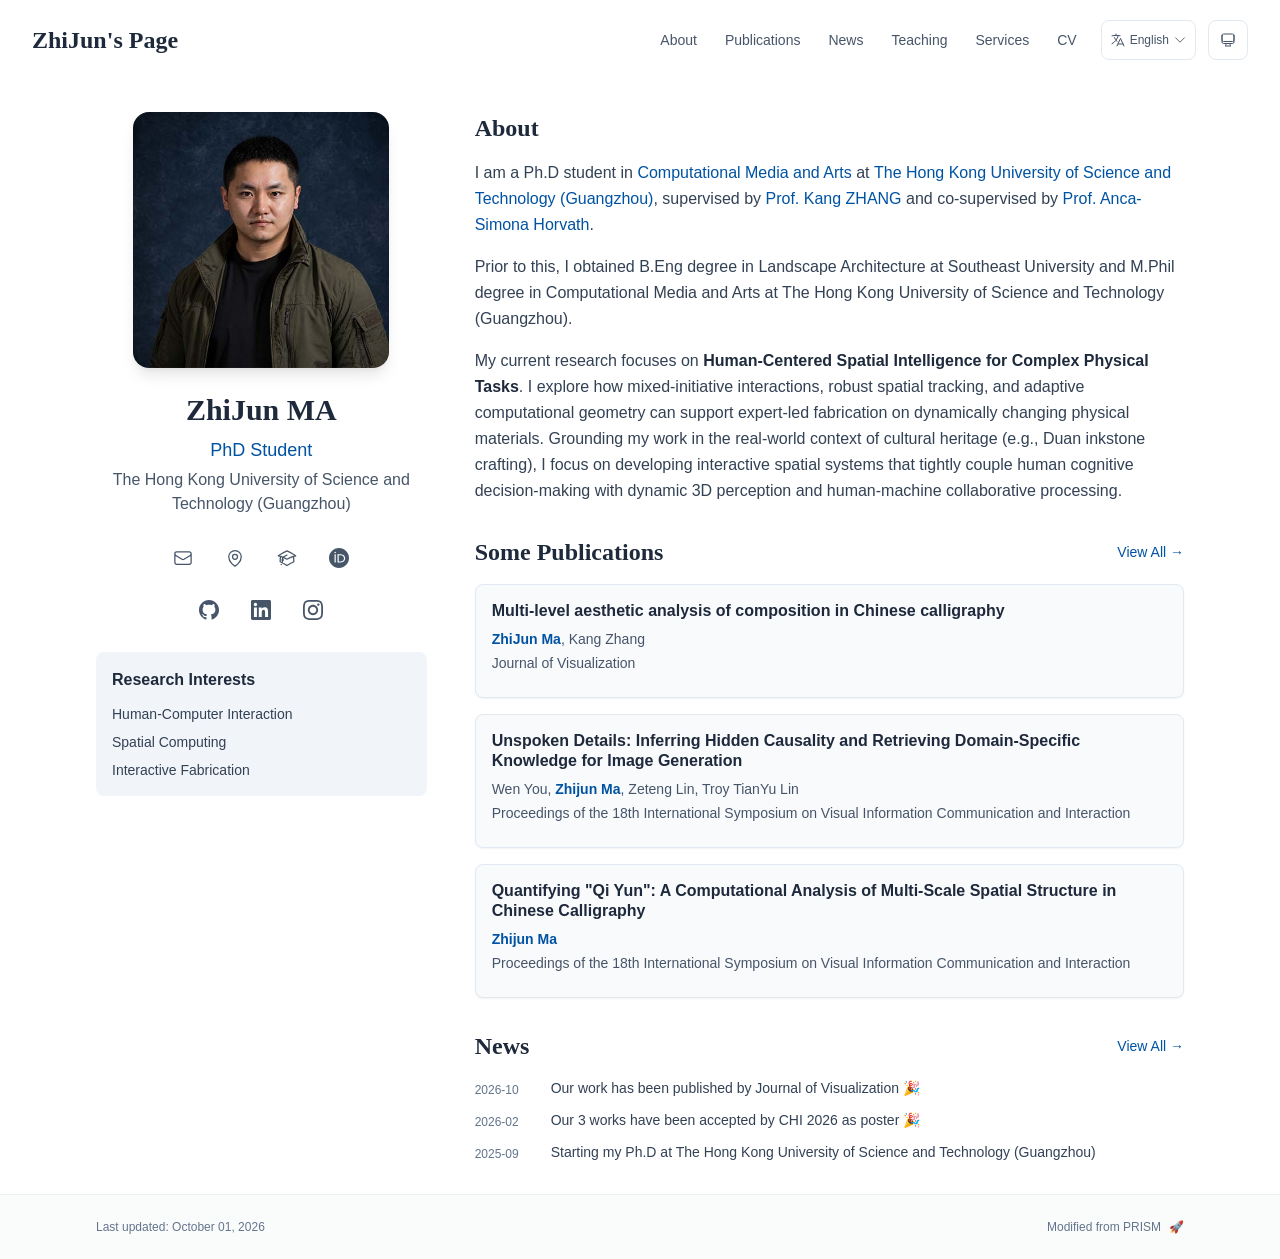
<file: index.html>
<!DOCTYPE html><html lang="en" class="scroll-smooth"><head><meta charSet="utf-8"/><meta name="viewport" content="width=device-width, initial-scale=1"/><link rel="preload" as="image" href="/aaa_L.jpg"/><link rel="stylesheet" href="/_next/static/css/a02adbc703276df4.css" data-precedence="next"/><link rel="preload" as="script" fetchPriority="low" href="/_next/static/chunks/webpack-679b75d1c4c2027c.js"/><script src="/_next/static/chunks/4bd1b696-70b6d399998de86a.js" async=""></script><script src="/_next/static/chunks/684-5aaa8290a129f299.js" async=""></script><script src="/_next/static/chunks/main-app-78a207ebc444128a.js" async=""></script><script src="/_next/static/chunks/985-3e1382af6bf4951a.js" async=""></script><script src="/_next/static/chunks/291-e39730cc9327e39b.js" async=""></script><script src="/_next/static/chunks/app/layout-5eb190a9ce68a3cc.js" async=""></script><script src="/_next/static/chunks/178-595a94b9af1e67b5.js" async=""></script><script src="/_next/static/chunks/900-1e90e9ba6e478812.js" async=""></script><script src="/_next/static/chunks/app/page-942c8e7821b0ce95.js" async=""></script><link rel="icon" href="/favicon.svg" type="image/svg+xml"/><link rel="dns-prefetch" href="https://jialeliu.com"/><link rel="preconnect" href="https://jialeliu.com" crossorigin=""/><link rel="preload" as="font" type="font/woff2" href="https://jialeliu.com/fonts/georgiab.woff2" crossorigin=""/><script>
              try {
                const theme = localStorage.getItem('theme-storage');
                const parsed = theme ? JSON.parse(theme) : null;
                const setting = parsed?.state?.theme || 'system';
                const prefersDark = typeof window !== 'undefined' && window.matchMedia && window.matchMedia('(prefers-color-scheme: dark)').matches;
                const effective = setting === 'dark' ? 'dark' : (setting === 'light' ? 'light' : (prefersDark ? 'dark' : 'light'));
                var root = document.documentElement;
                root.classList.add(effective);
                root.setAttribute('data-theme', effective);
              } catch (e) {
                var root = document.documentElement;
                root.classList.add('light');
                root.setAttribute('data-theme', 'light');
              }
            </script><script>
    try {
      const cfg = {"enabled":true,"locales":["zh","en"],"defaultLocale":"en","mode":"fixed","fixedLocale":"en","persist":true,"switcher":true,"labels":{"zh":"中文","en":"English"}};
      const storageKey = 'locale-storage';
      const normalize = (value) => typeof value === 'string' ? value.trim().replace('_', '-').toLowerCase() : '';
      const matchLocale = (candidate) => {
        const normalized = normalize(candidate);
        if (!normalized) return null;
        if (cfg.locales.includes(normalized)) return normalized;
        const language = normalized.split('-')[0];
        if (cfg.locales.includes(language)) return language;
        return null;
      };

      let resolved = null;

      if (cfg.persist) {
        resolved = matchLocale(localStorage.getItem(storageKey));
      }

      if (!resolved) {
        if (cfg.mode === 'fixed') {
          resolved = cfg.fixedLocale;
        } else {
          resolved = matchLocale(navigator.language);
        }
      }

      if (!resolved) {
        resolved = cfg.defaultLocale;
      }

      const root = document.documentElement;
      root.lang = resolved;
      root.setAttribute('data-locale', resolved);

      if (cfg.persist) {
        localStorage.setItem(storageKey, resolved);
      }
    } catch (e) {
      const root = document.documentElement;
      root.lang = 'en';
      root.setAttribute('data-locale', 'en');
    }
  </script><title>ZhiJun&#x27;s Page</title><meta name="description" content="PhD student at The Hong Kong University of Science and Technology (Guangzhou)."/><meta name="author" content="ZhiJun MA"/><meta name="keywords" content="ZhiJun MA,PhD,Research,The Hong Kong University of Science and Technology (Guangzhou)"/><meta name="creator" content="ZhiJun MA"/><meta name="publisher" content="ZhiJun MA"/><meta property="og:title" content="ZhiJun&#x27;s Page"/><meta property="og:description" content="PhD student at The Hong Kong University of Science and Technology (Guangzhou)."/><meta property="og:site_name" content="ZhiJun MA&#x27;s Academic Website"/><meta property="og:locale" content="en_US"/><meta property="og:type" content="website"/><meta name="twitter:card" content="summary"/><meta name="twitter:title" content="ZhiJun&#x27;s Page"/><meta name="twitter:description" content="PhD student at The Hong Kong University of Science and Technology (Guangzhou)."/><link rel="icon" href="/favicon.svg"/><script>document.querySelectorAll('body link[rel="icon"], body link[rel="apple-touch-icon"]').forEach(el => document.head.appendChild(el))</script><script src="/_next/static/chunks/polyfills-42372ed130431b0a.js" noModule=""></script></head><body class="font-sans antialiased"><div style="visibility:hidden"><nav class="fixed top-0 left-0 right-0 z-50" data-headlessui-state=""><div class="transition-all duration-300 ease-out bg-transparent" style="transform:translateY(-100px)"><div class="max-w-7xl mx-auto px-4 sm:px-6 lg:px-8"><div class="flex justify-between items-center h-16 lg:h-20"><div class="flex-shrink-0" tabindex="0"><a class="text-xl lg:text-2xl font-serif font-semibold text-primary hover:text-accent transition-colors duration-200" href="/">ZhiJun&#x27;s Page</a></div><div class="hidden lg:block"><div class="ml-10 flex items-center space-x-3"><div class="relative flex items-baseline space-x-1"><a data-nav-href="/" class="relative px-3 py-2 text-sm font-medium rounded-lg transition-colors duration-150 text-primary" href="/">About</a><a data-nav-href="/publications" class="relative px-3 py-2 text-sm font-medium rounded-lg transition-colors duration-150 text-neutral-600" href="/publications/">Publications</a><a data-nav-href="/news" class="relative px-3 py-2 text-sm font-medium rounded-lg transition-colors duration-150 text-neutral-600" href="/news/">News</a><a data-nav-href="/teaching" class="relative px-3 py-2 text-sm font-medium rounded-lg transition-colors duration-150 text-neutral-600" href="/teaching/">Teaching</a><a data-nav-href="/services" class="relative px-3 py-2 text-sm font-medium rounded-lg transition-colors duration-150 text-neutral-600" href="/services/">Services</a><a data-nav-href="/cv" class="relative px-3 py-2 text-sm font-medium rounded-lg transition-colors duration-150 text-neutral-600" href="/cv/">CV</a></div><div class="flex items-center justify-center w-14 h-10 rounded-lg border border-neutral-200 dark:border-[rgba(148,163,184,0.24)] bg-background dark:bg-neutral-800"><div class="w-6 h-4 rounded bg-neutral-300 animate-pulse"></div></div><div class="flex items-center justify-center w-10 h-10 rounded-lg border border-neutral-200 dark:border-[rgba(148,163,184,0.24)] bg-background dark:bg-neutral-800"><div class="w-4 h-4 rounded-full bg-neutral-300 animate-pulse"></div></div></div></div><div class="lg:hidden flex items-center space-x-2"><div class="flex items-center justify-center w-14 h-10 rounded-lg border border-neutral-200 dark:border-[rgba(148,163,184,0.24)] bg-background dark:bg-neutral-800"><div class="w-6 h-4 rounded bg-neutral-300 animate-pulse"></div></div><div class="flex items-center justify-center w-10 h-10 rounded-lg border border-neutral-200 dark:border-[rgba(148,163,184,0.24)] bg-background dark:bg-neutral-800"><div class="w-4 h-4 rounded-full bg-neutral-300 animate-pulse"></div></div><button class="inline-flex items-center justify-center p-2 rounded-md text-neutral-600 hover:text-primary hover:bg-neutral-100 dark:hover:bg-neutral-800 focus:outline-none focus:ring-2 focus:ring-inset focus:ring-accent transition-colors duration-200" id="headlessui-disclosure-button-«R7pdb»" type="button" aria-expanded="false" data-headlessui-state=""><span class="sr-only">Open main menu</span><div><svg xmlns="http://www.w3.org/2000/svg" fill="none" viewBox="0 0 24 24" stroke-width="1.5" stroke="currentColor" aria-hidden="true" data-slot="icon" class="block h-6 w-6"><path stroke-linecap="round" stroke-linejoin="round" d="M3.75 6.75h16.5M3.75 12h16.5m-16.5 5.25h16.5"></path></svg></div></button></div></div></div></div></nav><main class="min-h-screen pt-16 lg:pt-20"><div class="max-w-6xl mx-auto px-4 sm:px-6 lg:px-8 py-8 bg-background min-h-screen"><div class="grid grid-cols-1 lg:grid-cols-3 gap-12"><div class="lg:col-span-1"><div class="sticky top-8" style="opacity:0;transform:translateY(20px)"><div class="w-40 h-40 sm:w-56 sm:h-56 md:w-64 md:h-64 mx-auto mb-6 rounded-2xl overflow-hidden shadow-lg hover:shadow-xl transition-all duration-200 hover:scale-105"><img alt="ZhiJun MA" width="256" height="256" decoding="async" data-nimg="1" class="w-full h-full object-cover object-[32%_center]" style="color:transparent" src="/aaa_L.jpg"/></div><div class="text-center mb-6"><h1 class="text-3xl font-serif font-bold text-primary mb-2">ZhiJun MA</h1><p class="text-lg text-accent font-medium mb-1">PhD Student</p><p class="text-neutral-600 mb-2">The Hong Kong University of Science and Technology (Guangzhou)</p></div><div class="flex justify-center mb-6 px-2"><div class="w-full"><div class="relative space-y-3 sm:space-y-4"><div class="flex justify-center gap-3 sm:gap-4"><div class="relative"><button class="p-2 sm:p-2 transition-colors duration-200 text-neutral-600 dark:text-neutral-400 hover:text-accent" aria-label="Email"><svg xmlns="http://www.w3.org/2000/svg" fill="none" viewBox="0 0 24 24" stroke-width="1.5" stroke="currentColor" aria-hidden="true" data-slot="icon" class="h-5 w-5"><path stroke-linecap="round" stroke-linejoin="round" d="M21.75 6.75v10.5a2.25 2.25 0 0 1-2.25 2.25h-15a2.25 2.25 0 0 1-2.25-2.25V6.75m19.5 0A2.25 2.25 0 0 0 19.5 4.5h-15a2.25 2.25 0 0 0-2.25 2.25m19.5 0v.243a2.25 2.25 0 0 1-1.07 1.916l-7.5 4.615a2.25 2.25 0 0 1-2.36 0L3.32 8.91a2.25 2.25 0 0 1-1.07-1.916V6.75"></path></svg></button></div><div class="relative"><button class="p-2 sm:p-2 transition-colors duration-200 text-neutral-600 dark:text-neutral-400 hover:text-accent" aria-label="Location"><svg xmlns="http://www.w3.org/2000/svg" fill="none" viewBox="0 0 24 24" stroke-width="1.5" stroke="currentColor" aria-hidden="true" data-slot="icon" class="h-5 w-5"><path stroke-linecap="round" stroke-linejoin="round" d="M15 10.5a3 3 0 1 1-6 0 3 3 0 0 1 6 0Z"></path><path stroke-linecap="round" stroke-linejoin="round" d="M19.5 10.5c0 7.142-7.5 11.25-7.5 11.25S4.5 17.642 4.5 10.5a7.5 7.5 0 1 1 15 0Z"></path></svg></button></div><a href="https://scholar.google.com/citations?user=3rgtbDEAAAAJ" target="_blank" rel="noopener noreferrer" class="p-2 sm:p-2 text-neutral-600 dark:text-neutral-400 hover:text-accent transition-colors duration-200" aria-label="Google Scholar"><svg xmlns="http://www.w3.org/2000/svg" fill="none" viewBox="0 0 24 24" stroke-width="1.5" stroke="currentColor" aria-hidden="true" data-slot="icon" class="h-5 w-5"><path stroke-linecap="round" stroke-linejoin="round" d="M4.26 10.147a60.438 60.438 0 0 0-.491 6.347A48.62 48.62 0 0 1 12 20.904a48.62 48.62 0 0 1 8.232-4.41 60.46 60.46 0 0 0-.491-6.347m-15.482 0a50.636 50.636 0 0 0-2.658-.813A59.906 59.906 0 0 1 12 3.493a59.903 59.903 0 0 1 10.399 5.84c-.896.248-1.783.52-2.658.814m-15.482 0A50.717 50.717 0 0 1 12 13.489a50.702 50.702 0 0 1 7.74-3.342M6.75 15a.75.75 0 1 0 0-1.5.75.75 0 0 0 0 1.5Zm0 0v-3.675A55.378 55.378 0 0 1 12 8.443m-7.007 11.55A5.981 5.981 0 0 0 6.75 15.75v-1.5"></path></svg></a><a href="https://orcid.org/0000-0002-8091-3760" target="_blank" rel="noopener noreferrer" class="p-2 sm:p-2 text-neutral-600 dark:text-neutral-400 hover:text-accent transition-colors duration-200" aria-label="ORCID"><svg viewBox="0 0 24 24" fill="currentColor" class="h-5 w-5" xmlns="http://www.w3.org/2000/svg"><path d="M12 0C5.372 0 0 5.372 0 12s5.372 12 12 12 12-5.372 12-12S18.628 0 12 0zM7.369 4.378c.525 0 .947.431.947.947s-.422.947-.947.947a.95.95 0 0 1-.947-.947c0-.525.422-.947.947-.947zm-.722 3.038h1.444v10.041H6.647V7.416zm3.562 0h3.9c3.712 0 5.344 2.653 5.344 5.025 0 2.578-2.016 5.025-5.325 5.025h-3.919V7.416zm1.444 1.303v7.444h2.297c3.272 0 4.022-2.484 4.022-3.722 0-2.016-1.284-3.722-4.097-3.722h-2.222z"></path></svg></a><a href="https://github.com/Zhijun213" target="_blank" rel="noopener noreferrer" class="p-2 sm:p-2 text-neutral-600 dark:text-neutral-400 hover:text-accent transition-colors duration-200" aria-label="GitHub"><svg viewBox="0 0 24 24" fill="currentColor" class="h-5 w-5" xmlns="http://www.w3.org/2000/svg"><path d="M12 0c-6.626 0-12 5.373-12 12 0 5.302 3.438 9.8 8.207 11.387.599.111.793-.261.793-.577v-2.234c-3.338.726-4.033-1.416-4.033-1.416-.546-1.387-1.333-1.756-1.333-1.756-1.089-.745.083-.729.083-.729 1.205.084 1.839 1.237 1.839 1.237 1.07 1.834 2.807 1.304 3.492.997.107-.775.418-1.305.762-1.604-2.665-.305-5.467-1.334-5.467-5.931 0-1.311.469-2.381 1.236-3.221-.124-.303-.535-1.524.117-3.176 0 0 1.008-.322 3.301 1.23.957-.266 1.983-.399 3.003-.404 1.02.005 2.047.138 3.006.404 2.291-1.552 3.297-1.23 3.297-1.23.653 1.653.242 2.874.118 3.176.77.84 1.235 1.911 1.235 3.221 0 4.609-2.807 5.624-5.479 5.921.43.372.823 1.102.823 2.222v 3.293c0 .319.192.694.801.576 4.765-1.589 8.199-6.086 8.199-11.386 0-6.627-5.373-12-12-12z"></path></svg></a><a href="https://www.linkedin.com/in/zhijun213" target="_blank" rel="noopener noreferrer" class="p-2 sm:p-2 text-neutral-600 dark:text-neutral-400 hover:text-accent transition-colors duration-200" aria-label="LinkedIn"><svg viewBox="0 0 24 24" fill="currentColor" class="h-5 w-5" xmlns="http://www.w3.org/2000/svg"><path d="M20.447 20.452h-3.554v-5.569c0-1.328-.027-3.037-1.852-3.037-1.853 0-2.136 1.445-2.136 2.939v5.667H9.351V9h3.414v1.561h.046c.477-.9 1.637-1.85 3.37-1.85 3.601 0 4.267 2.37 4.267 5.455v6.286zM5.337 7.433c-1.144 0-2.063-.926-2.063-2.065 0-1.138.92-2.063 2.063-2.063 1.14 0 2.064.925 2.064 2.063 0 1.139-.925 2.065-2.064 2.065zm1.782 13.019H3.555V9h3.564v11.452zM22.225 0H1.771C.792 0 0 .774 0 1.729v20.542C0 23.227.792 24 1.771 24h20.451C23.2 24 24 23.227 24 22.271V1.729C24 .774 23.2 0 22.225 0z"></path></svg></a><a href="https://www.instagram.com/mtyrosus" target="_blank" rel="noopener noreferrer" class="p-2 sm:p-2 text-neutral-600 dark:text-neutral-400 hover:text-accent transition-colors duration-200" aria-label="Instagram"><svg viewBox="0 0 24 24" fill="currentColor" class="h-5 w-5" xmlns="http://www.w3.org/2000/svg"><path d="M12 2.163c3.204 0 3.584.012 4.85.07 3.252.148 4.771 1.691 4.919 4.919.058 1.265.069 1.645.069 4.849 0 3.205-.012 3.584-.069 4.849-.149 3.225-1.664 4.771-4.919 4.919-1.266.058-1.644.07-4.85.07-3.204 0-3.584-.012-4.849-.07-3.26-.149-4.771-1.699-4.919-4.92-.058-1.265-.07-1.644-.07-4.849 0-3.204.013-3.583.07-4.849.149-3.227 1.664-4.771 4.919-4.919 1.266-.057 1.645-.069 4.849-.069zm0-2.163c-3.259 0-3.667.014-4.947.072-4.358.2-6.78 2.618-6.98 6.98-.059 1.281-.073 1.689-.073 4.948 0 3.259.014 3.668.072 4.948.2 4.358 2.618 6.78 6.98 6.98 1.281.058 1.689.072 4.948.072 3.259 0 3.668-.014 4.948-.072 4.354-.2 6.782-2.618 6.979-6.98.059-1.28.073-1.689.073-4.948 0-3.259-.014-3.667-.072-4.947-.196-4.354-2.617-6.78-6.979-6.98-1.281-.059-1.69-.073-4.949-.073zm0 5.838c-3.403 0-6.162 2.759-6.162 6.162s2.759 6.163 6.162 6.163 6.162-2.759 6.162-6.163c0-3.403-2.759-6.162-6.162-6.162zm0 10.162c-2.209 0-4-1.79-4-4 0-2.209 1.791-4 4-4s4 1.791 4 4c0 2.21-1.791 4-4 4zm6.406-11.845c-.796 0-1.441.645-1.441 1.44s.645 1.44 1.441 1.44c.795 0 1.439-.645 1.439-1.44s-.644-1.44-1.439-1.44z"></path></svg></a></div></div></div></div><div class="bg-neutral-100 dark:bg-neutral-800 rounded-lg p-4 mb-6 hover:shadow-lg transition-all duration-200 hover:scale-[1.02]"><h3 class="font-semibold text-primary mb-3">Research Interests</h3><div class="space-y-2 text-sm text-neutral-700 dark:text-neutral-500"><div>Human-Computer Interaction</div><div>Spatial Computing</div><div>Interactive Fabrication</div></div></div></div></div><div class="lg:col-span-2 space-y-8"><section id="about" class="scroll-mt-24 space-y-8"><section style="opacity:0;transform:translateY(20px)"><h2 class="text-2xl font-serif font-bold text-primary mb-4">About</h2><div class="text-neutral-700 dark:text-neutral-600 leading-relaxed"><p class="mb-4 last:mb-0">I am a Ph.D student in <strong class="font-semibold text-primary"><a href="https://cma.hkust-gz.edu.cn" node="[object Object]" target="_blank" rel="noopener noreferrer" class="text-accent font-medium transition-all duration-200 rounded hover:bg-accent/10 hover:shadow-sm">Computational Media and Arts</a></strong> at <strong class="font-semibold text-primary"><a href="https://www.hkust-gz.edu.cn/" node="[object Object]" target="_blank" rel="noopener noreferrer" class="text-accent font-medium transition-all duration-200 rounded hover:bg-accent/10 hover:shadow-sm">The Hong Kong University of Science and Technology (Guangzhou)</a></strong>, supervised by <a href="https://cma.hkust-gz.edu.cn/faculty-regular/kang-zhang/" node="[object Object]" target="_blank" rel="noopener noreferrer" class="text-accent font-medium transition-all duration-200 rounded hover:bg-accent/10 hover:shadow-sm">Prof. Kang ZHANG</a> and co-supervised by <a href="https://cma.hkust-gz.edu.cn/faculty-regular/anca-simona-horvath/" node="[object Object]" target="_blank" rel="noopener noreferrer" class="text-accent font-medium transition-all duration-200 rounded hover:bg-accent/10 hover:shadow-sm">Prof. Anca-Simona Horvath</a>.</p>
<p class="mb-4 last:mb-0">Prior to this, I obtained B.Eng degree in Landscape Architecture at Southeast University and M.Phil degree in Computational Media and Arts at The Hong Kong University of Science and Technology (Guangzhou).</p>
<p class="mb-4 last:mb-0">My current research focuses on  <strong class="font-semibold text-primary">Human-Centered Spatial Intelligence for Complex Physical Tasks</strong>. I explore how mixed-initiative interactions, robust spatial tracking, and adaptive computational geometry can support expert-led fabrication on dynamically changing physical materials. Grounding my work in the real-world context of cultural heritage (e.g., Duan inkstone crafting), I focus on developing interactive spatial systems that tightly couple human cognitive decision-making with dynamic 3D perception and human-machine collaborative processing.</p></div></section><section style="opacity:0;transform:translateY(20px)"><div class="flex items-center justify-between mb-4"><h2 class="text-2xl font-serif font-bold text-primary">Some Publications</h2><a class="text-accent hover:text-accent-dark text-sm font-medium transition-all duration-200 rounded hover:bg-accent/10 hover:shadow-sm" href="/publications/">View All<!-- --> →</a></div><div class="space-y-4"><div class="bg-neutral-50 dark:bg-neutral-800 p-4 rounded-lg shadow-sm border border-neutral-200 dark:border-[rgba(148,163,184,0.24)] hover:shadow-lg transition-all duration-200 hover:scale-[1.02]" style="opacity:0;transform:translateY(20px)"><h3 class="font-semibold text-primary mb-2 leading-tight">Multi-level aesthetic analysis of composition in Chinese calligraphy</h3><p class="text-sm text-neutral-600 dark:text-neutral-500 mb-1"><span><span class="font-semibold text-accent ">ZhiJun Ma</span>, </span><span><span class=" ">Kang Zhang</span></span></p><p class="text-sm text-neutral-600 dark:text-neutral-500 mb-2">Journal of Visualization</p></div><div class="bg-neutral-50 dark:bg-neutral-800 p-4 rounded-lg shadow-sm border border-neutral-200 dark:border-[rgba(148,163,184,0.24)] hover:shadow-lg transition-all duration-200 hover:scale-[1.02]" style="opacity:0;transform:translateY(20px)"><h3 class="font-semibold text-primary mb-2 leading-tight">Unspoken Details: Inferring Hidden Causality and Retrieving Domain-Specific Knowledge for Image Generation</h3><p class="text-sm text-neutral-600 dark:text-neutral-500 mb-1"><span><span class=" ">Wen You</span>, </span><span><span class="font-semibold text-accent ">Zhijun Ma</span>, </span><span><span class=" ">Zeteng Lin</span>, </span><span><span class=" ">Troy TianYu Lin</span></span></p><p class="text-sm text-neutral-600 dark:text-neutral-500 mb-2">Proceedings of the 18th International Symposium on Visual Information Communication and Interaction</p></div><div class="bg-neutral-50 dark:bg-neutral-800 p-4 rounded-lg shadow-sm border border-neutral-200 dark:border-[rgba(148,163,184,0.24)] hover:shadow-lg transition-all duration-200 hover:scale-[1.02]" style="opacity:0;transform:translateY(20px)"><h3 class="font-semibold text-primary mb-2 leading-tight">Quantifying &quot;Qi Yun&quot;: A Computational Analysis of Multi-Scale Spatial Structure in Chinese Calligraphy</h3><p class="text-sm text-neutral-600 dark:text-neutral-500 mb-1"><span><span class="font-semibold text-accent ">Zhijun Ma</span></span></p><p class="text-sm text-neutral-600 dark:text-neutral-500 mb-2">Proceedings of the 18th International Symposium on Visual Information Communication and Interaction</p></div></div></section><section style="opacity:0;transform:translateY(20px)"><div class="flex items-center justify-between mb-4"><h2 class="text-2xl font-serif font-bold text-primary">News</h2><a class="text-accent hover:text-accent-dark text-sm font-medium transition-all duration-200 rounded hover:bg-accent/10 hover:shadow-sm" href="/news/">View All<!-- --> →</a></div><div class="space-y-3"><div class="flex items-start space-x-3"><span class="text-xs text-neutral-500 mt-1 w-16 flex-shrink-0">2026-10</span><p class="text-sm text-neutral-700">Our work has been published by Journal of Visualization 🎉</p></div><div class="flex items-start space-x-3"><span class="text-xs text-neutral-500 mt-1 w-16 flex-shrink-0">2026-02</span><p class="text-sm text-neutral-700">Our 3 works have been accepted by CHI 2026 as poster 🎉</p></div><div class="flex items-start space-x-3"><span class="text-xs text-neutral-500 mt-1 w-16 flex-shrink-0">2025-09</span><p class="text-sm text-neutral-700">Starting my Ph.D at The Hong Kong University of Science and Technology (Guangzhou)</p></div></div></section></section></div></div></div><!--$--><!--/$--><!--$--><!--/$--></main><footer class="border-t border-neutral-200/50 bg-neutral-50/50 dark:bg-neutral-900/50 dark:border-neutral-700/50"><div class="max-w-6xl mx-auto px-4 sm:px-6 lg:px-8 py-6"><div class="flex flex-col sm:flex-row justify-between items-center gap-2"><p class="text-xs text-neutral-500">Last updated<!-- -->: <!-- -->October 01, 2026</p><p class="text-xs text-neutral-500 flex items-center"><a href="https://github.com/xyjoey/PRISM" target="_blank" rel="noopener noreferrer">Modified from PRISM</a><span class="ml-2">🚀</span></p></div></div></footer></div><script src="/_next/static/chunks/webpack-679b75d1c4c2027c.js" async=""></script><script>(self.__next_f=self.__next_f||[]).push([0])</script><script>self.__next_f.push([1,"1:\"$Sreact.fragment\"\n3:I[3719,[\"985\",\"static/chunks/985-3e1382af6bf4951a.js\",\"291\",\"static/chunks/291-e39730cc9327e39b.js\",\"177\",\"static/chunks/app/layout-5eb190a9ce68a3cc.js\"],\"ThemeProvider\"]\n4:I[310,[\"985\",\"static/chunks/985-3e1382af6bf4951a.js\",\"291\",\"static/chunks/291-e39730cc9327e39b.js\",\"177\",\"static/chunks/app/layout-5eb190a9ce68a3cc.js\"],\"LocaleProvider\"]\n5:I[4574,[\"985\",\"static/chunks/985-3e1382af6bf4951a.js\",\"291\",\"static/chunks/291-e39730cc9327e39b.js\",\"177\",\"static/chunks/app/layout-5eb190a9ce68a3cc.js\"],\"default\"]\n6:I[7555,[],\"\"]\n7:I[1295,[],\"\"]\n8:I[2548,[\"985\",\"static/chunks/985-3e1382af6bf4951a.js\",\"291\",\"static/chunks/291-e39730cc9327e39b.js\",\"177\",\"static/chunks/app/layout-5eb190a9ce68a3cc.js\"],\"default\"]\n9:I[7215,[\"985\",\"static/chunks/985-3e1382af6bf4951a.js\",\"178\",\"static/chunks/178-595a94b9af1e67b5.js\",\"900\",\"static/chunks/900-1e90e9ba6e478812.js\",\"974\",\"static/chunks/app/page-942c8e7821b0ce95.js\"],\"default\"]\n17:I[9665,[],\"MetadataBoundary\"]\n19:I[9665,[],\"OutletBoundary\"]\n1c:I[4911,[],\"AsyncMetadataOutlet\"]\n1e:I[9665,[],\"ViewportBoundary\"]\n20:I[6614,[],\"\"]\n:HL[\"/_next/static/css/a02adbc703276df4.css\",\"style\"]\n2:T591,\n    try {\n      const cfg = {\"enabled\":true,\"locales\":[\"zh\",\"en\"],\"defaultLocale\":\"en\",\"mode\":\"fixed\",\"fixedLocale\":\"en\",\"persist\":true,\"switcher\":true,\"labels\":{\"zh\":\"中文\",\"en\":\"English\"}};\n      const storageKey = 'locale-storage';\n      const normalize = (value) =\u003e typeof value === 'string' ? value.trim().replace('_', '-').toLowerCase() : '';\n      const matchLocale = (candidate) =\u003e {\n        const normalized = normalize(candidate);\n        if (!normalized) return null;\n        if (cfg.locales.includes(normalized)) return normalized;\n        const language = normalized.split('-')[0];\n        if (cfg.locales.includes(language)) return language;\n        return null;\n      };\n\n      let resolved = null;\n\n      if (cfg.persist) {\n        resolved = matchLocale(localStorage.getItem(storageKey));\n      }\n\n      if (!resolved) {\n        if (cfg.mode === 'fixed') {\n          resolv"])</script><script>self.__next_f.push([1,"ed = cfg.fixedLocale;\n        } else {\n          resolved = matchLocale(navigator.language);\n        }\n      }\n\n      if (!resolved) {\n        resolved = cfg.defaultLocale;\n      }\n\n      const root = document.documentElement;\n      root.lang = resolved;\n      root.setAttribute('data-locale', resolved);\n\n      if (cfg.persist) {\n        localStorage.setItem(storageKey, resolved);\n      }\n    } catch (e) {\n      const root = document.documentElement;\n      root.lang = 'en';\n      root.setAttribute('data-locale', 'en');\n    }\n  a:T6cb,The aesthetic power of Chinese calligraphy is rooted in Qi Yun (气韵), the expressive vitality and spiritual resonance conveyed through calligraphic forms, a quality that emerges from the multi-scale interplay of form, void, and rhythm across the entire composition rather than from any individual stroke. Despite centuries of rich theoretical discourse, this holistic spatial dimension has largely resisted objective analysis, leaving digital heritage scholarship reliant on qualitative connoisseurship. This paper presents a four-level visual analytics framework that quantifies the spatial structure of Chinese calligraphy from the macro to the micro-scale, spanning the overall composition, column, character, and stroke levels. Each level contributes interpretable computational metrics (brightness variation, boundary point nearest-neighbor distances, Voronoi spatial axes, inter-character spacing variance, center-of-mass dynamics, and stroke curvature entropy), all formally linked to named principles from classical calligraphy treatises. We evaluate the framework through a comparative case study on three structurally distinct versions of Mi Fu's Sui Feng Tie and through three extended quantitative experiments on spatial rhythm, structural dynamics, and kinematic energy. Results show that the framework differentiates the spatial and structural profiles of the historical reference, a seal-altered version, and a modern rewrite, and that each metric can be interpreted in relation to a corresp"])</script><script>self.__next_f.push([1,"onding classical aesthetic concept. Beyond cultural-heritage documentation, the framework offers practical tools for calligraphic education and suggests interpretable aesthetic constraints as a direction for generative AI systems.b:T836,"])</script><script>self.__next_f.push([1,"@article{Macali2026,\n  author = {Ma, ZhiJun\nand Zhang, Kang},\n  title = {Multi-level aesthetic analysis of composition in Chinese calligraphy},\n  journal = {Journal of Visualization},\n  year = {2026},\n  month = {Oct},\n  day = {09},\n  abstract = {The aesthetic power of Chinese calligraphy is rooted in Qi Yun (气韵), the expressive vitality and spiritual resonance conveyed through calligraphic forms, a quality that emerges from the multi-scale interplay of form, void, and rhythm across the entire composition rather than from any individual stroke. Despite centuries of rich theoretical discourse, this holistic spatial dimension has largely resisted objective analysis, leaving digital heritage scholarship reliant on qualitative connoisseurship. This paper presents a four-level visual analytics framework that quantifies the spatial structure of Chinese calligraphy from the macro to the micro-scale, spanning the overall composition, column, character, and stroke levels. Each level contributes interpretable computational metrics (brightness variation, boundary point nearest-neighbor distances, Voronoi spatial axes, inter-character spacing variance, center-of-mass dynamics, and stroke curvature entropy), all formally linked to named principles from classical calligraphy treatises. We evaluate the framework through a comparative case study on three structurally distinct versions of Mi Fu's Sui Feng Tie and through three extended quantitative experiments on spatial rhythm, structural dynamics, and kinematic energy. Results show that the framework differentiates the spatial and structural profiles of the historical reference, a seal-altered version, and a modern rewrite, and that each metric can be interpreted in relation to a corresponding classical aesthetic concept. Beyond cultural-heritage documentation, the framework offers practical tools for calligraphic education and suggests interpretable aesthetic constraints as a direction for generative AI systems.},\n  issn = {1875-8975},\n  doi = {10.1007/s12650-026-01155-z},\n  url = {https://doi.org/10.1007/s12650-026-01155-z}\n}"])</script><script>self.__next_f.push([1,"c:T5d1,Text-to-image (T2I) generation has advanced significantly in recent years, yet current models often struggle with prompts that imply causal sequences or require knowledge of culturally grounded entities. This limitation stems from a fundamental \"semantic gap\" between a user’s rich intent and the model’s statistical interpretation of text. To address these limitations, we propose a causality-aware multimodal framework that integrates large language models (LLMs), visual-language verification, and domain-specific image retrieval within an iterative, self-correcting pipeline. The system first decomposes prompts into structured representations of causal chains and named entities. It then retrieves aligned visual references from a multimodal knowledge base to ground these abstract concepts. These components are fused into an enriched multimodal prompt for a frozen-backbone diffusion model. A verification module, powered by a Vision-Language Model (VLM), evaluates the causal and semantic consistency of the generated output, triggering a refinement loop when necessary. This closed-loop design enables more coherent, grounded, and context-sensitive image synthesis, particularly in complex or culturally nuanced scenarios. Our approach expands the expressive capacity of T2I systems by explicitly modeling and integrating the unspoken details of physical logic and domain knowledge, thereby bridging the semantic gap and producing images that are more faithful to user intent.d:T86d,"])</script><script>self.__next_f.push([1,"@inproceedings{you2025unspoken,\n  author = {You, Wen and Ma, Zhijun and Lin, Zeteng and Lin, Troy TianYu},\n  title = {Unspoken Details: Inferring Hidden Causality and Retrieving Domain-Specific Knowledge for Image Generation},\n  year = {2025},\n  isbn = {9798400718458},\n  publisher = {Association for Computing Machinery},\n  address = {New York, NY, USA},\n  url = {https://doi.org/10.1145/3769534.3769595},\n  doi = {10.1145/3769534.3769595},\n  abstract = {Text-to-image (T2I) generation has advanced significantly in recent years, yet current models often struggle with prompts that imply causal sequences or require knowledge of culturally grounded entities. This limitation stems from a fundamental \"semantic gap\" between a user’s rich intent and the model’s statistical interpretation of text. To address these limitations, we propose a causality-aware multimodal framework that integrates large language models (LLMs), visual-language verification, and domain-specific image retrieval within an iterative, self-correcting pipeline. The system first decomposes prompts into structured representations of causal chains and named entities. It then retrieves aligned visual references from a multimodal knowledge base to ground these abstract concepts. These components are fused into an enriched multimodal prompt for a frozen-backbone diffusion model. A verification module, powered by a Vision-Language Model (VLM), evaluates the causal and semantic consistency of the generated output, triggering a refinement loop when necessary. This closed-loop design enables more coherent, grounded, and context-sensitive image synthesis, particularly in complex or culturally nuanced scenarios. Our approach expands the expressive capacity of T2I systems by explicitly modeling and integrating the unspoken details of physical logic and domain knowledge, thereby bridging the semantic gap and producing images that are more faithful to user intent.},\n  booktitle = {Proceedings of the 18th International Symposium on Visual Information Communication and Interaction},\n  articleno = {36},\n  numpages = {5},\n  location = {Linz, Austria},\n  series = {VINCI '25}\n}"])</script><script>self.__next_f.push([1,"e:T5ce,Chinese calligraphy, a cornerstone of East Asian cultural heritage, is aesthetically governed by \"Qi Yun\"(气韵), or \"spirit resonance,\" a concept deeply tied to the work’s spatial composition and vitality. Traditional analysis of \"Qi Yun\" relies on subjective interpretation, hindering objective evaluation and digital preservation. This study bridges this gap by introducing a computational framework to quantify \"Qi Yun\" through the analysis of multi-scale spatial features. We focus on the holistic structure of calligraphic works by extracting a comprehensive set of metrics that correspond to classical aesthetic principles. These include brightness distribution (reflecting \"void and substance\"), boundary point distribution (capturing spatial texture), white space structure via Voronoi diagrams and space syntax (analyzing \"Bu Bai\" or negative space), and columnar analysis (quantifying vertical rhythm). We forgo granular stroke-level analysis to concentrate on the overall composition, or \"Zhang Fa\"(章法). The efficacy of this approach is substantiated through a comparative case study of different versions of Mi Fu’s \"Sui Feng Tie\"(岁丰帖), demonstrating the method’s ability to quantify subtle stylistic variations in spatial layout. By creating a dialogue between ancient aesthetics and modern data science, this research offers a new, objective tool for calligraphic analysis and contributes to the digital preservation of this intangible cultural heritage.f:T836,"])</script><script>self.__next_f.push([1,"@inproceedings{ma2025quantifying,\n  author = {Ma, Zhijun},\n  title = {Quantifying \"Qi Yun\": A Computational Analysis of Multi-Scale Spatial Structure in Chinese Calligraphy},\n  year = {2025},\n  isbn = {9798400718458},\n  publisher = {Association for Computing Machinery},\n  address = {New York, NY, USA},\n  url = {https://doi.org/10.1145/3769534.3769574},\n  doi = {10.1145/3769534.3769574},\n  abstract = {Chinese calligraphy, a cornerstone of East Asian cultural heritage, is aesthetically governed by \"Qi Yun\"(气韵), or \"spirit resonance,\" a concept deeply tied to the work’s spatial composition and vitality. Traditional analysis of \"Qi Yun\" relies on subjective interpretation, hindering objective evaluation and digital preservation. This study bridges this gap by introducing a computational framework to quantify \"Qi Yun\" through the analysis of multi-scale spatial features. We focus on the holistic structure of calligraphic works by extracting a comprehensive set of metrics that correspond to classical aesthetic principles. These include brightness distribution (reflecting \"void and substance\"), boundary point distribution (capturing spatial texture), white space structure via Voronoi diagrams and space syntax (analyzing \"Bu Bai\" or negative space), and columnar analysis (quantifying vertical rhythm). We forgo granular stroke-level analysis to concentrate on the overall composition, or \"Zhang Fa\"(章法). The efficacy of this approach is substantiated through a comparative case study of different versions of Mi Fu’s \"Sui Feng Tie\"(岁丰帖), demonstrating the method’s ability to quantify subtle stylistic variations in spatial layout. By creating a dialogue between ancient aesthetics and modern data science, this research offers a new, objective tool for calligraphic analysis and contributes to the digital preservation of this intangible cultural heritage.},\n  booktitle = {Proceedings of the 18th International Symposium on Visual Information Communication and Interaction},\n  articleno = {59},\n  numpages = {8},\n  location = {Linz, Austria},\n  series = {VINCI '25}\n}"])</script><script>self.__next_f.push([1,"10:T487,I am a Ph.D student in **[Computational Media and Arts](https://cma.hkust-gz.edu.cn)** at **[The Hong Kong University of Science and Technology (Guangzhou)](https://www.hkust-gz.edu.cn/)**, supervised by [Prof. Kang ZHANG](https://cma.hkust-gz.edu.cn/faculty-regular/kang-zhang/) and co-supervised by [Prof. Anca-Simona Horvath](https://cma.hkust-gz.edu.cn/faculty-regular/anca-simona-horvath/).\n\nPrior to this, I obtained B.Eng degree in Landscape Architecture at Southeast University and M.Phil degree in Computational Media and Arts at The Hong Kong University of Science and Technology (Guangzhou).\n\nMy current research focuses on  **Human-Centered Spatial Intelligence for Complex Physical Tasks**. I explore how mixed-initiative interactions, robust spatial tracking, and adaptive computational geometry can support expert-led fabrication on dynamically changing physical materials. Grounding my work in the real-world context of cultural heritage (e.g., Duan inkstone crafting), I focus on developing interactive spatial systems that tightly couple human cognitive decision-making with dynamic 3D perception and human-machine collaborative processing.\n11:T6cb,The aesthetic power of Chinese calligraphy is rooted in Qi Yun (气韵), the expressive vitality and spiritual resonance conveyed through calligraphic forms, a quality that emerges from the multi-scale interplay of form, void, and rhythm across the entire composition rather than from any individual stroke. Despite centuries of rich theoretical discourse, this holistic spatial dimension has largely resisted objective analysis, leaving digital heritage scholarship reliant on qualitative connoisseurship. This paper presents a four-level visual analytics framework that quantifies the spatial structure of Chinese calligraphy from the macro to the micro-scale, spanning the overall composition, column, character, and stroke levels. Each level contributes interpretable computational metrics (brightness variation, boundary point nearest-neighbor distances, Voronoi spati"])</script><script>self.__next_f.push([1,"al axes, inter-character spacing variance, center-of-mass dynamics, and stroke curvature entropy), all formally linked to named principles from classical calligraphy treatises. We evaluate the framework through a comparative case study on three structurally distinct versions of Mi Fu's Sui Feng Tie and through three extended quantitative experiments on spatial rhythm, structural dynamics, and kinematic energy. Results show that the framework differentiates the spatial and structural profiles of the historical reference, a seal-altered version, and a modern rewrite, and that each metric can be interpreted in relation to a corresponding classical aesthetic concept. Beyond cultural-heritage documentation, the framework offers practical tools for calligraphic education and suggests interpretable aesthetic constraints as a direction for generative AI systems.12:T836,"])</script><script>self.__next_f.push([1,"@article{Macali2026,\n  author = {Ma, ZhiJun\nand Zhang, Kang},\n  title = {Multi-level aesthetic analysis of composition in Chinese calligraphy},\n  journal = {Journal of Visualization},\n  year = {2026},\n  month = {Oct},\n  day = {09},\n  abstract = {The aesthetic power of Chinese calligraphy is rooted in Qi Yun (气韵), the expressive vitality and spiritual resonance conveyed through calligraphic forms, a quality that emerges from the multi-scale interplay of form, void, and rhythm across the entire composition rather than from any individual stroke. Despite centuries of rich theoretical discourse, this holistic spatial dimension has largely resisted objective analysis, leaving digital heritage scholarship reliant on qualitative connoisseurship. This paper presents a four-level visual analytics framework that quantifies the spatial structure of Chinese calligraphy from the macro to the micro-scale, spanning the overall composition, column, character, and stroke levels. Each level contributes interpretable computational metrics (brightness variation, boundary point nearest-neighbor distances, Voronoi spatial axes, inter-character spacing variance, center-of-mass dynamics, and stroke curvature entropy), all formally linked to named principles from classical calligraphy treatises. We evaluate the framework through a comparative case study on three structurally distinct versions of Mi Fu's Sui Feng Tie and through three extended quantitative experiments on spatial rhythm, structural dynamics, and kinematic energy. Results show that the framework differentiates the spatial and structural profiles of the historical reference, a seal-altered version, and a modern rewrite, and that each metric can be interpreted in relation to a corresponding classical aesthetic concept. Beyond cultural-heritage documentation, the framework offers practical tools for calligraphic education and suggests interpretable aesthetic constraints as a direction for generative AI systems.},\n  issn = {1875-8975},\n  doi = {10.1007/s12650-026-01155-z},\n  url = {https://doi.org/10.1007/s12650-026-01155-z}\n}"])</script><script>self.__next_f.push([1,"13:T5d1,Text-to-image (T2I) generation has advanced significantly in recent years, yet current models often struggle with prompts that imply causal sequences or require knowledge of culturally grounded entities. This limitation stems from a fundamental \"semantic gap\" between a user’s rich intent and the model’s statistical interpretation of text. To address these limitations, we propose a causality-aware multimodal framework that integrates large language models (LLMs), visual-language verification, and domain-specific image retrieval within an iterative, self-correcting pipeline. The system first decomposes prompts into structured representations of causal chains and named entities. It then retrieves aligned visual references from a multimodal knowledge base to ground these abstract concepts. These components are fused into an enriched multimodal prompt for a frozen-backbone diffusion model. A verification module, powered by a Vision-Language Model (VLM), evaluates the causal and semantic consistency of the generated output, triggering a refinement loop when necessary. This closed-loop design enables more coherent, grounded, and context-sensitive image synthesis, particularly in complex or culturally nuanced scenarios. Our approach expands the expressive capacity of T2I systems by explicitly modeling and integrating the unspoken details of physical logic and domain knowledge, thereby bridging the semantic gap and producing images that are more faithful to user intent.14:T86d,"])</script><script>self.__next_f.push([1,"@inproceedings{you2025unspoken,\n  author = {You, Wen and Ma, Zhijun and Lin, Zeteng and Lin, Troy TianYu},\n  title = {Unspoken Details: Inferring Hidden Causality and Retrieving Domain-Specific Knowledge for Image Generation},\n  year = {2025},\n  isbn = {9798400718458},\n  publisher = {Association for Computing Machinery},\n  address = {New York, NY, USA},\n  url = {https://doi.org/10.1145/3769534.3769595},\n  doi = {10.1145/3769534.3769595},\n  abstract = {Text-to-image (T2I) generation has advanced significantly in recent years, yet current models often struggle with prompts that imply causal sequences or require knowledge of culturally grounded entities. This limitation stems from a fundamental \"semantic gap\" between a user’s rich intent and the model’s statistical interpretation of text. To address these limitations, we propose a causality-aware multimodal framework that integrates large language models (LLMs), visual-language verification, and domain-specific image retrieval within an iterative, self-correcting pipeline. The system first decomposes prompts into structured representations of causal chains and named entities. It then retrieves aligned visual references from a multimodal knowledge base to ground these abstract concepts. These components are fused into an enriched multimodal prompt for a frozen-backbone diffusion model. A verification module, powered by a Vision-Language Model (VLM), evaluates the causal and semantic consistency of the generated output, triggering a refinement loop when necessary. This closed-loop design enables more coherent, grounded, and context-sensitive image synthesis, particularly in complex or culturally nuanced scenarios. Our approach expands the expressive capacity of T2I systems by explicitly modeling and integrating the unspoken details of physical logic and domain knowledge, thereby bridging the semantic gap and producing images that are more faithful to user intent.},\n  booktitle = {Proceedings of the 18th International Symposium on Visual Information Communication and Interaction},\n  articleno = {36},\n  numpages = {5},\n  location = {Linz, Austria},\n  series = {VINCI '25}\n}"])</script><script>self.__next_f.push([1,"15:T5ce,Chinese calligraphy, a cornerstone of East Asian cultural heritage, is aesthetically governed by \"Qi Yun\"(气韵), or \"spirit resonance,\" a concept deeply tied to the work’s spatial composition and vitality. Traditional analysis of \"Qi Yun\" relies on subjective interpretation, hindering objective evaluation and digital preservation. This study bridges this gap by introducing a computational framework to quantify \"Qi Yun\" through the analysis of multi-scale spatial features. We focus on the holistic structure of calligraphic works by extracting a comprehensive set of metrics that correspond to classical aesthetic principles. These include brightness distribution (reflecting \"void and substance\"), boundary point distribution (capturing spatial texture), white space structure via Voronoi diagrams and space syntax (analyzing \"Bu Bai\" or negative space), and columnar analysis (quantifying vertical rhythm). We forgo granular stroke-level analysis to concentrate on the overall composition, or \"Zhang Fa\"(章法). The efficacy of this approach is substantiated through a comparative case study of different versions of Mi Fu’s \"Sui Feng Tie\"(岁丰帖), demonstrating the method’s ability to quantify subtle stylistic variations in spatial layout. By creating a dialogue between ancient aesthetics and modern data science, this research offers a new, objective tool for calligraphic analysis and contributes to the digital preservation of this intangible cultural heritage.16:T836,"])</script><script>self.__next_f.push([1,"@inproceedings{ma2025quantifying,\n  author = {Ma, Zhijun},\n  title = {Quantifying \"Qi Yun\": A Computational Analysis of Multi-Scale Spatial Structure in Chinese Calligraphy},\n  year = {2025},\n  isbn = {9798400718458},\n  publisher = {Association for Computing Machinery},\n  address = {New York, NY, USA},\n  url = {https://doi.org/10.1145/3769534.3769574},\n  doi = {10.1145/3769534.3769574},\n  abstract = {Chinese calligraphy, a cornerstone of East Asian cultural heritage, is aesthetically governed by \"Qi Yun\"(气韵), or \"spirit resonance,\" a concept deeply tied to the work’s spatial composition and vitality. Traditional analysis of \"Qi Yun\" relies on subjective interpretation, hindering objective evaluation and digital preservation. This study bridges this gap by introducing a computational framework to quantify \"Qi Yun\" through the analysis of multi-scale spatial features. We focus on the holistic structure of calligraphic works by extracting a comprehensive set of metrics that correspond to classical aesthetic principles. These include brightness distribution (reflecting \"void and substance\"), boundary point distribution (capturing spatial texture), white space structure via Voronoi diagrams and space syntax (analyzing \"Bu Bai\" or negative space), and columnar analysis (quantifying vertical rhythm). We forgo granular stroke-level analysis to concentrate on the overall composition, or \"Zhang Fa\"(章法). The efficacy of this approach is substantiated through a comparative case study of different versions of Mi Fu’s \"Sui Feng Tie\"(岁丰帖), demonstrating the method’s ability to quantify subtle stylistic variations in spatial layout. By creating a dialogue between ancient aesthetics and modern data science, this research offers a new, objective tool for calligraphic analysis and contributes to the digital preservation of this intangible cultural heritage.},\n  booktitle = {Proceedings of the 18th International Symposium on Visual Information Communication and Interaction},\n  articleno = {59},\n  numpages = {8},\n  location = {Linz, Austria},\n  series = {VINCI '25}\n}"])</script><script>self.__next_f.push([1,"0:{\"P\":null,\"b\":\"tqDO7eHD17DaSE8elBayJ\",\"p\":\"\",\"c\":[\"\",\"\"],\"i\":false,\"f\":[[[\"\",{\"children\":[\"__PAGE__\",{}]},\"$undefined\",\"$undefined\",true],[\"\",[\"$\",\"$1\",\"c\",{\"children\":[[[\"$\",\"link\",\"0\",{\"rel\":\"stylesheet\",\"href\":\"/_next/static/css/a02adbc703276df4.css\",\"precedence\":\"next\",\"crossOrigin\":\"$undefined\",\"nonce\":\"$undefined\"}]],[\"$\",\"html\",null,{\"lang\":\"en\",\"className\":\"scroll-smooth\",\"suppressHydrationWarning\":true,\"children\":[[\"$\",\"head\",null,{\"children\":[[\"$\",\"link\",null,{\"rel\":\"icon\",\"href\":\"/favicon.svg\",\"type\":\"image/svg+xml\"}],[\"$\",\"link\",null,{\"rel\":\"dns-prefetch\",\"href\":\"https://jialeliu.com\"}],[\"$\",\"link\",null,{\"rel\":\"preconnect\",\"href\":\"https://jialeliu.com\",\"crossOrigin\":\"\"}],[\"$\",\"link\",null,{\"rel\":\"preload\",\"as\":\"font\",\"type\":\"font/woff2\",\"href\":\"https://jialeliu.com/fonts/georgiab.woff2\",\"crossOrigin\":\"\"}],[\"$\",\"script\",null,{\"dangerouslySetInnerHTML\":{\"__html\":\"\\n              try {\\n                const theme = localStorage.getItem('theme-storage');\\n                const parsed = theme ? JSON.parse(theme) : null;\\n                const setting = parsed?.state?.theme || 'system';\\n                const prefersDark = typeof window !== 'undefined' \u0026\u0026 window.matchMedia \u0026\u0026 window.matchMedia('(prefers-color-scheme: dark)').matches;\\n                const effective = setting === 'dark' ? 'dark' : (setting === 'light' ? 'light' : (prefersDark ? 'dark' : 'light'));\\n                var root = document.documentElement;\\n                root.classList.add(effective);\\n                root.setAttribute('data-theme', effective);\\n              } catch (e) {\\n                var root = document.documentElement;\\n                root.classList.add('light');\\n                root.setAttribute('data-theme', 'light');\\n              }\\n            \"}}],[\"$\",\"script\",null,{\"dangerouslySetInnerHTML\":{\"__html\":\"$2\"}}]]}],[\"$\",\"body\",null,{\"className\":\"font-sans antialiased\",\"children\":[\"$\",\"$L3\",null,{\"children\":[\"$\",\"$L4\",null,{\"config\":{\"enabled\":true,\"locales\":[\"zh\",\"en\"],\"defaultLocale\":\"en\",\"mode\":\"fixed\",\"fixedLocale\":\"en\",\"persist\":true,\"switcher\":true,\"labels\":{\"zh\":\"中文\",\"en\":\"English\"}},\"children\":[[\"$\",\"$L5\",null,{\"items\":[{\"title\":\"About\",\"type\":\"page\",\"target\":\"about\",\"href\":\"/\"},{\"title\":\"Publications\",\"type\":\"page\",\"target\":\"publications\",\"href\":\"/publications\"},{\"title\":\"News\",\"type\":\"page\",\"target\":\"news\",\"href\":\"/news\"},{\"title\":\"Teaching\",\"type\":\"page\",\"target\":\"teaching\",\"href\":\"/teaching\"},{\"title\":\"Services\",\"type\":\"page\",\"target\":\"services\",\"href\":\"/services\"},{\"title\":\"CV\",\"type\":\"page\",\"target\":\"cv\",\"href\":\"/cv\"}],\"siteTitle\":\"ZhiJun's Page\",\"enableOnePageMode\":false,\"i18n\":\"$0:f:0:1:1:props:children:1:props:children:1:props:children:props:children:props:config\",\"itemsByLocale\":{\"zh\":[{\"title\":\"关于我\",\"type\":\"page\",\"target\":\"about\",\"href\":\"/\"},{\"title\":\"论文\",\"type\":\"page\",\"target\":\"publications\",\"href\":\"/publications\"},{\"title\":\"动态\",\"type\":\"page\",\"target\":\"news\",\"href\":\"/news\"},{\"title\":\"教学\",\"type\":\"page\",\"target\":\"teaching\",\"href\":\"/teaching\"},{\"title\":\"服务\",\"type\":\"page\",\"target\":\"services\",\"href\":\"/services\"},{\"title\":\"简历\",\"type\":\"page\",\"target\":\"cv\",\"href\":\"/cv\"}],\"en\":[{\"title\":\"About\",\"type\":\"page\",\"target\":\"about\",\"href\":\"/\"},{\"title\":\"Publications\",\"type\":\"page\",\"target\":\"publications\",\"href\":\"/publications\"},{\"title\":\"News\",\"type\":\"page\",\"target\":\"news\",\"href\":\"/news\"},{\"title\":\"Teaching\",\"type\":\"page\",\"target\":\"teaching\",\"href\":\"/teaching\"},{\"title\":\"Services\",\"type\":\"page\",\"target\":\"services\",\"href\":\"/services\"},{\"title\":\"CV\",\"type\":\"page\",\"target\":\"cv\",\"href\":\"/cv\"}]},\"siteTitleByLocale\":{\"zh\":\"Zhijun's Page\",\"en\":\"ZhiJun's Page\"}}],[\"$\",\"main\",null,{\"className\":\"min-h-screen pt-16 lg:pt-20\",\"children\":[\"$\",\"$L6\",null,{\"parallelRouterKey\":\"children\",\"error\":\"$undefined\",\"errorStyles\":\"$undefined\",\"errorScripts\":\"$undefined\",\"template\":[\"$\",\"$L7\",null,{}],\"templateStyles\":\"$undefined\",\"templateScripts\":\"$undefined\",\"notFound\":[[[\"$\",\"title\",null,{\"children\":\"404: This page could not be found.\"}],[\"$\",\"div\",null,{\"style\":{\"fontFamily\":\"system-ui,\\\"Segoe UI\\\",Roboto,Helvetica,Arial,sans-serif,\\\"Apple Color Emoji\\\",\\\"Segoe UI Emoji\\\"\",\"height\":\"100vh\",\"textAlign\":\"center\",\"display\":\"flex\",\"flexDirection\":\"column\",\"alignItems\":\"center\",\"justifyContent\":\"center\"},\"children\":[\"$\",\"div\",null,{\"children\":[[\"$\",\"style\",null,{\"dangerouslySetInnerHTML\":{\"__html\":\"body{color:#000;background:#fff;margin:0}.next-error-h1{border-right:1px solid rgba(0,0,0,.3)}@media (prefers-color-scheme:dark){body{color:#fff;background:#000}.next-error-h1{border-right:1px solid rgba(255,255,255,.3)}}\"}}],[\"$\",\"h1\",null,{\"className\":\"next-error-h1\",\"style\":{\"display\":\"inline-block\",\"margin\":\"0 20px 0 0\",\"padding\":\"0 23px 0 0\",\"fontSize\":24,\"fontWeight\":500,\"verticalAlign\":\"top\",\"lineHeight\":\"49px\"},\"children\":404}],[\"$\",\"div\",null,{\"style\":{\"display\":\"inline-block\"},\"children\":[\"$\",\"h2\",null,{\"style\":{\"fontSize\":14,\"fontWeight\":400,\"lineHeight\":\"49px\",\"margin\":0},\"children\":\"This page could not be found.\"}]}]]}]}]],[]],\"forbidden\":\"$undefined\",\"unauthorized\":\"$undefined\"}]}],[\"$\",\"$L8\",null,{\"lastUpdated\":\"October 01, 2026\",\"lastUpdatedByLocale\":{\"zh\":\"2026年10月1日\",\"en\":\"October 01, 2026\"},\"defaultLocale\":\"en\"}]]}]}]}]]}]]}],{\"children\":[\"__PAGE__\",[\"$\",\"$1\",\"c\",{\"children\":[[\"$\",\"$L9\",null,{\"dataByLocale\":{\"zh\":{\"author\":{\"name\":\"马志骏\",\"title\":\"博士生\",\"institution\":\"香港科技大学（广州）\",\"avatar\":\"/aaa_L.jpg\",\"avatar_hover\":\"/hov.jpg\"},\"social\":{\"email\":[\"zhijunma@acm.org\",\"zma361@connect.hkust-gz.edu.cn\"],\"location\":\"广州，中国\",\"location_url\":\"https://www.bing.com/maps/search?style=r\u0026q=22.888977%2C113.484403\u0026cp=22.887637%7E113.495478\u0026lvl=15.1\",\"location_details\":[\"香港科大（广州），笃学路1号，\",\"南沙区，广州，中国\"],\"google_scholar\":\"https://scholar.google.com/citations?user=3rgtbDEAAAAJ\",\"orcid\":\"https://orcid.org/0000-0002-8091-3760\",\"github\":\"https://github.com/Zhijun213\",\"linkedin\":\"https://www.linkedin.com/in/zhijun213\",\"instagram\":\"https://www.instagram.com/mtyrosus\"},\"features\":{\"enable_likes\":false,\"enable_one_page_mode\":false},\"enableOnePageMode\":false,\"researchInterests\":[\"人机交互\",\"空间计算\",\"交互式制造\"],\"pagesToShow\":[{\"type\":\"about\",\"id\":\"about\",\"sections\":[{\"id\":\"about\",\"type\":\"markdown\",\"source\":\"bio.md\",\"title\":\"关于我\",\"content\":\"我是[香港科技大学 (广州)](https://www.hkust-gz.edu.cn) [计算媒体与艺术](https://cma.hkust-gz.edu.cn)专业的博士生，导师为[张康教授](https://cma.hkust-gz.edu.cn/faculty-regular/kang-zhang/)，联合导师为[Anca-Simona Horvath 教授](https://cma.hkust-gz.edu.cn/faculty-regular/anca-simona-horvath/)。\\n\\n在此之前，我在东南大学获得风景园林工学学士学位，在香港科技大学 (广州) 获得计算媒体与艺术研究型硕士学位。\\n\\n我目前的研究聚焦于**面向复杂物理任务的人本空间智能**。我致力于探索如何利用混合主动交互、稳健的空间追踪以及自适应计算几何，来支持在动态变化的物理材料上由专家主导的加工制造。我将研究扎根于文化遗产（如端砚工艺）的真实应用语境中，专注于开发交互式空间系统，将人类的认知决策与动态三维感知及人机协作加工紧密结合。\\n\"},{\"id\":\"featured_publications\",\"type\":\"publications\",\"title\":\"一些论文\",\"filter\":\"selected\",\"limit\":3,\"publications\":[{\"id\":\"Macali2026\",\"title\":\"Multi-level aesthetic analysis of composition in Chinese calligraphy\",\"authors\":[{\"name\":\"ZhiJun Ma\",\"isHighlighted\":true,\"isCorresponding\":false,\"isCoAuthor\":false},{\"name\":\"Kang Zhang\",\"isHighlighted\":false,\"isCorresponding\":false,\"isCoAuthor\":false}],\"year\":2026,\"month\":\"10\",\"type\":\"journal\",\"status\":\"published\",\"tags\":[],\"keywords\":\"$0:f:0:1:2:children:1:props:children:0:props:dataByLocale:zh:pagesToShow:0:sections:1:publications:0:tags\",\"researchArea\":\"machine-learning\",\"journal\":\"Journal of Visualization\",\"conference\":\"\",\"doi\":\"10.1007/s12650-026-01155-z\",\"url\":\"https://doi.org/10.1007/s12650-026-01155-z\",\"abstract\":\"$a\",\"description\":\"\",\"selected\":true,\"bibtex\":\"$b\"},{\"id\":\"you2025unspoken\",\"title\":\"Unspoken Details: Inferring Hidden Causality and Retrieving Domain-Specific Knowledge for Image Generation\",\"authors\":[{\"name\":\"Wen You\",\"isHighlighted\":false,\"isCorresponding\":false,\"isCoAuthor\":false},{\"name\":\"Zhijun Ma\",\"isHighlighted\":true,\"isCorresponding\":false,\"isCoAuthor\":false},{\"name\":\"Zeteng Lin\",\"isHighlighted\":false,\"isCorresponding\":false,\"isCoAuthor\":false},{\"name\":\"Troy TianYu Lin\",\"isHighlighted\":false,\"isCorresponding\":false,\"isCoAuthor\":false}],\"year\":2025,\"type\":\"conference\",\"status\":\"published\",\"tags\":[\"Causal Inference\",\"Knowledge Retrieval\",\"Text-to-Image Generation\",\"Controllable Generation\",\"Multimodal AI\"],\"keywords\":\"$0:f:0:1:2:children:1:props:children:0:props:dataByLocale:zh:pagesToShow:0:sections:1:publications:1:tags\",\"researchArea\":\"machine-learning\",\"journal\":\"\",\"conference\":\"Proceedings of the 18th International Symposium on Visual Information Communication and Interaction\",\"doi\":\"10.1145/3769534.3769595\",\"url\":\"https://doi.org/10.1145/3769534.3769595\",\"abstract\":\"$c\",\"description\":\"\",\"selected\":true,\"bibtex\":\"$d\"},{\"id\":\"ma2025quantifying\",\"title\":\"Quantifying \\\"Qi Yun\\\": A Computational Analysis of Multi-Scale Spatial Structure in Chinese Calligraphy\",\"authors\":[{\"name\":\"Zhijun Ma\",\"isHighlighted\":true,\"isCorresponding\":false,\"isCoAuthor\":false}],\"year\":2025,\"type\":\"conference\",\"status\":\"published\",\"tags\":[\"Chinese calligraphy\",\"Computational aesthetics\",\"Digital cultural heritage\",\"Visualization for cultural heritage\"],\"keywords\":\"$0:f:0:1:2:children:1:props:children:0:props:dataByLocale:zh:pagesToShow:0:sections:1:publications:2:tags\",\"researchArea\":\"machine-learning\",\"journal\":\"\",\"conference\":\"Proceedings of the 18th International Symposium on Visual Information Communication and Interaction\",\"doi\":\"10.1145/3769534.3769574\",\"url\":\"https://doi.org/10.1145/3769534.3769574\",\"abstract\":\"$e\",\"description\":\"\",\"selected\":true,\"preview\":\"vinci25_qiyun.jpg\",\"bibtex\":\"$f\"}]},{\"id\":\"news\",\"type\":\"list\",\"title\":\"动态\",\"source\":\"news_items.toml\",\"limit\":3,\"items\":[{\"date\":\"2023-01\",\"content\":\"我们的1篇Paper被 Journal of Visualization 出版 🎉\"},{\"date\":\"2026-02\",\"content\":\"我们的3篇Poster被CHI 2026接收 🎉\"},{\"date\":\"2025-09\",\"content\":\"在香港科技大学（广州）开始Ph.D项目学习\"}]}]}]},\"en\":{\"author\":{\"name\":\"ZhiJun MA\",\"title\":\"PhD Student\",\"institution\":\"The Hong Kong University of Science and Technology (Guangzhou)\",\"avatar\":\"/aaa_L.jpg\",\"avatar_hover\":\"/hov.jpg\"},\"social\":{\"email\":[\"zhijunma@acm.org\",\"zma361@connect.hkust-gz.edu.cn\"],\"location\":\"Guangzhou, China\",\"location_url\":\"https://www.bing.com/maps/search?style=r\u0026q=22.888977%2C113.484403\u0026cp=22.887637%7E113.495478\u0026lvl=15.1\",\"location_details\":[\"HKUST(GZ), No.1 Du Xue Rd,\",\"Nansha District, Guangzhou, China\"],\"google_scholar\":\"https://scholar.google.com/citations?user=3rgtbDEAAAAJ\",\"orcid\":\"https://orcid.org/0000-0002-8091-3760\",\"github\":\"https://github.com/Zhijun213\",\"linkedin\":\"https://www.linkedin.com/in/zhijun213\",\"instagram\":\"https://www.instagram.com/mtyrosus\"},\"features\":{\"enable_likes\":false,\"enable_one_page_mode\":false},\"enableOnePageMode\":false,\"researchInterests\":[\"Human-Computer Interaction\",\"Spatial Computing\",\"Interactive Fabrication\"],\"pagesToShow\":[{\"type\":\"about\",\"id\":\"about\",\"sections\":[{\"id\":\"about\",\"type\":\"markdown\",\"source\":\"bio.md\",\"title\":\"About\",\"content\":\"$10\"},{\"id\":\"featured_publications\",\"type\":\"publications\",\"title\":\"Some Publications\",\"filter\":\"selected\",\"limit\":3,\"publications\":[{\"id\":\"Macali2026\",\"title\":\"Multi-level aesthetic analysis of composition in Chinese calligraphy\",\"authors\":[{\"name\":\"ZhiJun Ma\",\"isHighlighted\":true,\"isCorresponding\":false,\"isCoAuthor\":false},{\"name\":\"Kang Zhang\",\"isHighlighted\":false,\"isCorresponding\":false,\"isCoAuthor\":false}],\"year\":2026,\"month\":\"10\",\"type\":\"journal\",\"status\":\"published\",\"tags\":[],\"keywords\":\"$0:f:0:1:2:children:1:props:children:0:props:dataByLocale:en:pagesToShow:0:sections:1:publications:0:tags\",\"researchArea\":\"machine-learning\",\"journal\":\"Journal of Visualization\",\"conference\":\"\",\"doi\":\"10.1007/s12650-026-01155-z\",\"url\":\"https://doi.org/10.1007/s12650-026-01155-z\",\"abstract\":\"$11\",\"description\":\"\",\"selected\":true,\"bibtex\":\"$12\"},{\"id\":\"you2025unspoken\",\"title\":\"Unspoken Details: Inferring Hidden Causality and Retrieving Domain-Specific Knowledge for Image Generation\",\"authors\":[{\"name\":\"Wen You\",\"isHighlighted\":false,\"isCorresponding\":false,\"isCoAuthor\":false},{\"name\":\"Zhijun Ma\",\"isHighlighted\":true,\"isCorresponding\":false,\"isCoAuthor\":false},{\"name\":\"Zeteng Lin\",\"isHighlighted\":false,\"isCorresponding\":false,\"isCoAuthor\":false},{\"name\":\"Troy TianYu Lin\",\"isHighlighted\":false,\"isCorresponding\":false,\"isCoAuthor\":false}],\"year\":2025,\"type\":\"conference\",\"status\":\"published\",\"tags\":[\"Causal Inference\",\"Knowledge Retrieval\",\"Text-to-Image Generation\",\"Controllable Generation\",\"Multimodal AI\"],\"keywords\":\"$0:f:0:1:2:children:1:props:children:0:props:dataByLocale:en:pagesToShow:0:sections:1:publications:1:tags\",\"researchArea\":\"machine-learning\",\"journal\":\"\",\"conference\":\"Proceedings of the 18th International Symposium on Visual Information Communication and Interaction\",\"doi\":\"10.1145/3769534.3769595\",\"url\":\"https://doi.org/10.1145/3769534.3769595\",\"abstract\":\"$13\",\"description\":\"\",\"selected\":true,\"bibtex\":\"$14\"},{\"id\":\"ma2025quantifying\",\"title\":\"Quantifying \\\"Qi Yun\\\": A Computational Analysis of Multi-Scale Spatial Structure in Chinese Calligraphy\",\"authors\":[{\"name\":\"Zhijun Ma\",\"isHighlighted\":true,\"isCorresponding\":false,\"isCoAuthor\":false}],\"year\":2025,\"type\":\"conference\",\"status\":\"published\",\"tags\":[\"Chinese calligraphy\",\"Computational aesthetics\",\"Digital cultural heritage\",\"Visualization for cultural heritage\"],\"keywords\":\"$0:f:0:1:2:children:1:props:children:0:props:dataByLocale:en:pagesToShow:0:sections:1:publications:2:tags\",\"researchArea\":\"machine-learning\",\"journal\":\"\",\"conference\":\"Proceedings of the 18th International Symposium on Visual Information Communication and Interaction\",\"doi\":\"10.1145/3769534.3769574\",\"url\":\"https://doi.org/10.1145/3769534.3769574\",\"abstract\":\"$15\",\"description\":\"\",\"selected\":true,\"preview\":\"vinci25_qiyun.jpg\",\"bibtex\":\"$16\"}]},{\"id\":\"news\",\"type\":\"list\",\"title\":\"News\",\"source\":\"news_items.toml\",\"limit\":3,\"items\":[{\"date\":\"2026-10\",\"content\":\"Our work has been published by Journal of Visualization 🎉\"},{\"date\":\"2026-02\",\"content\":\"Our 3 works have been accepted by CHI 2026 as poster 🎉\"},{\"date\":\"2025-09\",\"content\":\"Starting my Ph.D at The Hong Kong University of Science and Technology (Guangzhou)\"}]}]}]}},\"defaultLocale\":\"en\"}],[\"$\",\"$L17\",null,{\"children\":\"$L18\"}],null,[\"$\",\"$L19\",null,{\"children\":[\"$L1a\",\"$L1b\",[\"$\",\"$L1c\",null,{\"promise\":\"$@1d\"}]]}]]}],{},null,false]},null,false],[\"$\",\"$1\",\"h\",{\"children\":[null,[\"$\",\"$1\",\"Xz0A7XlR3MiUhKw-7TPtW\",{\"children\":[[\"$\",\"$L1e\",null,{\"children\":\"$L1f\"}],null]}],null]}],false]],\"m\":\"$undefined\",\"G\":[\"$20\",\"$undefined\"],\"s\":false,\"S\":true}\n"])</script><script>self.__next_f.push([1,"21:\"$Sreact.suspense\"\n22:I[4911,[],\"AsyncMetadata\"]\n18:[\"$\",\"$21\",null,{\"fallback\":null,\"children\":[\"$\",\"$L22\",null,{\"promise\":\"$@23\"}]}]\n"])</script><script>self.__next_f.push([1,"1b:null\n"])</script><script>self.__next_f.push([1,"1f:[[\"$\",\"meta\",\"0\",{\"charSet\":\"utf-8\"}],[\"$\",\"meta\",\"1\",{\"name\":\"viewport\",\"content\":\"width=device-width, initial-scale=1\"}]]\n1a:null\n"])</script><script>self.__next_f.push([1,"23:{\"metadata\":[[\"$\",\"title\",\"0\",{\"children\":\"ZhiJun's Page\"}],[\"$\",\"meta\",\"1\",{\"name\":\"description\",\"content\":\"PhD student at The Hong Kong University of Science and Technology (Guangzhou).\"}],[\"$\",\"meta\",\"2\",{\"name\":\"author\",\"content\":\"ZhiJun MA\"}],[\"$\",\"meta\",\"3\",{\"name\":\"keywords\",\"content\":\"ZhiJun MA,PhD,Research,The Hong Kong University of Science and Technology (Guangzhou)\"}],[\"$\",\"meta\",\"4\",{\"name\":\"creator\",\"content\":\"ZhiJun MA\"}],[\"$\",\"meta\",\"5\",{\"name\":\"publisher\",\"content\":\"ZhiJun MA\"}],[\"$\",\"meta\",\"6\",{\"property\":\"og:title\",\"content\":\"ZhiJun's Page\"}],[\"$\",\"meta\",\"7\",{\"property\":\"og:description\",\"content\":\"PhD student at The Hong Kong University of Science and Technology (Guangzhou).\"}],[\"$\",\"meta\",\"8\",{\"property\":\"og:site_name\",\"content\":\"ZhiJun MA's Academic Website\"}],[\"$\",\"meta\",\"9\",{\"property\":\"og:locale\",\"content\":\"en_US\"}],[\"$\",\"meta\",\"10\",{\"property\":\"og:type\",\"content\":\"website\"}],[\"$\",\"meta\",\"11\",{\"name\":\"twitter:card\",\"content\":\"summary\"}],[\"$\",\"meta\",\"12\",{\"name\":\"twitter:title\",\"content\":\"ZhiJun's Page\"}],[\"$\",\"meta\",\"13\",{\"name\":\"twitter:description\",\"content\":\"PhD student at The Hong Kong University of Science and Technology (Guangzhou).\"}],[\"$\",\"link\",\"14\",{\"rel\":\"icon\",\"href\":\"/favicon.svg\"}]],\"error\":null,\"digest\":\"$undefined\"}\n1d:{\"metadata\":\"$23:metadata\",\"error\":null,\"digest\":\"$undefined\"}\n"])</script></body></html>
</file>
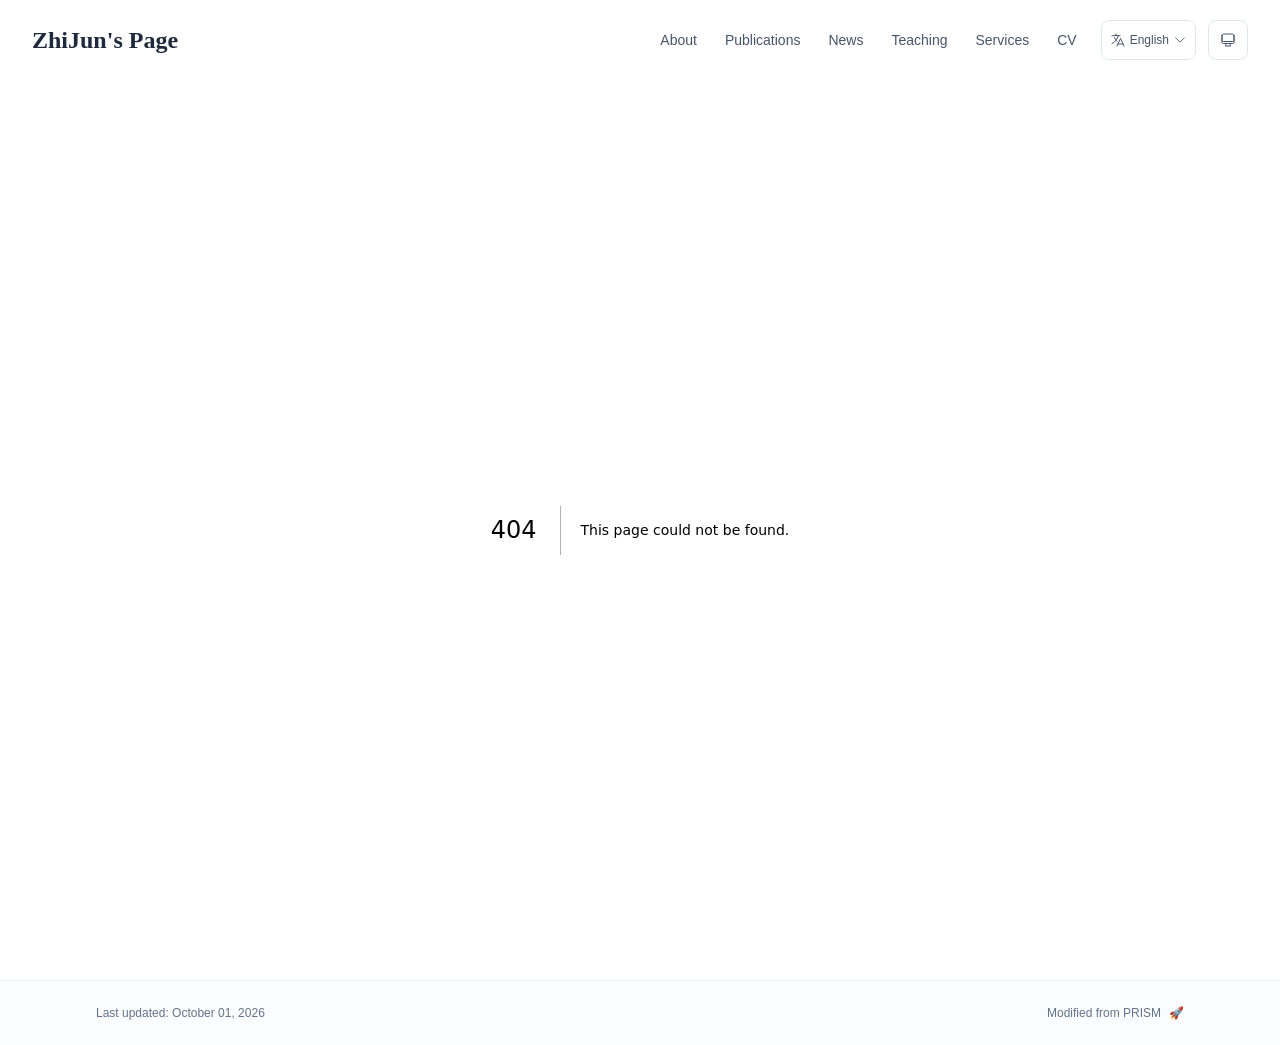
<file: 404/index.html>
<!DOCTYPE html><html lang="en" class="scroll-smooth"><head><meta charSet="utf-8"/><meta name="viewport" content="width=device-width, initial-scale=1"/><link rel="stylesheet" href="/_next/static/css/a02adbc703276df4.css" data-precedence="next"/><link rel="preload" as="script" fetchPriority="low" href="/_next/static/chunks/webpack-679b75d1c4c2027c.js"/><script src="/_next/static/chunks/4bd1b696-70b6d399998de86a.js" async=""></script><script src="/_next/static/chunks/684-5aaa8290a129f299.js" async=""></script><script src="/_next/static/chunks/main-app-78a207ebc444128a.js" async=""></script><script src="/_next/static/chunks/985-3e1382af6bf4951a.js" async=""></script><script src="/_next/static/chunks/291-e39730cc9327e39b.js" async=""></script><script src="/_next/static/chunks/app/layout-5eb190a9ce68a3cc.js" async=""></script><meta name="robots" content="noindex"/><title>404: This page could not be found.</title><link rel="icon" href="/favicon.svg" type="image/svg+xml"/><link rel="dns-prefetch" href="https://jialeliu.com"/><link rel="preconnect" href="https://jialeliu.com" crossorigin=""/><link rel="preload" as="font" type="font/woff2" href="https://jialeliu.com/fonts/georgiab.woff2" crossorigin=""/><script>
              try {
                const theme = localStorage.getItem('theme-storage');
                const parsed = theme ? JSON.parse(theme) : null;
                const setting = parsed?.state?.theme || 'system';
                const prefersDark = typeof window !== 'undefined' && window.matchMedia && window.matchMedia('(prefers-color-scheme: dark)').matches;
                const effective = setting === 'dark' ? 'dark' : (setting === 'light' ? 'light' : (prefersDark ? 'dark' : 'light'));
                var root = document.documentElement;
                root.classList.add(effective);
                root.setAttribute('data-theme', effective);
              } catch (e) {
                var root = document.documentElement;
                root.classList.add('light');
                root.setAttribute('data-theme', 'light');
              }
            </script><script>
    try {
      const cfg = {"enabled":true,"locales":["zh","en"],"defaultLocale":"en","mode":"fixed","fixedLocale":"en","persist":true,"switcher":true,"labels":{"zh":"中文","en":"English"}};
      const storageKey = 'locale-storage';
      const normalize = (value) => typeof value === 'string' ? value.trim().replace('_', '-').toLowerCase() : '';
      const matchLocale = (candidate) => {
        const normalized = normalize(candidate);
        if (!normalized) return null;
        if (cfg.locales.includes(normalized)) return normalized;
        const language = normalized.split('-')[0];
        if (cfg.locales.includes(language)) return language;
        return null;
      };

      let resolved = null;

      if (cfg.persist) {
        resolved = matchLocale(localStorage.getItem(storageKey));
      }

      if (!resolved) {
        if (cfg.mode === 'fixed') {
          resolved = cfg.fixedLocale;
        } else {
          resolved = matchLocale(navigator.language);
        }
      }

      if (!resolved) {
        resolved = cfg.defaultLocale;
      }

      const root = document.documentElement;
      root.lang = resolved;
      root.setAttribute('data-locale', resolved);

      if (cfg.persist) {
        localStorage.setItem(storageKey, resolved);
      }
    } catch (e) {
      const root = document.documentElement;
      root.lang = 'en';
      root.setAttribute('data-locale', 'en');
    }
  </script><title>ZhiJun&#x27;s Page</title><meta name="description" content="PhD student at The Hong Kong University of Science and Technology (Guangzhou)."/><meta name="author" content="ZhiJun MA"/><meta name="keywords" content="ZhiJun MA,PhD,Research,The Hong Kong University of Science and Technology (Guangzhou)"/><meta name="creator" content="ZhiJun MA"/><meta name="publisher" content="ZhiJun MA"/><meta property="og:title" content="ZhiJun&#x27;s Page"/><meta property="og:description" content="PhD student at The Hong Kong University of Science and Technology (Guangzhou)."/><meta property="og:site_name" content="ZhiJun MA&#x27;s Academic Website"/><meta property="og:locale" content="en_US"/><meta property="og:type" content="website"/><meta name="twitter:card" content="summary"/><meta name="twitter:title" content="ZhiJun&#x27;s Page"/><meta name="twitter:description" content="PhD student at The Hong Kong University of Science and Technology (Guangzhou)."/><link rel="icon" href="/favicon.svg"/><script>document.querySelectorAll('body link[rel="icon"], body link[rel="apple-touch-icon"]').forEach(el => document.head.appendChild(el))</script><script src="/_next/static/chunks/polyfills-42372ed130431b0a.js" noModule=""></script></head><body class="font-sans antialiased"><div style="visibility:hidden"><nav class="fixed top-0 left-0 right-0 z-50" data-headlessui-state=""><div class="transition-all duration-300 ease-out bg-transparent" style="transform:translateY(-100px)"><div class="max-w-7xl mx-auto px-4 sm:px-6 lg:px-8"><div class="flex justify-between items-center h-16 lg:h-20"><div class="flex-shrink-0" tabindex="0"><a class="text-xl lg:text-2xl font-serif font-semibold text-primary hover:text-accent transition-colors duration-200" href="/">ZhiJun&#x27;s Page</a></div><div class="hidden lg:block"><div class="ml-10 flex items-center space-x-3"><div class="relative flex items-baseline space-x-1"><a data-nav-href="/" class="relative px-3 py-2 text-sm font-medium rounded-lg transition-colors duration-150 text-neutral-600" href="/">About</a><a data-nav-href="/publications" class="relative px-3 py-2 text-sm font-medium rounded-lg transition-colors duration-150 text-neutral-600" href="/publications/">Publications</a><a data-nav-href="/news" class="relative px-3 py-2 text-sm font-medium rounded-lg transition-colors duration-150 text-neutral-600" href="/news/">News</a><a data-nav-href="/teaching" class="relative px-3 py-2 text-sm font-medium rounded-lg transition-colors duration-150 text-neutral-600" href="/teaching/">Teaching</a><a data-nav-href="/services" class="relative px-3 py-2 text-sm font-medium rounded-lg transition-colors duration-150 text-neutral-600" href="/services/">Services</a><a data-nav-href="/cv" class="relative px-3 py-2 text-sm font-medium rounded-lg transition-colors duration-150 text-neutral-600" href="/cv/">CV</a></div><div class="flex items-center justify-center w-14 h-10 rounded-lg border border-neutral-200 dark:border-[rgba(148,163,184,0.24)] bg-background dark:bg-neutral-800"><div class="w-6 h-4 rounded bg-neutral-300 animate-pulse"></div></div><div class="flex items-center justify-center w-10 h-10 rounded-lg border border-neutral-200 dark:border-[rgba(148,163,184,0.24)] bg-background dark:bg-neutral-800"><div class="w-4 h-4 rounded-full bg-neutral-300 animate-pulse"></div></div></div></div><div class="lg:hidden flex items-center space-x-2"><div class="flex items-center justify-center w-14 h-10 rounded-lg border border-neutral-200 dark:border-[rgba(148,163,184,0.24)] bg-background dark:bg-neutral-800"><div class="w-6 h-4 rounded bg-neutral-300 animate-pulse"></div></div><div class="flex items-center justify-center w-10 h-10 rounded-lg border border-neutral-200 dark:border-[rgba(148,163,184,0.24)] bg-background dark:bg-neutral-800"><div class="w-4 h-4 rounded-full bg-neutral-300 animate-pulse"></div></div><button class="inline-flex items-center justify-center p-2 rounded-md text-neutral-600 hover:text-primary hover:bg-neutral-100 dark:hover:bg-neutral-800 focus:outline-none focus:ring-2 focus:ring-inset focus:ring-accent transition-colors duration-200" id="headlessui-disclosure-button-«R7pdb»" type="button" aria-expanded="false" data-headlessui-state=""><span class="sr-only">Open main menu</span><div><svg xmlns="http://www.w3.org/2000/svg" fill="none" viewBox="0 0 24 24" stroke-width="1.5" stroke="currentColor" aria-hidden="true" data-slot="icon" class="block h-6 w-6"><path stroke-linecap="round" stroke-linejoin="round" d="M3.75 6.75h16.5M3.75 12h16.5m-16.5 5.25h16.5"></path></svg></div></button></div></div></div></div></nav><main class="min-h-screen pt-16 lg:pt-20"><div style="font-family:system-ui,&quot;Segoe UI&quot;,Roboto,Helvetica,Arial,sans-serif,&quot;Apple Color Emoji&quot;,&quot;Segoe UI Emoji&quot;;height:100vh;text-align:center;display:flex;flex-direction:column;align-items:center;justify-content:center"><div><style>body{color:#000;background:#fff;margin:0}.next-error-h1{border-right:1px solid rgba(0,0,0,.3)}@media (prefers-color-scheme:dark){body{color:#fff;background:#000}.next-error-h1{border-right:1px solid rgba(255,255,255,.3)}}</style><h1 class="next-error-h1" style="display:inline-block;margin:0 20px 0 0;padding:0 23px 0 0;font-size:24px;font-weight:500;vertical-align:top;line-height:49px">404</h1><div style="display:inline-block"><h2 style="font-size:14px;font-weight:400;line-height:49px;margin:0">This page could not be found.</h2></div></div></div><!--$--><!--/$--><!--$--><!--/$--></main><footer class="border-t border-neutral-200/50 bg-neutral-50/50 dark:bg-neutral-900/50 dark:border-neutral-700/50"><div class="max-w-6xl mx-auto px-4 sm:px-6 lg:px-8 py-6"><div class="flex flex-col sm:flex-row justify-between items-center gap-2"><p class="text-xs text-neutral-500">Last updated<!-- -->: <!-- -->October 01, 2026</p><p class="text-xs text-neutral-500 flex items-center"><a href="https://github.com/xyjoey/PRISM" target="_blank" rel="noopener noreferrer">Modified from PRISM</a><span class="ml-2">🚀</span></p></div></div></footer></div><script src="/_next/static/chunks/webpack-679b75d1c4c2027c.js" async=""></script><script>(self.__next_f=self.__next_f||[]).push([0])</script><script>self.__next_f.push([1,"1:\"$Sreact.fragment\"\n3:I[3719,[\"985\",\"static/chunks/985-3e1382af6bf4951a.js\",\"291\",\"static/chunks/291-e39730cc9327e39b.js\",\"177\",\"static/chunks/app/layout-5eb190a9ce68a3cc.js\"],\"ThemeProvider\"]\n4:I[310,[\"985\",\"static/chunks/985-3e1382af6bf4951a.js\",\"291\",\"static/chunks/291-e39730cc9327e39b.js\",\"177\",\"static/chunks/app/layout-5eb190a9ce68a3cc.js\"],\"LocaleProvider\"]\n5:I[4574,[\"985\",\"static/chunks/985-3e1382af6bf4951a.js\",\"291\",\"static/chunks/291-e39730cc9327e39b.js\",\"177\",\"static/chunks/app/layout-5eb190a9ce68a3cc.js\"],\"default\"]\n6:I[7555,[],\"\"]\n7:I[1295,[],\"\"]\n8:I[2548,[\"985\",\"static/chunks/985-3e1382af6bf4951a.js\",\"291\",\"static/chunks/291-e39730cc9327e39b.js\",\"177\",\"static/chunks/app/layout-5eb190a9ce68a3cc.js\"],\"default\"]\n9:I[9665,[],\"MetadataBoundary\"]\nb:I[9665,[],\"OutletBoundary\"]\ne:I[4911,[],\"AsyncMetadataOutlet\"]\n10:I[9665,[],\"ViewportBoundary\"]\n12:I[6614,[],\"\"]\n:HL[\"/_next/static/css/a02adbc703276df4.css\",\"style\"]\n2:T591,\n    try {\n      const cfg = {\"enabled\":true,\"locales\":[\"zh\",\"en\"],\"defaultLocale\":\"en\",\"mode\":\"fixed\",\"fixedLocale\":\"en\",\"persist\":true,\"switcher\":true,\"labels\":{\"zh\":\"中文\",\"en\":\"English\"}};\n      const storageKey = 'locale-storage';\n      const normalize = (value) =\u003e typeof value === 'string' ? value.trim().replace('_', '-').toLowerCase() : '';\n      const matchLocale = (candidate) =\u003e {\n        const normalized = normalize(candidate);\n        if (!normalized) return null;\n        if (cfg.locales.includes(normalized)) return normalized;\n        const language = normalized.split('-')[0];\n        if (cfg.locales.includes(language)) return language;\n        return null;\n      };\n\n      let resolved = null;\n\n      if (cfg.persist) {\n        resolved = matchLocale(localStorage.getItem(storageKey));\n      }\n\n      if (!resolved) {\n        if (cfg.mode === 'fixed') {\n          resolved = cfg.fixedLocale;\n        } else {\n          resolved = matchLocale(navigator.language);\n        }\n      }\n\n      if (!resolved) {\n        resolved = cfg.defaultLocale;\n      }\n\n      const root = document.docu"])</script><script>self.__next_f.push([1,"mentElement;\n      root.lang = resolved;\n      root.setAttribute('data-locale', resolved);\n\n      if (cfg.persist) {\n        localStorage.setItem(storageKey, resolved);\n      }\n    } catch (e) {\n      const root = document.documentElement;\n      root.lang = 'en';\n      root.setAttribute('data-locale', 'en');\n    }\n  "])</script><script>self.__next_f.push([1,"0:{\"P\":null,\"b\":\"tqDO7eHD17DaSE8elBayJ\",\"p\":\"\",\"c\":[\"\",\"_not-found\",\"\"],\"i\":false,\"f\":[[[\"\",{\"children\":[\"/_not-found\",{\"children\":[\"__PAGE__\",{}]}]},\"$undefined\",\"$undefined\",true],[\"\",[\"$\",\"$1\",\"c\",{\"children\":[[[\"$\",\"link\",\"0\",{\"rel\":\"stylesheet\",\"href\":\"/_next/static/css/a02adbc703276df4.css\",\"precedence\":\"next\",\"crossOrigin\":\"$undefined\",\"nonce\":\"$undefined\"}]],[\"$\",\"html\",null,{\"lang\":\"en\",\"className\":\"scroll-smooth\",\"suppressHydrationWarning\":true,\"children\":[[\"$\",\"head\",null,{\"children\":[[\"$\",\"link\",null,{\"rel\":\"icon\",\"href\":\"/favicon.svg\",\"type\":\"image/svg+xml\"}],[\"$\",\"link\",null,{\"rel\":\"dns-prefetch\",\"href\":\"https://jialeliu.com\"}],[\"$\",\"link\",null,{\"rel\":\"preconnect\",\"href\":\"https://jialeliu.com\",\"crossOrigin\":\"\"}],[\"$\",\"link\",null,{\"rel\":\"preload\",\"as\":\"font\",\"type\":\"font/woff2\",\"href\":\"https://jialeliu.com/fonts/georgiab.woff2\",\"crossOrigin\":\"\"}],[\"$\",\"script\",null,{\"dangerouslySetInnerHTML\":{\"__html\":\"\\n              try {\\n                const theme = localStorage.getItem('theme-storage');\\n                const parsed = theme ? JSON.parse(theme) : null;\\n                const setting = parsed?.state?.theme || 'system';\\n                const prefersDark = typeof window !== 'undefined' \u0026\u0026 window.matchMedia \u0026\u0026 window.matchMedia('(prefers-color-scheme: dark)').matches;\\n                const effective = setting === 'dark' ? 'dark' : (setting === 'light' ? 'light' : (prefersDark ? 'dark' : 'light'));\\n                var root = document.documentElement;\\n                root.classList.add(effective);\\n                root.setAttribute('data-theme', effective);\\n              } catch (e) {\\n                var root = document.documentElement;\\n                root.classList.add('light');\\n                root.setAttribute('data-theme', 'light');\\n              }\\n            \"}}],[\"$\",\"script\",null,{\"dangerouslySetInnerHTML\":{\"__html\":\"$2\"}}]]}],[\"$\",\"body\",null,{\"className\":\"font-sans antialiased\",\"children\":[\"$\",\"$L3\",null,{\"children\":[\"$\",\"$L4\",null,{\"config\":{\"enabled\":true,\"locales\":[\"zh\",\"en\"],\"defaultLocale\":\"en\",\"mode\":\"fixed\",\"fixedLocale\":\"en\",\"persist\":true,\"switcher\":true,\"labels\":{\"zh\":\"中文\",\"en\":\"English\"}},\"children\":[[\"$\",\"$L5\",null,{\"items\":[{\"title\":\"About\",\"type\":\"page\",\"target\":\"about\",\"href\":\"/\"},{\"title\":\"Publications\",\"type\":\"page\",\"target\":\"publications\",\"href\":\"/publications\"},{\"title\":\"News\",\"type\":\"page\",\"target\":\"news\",\"href\":\"/news\"},{\"title\":\"Teaching\",\"type\":\"page\",\"target\":\"teaching\",\"href\":\"/teaching\"},{\"title\":\"Services\",\"type\":\"page\",\"target\":\"services\",\"href\":\"/services\"},{\"title\":\"CV\",\"type\":\"page\",\"target\":\"cv\",\"href\":\"/cv\"}],\"siteTitle\":\"ZhiJun's Page\",\"enableOnePageMode\":false,\"i18n\":\"$0:f:0:1:1:props:children:1:props:children:1:props:children:props:children:props:config\",\"itemsByLocale\":{\"zh\":[{\"title\":\"关于我\",\"type\":\"page\",\"target\":\"about\",\"href\":\"/\"},{\"title\":\"论文\",\"type\":\"page\",\"target\":\"publications\",\"href\":\"/publications\"},{\"title\":\"动态\",\"type\":\"page\",\"target\":\"news\",\"href\":\"/news\"},{\"title\":\"教学\",\"type\":\"page\",\"target\":\"teaching\",\"href\":\"/teaching\"},{\"title\":\"服务\",\"type\":\"page\",\"target\":\"services\",\"href\":\"/services\"},{\"title\":\"简历\",\"type\":\"page\",\"target\":\"cv\",\"href\":\"/cv\"}],\"en\":[{\"title\":\"About\",\"type\":\"page\",\"target\":\"about\",\"href\":\"/\"},{\"title\":\"Publications\",\"type\":\"page\",\"target\":\"publications\",\"href\":\"/publications\"},{\"title\":\"News\",\"type\":\"page\",\"target\":\"news\",\"href\":\"/news\"},{\"title\":\"Teaching\",\"type\":\"page\",\"target\":\"teaching\",\"href\":\"/teaching\"},{\"title\":\"Services\",\"type\":\"page\",\"target\":\"services\",\"href\":\"/services\"},{\"title\":\"CV\",\"type\":\"page\",\"target\":\"cv\",\"href\":\"/cv\"}]},\"siteTitleByLocale\":{\"zh\":\"Zhijun's Page\",\"en\":\"ZhiJun's Page\"}}],[\"$\",\"main\",null,{\"className\":\"min-h-screen pt-16 lg:pt-20\",\"children\":[\"$\",\"$L6\",null,{\"parallelRouterKey\":\"children\",\"error\":\"$undefined\",\"errorStyles\":\"$undefined\",\"errorScripts\":\"$undefined\",\"template\":[\"$\",\"$L7\",null,{}],\"templateStyles\":\"$undefined\",\"templateScripts\":\"$undefined\",\"notFound\":[[[\"$\",\"title\",null,{\"children\":\"404: This page could not be found.\"}],[\"$\",\"div\",null,{\"style\":{\"fontFamily\":\"system-ui,\\\"Segoe UI\\\",Roboto,Helvetica,Arial,sans-serif,\\\"Apple Color Emoji\\\",\\\"Segoe UI Emoji\\\"\",\"height\":\"100vh\",\"textAlign\":\"center\",\"display\":\"flex\",\"flexDirection\":\"column\",\"alignItems\":\"center\",\"justifyContent\":\"center\"},\"children\":[\"$\",\"div\",null,{\"children\":[[\"$\",\"style\",null,{\"dangerouslySetInnerHTML\":{\"__html\":\"body{color:#000;background:#fff;margin:0}.next-error-h1{border-right:1px solid rgba(0,0,0,.3)}@media (prefers-color-scheme:dark){body{color:#fff;background:#000}.next-error-h1{border-right:1px solid rgba(255,255,255,.3)}}\"}}],[\"$\",\"h1\",null,{\"className\":\"next-error-h1\",\"style\":{\"display\":\"inline-block\",\"margin\":\"0 20px 0 0\",\"padding\":\"0 23px 0 0\",\"fontSize\":24,\"fontWeight\":500,\"verticalAlign\":\"top\",\"lineHeight\":\"49px\"},\"children\":404}],[\"$\",\"div\",null,{\"style\":{\"display\":\"inline-block\"},\"children\":[\"$\",\"h2\",null,{\"style\":{\"fontSize\":14,\"fontWeight\":400,\"lineHeight\":\"49px\",\"margin\":0},\"children\":\"This page could not be found.\"}]}]]}]}]],[]],\"forbidden\":\"$undefined\",\"unauthorized\":\"$undefined\"}]}],[\"$\",\"$L8\",null,{\"lastUpdated\":\"October 01, 2026\",\"lastUpdatedByLocale\":{\"zh\":\"2026年10月1日\",\"en\":\"October 01, 2026\"},\"defaultLocale\":\"en\"}]]}]}]}]]}]]}],{\"children\":[\"/_not-found\",[\"$\",\"$1\",\"c\",{\"children\":[null,[\"$\",\"$L6\",null,{\"parallelRouterKey\":\"children\",\"error\":\"$undefined\",\"errorStyles\":\"$undefined\",\"errorScripts\":\"$undefined\",\"template\":[\"$\",\"$L7\",null,{}],\"templateStyles\":\"$undefined\",\"templateScripts\":\"$undefined\",\"notFound\":\"$undefined\",\"forbidden\":\"$undefined\",\"unauthorized\":\"$undefined\"}]]}],{\"children\":[\"__PAGE__\",[\"$\",\"$1\",\"c\",{\"children\":[[[\"$\",\"title\",null,{\"children\":\"404: This page could not be found.\"}],[\"$\",\"div\",null,{\"style\":\"$0:f:0:1:1:props:children:1:props:children:1:props:children:props:children:props:children:1:props:children:props:notFound:0:1:props:style\",\"children\":[\"$\",\"div\",null,{\"children\":[[\"$\",\"style\",null,{\"dangerouslySetInnerHTML\":{\"__html\":\"body{color:#000;background:#fff;margin:0}.next-error-h1{border-right:1px solid rgba(0,0,0,.3)}@media (prefers-color-scheme:dark){body{color:#fff;background:#000}.next-error-h1{border-right:1px solid rgba(255,255,255,.3)}}\"}}],[\"$\",\"h1\",null,{\"className\":\"next-error-h1\",\"style\":\"$0:f:0:1:1:props:children:1:props:children:1:props:children:props:children:props:children:1:props:children:props:notFound:0:1:props:children:props:children:1:props:style\",\"children\":404}],[\"$\",\"div\",null,{\"style\":\"$0:f:0:1:1:props:children:1:props:children:1:props:children:props:children:props:children:1:props:children:props:notFound:0:1:props:children:props:children:2:props:style\",\"children\":[\"$\",\"h2\",null,{\"style\":\"$0:f:0:1:1:props:children:1:props:children:1:props:children:props:children:props:children:1:props:children:props:notFound:0:1:props:children:props:children:2:props:children:props:style\",\"children\":\"This page could not be found.\"}]}]]}]}]],[\"$\",\"$L9\",null,{\"children\":\"$La\"}],null,[\"$\",\"$Lb\",null,{\"children\":[\"$Lc\",\"$Ld\",[\"$\",\"$Le\",null,{\"promise\":\"$@f\"}]]}]]}],{},null,false]},null,false]},null,false],[\"$\",\"$1\",\"h\",{\"children\":[[\"$\",\"meta\",null,{\"name\":\"robots\",\"content\":\"noindex\"}],[\"$\",\"$1\",\"EFUoL6qUvTtZKHAmEX9qs\",{\"children\":[[\"$\",\"$L10\",null,{\"children\":\"$L11\"}],null]}],null]}],false]],\"m\":\"$undefined\",\"G\":[\"$12\",\"$undefined\"],\"s\":false,\"S\":true}\n"])</script><script>self.__next_f.push([1,"13:\"$Sreact.suspense\"\n14:I[4911,[],\"AsyncMetadata\"]\na:[\"$\",\"$13\",null,{\"fallback\":null,\"children\":[\"$\",\"$L14\",null,{\"promise\":\"$@15\"}]}]\n"])</script><script>self.__next_f.push([1,"d:null\n"])</script><script>self.__next_f.push([1,"11:[[\"$\",\"meta\",\"0\",{\"charSet\":\"utf-8\"}],[\"$\",\"meta\",\"1\",{\"name\":\"viewport\",\"content\":\"width=device-width, initial-scale=1\"}]]\nc:null\n"])</script><script>self.__next_f.push([1,"15:{\"metadata\":[[\"$\",\"title\",\"0\",{\"children\":\"ZhiJun's Page\"}],[\"$\",\"meta\",\"1\",{\"name\":\"description\",\"content\":\"PhD student at The Hong Kong University of Science and Technology (Guangzhou).\"}],[\"$\",\"meta\",\"2\",{\"name\":\"author\",\"content\":\"ZhiJun MA\"}],[\"$\",\"meta\",\"3\",{\"name\":\"keywords\",\"content\":\"ZhiJun MA,PhD,Research,The Hong Kong University of Science and Technology (Guangzhou)\"}],[\"$\",\"meta\",\"4\",{\"name\":\"creator\",\"content\":\"ZhiJun MA\"}],[\"$\",\"meta\",\"5\",{\"name\":\"publisher\",\"content\":\"ZhiJun MA\"}],[\"$\",\"meta\",\"6\",{\"property\":\"og:title\",\"content\":\"ZhiJun's Page\"}],[\"$\",\"meta\",\"7\",{\"property\":\"og:description\",\"content\":\"PhD student at The Hong Kong University of Science and Technology (Guangzhou).\"}],[\"$\",\"meta\",\"8\",{\"property\":\"og:site_name\",\"content\":\"ZhiJun MA's Academic Website\"}],[\"$\",\"meta\",\"9\",{\"property\":\"og:locale\",\"content\":\"en_US\"}],[\"$\",\"meta\",\"10\",{\"property\":\"og:type\",\"content\":\"website\"}],[\"$\",\"meta\",\"11\",{\"name\":\"twitter:card\",\"content\":\"summary\"}],[\"$\",\"meta\",\"12\",{\"name\":\"twitter:title\",\"content\":\"ZhiJun's Page\"}],[\"$\",\"meta\",\"13\",{\"name\":\"twitter:description\",\"content\":\"PhD student at The Hong Kong University of Science and Technology (Guangzhou).\"}],[\"$\",\"link\",\"14\",{\"rel\":\"icon\",\"href\":\"/favicon.svg\"}]],\"error\":null,\"digest\":\"$undefined\"}\nf:{\"metadata\":\"$15:metadata\",\"error\":null,\"digest\":\"$undefined\"}\n"])</script></body></html>
</file>
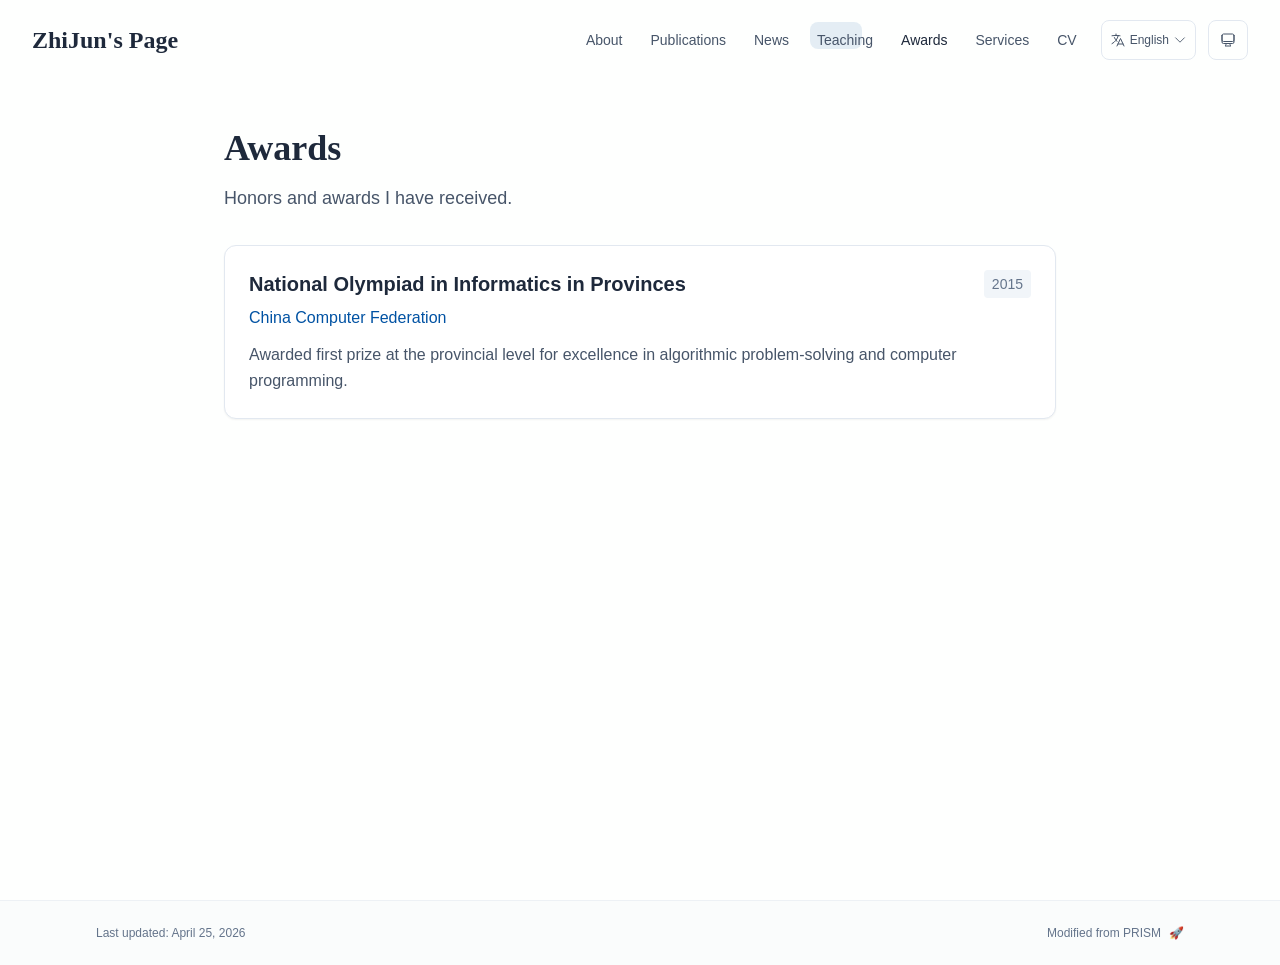
<file: awards/index.html>
<!DOCTYPE html><html lang="en" class="scroll-smooth"><head><meta charSet="utf-8"/><meta name="viewport" content="width=device-width, initial-scale=1"/><link rel="stylesheet" href="/_next/static/css/a02adbc703276df4.css" data-precedence="next"/><link rel="preload" as="script" fetchPriority="low" href="/_next/static/chunks/webpack-679b75d1c4c2027c.js"/><script src="/_next/static/chunks/4bd1b696-70b6d399998de86a.js" async=""></script><script src="/_next/static/chunks/684-5aaa8290a129f299.js" async=""></script><script src="/_next/static/chunks/main-app-78a207ebc444128a.js" async=""></script><script src="/_next/static/chunks/985-3e1382af6bf4951a.js" async=""></script><script src="/_next/static/chunks/291-e39730cc9327e39b.js" async=""></script><script src="/_next/static/chunks/app/layout-5eb190a9ce68a3cc.js" async=""></script><script src="/_next/static/chunks/178-595a94b9af1e67b5.js" async=""></script><script src="/_next/static/chunks/900-1e90e9ba6e478812.js" async=""></script><script src="/_next/static/chunks/app/%5Bslug%5D/page-6a4112d6ce8c7bc6.js" async=""></script><link rel="icon" href="/favicon.svg" type="image/svg+xml"/><link rel="dns-prefetch" href="https://jialeliu.com"/><link rel="preconnect" href="https://jialeliu.com" crossorigin=""/><link rel="preload" as="font" type="font/woff2" href="https://jialeliu.com/fonts/georgiab.woff2" crossorigin=""/><script>
              try {
                const theme = localStorage.getItem('theme-storage');
                const parsed = theme ? JSON.parse(theme) : null;
                const setting = parsed?.state?.theme || 'system';
                const prefersDark = typeof window !== 'undefined' && window.matchMedia && window.matchMedia('(prefers-color-scheme: dark)').matches;
                const effective = setting === 'dark' ? 'dark' : (setting === 'light' ? 'light' : (prefersDark ? 'dark' : 'light'));
                var root = document.documentElement;
                root.classList.add(effective);
                root.setAttribute('data-theme', effective);
              } catch (e) {
                var root = document.documentElement;
                root.classList.add('light');
                root.setAttribute('data-theme', 'light');
              }
            </script><script>
    try {
      const cfg = {"enabled":true,"locales":["zh","en"],"defaultLocale":"en","mode":"fixed","fixedLocale":"en","persist":true,"switcher":true,"labels":{"zh":"中文","en":"English"}};
      const storageKey = 'locale-storage';
      const normalize = (value) => typeof value === 'string' ? value.trim().replace('_', '-').toLowerCase() : '';
      const matchLocale = (candidate) => {
        const normalized = normalize(candidate);
        if (!normalized) return null;
        if (cfg.locales.includes(normalized)) return normalized;
        const language = normalized.split('-')[0];
        if (cfg.locales.includes(language)) return language;
        return null;
      };

      let resolved = null;

      if (cfg.persist) {
        resolved = matchLocale(localStorage.getItem(storageKey));
      }

      if (!resolved) {
        if (cfg.mode === 'fixed') {
          resolved = cfg.fixedLocale;
        } else {
          resolved = matchLocale(navigator.language);
        }
      }

      if (!resolved) {
        resolved = cfg.defaultLocale;
      }

      const root = document.documentElement;
      root.lang = resolved;
      root.setAttribute('data-locale', resolved);

      if (cfg.persist) {
        localStorage.setItem(storageKey, resolved);
      }
    } catch (e) {
      const root = document.documentElement;
      root.lang = 'en';
      root.setAttribute('data-locale', 'en');
    }
  </script><title>Awards | ZhiJun&#x27;s Page</title><meta name="description" content="Honors and awards I have received."/><meta name="author" content="ZhiJun MA"/><meta name="keywords" content="ZhiJun MA,PhD,Research,The Hong Kong University of Science and Technology (Guangzhou)"/><meta name="creator" content="ZhiJun MA"/><meta name="publisher" content="ZhiJun MA"/><meta property="og:title" content="ZhiJun&#x27;s Page"/><meta property="og:description" content="PhD student at The Hong Kong University of Science and Technology (Guangzhou)."/><meta property="og:site_name" content="ZhiJun MA&#x27;s Academic Website"/><meta property="og:locale" content="en_US"/><meta property="og:type" content="website"/><meta name="twitter:card" content="summary"/><meta name="twitter:title" content="ZhiJun&#x27;s Page"/><meta name="twitter:description" content="PhD student at The Hong Kong University of Science and Technology (Guangzhou)."/><link rel="icon" href="/favicon.svg"/><script>document.querySelectorAll('body link[rel="icon"], body link[rel="apple-touch-icon"]').forEach(el => document.head.appendChild(el))</script><script src="/_next/static/chunks/polyfills-42372ed130431b0a.js" noModule=""></script></head><body class="font-sans antialiased"><div style="visibility:hidden"><nav class="fixed top-0 left-0 right-0 z-50" data-headlessui-state=""><div class="transition-all duration-300 ease-out bg-transparent" style="transform:translateY(-100px)"><div class="max-w-7xl mx-auto px-4 sm:px-6 lg:px-8"><div class="flex justify-between items-center h-16 lg:h-20"><div class="flex-shrink-0" tabindex="0"><a class="text-xl lg:text-2xl font-serif font-semibold text-primary hover:text-accent transition-colors duration-200" href="/">ZhiJun&#x27;s Page</a></div><div class="hidden lg:block"><div class="ml-10 flex items-center space-x-3"><div class="relative flex items-baseline space-x-1"><a data-nav-href="/" class="relative px-3 py-2 text-sm font-medium rounded-lg transition-colors duration-150 text-neutral-600" href="/">About</a><a data-nav-href="/publications" class="relative px-3 py-2 text-sm font-medium rounded-lg transition-colors duration-150 text-neutral-600" href="/publications/">Publications</a><a data-nav-href="/news" class="relative px-3 py-2 text-sm font-medium rounded-lg transition-colors duration-150 text-neutral-600" href="/news/">News</a><a data-nav-href="/teaching" class="relative px-3 py-2 text-sm font-medium rounded-lg transition-colors duration-150 text-neutral-600" href="/teaching/">Teaching</a><a data-nav-href="/awards" class="relative px-3 py-2 text-sm font-medium rounded-lg transition-colors duration-150 text-primary" href="/awards/">Awards</a><a data-nav-href="/services" class="relative px-3 py-2 text-sm font-medium rounded-lg transition-colors duration-150 text-neutral-600" href="/services/">Services</a><a data-nav-href="/cv" class="relative px-3 py-2 text-sm font-medium rounded-lg transition-colors duration-150 text-neutral-600" href="/cv/">CV</a></div><div class="flex items-center justify-center w-14 h-10 rounded-lg border border-neutral-200 dark:border-[rgba(148,163,184,0.24)] bg-background dark:bg-neutral-800"><div class="w-6 h-4 rounded bg-neutral-300 animate-pulse"></div></div><div class="flex items-center justify-center w-10 h-10 rounded-lg border border-neutral-200 dark:border-[rgba(148,163,184,0.24)] bg-background dark:bg-neutral-800"><div class="w-4 h-4 rounded-full bg-neutral-300 animate-pulse"></div></div></div></div><div class="lg:hidden flex items-center space-x-2"><div class="flex items-center justify-center w-14 h-10 rounded-lg border border-neutral-200 dark:border-[rgba(148,163,184,0.24)] bg-background dark:bg-neutral-800"><div class="w-6 h-4 rounded bg-neutral-300 animate-pulse"></div></div><div class="flex items-center justify-center w-10 h-10 rounded-lg border border-neutral-200 dark:border-[rgba(148,163,184,0.24)] bg-background dark:bg-neutral-800"><div class="w-4 h-4 rounded-full bg-neutral-300 animate-pulse"></div></div><button class="inline-flex items-center justify-center p-2 rounded-md text-neutral-600 hover:text-primary hover:bg-neutral-100 dark:hover:bg-neutral-800 focus:outline-none focus:ring-2 focus:ring-inset focus:ring-accent transition-colors duration-200" id="headlessui-disclosure-button-«R7pdb»" type="button" aria-expanded="false" data-headlessui-state=""><span class="sr-only">Open main menu</span><div><svg xmlns="http://www.w3.org/2000/svg" fill="none" viewBox="0 0 24 24" stroke-width="1.5" stroke="currentColor" aria-hidden="true" data-slot="icon" class="block h-6 w-6"><path stroke-linecap="round" stroke-linejoin="round" d="M3.75 6.75h16.5M3.75 12h16.5m-16.5 5.25h16.5"></path></svg></div></button></div></div></div></div></nav><main class="min-h-screen pt-16 lg:pt-20"><div class="max-w-4xl mx-auto px-4 sm:px-6 lg:px-8 py-12"><div style="opacity:0;transform:translateY(20px)"><div class="mb-8"><h1 class="text-4xl font-serif font-bold text-primary mb-4">Awards</h1><div class="text-lg text-neutral-600 dark:text-neutral-500 max-w-2xl leading-relaxed"><p class="mb-3 last:mb-0">Honors and awards I have received.</p></div></div><div class="grid gap-6"><div class="bg-white dark:bg-neutral-900 p-6 rounded-xl shadow-sm border border-neutral-200 dark:border-neutral-800 hover:shadow-lg transition-all duration-200 hover:scale-[1.01]" style="opacity:0;transform:translateY(20px)"><div class="flex justify-between items-start mb-2"><h3 class="text-xl font-semibold text-primary">National Olympiad in Informatics in Provinces</h3><span class="text-sm text-neutral-500 font-medium bg-neutral-100 dark:bg-neutral-800 px-2 py-1 rounded">2015</span></div><p class="text-base text-accent font-medium mb-3">China Computer Federation</p><div class="text-base text-neutral-600 dark:text-neutral-500 leading-relaxed"><p class="mb-3 last:mb-0">Awarded first prize at the provincial level for excellence in algorithmic problem-solving and computer programming.</p></div></div></div></div></div><!--$--><!--/$--><!--$--><!--/$--></main><footer class="border-t border-neutral-200/50 bg-neutral-50/50 dark:bg-neutral-900/50 dark:border-neutral-700/50"><div class="max-w-6xl mx-auto px-4 sm:px-6 lg:px-8 py-6"><div class="flex flex-col sm:flex-row justify-between items-center gap-2"><p class="text-xs text-neutral-500">Last updated<!-- -->: <!-- -->April 25, 2026</p><p class="text-xs text-neutral-500 flex items-center"><a href="https://github.com/xyjoey/PRISM" target="_blank" rel="noopener noreferrer">Modified from PRISM</a><span class="ml-2">🚀</span></p></div></div></footer></div><script src="/_next/static/chunks/webpack-679b75d1c4c2027c.js" async=""></script><script>(self.__next_f=self.__next_f||[]).push([0])</script><script>self.__next_f.push([1,"1:\"$Sreact.fragment\"\n3:I[3719,[\"985\",\"static/chunks/985-3e1382af6bf4951a.js\",\"291\",\"static/chunks/291-e39730cc9327e39b.js\",\"177\",\"static/chunks/app/layout-5eb190a9ce68a3cc.js\"],\"ThemeProvider\"]\n4:I[310,[\"985\",\"static/chunks/985-3e1382af6bf4951a.js\",\"291\",\"static/chunks/291-e39730cc9327e39b.js\",\"177\",\"static/chunks/app/layout-5eb190a9ce68a3cc.js\"],\"LocaleProvider\"]\n5:I[4574,[\"985\",\"static/chunks/985-3e1382af6bf4951a.js\",\"291\",\"static/chunks/291-e39730cc9327e39b.js\",\"177\",\"static/chunks/app/layout-5eb190a9ce68a3cc.js\"],\"default\"]\n6:I[7555,[],\"\"]\n7:I[1295,[],\"\"]\n8:I[2548,[\"985\",\"static/chunks/985-3e1382af6bf4951a.js\",\"291\",\"static/chunks/291-e39730cc9327e39b.js\",\"177\",\"static/chunks/app/layout-5eb190a9ce68a3cc.js\"],\"default\"]\na:I[9665,[],\"MetadataBoundary\"]\nc:I[9665,[],\"OutletBoundary\"]\nf:I[4911,[],\"AsyncMetadataOutlet\"]\n11:I[9665,[],\"ViewportBoundary\"]\n13:I[6614,[],\"\"]\n:HL[\"/_next/static/css/a02adbc703276df4.css\",\"style\"]\n2:T591,\n    try {\n      const cfg = {\"enabled\":true,\"locales\":[\"zh\",\"en\"],\"defaultLocale\":\"en\",\"mode\":\"fixed\",\"fixedLocale\":\"en\",\"persist\":true,\"switcher\":true,\"labels\":{\"zh\":\"中文\",\"en\":\"English\"}};\n      const storageKey = 'locale-storage';\n      const normalize = (value) =\u003e typeof value === 'string' ? value.trim().replace('_', '-').toLowerCase() : '';\n      const matchLocale = (candidate) =\u003e {\n        const normalized = normalize(candidate);\n        if (!normalized) return null;\n        if (cfg.locales.includes(normalized)) return normalized;\n        const language = normalized.split('-')[0];\n        if (cfg.locales.includes(language)) return language;\n        return null;\n      };\n\n      let resolved = null;\n\n      if (cfg.persist) {\n        resolved = matchLocale(localStorage.getItem(storageKey));\n      }\n\n      if (!resolved) {\n        if (cfg.mode === 'fixed') {\n          resolved = cfg.fixedLocale;\n        } else {\n          resolved = matchLocale(navigator.language);\n        }\n      }\n\n      if (!resolved) {\n        resolved = cfg.defaultLocale;\n      }\n\n      const root = document.docu"])</script><script>self.__next_f.push([1,"mentElement;\n      root.lang = resolved;\n      root.setAttribute('data-locale', resolved);\n\n      if (cfg.persist) {\n        localStorage.setItem(storageKey, resolved);\n      }\n    } catch (e) {\n      const root = document.documentElement;\n      root.lang = 'en';\n      root.setAttribute('data-locale', 'en');\n    }\n  "])</script><script>self.__next_f.push([1,"0:{\"P\":null,\"b\":\"SEgg2j9J1UQmLdPNWLWld\",\"p\":\"\",\"c\":[\"\",\"awards\",\"\"],\"i\":false,\"f\":[[[\"\",{\"children\":[[\"slug\",\"awards\",\"d\"],{\"children\":[\"__PAGE__\",{}]}]},\"$undefined\",\"$undefined\",true],[\"\",[\"$\",\"$1\",\"c\",{\"children\":[[[\"$\",\"link\",\"0\",{\"rel\":\"stylesheet\",\"href\":\"/_next/static/css/a02adbc703276df4.css\",\"precedence\":\"next\",\"crossOrigin\":\"$undefined\",\"nonce\":\"$undefined\"}]],[\"$\",\"html\",null,{\"lang\":\"en\",\"className\":\"scroll-smooth\",\"suppressHydrationWarning\":true,\"children\":[[\"$\",\"head\",null,{\"children\":[[\"$\",\"link\",null,{\"rel\":\"icon\",\"href\":\"/favicon.svg\",\"type\":\"image/svg+xml\"}],[\"$\",\"link\",null,{\"rel\":\"dns-prefetch\",\"href\":\"https://jialeliu.com\"}],[\"$\",\"link\",null,{\"rel\":\"preconnect\",\"href\":\"https://jialeliu.com\",\"crossOrigin\":\"\"}],[\"$\",\"link\",null,{\"rel\":\"preload\",\"as\":\"font\",\"type\":\"font/woff2\",\"href\":\"https://jialeliu.com/fonts/georgiab.woff2\",\"crossOrigin\":\"\"}],[\"$\",\"script\",null,{\"dangerouslySetInnerHTML\":{\"__html\":\"\\n              try {\\n                const theme = localStorage.getItem('theme-storage');\\n                const parsed = theme ? JSON.parse(theme) : null;\\n                const setting = parsed?.state?.theme || 'system';\\n                const prefersDark = typeof window !== 'undefined' \u0026\u0026 window.matchMedia \u0026\u0026 window.matchMedia('(prefers-color-scheme: dark)').matches;\\n                const effective = setting === 'dark' ? 'dark' : (setting === 'light' ? 'light' : (prefersDark ? 'dark' : 'light'));\\n                var root = document.documentElement;\\n                root.classList.add(effective);\\n                root.setAttribute('data-theme', effective);\\n              } catch (e) {\\n                var root = document.documentElement;\\n                root.classList.add('light');\\n                root.setAttribute('data-theme', 'light');\\n              }\\n            \"}}],[\"$\",\"script\",null,{\"dangerouslySetInnerHTML\":{\"__html\":\"$2\"}}]]}],[\"$\",\"body\",null,{\"className\":\"font-sans antialiased\",\"children\":[\"$\",\"$L3\",null,{\"children\":[\"$\",\"$L4\",null,{\"config\":{\"enabled\":true,\"locales\":[\"zh\",\"en\"],\"defaultLocale\":\"en\",\"mode\":\"fixed\",\"fixedLocale\":\"en\",\"persist\":true,\"switcher\":true,\"labels\":{\"zh\":\"中文\",\"en\":\"English\"}},\"children\":[[\"$\",\"$L5\",null,{\"items\":[{\"title\":\"About\",\"type\":\"page\",\"target\":\"about\",\"href\":\"/\"},{\"title\":\"Publications\",\"type\":\"page\",\"target\":\"publications\",\"href\":\"/publications\"},{\"title\":\"News\",\"type\":\"page\",\"target\":\"news\",\"href\":\"/news\"},{\"title\":\"Teaching\",\"type\":\"page\",\"target\":\"teaching\",\"href\":\"/teaching\"},{\"title\":\"Awards\",\"type\":\"page\",\"target\":\"awards\",\"href\":\"/awards\"},{\"title\":\"Services\",\"type\":\"page\",\"target\":\"services\",\"href\":\"/services\"},{\"title\":\"CV\",\"type\":\"page\",\"target\":\"cv\",\"href\":\"/cv\"}],\"siteTitle\":\"ZhiJun's Page\",\"enableOnePageMode\":false,\"i18n\":\"$0:f:0:1:1:props:children:1:props:children:1:props:children:props:children:props:config\",\"itemsByLocale\":{\"zh\":[{\"title\":\"关于我\",\"type\":\"page\",\"target\":\"about\",\"href\":\"/\"},{\"title\":\"论文\",\"type\":\"page\",\"target\":\"publications\",\"href\":\"/publications\"},{\"title\":\"动态\",\"type\":\"page\",\"target\":\"news\",\"href\":\"/news\"},{\"title\":\"教学\",\"type\":\"page\",\"target\":\"teaching\",\"href\":\"/teaching\"},{\"title\":\"奖项\",\"type\":\"page\",\"target\":\"awards\",\"href\":\"/awards\"},{\"title\":\"服务\",\"type\":\"page\",\"target\":\"services\",\"href\":\"/services\"},{\"title\":\"简历\",\"type\":\"page\",\"target\":\"cv\",\"href\":\"/cv\"}],\"en\":[{\"title\":\"About\",\"type\":\"page\",\"target\":\"about\",\"href\":\"/\"},{\"title\":\"Publications\",\"type\":\"page\",\"target\":\"publications\",\"href\":\"/publications\"},{\"title\":\"News\",\"type\":\"page\",\"target\":\"news\",\"href\":\"/news\"},{\"title\":\"Teaching\",\"type\":\"page\",\"target\":\"teaching\",\"href\":\"/teaching\"},{\"title\":\"Awards\",\"type\":\"page\",\"target\":\"awards\",\"href\":\"/awards\"},{\"title\":\"Services\",\"type\":\"page\",\"target\":\"services\",\"href\":\"/services\"},{\"title\":\"CV\",\"type\":\"page\",\"target\":\"cv\",\"href\":\"/cv\"}]},\"siteTitleByLocale\":{\"zh\":\"Zhijun's Page\",\"en\":\"ZhiJun's Page\"}}],[\"$\",\"main\",null,{\"className\":\"min-h-screen pt-16 lg:pt-20\",\"children\":[\"$\",\"$L6\",null,{\"parallelRouterKey\":\"children\",\"error\":\"$undefined\",\"errorStyles\":\"$undefined\",\"errorScripts\":\"$undefined\",\"template\":[\"$\",\"$L7\",null,{}],\"templateStyles\":\"$undefined\",\"templateScripts\":\"$undefined\",\"notFound\":[[[\"$\",\"title\",null,{\"children\":\"404: This page could not be found.\"}],[\"$\",\"div\",null,{\"style\":{\"fontFamily\":\"system-ui,\\\"Segoe UI\\\",Roboto,Helvetica,Arial,sans-serif,\\\"Apple Color Emoji\\\",\\\"Segoe UI Emoji\\\"\",\"height\":\"100vh\",\"textAlign\":\"center\",\"display\":\"flex\",\"flexDirection\":\"column\",\"alignItems\":\"center\",\"justifyContent\":\"center\"},\"children\":[\"$\",\"div\",null,{\"children\":[[\"$\",\"style\",null,{\"dangerouslySetInnerHTML\":{\"__html\":\"body{color:#000;background:#fff;margin:0}.next-error-h1{border-right:1px solid rgba(0,0,0,.3)}@media (prefers-color-scheme:dark){body{color:#fff;background:#000}.next-error-h1{border-right:1px solid rgba(255,255,255,.3)}}\"}}],[\"$\",\"h1\",null,{\"className\":\"next-error-h1\",\"style\":{\"display\":\"inline-block\",\"margin\":\"0 20px 0 0\",\"padding\":\"0 23px 0 0\",\"fontSize\":24,\"fontWeight\":500,\"verticalAlign\":\"top\",\"lineHeight\":\"49px\"},\"children\":404}],[\"$\",\"div\",null,{\"style\":{\"display\":\"inline-block\"},\"children\":[\"$\",\"h2\",null,{\"style\":{\"fontSize\":14,\"fontWeight\":400,\"lineHeight\":\"49px\",\"margin\":0},\"children\":\"This page could not be found.\"}]}]]}]}]],[]],\"forbidden\":\"$undefined\",\"unauthorized\":\"$undefined\"}]}],[\"$\",\"$L8\",null,{\"lastUpdated\":\"April 25, 2026\",\"lastUpdatedByLocale\":{\"zh\":\"2026年4月25日\",\"en\":\"April 25, 2026\"},\"defaultLocale\":\"en\"}]]}]}]}]]}]]}],{\"children\":[[\"slug\",\"awards\",\"d\"],[\"$\",\"$1\",\"c\",{\"children\":[null,[\"$\",\"$L6\",null,{\"parallelRouterKey\":\"children\",\"error\":\"$undefined\",\"errorStyles\":\"$undefined\",\"errorScripts\":\"$undefined\",\"template\":[\"$\",\"$L7\",null,{}],\"templateStyles\":\"$undefined\",\"templateScripts\":\"$undefined\",\"notFound\":\"$undefined\",\"forbidden\":\"$undefined\",\"unauthorized\":\"$undefined\"}]]}],{\"children\":[\"__PAGE__\",[\"$\",\"$1\",\"c\",{\"children\":[\"$L9\",[\"$\",\"$La\",null,{\"children\":\"$Lb\"}],null,[\"$\",\"$Lc\",null,{\"children\":[\"$Ld\",\"$Le\",[\"$\",\"$Lf\",null,{\"promise\":\"$@10\"}]]}]]}],{},null,false]},null,false]},null,false],[\"$\",\"$1\",\"h\",{\"children\":[null,[\"$\",\"$1\",\"DD4ZrUN9LREZengBerFX0\",{\"children\":[[\"$\",\"$L11\",null,{\"children\":\"$L12\"}],null]}],null]}],false]],\"m\":\"$undefined\",\"G\":[\"$13\",\"$undefined\"],\"s\":false,\"S\":true}\n"])</script><script>self.__next_f.push([1,"14:\"$Sreact.suspense\"\n15:I[4911,[],\"AsyncMetadata\"]\n17:I[2382,[\"985\",\"static/chunks/985-3e1382af6bf4951a.js\",\"178\",\"static/chunks/178-595a94b9af1e67b5.js\",\"900\",\"static/chunks/900-1e90e9ba6e478812.js\",\"182\",\"static/chunks/app/%5Bslug%5D/page-6a4112d6ce8c7bc6.js\"],\"default\"]\nb:[\"$\",\"$14\",null,{\"fallback\":null,\"children\":[\"$\",\"$L15\",null,{\"promise\":\"$@16\"}]}]\n9:[\"$\",\"$L17\",null,{\"dataByLocale\":{\"zh\":{\"type\":\"card\",\"config\":{\"type\":\"card\",\"title\":\"奖项\",\"description\":\"我获得的荣誉与奖项。\",\"items\":[{\"title\":\"National Olympiad in Informatics in Provinces\",\"subtitle\":\"China Computer Federation\",\"date\":\"2015\",\"content\":\"Awarded first prize at the provincial level for excellence in algorithmic problem-solving and computer programming.\"}]}},\"en\":{\"type\":\"card\",\"config\":{\"type\":\"card\",\"title\":\"Awards\",\"description\":\"Honors and awards I have received.\",\"items\":[{\"title\":\"National Olympiad in Informatics in Provinces\",\"subtitle\":\"China Computer Federation\",\"date\":\"2015\",\"content\":\"Awarded first prize at the provincial level for excellence in algorithmic problem-solving and computer programming.\"}]}}},\"defaultLocale\":\"en\"}]\n"])</script><script>self.__next_f.push([1,"e:null\n"])</script><script>self.__next_f.push([1,"12:[[\"$\",\"meta\",\"0\",{\"charSet\":\"utf-8\"}],[\"$\",\"meta\",\"1\",{\"name\":\"viewport\",\"content\":\"width=device-width, initial-scale=1\"}]]\nd:null\n"])</script><script>self.__next_f.push([1,"16:{\"metadata\":[[\"$\",\"title\",\"0\",{\"children\":\"Awards | ZhiJun's Page\"}],[\"$\",\"meta\",\"1\",{\"name\":\"description\",\"content\":\"Honors and awards I have received.\"}],[\"$\",\"meta\",\"2\",{\"name\":\"author\",\"content\":\"ZhiJun MA\"}],[\"$\",\"meta\",\"3\",{\"name\":\"keywords\",\"content\":\"ZhiJun MA,PhD,Research,The Hong Kong University of Science and Technology (Guangzhou)\"}],[\"$\",\"meta\",\"4\",{\"name\":\"creator\",\"content\":\"ZhiJun MA\"}],[\"$\",\"meta\",\"5\",{\"name\":\"publisher\",\"content\":\"ZhiJun MA\"}],[\"$\",\"meta\",\"6\",{\"property\":\"og:title\",\"content\":\"ZhiJun's Page\"}],[\"$\",\"meta\",\"7\",{\"property\":\"og:description\",\"content\":\"PhD student at The Hong Kong University of Science and Technology (Guangzhou).\"}],[\"$\",\"meta\",\"8\",{\"property\":\"og:site_name\",\"content\":\"ZhiJun MA's Academic Website\"}],[\"$\",\"meta\",\"9\",{\"property\":\"og:locale\",\"content\":\"en_US\"}],[\"$\",\"meta\",\"10\",{\"property\":\"og:type\",\"content\":\"website\"}],[\"$\",\"meta\",\"11\",{\"name\":\"twitter:card\",\"content\":\"summary\"}],[\"$\",\"meta\",\"12\",{\"name\":\"twitter:title\",\"content\":\"ZhiJun's Page\"}],[\"$\",\"meta\",\"13\",{\"name\":\"twitter:description\",\"content\":\"PhD student at The Hong Kong University of Science and Technology (Guangzhou).\"}],[\"$\",\"link\",\"14\",{\"rel\":\"icon\",\"href\":\"/favicon.svg\"}]],\"error\":null,\"digest\":\"$undefined\"}\n10:{\"metadata\":\"$16:metadata\",\"error\":null,\"digest\":\"$undefined\"}\n"])</script></body></html>
</file>
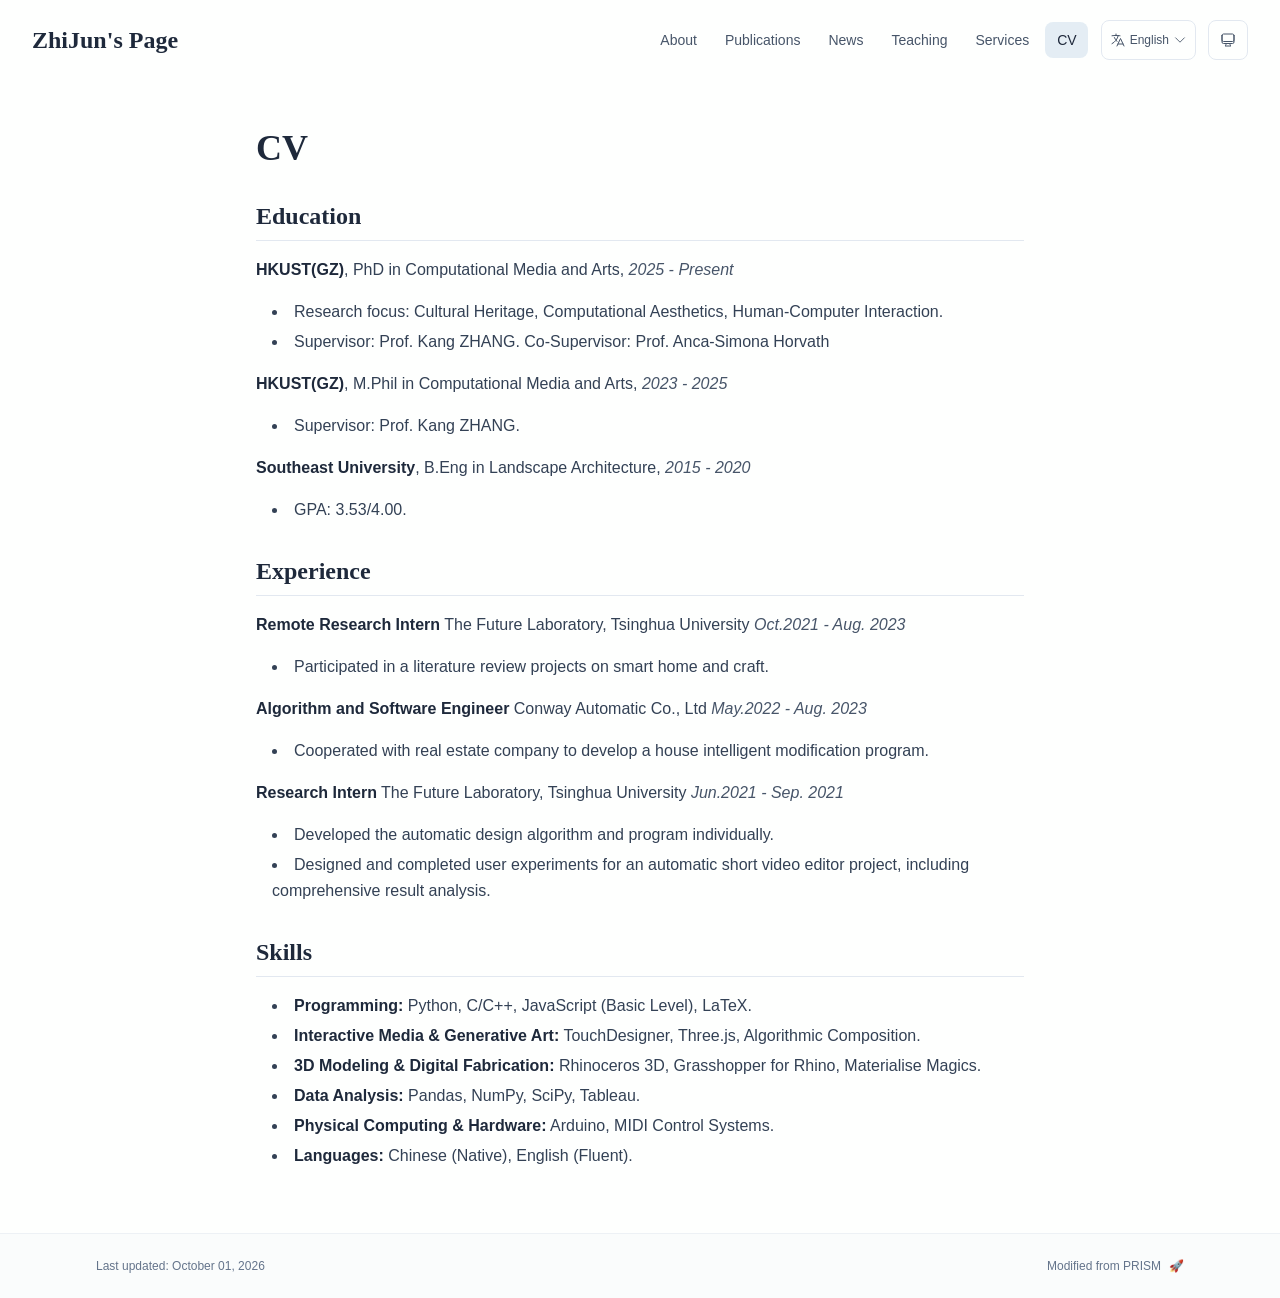
<file: cv/index.html>
<!DOCTYPE html><html lang="en" class="scroll-smooth"><head><meta charSet="utf-8"/><meta name="viewport" content="width=device-width, initial-scale=1"/><link rel="stylesheet" href="/_next/static/css/a02adbc703276df4.css" data-precedence="next"/><link rel="preload" as="script" fetchPriority="low" href="/_next/static/chunks/webpack-679b75d1c4c2027c.js"/><script src="/_next/static/chunks/4bd1b696-70b6d399998de86a.js" async=""></script><script src="/_next/static/chunks/684-5aaa8290a129f299.js" async=""></script><script src="/_next/static/chunks/main-app-78a207ebc444128a.js" async=""></script><script src="/_next/static/chunks/985-3e1382af6bf4951a.js" async=""></script><script src="/_next/static/chunks/291-e39730cc9327e39b.js" async=""></script><script src="/_next/static/chunks/app/layout-5eb190a9ce68a3cc.js" async=""></script><script src="/_next/static/chunks/178-595a94b9af1e67b5.js" async=""></script><script src="/_next/static/chunks/900-1e90e9ba6e478812.js" async=""></script><script src="/_next/static/chunks/app/%5Bslug%5D/page-6a4112d6ce8c7bc6.js" async=""></script><link rel="icon" href="/favicon.svg" type="image/svg+xml"/><link rel="dns-prefetch" href="https://jialeliu.com"/><link rel="preconnect" href="https://jialeliu.com" crossorigin=""/><link rel="preload" as="font" type="font/woff2" href="https://jialeliu.com/fonts/georgiab.woff2" crossorigin=""/><script>
              try {
                const theme = localStorage.getItem('theme-storage');
                const parsed = theme ? JSON.parse(theme) : null;
                const setting = parsed?.state?.theme || 'system';
                const prefersDark = typeof window !== 'undefined' && window.matchMedia && window.matchMedia('(prefers-color-scheme: dark)').matches;
                const effective = setting === 'dark' ? 'dark' : (setting === 'light' ? 'light' : (prefersDark ? 'dark' : 'light'));
                var root = document.documentElement;
                root.classList.add(effective);
                root.setAttribute('data-theme', effective);
              } catch (e) {
                var root = document.documentElement;
                root.classList.add('light');
                root.setAttribute('data-theme', 'light');
              }
            </script><script>
    try {
      const cfg = {"enabled":true,"locales":["zh","en"],"defaultLocale":"en","mode":"fixed","fixedLocale":"en","persist":true,"switcher":true,"labels":{"zh":"中文","en":"English"}};
      const storageKey = 'locale-storage';
      const normalize = (value) => typeof value === 'string' ? value.trim().replace('_', '-').toLowerCase() : '';
      const matchLocale = (candidate) => {
        const normalized = normalize(candidate);
        if (!normalized) return null;
        if (cfg.locales.includes(normalized)) return normalized;
        const language = normalized.split('-')[0];
        if (cfg.locales.includes(language)) return language;
        return null;
      };

      let resolved = null;

      if (cfg.persist) {
        resolved = matchLocale(localStorage.getItem(storageKey));
      }

      if (!resolved) {
        if (cfg.mode === 'fixed') {
          resolved = cfg.fixedLocale;
        } else {
          resolved = matchLocale(navigator.language);
        }
      }

      if (!resolved) {
        resolved = cfg.defaultLocale;
      }

      const root = document.documentElement;
      root.lang = resolved;
      root.setAttribute('data-locale', resolved);

      if (cfg.persist) {
        localStorage.setItem(storageKey, resolved);
      }
    } catch (e) {
      const root = document.documentElement;
      root.lang = 'en';
      root.setAttribute('data-locale', 'en');
    }
  </script><title>CV | ZhiJun&#x27;s Page</title><meta name="author" content="ZhiJun MA"/><meta name="keywords" content="ZhiJun MA,PhD,Research,The Hong Kong University of Science and Technology (Guangzhou)"/><meta name="creator" content="ZhiJun MA"/><meta name="publisher" content="ZhiJun MA"/><meta property="og:title" content="ZhiJun&#x27;s Page"/><meta property="og:description" content="PhD student at The Hong Kong University of Science and Technology (Guangzhou)."/><meta property="og:site_name" content="ZhiJun MA&#x27;s Academic Website"/><meta property="og:locale" content="en_US"/><meta property="og:type" content="website"/><meta name="twitter:card" content="summary"/><meta name="twitter:title" content="ZhiJun&#x27;s Page"/><meta name="twitter:description" content="PhD student at The Hong Kong University of Science and Technology (Guangzhou)."/><link rel="icon" href="/favicon.svg"/><script>document.querySelectorAll('body link[rel="icon"], body link[rel="apple-touch-icon"]').forEach(el => document.head.appendChild(el))</script><script src="/_next/static/chunks/polyfills-42372ed130431b0a.js" noModule=""></script></head><body class="font-sans antialiased"><div style="visibility:hidden"><nav class="fixed top-0 left-0 right-0 z-50" data-headlessui-state=""><div class="transition-all duration-300 ease-out bg-transparent" style="transform:translateY(-100px)"><div class="max-w-7xl mx-auto px-4 sm:px-6 lg:px-8"><div class="flex justify-between items-center h-16 lg:h-20"><div class="flex-shrink-0" tabindex="0"><a class="text-xl lg:text-2xl font-serif font-semibold text-primary hover:text-accent transition-colors duration-200" href="/">ZhiJun&#x27;s Page</a></div><div class="hidden lg:block"><div class="ml-10 flex items-center space-x-3"><div class="relative flex items-baseline space-x-1"><a data-nav-href="/" class="relative px-3 py-2 text-sm font-medium rounded-lg transition-colors duration-150 text-neutral-600" href="/">About</a><a data-nav-href="/publications" class="relative px-3 py-2 text-sm font-medium rounded-lg transition-colors duration-150 text-neutral-600" href="/publications/">Publications</a><a data-nav-href="/news" class="relative px-3 py-2 text-sm font-medium rounded-lg transition-colors duration-150 text-neutral-600" href="/news/">News</a><a data-nav-href="/teaching" class="relative px-3 py-2 text-sm font-medium rounded-lg transition-colors duration-150 text-neutral-600" href="/teaching/">Teaching</a><a data-nav-href="/services" class="relative px-3 py-2 text-sm font-medium rounded-lg transition-colors duration-150 text-neutral-600" href="/services/">Services</a><a data-nav-href="/cv" class="relative px-3 py-2 text-sm font-medium rounded-lg transition-colors duration-150 text-primary" href="/cv/">CV</a></div><div class="flex items-center justify-center w-14 h-10 rounded-lg border border-neutral-200 dark:border-[rgba(148,163,184,0.24)] bg-background dark:bg-neutral-800"><div class="w-6 h-4 rounded bg-neutral-300 animate-pulse"></div></div><div class="flex items-center justify-center w-10 h-10 rounded-lg border border-neutral-200 dark:border-[rgba(148,163,184,0.24)] bg-background dark:bg-neutral-800"><div class="w-4 h-4 rounded-full bg-neutral-300 animate-pulse"></div></div></div></div><div class="lg:hidden flex items-center space-x-2"><div class="flex items-center justify-center w-14 h-10 rounded-lg border border-neutral-200 dark:border-[rgba(148,163,184,0.24)] bg-background dark:bg-neutral-800"><div class="w-6 h-4 rounded bg-neutral-300 animate-pulse"></div></div><div class="flex items-center justify-center w-10 h-10 rounded-lg border border-neutral-200 dark:border-[rgba(148,163,184,0.24)] bg-background dark:bg-neutral-800"><div class="w-4 h-4 rounded-full bg-neutral-300 animate-pulse"></div></div><button class="inline-flex items-center justify-center p-2 rounded-md text-neutral-600 hover:text-primary hover:bg-neutral-100 dark:hover:bg-neutral-800 focus:outline-none focus:ring-2 focus:ring-inset focus:ring-accent transition-colors duration-200" id="headlessui-disclosure-button-«R7pdb»" type="button" aria-expanded="false" data-headlessui-state=""><span class="sr-only">Open main menu</span><div><svg xmlns="http://www.w3.org/2000/svg" fill="none" viewBox="0 0 24 24" stroke-width="1.5" stroke="currentColor" aria-hidden="true" data-slot="icon" class="block h-6 w-6"><path stroke-linecap="round" stroke-linejoin="round" d="M3.75 6.75h16.5M3.75 12h16.5m-16.5 5.25h16.5"></path></svg></div></button></div></div></div></div></nav><main class="min-h-screen pt-16 lg:pt-20"><div class="max-w-4xl mx-auto px-4 sm:px-6 lg:px-8 py-12"><div class="max-w-3xl mx-auto" style="opacity:0;transform:translateY(20px)"><h1 class="text-4xl font-serif font-bold text-primary mb-4">CV</h1><div class="text-neutral-700 dark:text-neutral-600 leading-relaxed"><h2 class="text-2xl font-serif font-bold text-primary mt-8 mb-4 border-b border-neutral-200 dark:border-neutral-800 pb-2">Education</h2>
<p class="mb-4 last:mb-0"><strong class="font-semibold text-primary">HKUST(GZ)</strong>, PhD in Computational Media and Arts, <em class="italic text-neutral-600 dark:text-neutral-500">2025 - Present</em></p>
<ul class="list-disc list-inside mb-4 space-y-1 ml-4">
<li class="mb-1">Research focus: Cultural Heritage, Computational Aesthetics, Human-Computer Interaction.</li>
<li class="mb-1">Supervisor: Prof. Kang ZHANG. Co-Supervisor: Prof. Anca-Simona Horvath</li>
</ul>
<p class="mb-4 last:mb-0"><strong class="font-semibold text-primary">HKUST(GZ)</strong>, M.Phil in Computational Media and Arts, <em class="italic text-neutral-600 dark:text-neutral-500">2023 - 2025</em></p>
<ul class="list-disc list-inside mb-4 space-y-1 ml-4">
<li class="mb-1">Supervisor: Prof. Kang ZHANG.</li>
</ul>
<p class="mb-4 last:mb-0"><strong class="font-semibold text-primary">Southeast University</strong>, B.Eng in Landscape Architecture, <em class="italic text-neutral-600 dark:text-neutral-500">2015 - 2020</em></p>
<ul class="list-disc list-inside mb-4 space-y-1 ml-4">
<li class="mb-1">GPA: 3.53/4.00.</li>
</ul>
<h2 class="text-2xl font-serif font-bold text-primary mt-8 mb-4 border-b border-neutral-200 dark:border-neutral-800 pb-2">Experience</h2>
<p class="mb-4 last:mb-0"><strong class="font-semibold text-primary">Remote Research Intern</strong>
The Future Laboratory, Tsinghua University
<em class="italic text-neutral-600 dark:text-neutral-500">Oct.2021 - Aug. 2023</em></p>
<ul class="list-disc list-inside mb-4 space-y-1 ml-4">
<li class="mb-1">Participated in a literature review projects on smart home and craft.</li>
</ul>
<p class="mb-4 last:mb-0"><strong class="font-semibold text-primary">Algorithm and Software Engineer</strong>
Conway Automatic Co., Ltd
<em class="italic text-neutral-600 dark:text-neutral-500">May.2022 - Aug. 2023</em></p>
<ul class="list-disc list-inside mb-4 space-y-1 ml-4">
<li class="mb-1">Cooperated with real estate company to develop a house intelligent modification program.</li>
</ul>
<p class="mb-4 last:mb-0"><strong class="font-semibold text-primary">Research Intern</strong>
The Future Laboratory, Tsinghua University
<em class="italic text-neutral-600 dark:text-neutral-500">Jun.2021 - Sep. 2021</em></p>
<ul class="list-disc list-inside mb-4 space-y-1 ml-4">
<li class="mb-1">Developed the automatic design algorithm and program individually.</li>
<li class="mb-1">Designed and completed user experiments for an automatic short video editor project, including comprehensive result analysis.</li>
</ul>
<h2 class="text-2xl font-serif font-bold text-primary mt-8 mb-4 border-b border-neutral-200 dark:border-neutral-800 pb-2">Skills</h2>
<ul class="list-disc list-inside mb-4 space-y-1 ml-4">
<li class="mb-1"><strong class="font-semibold text-primary">Programming:</strong> Python, C/C++, JavaScript (Basic Level), LaTeX.</li>
<li class="mb-1"><strong class="font-semibold text-primary">Interactive Media &amp; Generative Art:</strong> TouchDesigner, Three.js, Algorithmic Composition.</li>
<li class="mb-1"><strong class="font-semibold text-primary">3D Modeling &amp; Digital Fabrication:</strong> Rhinoceros 3D, Grasshopper for Rhino, Materialise Magics.</li>
<li class="mb-1"><strong class="font-semibold text-primary">Data Analysis:</strong> Pandas, NumPy, SciPy, Tableau.</li>
<li class="mb-1"><strong class="font-semibold text-primary">Physical Computing &amp; Hardware:</strong> Arduino, MIDI Control Systems.</li>
<li class="mb-1"><strong class="font-semibold text-primary">Languages:</strong> Chinese (Native), English (Fluent).</li>
</ul></div></div></div><!--$--><!--/$--><!--$--><!--/$--></main><footer class="border-t border-neutral-200/50 bg-neutral-50/50 dark:bg-neutral-900/50 dark:border-neutral-700/50"><div class="max-w-6xl mx-auto px-4 sm:px-6 lg:px-8 py-6"><div class="flex flex-col sm:flex-row justify-between items-center gap-2"><p class="text-xs text-neutral-500">Last updated<!-- -->: <!-- -->October 01, 2026</p><p class="text-xs text-neutral-500 flex items-center"><a href="https://github.com/xyjoey/PRISM" target="_blank" rel="noopener noreferrer">Modified from PRISM</a><span class="ml-2">🚀</span></p></div></div></footer></div><script src="/_next/static/chunks/webpack-679b75d1c4c2027c.js" async=""></script><script>(self.__next_f=self.__next_f||[]).push([0])</script><script>self.__next_f.push([1,"1:\"$Sreact.fragment\"\n3:I[3719,[\"985\",\"static/chunks/985-3e1382af6bf4951a.js\",\"291\",\"static/chunks/291-e39730cc9327e39b.js\",\"177\",\"static/chunks/app/layout-5eb190a9ce68a3cc.js\"],\"ThemeProvider\"]\n4:I[310,[\"985\",\"static/chunks/985-3e1382af6bf4951a.js\",\"291\",\"static/chunks/291-e39730cc9327e39b.js\",\"177\",\"static/chunks/app/layout-5eb190a9ce68a3cc.js\"],\"LocaleProvider\"]\n5:I[4574,[\"985\",\"static/chunks/985-3e1382af6bf4951a.js\",\"291\",\"static/chunks/291-e39730cc9327e39b.js\",\"177\",\"static/chunks/app/layout-5eb190a9ce68a3cc.js\"],\"default\"]\n6:I[7555,[],\"\"]\n7:I[1295,[],\"\"]\n8:I[2548,[\"985\",\"static/chunks/985-3e1382af6bf4951a.js\",\"291\",\"static/chunks/291-e39730cc9327e39b.js\",\"177\",\"static/chunks/app/layout-5eb190a9ce68a3cc.js\"],\"default\"]\na:I[9665,[],\"MetadataBoundary\"]\nc:I[9665,[],\"OutletBoundary\"]\nf:I[4911,[],\"AsyncMetadataOutlet\"]\n11:I[9665,[],\"ViewportBoundary\"]\n13:I[6614,[],\"\"]\n:HL[\"/_next/static/css/a02adbc703276df4.css\",\"style\"]\n2:T591,\n    try {\n      const cfg = {\"enabled\":true,\"locales\":[\"zh\",\"en\"],\"defaultLocale\":\"en\",\"mode\":\"fixed\",\"fixedLocale\":\"en\",\"persist\":true,\"switcher\":true,\"labels\":{\"zh\":\"中文\",\"en\":\"English\"}};\n      const storageKey = 'locale-storage';\n      const normalize = (value) =\u003e typeof value === 'string' ? value.trim().replace('_', '-').toLowerCase() : '';\n      const matchLocale = (candidate) =\u003e {\n        const normalized = normalize(candidate);\n        if (!normalized) return null;\n        if (cfg.locales.includes(normalized)) return normalized;\n        const language = normalized.split('-')[0];\n        if (cfg.locales.includes(language)) return language;\n        return null;\n      };\n\n      let resolved = null;\n\n      if (cfg.persist) {\n        resolved = matchLocale(localStorage.getItem(storageKey));\n      }\n\n      if (!resolved) {\n        if (cfg.mode === 'fixed') {\n          resolved = cfg.fixedLocale;\n        } else {\n          resolved = matchLocale(navigator.language);\n        }\n      }\n\n      if (!resolved) {\n        resolved = cfg.defaultLocale;\n      }\n\n      const root = document.docu"])</script><script>self.__next_f.push([1,"mentElement;\n      root.lang = resolved;\n      root.setAttribute('data-locale', resolved);\n\n      if (cfg.persist) {\n        localStorage.setItem(storageKey, resolved);\n      }\n    } catch (e) {\n      const root = document.documentElement;\n      root.lang = 'en';\n      root.setAttribute('data-locale', 'en');\n    }\n  "])</script><script>self.__next_f.push([1,"0:{\"P\":null,\"b\":\"tqDO7eHD17DaSE8elBayJ\",\"p\":\"\",\"c\":[\"\",\"cv\",\"\"],\"i\":false,\"f\":[[[\"\",{\"children\":[[\"slug\",\"cv\",\"d\"],{\"children\":[\"__PAGE__\",{}]}]},\"$undefined\",\"$undefined\",true],[\"\",[\"$\",\"$1\",\"c\",{\"children\":[[[\"$\",\"link\",\"0\",{\"rel\":\"stylesheet\",\"href\":\"/_next/static/css/a02adbc703276df4.css\",\"precedence\":\"next\",\"crossOrigin\":\"$undefined\",\"nonce\":\"$undefined\"}]],[\"$\",\"html\",null,{\"lang\":\"en\",\"className\":\"scroll-smooth\",\"suppressHydrationWarning\":true,\"children\":[[\"$\",\"head\",null,{\"children\":[[\"$\",\"link\",null,{\"rel\":\"icon\",\"href\":\"/favicon.svg\",\"type\":\"image/svg+xml\"}],[\"$\",\"link\",null,{\"rel\":\"dns-prefetch\",\"href\":\"https://jialeliu.com\"}],[\"$\",\"link\",null,{\"rel\":\"preconnect\",\"href\":\"https://jialeliu.com\",\"crossOrigin\":\"\"}],[\"$\",\"link\",null,{\"rel\":\"preload\",\"as\":\"font\",\"type\":\"font/woff2\",\"href\":\"https://jialeliu.com/fonts/georgiab.woff2\",\"crossOrigin\":\"\"}],[\"$\",\"script\",null,{\"dangerouslySetInnerHTML\":{\"__html\":\"\\n              try {\\n                const theme = localStorage.getItem('theme-storage');\\n                const parsed = theme ? JSON.parse(theme) : null;\\n                const setting = parsed?.state?.theme || 'system';\\n                const prefersDark = typeof window !== 'undefined' \u0026\u0026 window.matchMedia \u0026\u0026 window.matchMedia('(prefers-color-scheme: dark)').matches;\\n                const effective = setting === 'dark' ? 'dark' : (setting === 'light' ? 'light' : (prefersDark ? 'dark' : 'light'));\\n                var root = document.documentElement;\\n                root.classList.add(effective);\\n                root.setAttribute('data-theme', effective);\\n              } catch (e) {\\n                var root = document.documentElement;\\n                root.classList.add('light');\\n                root.setAttribute('data-theme', 'light');\\n              }\\n            \"}}],[\"$\",\"script\",null,{\"dangerouslySetInnerHTML\":{\"__html\":\"$2\"}}]]}],[\"$\",\"body\",null,{\"className\":\"font-sans antialiased\",\"children\":[\"$\",\"$L3\",null,{\"children\":[\"$\",\"$L4\",null,{\"config\":{\"enabled\":true,\"locales\":[\"zh\",\"en\"],\"defaultLocale\":\"en\",\"mode\":\"fixed\",\"fixedLocale\":\"en\",\"persist\":true,\"switcher\":true,\"labels\":{\"zh\":\"中文\",\"en\":\"English\"}},\"children\":[[\"$\",\"$L5\",null,{\"items\":[{\"title\":\"About\",\"type\":\"page\",\"target\":\"about\",\"href\":\"/\"},{\"title\":\"Publications\",\"type\":\"page\",\"target\":\"publications\",\"href\":\"/publications\"},{\"title\":\"News\",\"type\":\"page\",\"target\":\"news\",\"href\":\"/news\"},{\"title\":\"Teaching\",\"type\":\"page\",\"target\":\"teaching\",\"href\":\"/teaching\"},{\"title\":\"Services\",\"type\":\"page\",\"target\":\"services\",\"href\":\"/services\"},{\"title\":\"CV\",\"type\":\"page\",\"target\":\"cv\",\"href\":\"/cv\"}],\"siteTitle\":\"ZhiJun's Page\",\"enableOnePageMode\":false,\"i18n\":\"$0:f:0:1:1:props:children:1:props:children:1:props:children:props:children:props:config\",\"itemsByLocale\":{\"zh\":[{\"title\":\"关于我\",\"type\":\"page\",\"target\":\"about\",\"href\":\"/\"},{\"title\":\"论文\",\"type\":\"page\",\"target\":\"publications\",\"href\":\"/publications\"},{\"title\":\"动态\",\"type\":\"page\",\"target\":\"news\",\"href\":\"/news\"},{\"title\":\"教学\",\"type\":\"page\",\"target\":\"teaching\",\"href\":\"/teaching\"},{\"title\":\"服务\",\"type\":\"page\",\"target\":\"services\",\"href\":\"/services\"},{\"title\":\"简历\",\"type\":\"page\",\"target\":\"cv\",\"href\":\"/cv\"}],\"en\":[{\"title\":\"About\",\"type\":\"page\",\"target\":\"about\",\"href\":\"/\"},{\"title\":\"Publications\",\"type\":\"page\",\"target\":\"publications\",\"href\":\"/publications\"},{\"title\":\"News\",\"type\":\"page\",\"target\":\"news\",\"href\":\"/news\"},{\"title\":\"Teaching\",\"type\":\"page\",\"target\":\"teaching\",\"href\":\"/teaching\"},{\"title\":\"Services\",\"type\":\"page\",\"target\":\"services\",\"href\":\"/services\"},{\"title\":\"CV\",\"type\":\"page\",\"target\":\"cv\",\"href\":\"/cv\"}]},\"siteTitleByLocale\":{\"zh\":\"Zhijun's Page\",\"en\":\"ZhiJun's Page\"}}],[\"$\",\"main\",null,{\"className\":\"min-h-screen pt-16 lg:pt-20\",\"children\":[\"$\",\"$L6\",null,{\"parallelRouterKey\":\"children\",\"error\":\"$undefined\",\"errorStyles\":\"$undefined\",\"errorScripts\":\"$undefined\",\"template\":[\"$\",\"$L7\",null,{}],\"templateStyles\":\"$undefined\",\"templateScripts\":\"$undefined\",\"notFound\":[[[\"$\",\"title\",null,{\"children\":\"404: This page could not be found.\"}],[\"$\",\"div\",null,{\"style\":{\"fontFamily\":\"system-ui,\\\"Segoe UI\\\",Roboto,Helvetica,Arial,sans-serif,\\\"Apple Color Emoji\\\",\\\"Segoe UI Emoji\\\"\",\"height\":\"100vh\",\"textAlign\":\"center\",\"display\":\"flex\",\"flexDirection\":\"column\",\"alignItems\":\"center\",\"justifyContent\":\"center\"},\"children\":[\"$\",\"div\",null,{\"children\":[[\"$\",\"style\",null,{\"dangerouslySetInnerHTML\":{\"__html\":\"body{color:#000;background:#fff;margin:0}.next-error-h1{border-right:1px solid rgba(0,0,0,.3)}@media (prefers-color-scheme:dark){body{color:#fff;background:#000}.next-error-h1{border-right:1px solid rgba(255,255,255,.3)}}\"}}],[\"$\",\"h1\",null,{\"className\":\"next-error-h1\",\"style\":{\"display\":\"inline-block\",\"margin\":\"0 20px 0 0\",\"padding\":\"0 23px 0 0\",\"fontSize\":24,\"fontWeight\":500,\"verticalAlign\":\"top\",\"lineHeight\":\"49px\"},\"children\":404}],[\"$\",\"div\",null,{\"style\":{\"display\":\"inline-block\"},\"children\":[\"$\",\"h2\",null,{\"style\":{\"fontSize\":14,\"fontWeight\":400,\"lineHeight\":\"49px\",\"margin\":0},\"children\":\"This page could not be found.\"}]}]]}]}]],[]],\"forbidden\":\"$undefined\",\"unauthorized\":\"$undefined\"}]}],[\"$\",\"$L8\",null,{\"lastUpdated\":\"October 01, 2026\",\"lastUpdatedByLocale\":{\"zh\":\"2026年10月1日\",\"en\":\"October 01, 2026\"},\"defaultLocale\":\"en\"}]]}]}]}]]}]]}],{\"children\":[[\"slug\",\"cv\",\"d\"],[\"$\",\"$1\",\"c\",{\"children\":[null,[\"$\",\"$L6\",null,{\"parallelRouterKey\":\"children\",\"error\":\"$undefined\",\"errorStyles\":\"$undefined\",\"errorScripts\":\"$undefined\",\"template\":[\"$\",\"$L7\",null,{}],\"templateStyles\":\"$undefined\",\"templateScripts\":\"$undefined\",\"notFound\":\"$undefined\",\"forbidden\":\"$undefined\",\"unauthorized\":\"$undefined\"}]]}],{\"children\":[\"__PAGE__\",[\"$\",\"$1\",\"c\",{\"children\":[\"$L9\",[\"$\",\"$La\",null,{\"children\":\"$Lb\"}],null,[\"$\",\"$Lc\",null,{\"children\":[\"$Ld\",\"$Le\",[\"$\",\"$Lf\",null,{\"promise\":\"$@10\"}]]}]]}],{},null,false]},null,false]},null,false],[\"$\",\"$1\",\"h\",{\"children\":[null,[\"$\",\"$1\",\"-o1ZVcTbn_b5MUzCoAeB4\",{\"children\":[[\"$\",\"$L11\",null,{\"children\":\"$L12\"}],null]}],null]}],false]],\"m\":\"$undefined\",\"G\":[\"$13\",\"$undefined\"],\"s\":false,\"S\":true}\n"])</script><script>self.__next_f.push([1,"14:\"$Sreact.suspense\"\n15:I[4911,[],\"AsyncMetadata\"]\n17:I[2382,[\"985\",\"static/chunks/985-3e1382af6bf4951a.js\",\"178\",\"static/chunks/178-595a94b9af1e67b5.js\",\"900\",\"static/chunks/900-1e90e9ba6e478812.js\",\"182\",\"static/chunks/app/%5Bslug%5D/page-6a4112d6ce8c7bc6.js\"],\"default\"]\nb:[\"$\",\"$14\",null,{\"fallback\":null,\"children\":[\"$\",\"$L15\",null,{\"promise\":\"$@16\"}]}]\n18:T5ff,## Education\n\n**HKUST(GZ)**, PhD in Computational Media and Arts, *2025 - Present*\n\n- Research focus: Cultural Heritage, Computational Aesthetics, Human-Computer Interaction.\n- Supervisor: Prof. Kang ZHANG. Co-Supervisor: Prof. Anca-Simona Horvath\n\n**HKUST(GZ)**, M.Phil in Computational Media and Arts, *2023 - 2025*\n\n- Supervisor: Prof. Kang ZHANG.\n\n**Southeast University**, B.Eng in Landscape Architecture, *2015 - 2020*\n\n- GPA: 3.53/4.00.\n\n## Experience\n\n**Remote Research Intern**\nThe Future Laboratory, Tsinghua University\n*Oct.2021 - Aug. 2023*\n\n- Participated in a literature review projects on smart home and craft.\n\n**Algorithm and Software Engineer**\nConway Automatic Co., Ltd\n*May.2022 - Aug. 2023*\n\n- Cooperated with real estate company to develop a house intelligent modification program.\n\n**Research Intern**\nThe Future Laboratory, Tsinghua University\n*Jun.2021 - Sep. 2021*\n\n- Developed the automatic design algorithm and program individually.\n- Designed and completed user experiments for an automatic short video editor project, including comprehensive result analysis.\n\n## Skills\n\n- **Programming:** Python, C/C++, JavaScript (Basic Level), LaTeX.\n- **Interactive Media \\\u0026 Generative Art:** TouchDesigner, Three.js, Algorithmic Composition.\n- **3D Modeling \\\u0026 Digital Fabrication:** Rhinoceros 3D, Grasshopper for Rhino, Materialise Magics.\n- **Data Analysis:** Pandas, NumPy, SciPy, Tableau.\n- **Physical Computing \\\u0026 Hardware:** Arduino, MIDI Control Systems.\n- **Languages:** Chinese (Native), English (Fluent).\n19:T5ff,## Education\n\n**HKUST(GZ)**, PhD in Computational Media and Arts, *2025 - Present*\n\n- Research focus: Cultural Heritage, Computational Ae"])</script><script>self.__next_f.push([1,"sthetics, Human-Computer Interaction.\n- Supervisor: Prof. Kang ZHANG. Co-Supervisor: Prof. Anca-Simona Horvath\n\n**HKUST(GZ)**, M.Phil in Computational Media and Arts, *2023 - 2025*\n\n- Supervisor: Prof. Kang ZHANG.\n\n**Southeast University**, B.Eng in Landscape Architecture, *2015 - 2020*\n\n- GPA: 3.53/4.00.\n\n## Experience\n\n**Remote Research Intern**\nThe Future Laboratory, Tsinghua University\n*Oct.2021 - Aug. 2023*\n\n- Participated in a literature review projects on smart home and craft.\n\n**Algorithm and Software Engineer**\nConway Automatic Co., Ltd\n*May.2022 - Aug. 2023*\n\n- Cooperated with real estate company to develop a house intelligent modification program.\n\n**Research Intern**\nThe Future Laboratory, Tsinghua University\n*Jun.2021 - Sep. 2021*\n\n- Developed the automatic design algorithm and program individually.\n- Designed and completed user experiments for an automatic short video editor project, including comprehensive result analysis.\n\n## Skills\n\n- **Programming:** Python, C/C++, JavaScript (Basic Level), LaTeX.\n- **Interactive Media \\\u0026 Generative Art:** TouchDesigner, Three.js, Algorithmic Composition.\n- **3D Modeling \\\u0026 Digital Fabrication:** Rhinoceros 3D, Grasshopper for Rhino, Materialise Magics.\n- **Data Analysis:** Pandas, NumPy, SciPy, Tableau.\n- **Physical Computing \\\u0026 Hardware:** Arduino, MIDI Control Systems.\n- **Languages:** Chinese (Native), English (Fluent).\n9:[\"$\",\"$L17\",null,{\"dataByLocale\":{\"zh\":{\"type\":\"text\",\"config\":{\"type\":\"text\",\"title\":\"简历\",\"source\":\"cv.md\"},\"content\":\"$18\"},\"en\":{\"type\":\"text\",\"config\":{\"type\":\"text\",\"title\":\"CV\",\"source\":\"cv.md\"},\"content\":\"$19\"}},\"defaultLocale\":\"en\"}]\n"])</script><script>self.__next_f.push([1,"e:null\n"])</script><script>self.__next_f.push([1,"12:[[\"$\",\"meta\",\"0\",{\"charSet\":\"utf-8\"}],[\"$\",\"meta\",\"1\",{\"name\":\"viewport\",\"content\":\"width=device-width, initial-scale=1\"}]]\nd:null\n"])</script><script>self.__next_f.push([1,"16:{\"metadata\":[[\"$\",\"title\",\"0\",{\"children\":\"CV | ZhiJun's Page\"}],[\"$\",\"meta\",\"1\",{\"name\":\"author\",\"content\":\"ZhiJun MA\"}],[\"$\",\"meta\",\"2\",{\"name\":\"keywords\",\"content\":\"ZhiJun MA,PhD,Research,The Hong Kong University of Science and Technology (Guangzhou)\"}],[\"$\",\"meta\",\"3\",{\"name\":\"creator\",\"content\":\"ZhiJun MA\"}],[\"$\",\"meta\",\"4\",{\"name\":\"publisher\",\"content\":\"ZhiJun MA\"}],[\"$\",\"meta\",\"5\",{\"property\":\"og:title\",\"content\":\"ZhiJun's Page\"}],[\"$\",\"meta\",\"6\",{\"property\":\"og:description\",\"content\":\"PhD student at The Hong Kong University of Science and Technology (Guangzhou).\"}],[\"$\",\"meta\",\"7\",{\"property\":\"og:site_name\",\"content\":\"ZhiJun MA's Academic Website\"}],[\"$\",\"meta\",\"8\",{\"property\":\"og:locale\",\"content\":\"en_US\"}],[\"$\",\"meta\",\"9\",{\"property\":\"og:type\",\"content\":\"website\"}],[\"$\",\"meta\",\"10\",{\"name\":\"twitter:card\",\"content\":\"summary\"}],[\"$\",\"meta\",\"11\",{\"name\":\"twitter:title\",\"content\":\"ZhiJun's Page\"}],[\"$\",\"meta\",\"12\",{\"name\":\"twitter:description\",\"content\":\"PhD student at The Hong Kong University of Science and Technology (Guangzhou).\"}],[\"$\",\"link\",\"13\",{\"rel\":\"icon\",\"href\":\"/favicon.svg\"}]],\"error\":null,\"digest\":\"$undefined\"}\n10:{\"metadata\":\"$16:metadata\",\"error\":null,\"digest\":\"$undefined\"}\n"])</script></body></html>
</file>
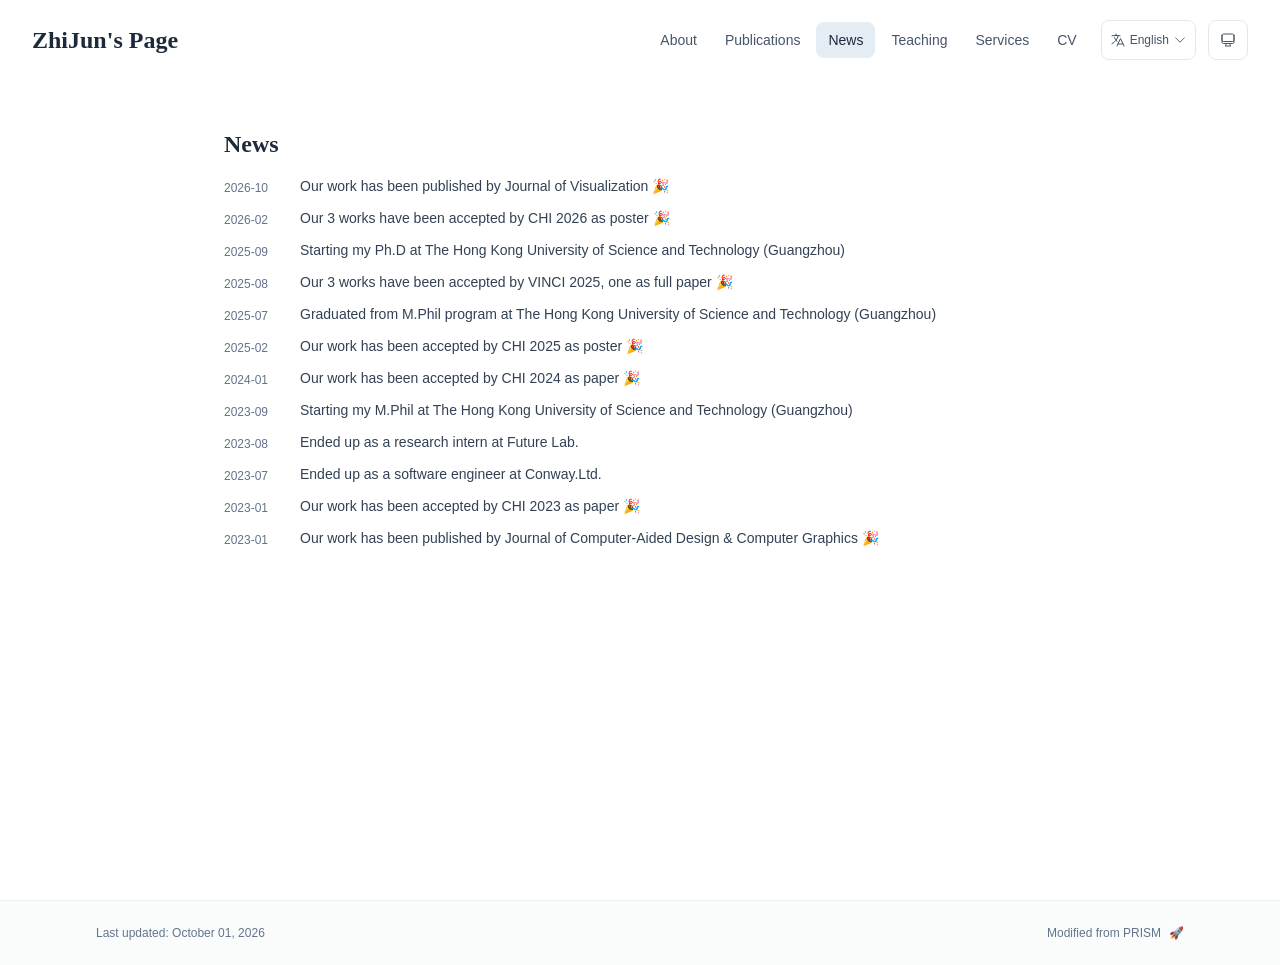
<file: news/index.html>
<!DOCTYPE html><html lang="en" class="scroll-smooth"><head><meta charSet="utf-8"/><meta name="viewport" content="width=device-width, initial-scale=1"/><link rel="stylesheet" href="/_next/static/css/a02adbc703276df4.css" data-precedence="next"/><link rel="preload" as="script" fetchPriority="low" href="/_next/static/chunks/webpack-679b75d1c4c2027c.js"/><script src="/_next/static/chunks/4bd1b696-70b6d399998de86a.js" async=""></script><script src="/_next/static/chunks/684-5aaa8290a129f299.js" async=""></script><script src="/_next/static/chunks/main-app-78a207ebc444128a.js" async=""></script><script src="/_next/static/chunks/985-3e1382af6bf4951a.js" async=""></script><script src="/_next/static/chunks/291-e39730cc9327e39b.js" async=""></script><script src="/_next/static/chunks/app/layout-5eb190a9ce68a3cc.js" async=""></script><script src="/_next/static/chunks/178-595a94b9af1e67b5.js" async=""></script><script src="/_next/static/chunks/900-1e90e9ba6e478812.js" async=""></script><script src="/_next/static/chunks/app/%5Bslug%5D/page-6a4112d6ce8c7bc6.js" async=""></script><link rel="icon" href="/favicon.svg" type="image/svg+xml"/><link rel="dns-prefetch" href="https://jialeliu.com"/><link rel="preconnect" href="https://jialeliu.com" crossorigin=""/><link rel="preload" as="font" type="font/woff2" href="https://jialeliu.com/fonts/georgiab.woff2" crossorigin=""/><script>
              try {
                const theme = localStorage.getItem('theme-storage');
                const parsed = theme ? JSON.parse(theme) : null;
                const setting = parsed?.state?.theme || 'system';
                const prefersDark = typeof window !== 'undefined' && window.matchMedia && window.matchMedia('(prefers-color-scheme: dark)').matches;
                const effective = setting === 'dark' ? 'dark' : (setting === 'light' ? 'light' : (prefersDark ? 'dark' : 'light'));
                var root = document.documentElement;
                root.classList.add(effective);
                root.setAttribute('data-theme', effective);
              } catch (e) {
                var root = document.documentElement;
                root.classList.add('light');
                root.setAttribute('data-theme', 'light');
              }
            </script><script>
    try {
      const cfg = {"enabled":true,"locales":["zh","en"],"defaultLocale":"en","mode":"fixed","fixedLocale":"en","persist":true,"switcher":true,"labels":{"zh":"中文","en":"English"}};
      const storageKey = 'locale-storage';
      const normalize = (value) => typeof value === 'string' ? value.trim().replace('_', '-').toLowerCase() : '';
      const matchLocale = (candidate) => {
        const normalized = normalize(candidate);
        if (!normalized) return null;
        if (cfg.locales.includes(normalized)) return normalized;
        const language = normalized.split('-')[0];
        if (cfg.locales.includes(language)) return language;
        return null;
      };

      let resolved = null;

      if (cfg.persist) {
        resolved = matchLocale(localStorage.getItem(storageKey));
      }

      if (!resolved) {
        if (cfg.mode === 'fixed') {
          resolved = cfg.fixedLocale;
        } else {
          resolved = matchLocale(navigator.language);
        }
      }

      if (!resolved) {
        resolved = cfg.defaultLocale;
      }

      const root = document.documentElement;
      root.lang = resolved;
      root.setAttribute('data-locale', resolved);

      if (cfg.persist) {
        localStorage.setItem(storageKey, resolved);
      }
    } catch (e) {
      const root = document.documentElement;
      root.lang = 'en';
      root.setAttribute('data-locale', 'en');
    }
  </script><title>News | ZhiJun&#x27;s Page</title><meta name="description" content="Latest updates"/><meta name="author" content="ZhiJun MA"/><meta name="keywords" content="ZhiJun MA,PhD,Research,The Hong Kong University of Science and Technology (Guangzhou)"/><meta name="creator" content="ZhiJun MA"/><meta name="publisher" content="ZhiJun MA"/><meta property="og:title" content="ZhiJun&#x27;s Page"/><meta property="og:description" content="PhD student at The Hong Kong University of Science and Technology (Guangzhou)."/><meta property="og:site_name" content="ZhiJun MA&#x27;s Academic Website"/><meta property="og:locale" content="en_US"/><meta property="og:type" content="website"/><meta name="twitter:card" content="summary"/><meta name="twitter:title" content="ZhiJun&#x27;s Page"/><meta name="twitter:description" content="PhD student at The Hong Kong University of Science and Technology (Guangzhou)."/><link rel="icon" href="/favicon.svg"/><script>document.querySelectorAll('body link[rel="icon"], body link[rel="apple-touch-icon"]').forEach(el => document.head.appendChild(el))</script><script src="/_next/static/chunks/polyfills-42372ed130431b0a.js" noModule=""></script></head><body class="font-sans antialiased"><div style="visibility:hidden"><nav class="fixed top-0 left-0 right-0 z-50" data-headlessui-state=""><div class="transition-all duration-300 ease-out bg-transparent" style="transform:translateY(-100px)"><div class="max-w-7xl mx-auto px-4 sm:px-6 lg:px-8"><div class="flex justify-between items-center h-16 lg:h-20"><div class="flex-shrink-0" tabindex="0"><a class="text-xl lg:text-2xl font-serif font-semibold text-primary hover:text-accent transition-colors duration-200" href="/">ZhiJun&#x27;s Page</a></div><div class="hidden lg:block"><div class="ml-10 flex items-center space-x-3"><div class="relative flex items-baseline space-x-1"><a data-nav-href="/" class="relative px-3 py-2 text-sm font-medium rounded-lg transition-colors duration-150 text-neutral-600" href="/">About</a><a data-nav-href="/publications" class="relative px-3 py-2 text-sm font-medium rounded-lg transition-colors duration-150 text-neutral-600" href="/publications/">Publications</a><a data-nav-href="/news" class="relative px-3 py-2 text-sm font-medium rounded-lg transition-colors duration-150 text-primary" href="/news/">News</a><a data-nav-href="/teaching" class="relative px-3 py-2 text-sm font-medium rounded-lg transition-colors duration-150 text-neutral-600" href="/teaching/">Teaching</a><a data-nav-href="/services" class="relative px-3 py-2 text-sm font-medium rounded-lg transition-colors duration-150 text-neutral-600" href="/services/">Services</a><a data-nav-href="/cv" class="relative px-3 py-2 text-sm font-medium rounded-lg transition-colors duration-150 text-neutral-600" href="/cv/">CV</a></div><div class="flex items-center justify-center w-14 h-10 rounded-lg border border-neutral-200 dark:border-[rgba(148,163,184,0.24)] bg-background dark:bg-neutral-800"><div class="w-6 h-4 rounded bg-neutral-300 animate-pulse"></div></div><div class="flex items-center justify-center w-10 h-10 rounded-lg border border-neutral-200 dark:border-[rgba(148,163,184,0.24)] bg-background dark:bg-neutral-800"><div class="w-4 h-4 rounded-full bg-neutral-300 animate-pulse"></div></div></div></div><div class="lg:hidden flex items-center space-x-2"><div class="flex items-center justify-center w-14 h-10 rounded-lg border border-neutral-200 dark:border-[rgba(148,163,184,0.24)] bg-background dark:bg-neutral-800"><div class="w-6 h-4 rounded bg-neutral-300 animate-pulse"></div></div><div class="flex items-center justify-center w-10 h-10 rounded-lg border border-neutral-200 dark:border-[rgba(148,163,184,0.24)] bg-background dark:bg-neutral-800"><div class="w-4 h-4 rounded-full bg-neutral-300 animate-pulse"></div></div><button class="inline-flex items-center justify-center p-2 rounded-md text-neutral-600 hover:text-primary hover:bg-neutral-100 dark:hover:bg-neutral-800 focus:outline-none focus:ring-2 focus:ring-inset focus:ring-accent transition-colors duration-200" id="headlessui-disclosure-button-«R7pdb»" type="button" aria-expanded="false" data-headlessui-state=""><span class="sr-only">Open main menu</span><div><svg xmlns="http://www.w3.org/2000/svg" fill="none" viewBox="0 0 24 24" stroke-width="1.5" stroke="currentColor" aria-hidden="true" data-slot="icon" class="block h-6 w-6"><path stroke-linecap="round" stroke-linejoin="round" d="M3.75 6.75h16.5M3.75 12h16.5m-16.5 5.25h16.5"></path></svg></div></button></div></div></div></div></nav><main class="min-h-screen pt-16 lg:pt-20"><div class="max-w-4xl mx-auto px-4 sm:px-6 lg:px-8 py-12"><section style="opacity:0;transform:translateY(20px)"><div class="flex items-center justify-between mb-4"><h2 class="text-2xl font-serif font-bold text-primary">News</h2></div><div class="space-y-3"><div class="flex items-start space-x-3"><span class="text-xs text-neutral-500 mt-1 w-16 flex-shrink-0">2026-10</span><p class="text-sm text-neutral-700">Our work has been published by Journal of Visualization 🎉</p></div><div class="flex items-start space-x-3"><span class="text-xs text-neutral-500 mt-1 w-16 flex-shrink-0">2026-02</span><p class="text-sm text-neutral-700">Our 3 works have been accepted by CHI 2026 as poster 🎉</p></div><div class="flex items-start space-x-3"><span class="text-xs text-neutral-500 mt-1 w-16 flex-shrink-0">2025-09</span><p class="text-sm text-neutral-700">Starting my Ph.D at The Hong Kong University of Science and Technology (Guangzhou)</p></div><div class="flex items-start space-x-3"><span class="text-xs text-neutral-500 mt-1 w-16 flex-shrink-0">2025-08</span><p class="text-sm text-neutral-700">Our 3 works have been accepted by VINCI 2025, one as full paper 🎉</p></div><div class="flex items-start space-x-3"><span class="text-xs text-neutral-500 mt-1 w-16 flex-shrink-0">2025-07</span><p class="text-sm text-neutral-700">Graduated from M.Phil program at The Hong Kong University of Science and Technology (Guangzhou)</p></div><div class="flex items-start space-x-3"><span class="text-xs text-neutral-500 mt-1 w-16 flex-shrink-0">2025-02</span><p class="text-sm text-neutral-700">Our work has been accepted by CHI 2025 as poster 🎉</p></div><div class="flex items-start space-x-3"><span class="text-xs text-neutral-500 mt-1 w-16 flex-shrink-0">2024-01</span><p class="text-sm text-neutral-700">Our work has been accepted by CHI 2024 as paper 🎉</p></div><div class="flex items-start space-x-3"><span class="text-xs text-neutral-500 mt-1 w-16 flex-shrink-0">2023-09</span><p class="text-sm text-neutral-700">Starting my M.Phil at The Hong Kong University of Science and Technology (Guangzhou)</p></div><div class="flex items-start space-x-3"><span class="text-xs text-neutral-500 mt-1 w-16 flex-shrink-0">2023-08</span><p class="text-sm text-neutral-700">Ended up as a research intern at Future Lab.</p></div><div class="flex items-start space-x-3"><span class="text-xs text-neutral-500 mt-1 w-16 flex-shrink-0">2023-07</span><p class="text-sm text-neutral-700">Ended up as a software engineer at Conway.Ltd.</p></div><div class="flex items-start space-x-3"><span class="text-xs text-neutral-500 mt-1 w-16 flex-shrink-0">2023-01</span><p class="text-sm text-neutral-700">Our work has been accepted by CHI 2023 as paper 🎉</p></div><div class="flex items-start space-x-3"><span class="text-xs text-neutral-500 mt-1 w-16 flex-shrink-0">2023-01</span><p class="text-sm text-neutral-700">Our work has been published by Journal of Computer-Aided Design &amp; Computer Graphics 🎉</p></div></div></section></div><!--$--><!--/$--><!--$--><!--/$--></main><footer class="border-t border-neutral-200/50 bg-neutral-50/50 dark:bg-neutral-900/50 dark:border-neutral-700/50"><div class="max-w-6xl mx-auto px-4 sm:px-6 lg:px-8 py-6"><div class="flex flex-col sm:flex-row justify-between items-center gap-2"><p class="text-xs text-neutral-500">Last updated<!-- -->: <!-- -->October 01, 2026</p><p class="text-xs text-neutral-500 flex items-center"><a href="https://github.com/xyjoey/PRISM" target="_blank" rel="noopener noreferrer">Modified from PRISM</a><span class="ml-2">🚀</span></p></div></div></footer></div><script src="/_next/static/chunks/webpack-679b75d1c4c2027c.js" async=""></script><script>(self.__next_f=self.__next_f||[]).push([0])</script><script>self.__next_f.push([1,"1:\"$Sreact.fragment\"\n3:I[3719,[\"985\",\"static/chunks/985-3e1382af6bf4951a.js\",\"291\",\"static/chunks/291-e39730cc9327e39b.js\",\"177\",\"static/chunks/app/layout-5eb190a9ce68a3cc.js\"],\"ThemeProvider\"]\n4:I[310,[\"985\",\"static/chunks/985-3e1382af6bf4951a.js\",\"291\",\"static/chunks/291-e39730cc9327e39b.js\",\"177\",\"static/chunks/app/layout-5eb190a9ce68a3cc.js\"],\"LocaleProvider\"]\n5:I[4574,[\"985\",\"static/chunks/985-3e1382af6bf4951a.js\",\"291\",\"static/chunks/291-e39730cc9327e39b.js\",\"177\",\"static/chunks/app/layout-5eb190a9ce68a3cc.js\"],\"default\"]\n6:I[7555,[],\"\"]\n7:I[1295,[],\"\"]\n8:I[2548,[\"985\",\"static/chunks/985-3e1382af6bf4951a.js\",\"291\",\"static/chunks/291-e39730cc9327e39b.js\",\"177\",\"static/chunks/app/layout-5eb190a9ce68a3cc.js\"],\"default\"]\na:I[9665,[],\"MetadataBoundary\"]\nc:I[9665,[],\"OutletBoundary\"]\nf:I[4911,[],\"AsyncMetadataOutlet\"]\n11:I[9665,[],\"ViewportBoundary\"]\n13:I[6614,[],\"\"]\n:HL[\"/_next/static/css/a02adbc703276df4.css\",\"style\"]\n2:T591,\n    try {\n      const cfg = {\"enabled\":true,\"locales\":[\"zh\",\"en\"],\"defaultLocale\":\"en\",\"mode\":\"fixed\",\"fixedLocale\":\"en\",\"persist\":true,\"switcher\":true,\"labels\":{\"zh\":\"中文\",\"en\":\"English\"}};\n      const storageKey = 'locale-storage';\n      const normalize = (value) =\u003e typeof value === 'string' ? value.trim().replace('_', '-').toLowerCase() : '';\n      const matchLocale = (candidate) =\u003e {\n        const normalized = normalize(candidate);\n        if (!normalized) return null;\n        if (cfg.locales.includes(normalized)) return normalized;\n        const language = normalized.split('-')[0];\n        if (cfg.locales.includes(language)) return language;\n        return null;\n      };\n\n      let resolved = null;\n\n      if (cfg.persist) {\n        resolved = matchLocale(localStorage.getItem(storageKey));\n      }\n\n      if (!resolved) {\n        if (cfg.mode === 'fixed') {\n          resolved = cfg.fixedLocale;\n        } else {\n          resolved = matchLocale(navigator.language);\n        }\n      }\n\n      if (!resolved) {\n        resolved = cfg.defaultLocale;\n      }\n\n      const root = document.docu"])</script><script>self.__next_f.push([1,"mentElement;\n      root.lang = resolved;\n      root.setAttribute('data-locale', resolved);\n\n      if (cfg.persist) {\n        localStorage.setItem(storageKey, resolved);\n      }\n    } catch (e) {\n      const root = document.documentElement;\n      root.lang = 'en';\n      root.setAttribute('data-locale', 'en');\n    }\n  "])</script><script>self.__next_f.push([1,"0:{\"P\":null,\"b\":\"tqDO7eHD17DaSE8elBayJ\",\"p\":\"\",\"c\":[\"\",\"news\",\"\"],\"i\":false,\"f\":[[[\"\",{\"children\":[[\"slug\",\"news\",\"d\"],{\"children\":[\"__PAGE__\",{}]}]},\"$undefined\",\"$undefined\",true],[\"\",[\"$\",\"$1\",\"c\",{\"children\":[[[\"$\",\"link\",\"0\",{\"rel\":\"stylesheet\",\"href\":\"/_next/static/css/a02adbc703276df4.css\",\"precedence\":\"next\",\"crossOrigin\":\"$undefined\",\"nonce\":\"$undefined\"}]],[\"$\",\"html\",null,{\"lang\":\"en\",\"className\":\"scroll-smooth\",\"suppressHydrationWarning\":true,\"children\":[[\"$\",\"head\",null,{\"children\":[[\"$\",\"link\",null,{\"rel\":\"icon\",\"href\":\"/favicon.svg\",\"type\":\"image/svg+xml\"}],[\"$\",\"link\",null,{\"rel\":\"dns-prefetch\",\"href\":\"https://jialeliu.com\"}],[\"$\",\"link\",null,{\"rel\":\"preconnect\",\"href\":\"https://jialeliu.com\",\"crossOrigin\":\"\"}],[\"$\",\"link\",null,{\"rel\":\"preload\",\"as\":\"font\",\"type\":\"font/woff2\",\"href\":\"https://jialeliu.com/fonts/georgiab.woff2\",\"crossOrigin\":\"\"}],[\"$\",\"script\",null,{\"dangerouslySetInnerHTML\":{\"__html\":\"\\n              try {\\n                const theme = localStorage.getItem('theme-storage');\\n                const parsed = theme ? JSON.parse(theme) : null;\\n                const setting = parsed?.state?.theme || 'system';\\n                const prefersDark = typeof window !== 'undefined' \u0026\u0026 window.matchMedia \u0026\u0026 window.matchMedia('(prefers-color-scheme: dark)').matches;\\n                const effective = setting === 'dark' ? 'dark' : (setting === 'light' ? 'light' : (prefersDark ? 'dark' : 'light'));\\n                var root = document.documentElement;\\n                root.classList.add(effective);\\n                root.setAttribute('data-theme', effective);\\n              } catch (e) {\\n                var root = document.documentElement;\\n                root.classList.add('light');\\n                root.setAttribute('data-theme', 'light');\\n              }\\n            \"}}],[\"$\",\"script\",null,{\"dangerouslySetInnerHTML\":{\"__html\":\"$2\"}}]]}],[\"$\",\"body\",null,{\"className\":\"font-sans antialiased\",\"children\":[\"$\",\"$L3\",null,{\"children\":[\"$\",\"$L4\",null,{\"config\":{\"enabled\":true,\"locales\":[\"zh\",\"en\"],\"defaultLocale\":\"en\",\"mode\":\"fixed\",\"fixedLocale\":\"en\",\"persist\":true,\"switcher\":true,\"labels\":{\"zh\":\"中文\",\"en\":\"English\"}},\"children\":[[\"$\",\"$L5\",null,{\"items\":[{\"title\":\"About\",\"type\":\"page\",\"target\":\"about\",\"href\":\"/\"},{\"title\":\"Publications\",\"type\":\"page\",\"target\":\"publications\",\"href\":\"/publications\"},{\"title\":\"News\",\"type\":\"page\",\"target\":\"news\",\"href\":\"/news\"},{\"title\":\"Teaching\",\"type\":\"page\",\"target\":\"teaching\",\"href\":\"/teaching\"},{\"title\":\"Services\",\"type\":\"page\",\"target\":\"services\",\"href\":\"/services\"},{\"title\":\"CV\",\"type\":\"page\",\"target\":\"cv\",\"href\":\"/cv\"}],\"siteTitle\":\"ZhiJun's Page\",\"enableOnePageMode\":false,\"i18n\":\"$0:f:0:1:1:props:children:1:props:children:1:props:children:props:children:props:config\",\"itemsByLocale\":{\"zh\":[{\"title\":\"关于我\",\"type\":\"page\",\"target\":\"about\",\"href\":\"/\"},{\"title\":\"论文\",\"type\":\"page\",\"target\":\"publications\",\"href\":\"/publications\"},{\"title\":\"动态\",\"type\":\"page\",\"target\":\"news\",\"href\":\"/news\"},{\"title\":\"教学\",\"type\":\"page\",\"target\":\"teaching\",\"href\":\"/teaching\"},{\"title\":\"服务\",\"type\":\"page\",\"target\":\"services\",\"href\":\"/services\"},{\"title\":\"简历\",\"type\":\"page\",\"target\":\"cv\",\"href\":\"/cv\"}],\"en\":[{\"title\":\"About\",\"type\":\"page\",\"target\":\"about\",\"href\":\"/\"},{\"title\":\"Publications\",\"type\":\"page\",\"target\":\"publications\",\"href\":\"/publications\"},{\"title\":\"News\",\"type\":\"page\",\"target\":\"news\",\"href\":\"/news\"},{\"title\":\"Teaching\",\"type\":\"page\",\"target\":\"teaching\",\"href\":\"/teaching\"},{\"title\":\"Services\",\"type\":\"page\",\"target\":\"services\",\"href\":\"/services\"},{\"title\":\"CV\",\"type\":\"page\",\"target\":\"cv\",\"href\":\"/cv\"}]},\"siteTitleByLocale\":{\"zh\":\"Zhijun's Page\",\"en\":\"ZhiJun's Page\"}}],[\"$\",\"main\",null,{\"className\":\"min-h-screen pt-16 lg:pt-20\",\"children\":[\"$\",\"$L6\",null,{\"parallelRouterKey\":\"children\",\"error\":\"$undefined\",\"errorStyles\":\"$undefined\",\"errorScripts\":\"$undefined\",\"template\":[\"$\",\"$L7\",null,{}],\"templateStyles\":\"$undefined\",\"templateScripts\":\"$undefined\",\"notFound\":[[[\"$\",\"title\",null,{\"children\":\"404: This page could not be found.\"}],[\"$\",\"div\",null,{\"style\":{\"fontFamily\":\"system-ui,\\\"Segoe UI\\\",Roboto,Helvetica,Arial,sans-serif,\\\"Apple Color Emoji\\\",\\\"Segoe UI Emoji\\\"\",\"height\":\"100vh\",\"textAlign\":\"center\",\"display\":\"flex\",\"flexDirection\":\"column\",\"alignItems\":\"center\",\"justifyContent\":\"center\"},\"children\":[\"$\",\"div\",null,{\"children\":[[\"$\",\"style\",null,{\"dangerouslySetInnerHTML\":{\"__html\":\"body{color:#000;background:#fff;margin:0}.next-error-h1{border-right:1px solid rgba(0,0,0,.3)}@media (prefers-color-scheme:dark){body{color:#fff;background:#000}.next-error-h1{border-right:1px solid rgba(255,255,255,.3)}}\"}}],[\"$\",\"h1\",null,{\"className\":\"next-error-h1\",\"style\":{\"display\":\"inline-block\",\"margin\":\"0 20px 0 0\",\"padding\":\"0 23px 0 0\",\"fontSize\":24,\"fontWeight\":500,\"verticalAlign\":\"top\",\"lineHeight\":\"49px\"},\"children\":404}],[\"$\",\"div\",null,{\"style\":{\"display\":\"inline-block\"},\"children\":[\"$\",\"h2\",null,{\"style\":{\"fontSize\":14,\"fontWeight\":400,\"lineHeight\":\"49px\",\"margin\":0},\"children\":\"This page could not be found.\"}]}]]}]}]],[]],\"forbidden\":\"$undefined\",\"unauthorized\":\"$undefined\"}]}],[\"$\",\"$L8\",null,{\"lastUpdated\":\"October 01, 2026\",\"lastUpdatedByLocale\":{\"zh\":\"2026年10月1日\",\"en\":\"October 01, 2026\"},\"defaultLocale\":\"en\"}]]}]}]}]]}]]}],{\"children\":[[\"slug\",\"news\",\"d\"],[\"$\",\"$1\",\"c\",{\"children\":[null,[\"$\",\"$L6\",null,{\"parallelRouterKey\":\"children\",\"error\":\"$undefined\",\"errorStyles\":\"$undefined\",\"errorScripts\":\"$undefined\",\"template\":[\"$\",\"$L7\",null,{}],\"templateStyles\":\"$undefined\",\"templateScripts\":\"$undefined\",\"notFound\":\"$undefined\",\"forbidden\":\"$undefined\",\"unauthorized\":\"$undefined\"}]]}],{\"children\":[\"__PAGE__\",[\"$\",\"$1\",\"c\",{\"children\":[\"$L9\",[\"$\",\"$La\",null,{\"children\":\"$Lb\"}],null,[\"$\",\"$Lc\",null,{\"children\":[\"$Ld\",\"$Le\",[\"$\",\"$Lf\",null,{\"promise\":\"$@10\"}]]}]]}],{},null,false]},null,false]},null,false],[\"$\",\"$1\",\"h\",{\"children\":[null,[\"$\",\"$1\",\"lU9sFRwibImEdetS9Es3x\",{\"children\":[[\"$\",\"$L11\",null,{\"children\":\"$L12\"}],null]}],null]}],false]],\"m\":\"$undefined\",\"G\":[\"$13\",\"$undefined\"],\"s\":false,\"S\":true}\n"])</script><script>self.__next_f.push([1,"14:\"$Sreact.suspense\"\n15:I[4911,[],\"AsyncMetadata\"]\n17:I[2382,[\"985\",\"static/chunks/985-3e1382af6bf4951a.js\",\"178\",\"static/chunks/178-595a94b9af1e67b5.js\",\"900\",\"static/chunks/900-1e90e9ba6e478812.js\",\"182\",\"static/chunks/app/%5Bslug%5D/page-6a4112d6ce8c7bc6.js\"],\"default\"]\nb:[\"$\",\"$14\",null,{\"fallback\":null,\"children\":[\"$\",\"$L15\",null,{\"promise\":\"$@16\"}]}]\n"])</script><script>self.__next_f.push([1,"9:[\"$\",\"$L17\",null,{\"dataByLocale\":{\"zh\":{\"type\":\"news\",\"config\":{\"type\":\"news\",\"title\":\"动态\",\"description\":\"最新动态\",\"source\":\"news_items.toml\"},\"items\":[{\"date\":\"2023-01\",\"content\":\"我们的1篇Paper被 Journal of Visualization 出版 🎉\"},{\"date\":\"2026-02\",\"content\":\"我们的3篇Poster被CHI 2026接收 🎉\"},{\"date\":\"2025-09\",\"content\":\"在香港科技大学（广州）开始Ph.D项目学习\"},{\"date\":\"2025-08\",\"content\":\"我们的3篇Paper被VINCI 2025接收, 其中一篇为full paper 🎉\"},{\"date\":\"2025-07\",\"content\":\"从香港科技大学（广州）的M.Phil项目毕业\"},{\"date\":\"2025-02\",\"content\":\"我们的1篇Poster被CHI 2025接收🎉\"},{\"date\":\"2024-01\",\"content\":\"我们的1篇Paper被CHI 2024接收 🎉\"},{\"date\":\"2023-09\",\"content\":\"在香港科技大学（广州）开始M.Phil项目学习\"},{\"date\":\"2023-08\",\"content\":\"结束在Future Lab的所有实习工作.\"},{\"date\":\"2023-07\",\"content\":\"结束在Conway.Ltd的工程师工作\"},{\"date\":\"2023-01\",\"content\":\"我们的1篇Paper被CHI 2023接收 🎉\"},{\"date\":\"2023-01\",\"content\":\"我们的1篇Paper被 Journal of Computer-Aided Design \u0026 Computer Graphics 出版 🎉\"}]},\"en\":{\"type\":\"news\",\"config\":{\"type\":\"news\",\"title\":\"News\",\"description\":\"Latest updates\",\"source\":\"news_items.toml\"},\"items\":[{\"date\":\"2026-10\",\"content\":\"Our work has been published by Journal of Visualization 🎉\"},{\"date\":\"2026-02\",\"content\":\"Our 3 works have been accepted by CHI 2026 as poster 🎉\"},{\"date\":\"2025-09\",\"content\":\"Starting my Ph.D at The Hong Kong University of Science and Technology (Guangzhou)\"},{\"date\":\"2025-08\",\"content\":\"Our 3 works have been accepted by VINCI 2025, one as full paper 🎉\"},{\"date\":\"2025-07\",\"content\":\"Graduated from M.Phil program at The Hong Kong University of Science and Technology (Guangzhou)\"},{\"date\":\"2025-02\",\"content\":\"Our work has been accepted by CHI 2025 as poster 🎉\"},{\"date\":\"2024-01\",\"content\":\"Our work has been accepted by CHI 2024 as paper 🎉\"},{\"date\":\"2023-09\",\"content\":\"Starting my M.Phil at The Hong Kong University of Science and Technology (Guangzhou)\"},{\"date\":\"2023-08\",\"content\":\"Ended up as a research intern at Future Lab.\"},{\"date\":\"2023-07\",\"content\":\"Ended up as a software engineer at Conway.Ltd.\"},{\"date\":\"2023-01\",\"content\":\"Our work has been accepted by CHI 2023 as paper 🎉\"},{\"date\":\"2023-01\",\"content\":\"Our work has been published by Journal of Computer-Aided Design \u0026 Computer Graphics 🎉\"}]}},\"defaultLocale\":\"en\"}]\n"])</script><script>self.__next_f.push([1,"e:null\n"])</script><script>self.__next_f.push([1,"12:[[\"$\",\"meta\",\"0\",{\"charSet\":\"utf-8\"}],[\"$\",\"meta\",\"1\",{\"name\":\"viewport\",\"content\":\"width=device-width, initial-scale=1\"}]]\nd:null\n"])</script><script>self.__next_f.push([1,"16:{\"metadata\":[[\"$\",\"title\",\"0\",{\"children\":\"News | ZhiJun's Page\"}],[\"$\",\"meta\",\"1\",{\"name\":\"description\",\"content\":\"Latest updates\"}],[\"$\",\"meta\",\"2\",{\"name\":\"author\",\"content\":\"ZhiJun MA\"}],[\"$\",\"meta\",\"3\",{\"name\":\"keywords\",\"content\":\"ZhiJun MA,PhD,Research,The Hong Kong University of Science and Technology (Guangzhou)\"}],[\"$\",\"meta\",\"4\",{\"name\":\"creator\",\"content\":\"ZhiJun MA\"}],[\"$\",\"meta\",\"5\",{\"name\":\"publisher\",\"content\":\"ZhiJun MA\"}],[\"$\",\"meta\",\"6\",{\"property\":\"og:title\",\"content\":\"ZhiJun's Page\"}],[\"$\",\"meta\",\"7\",{\"property\":\"og:description\",\"content\":\"PhD student at The Hong Kong University of Science and Technology (Guangzhou).\"}],[\"$\",\"meta\",\"8\",{\"property\":\"og:site_name\",\"content\":\"ZhiJun MA's Academic Website\"}],[\"$\",\"meta\",\"9\",{\"property\":\"og:locale\",\"content\":\"en_US\"}],[\"$\",\"meta\",\"10\",{\"property\":\"og:type\",\"content\":\"website\"}],[\"$\",\"meta\",\"11\",{\"name\":\"twitter:card\",\"content\":\"summary\"}],[\"$\",\"meta\",\"12\",{\"name\":\"twitter:title\",\"content\":\"ZhiJun's Page\"}],[\"$\",\"meta\",\"13\",{\"name\":\"twitter:description\",\"content\":\"PhD student at The Hong Kong University of Science and Technology (Guangzhou).\"}],[\"$\",\"link\",\"14\",{\"rel\":\"icon\",\"href\":\"/favicon.svg\"}]],\"error\":null,\"digest\":\"$undefined\"}\n10:{\"metadata\":\"$16:metadata\",\"error\":null,\"digest\":\"$undefined\"}\n"])</script></body></html>
</file>
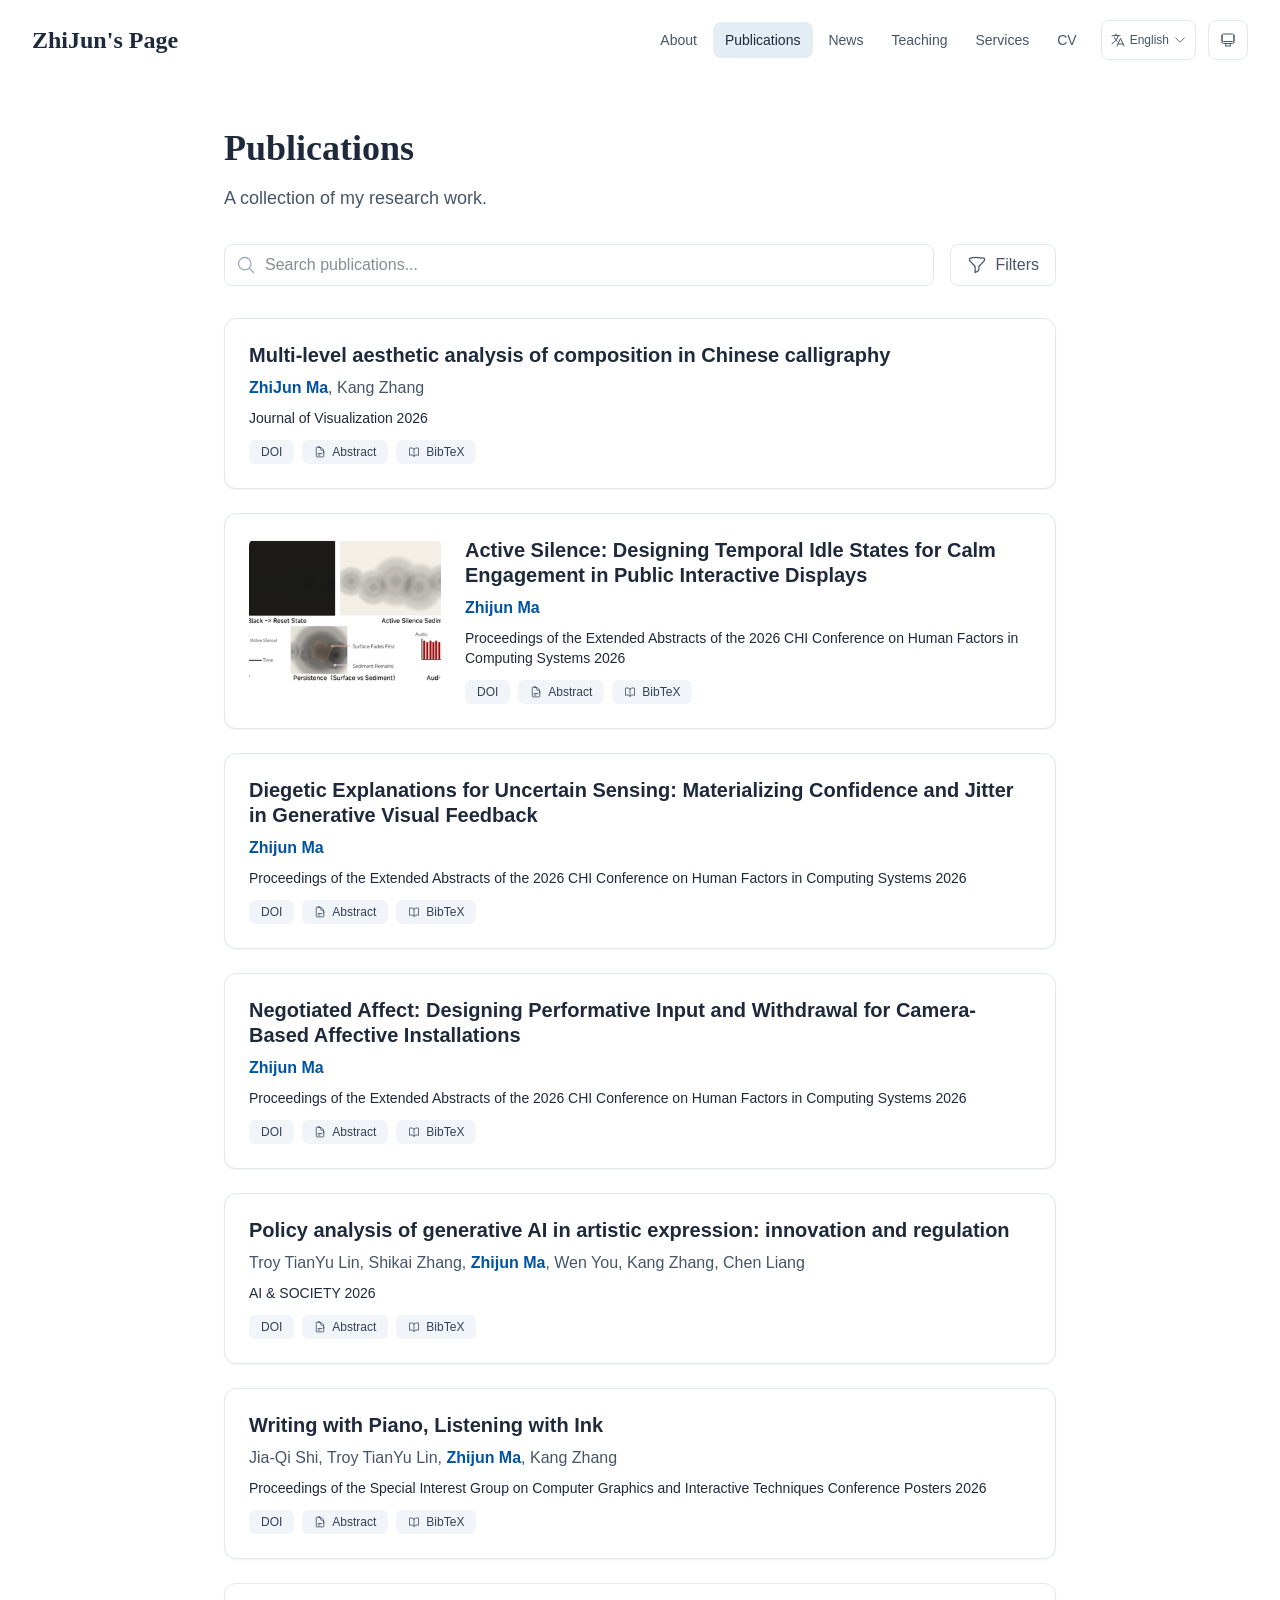
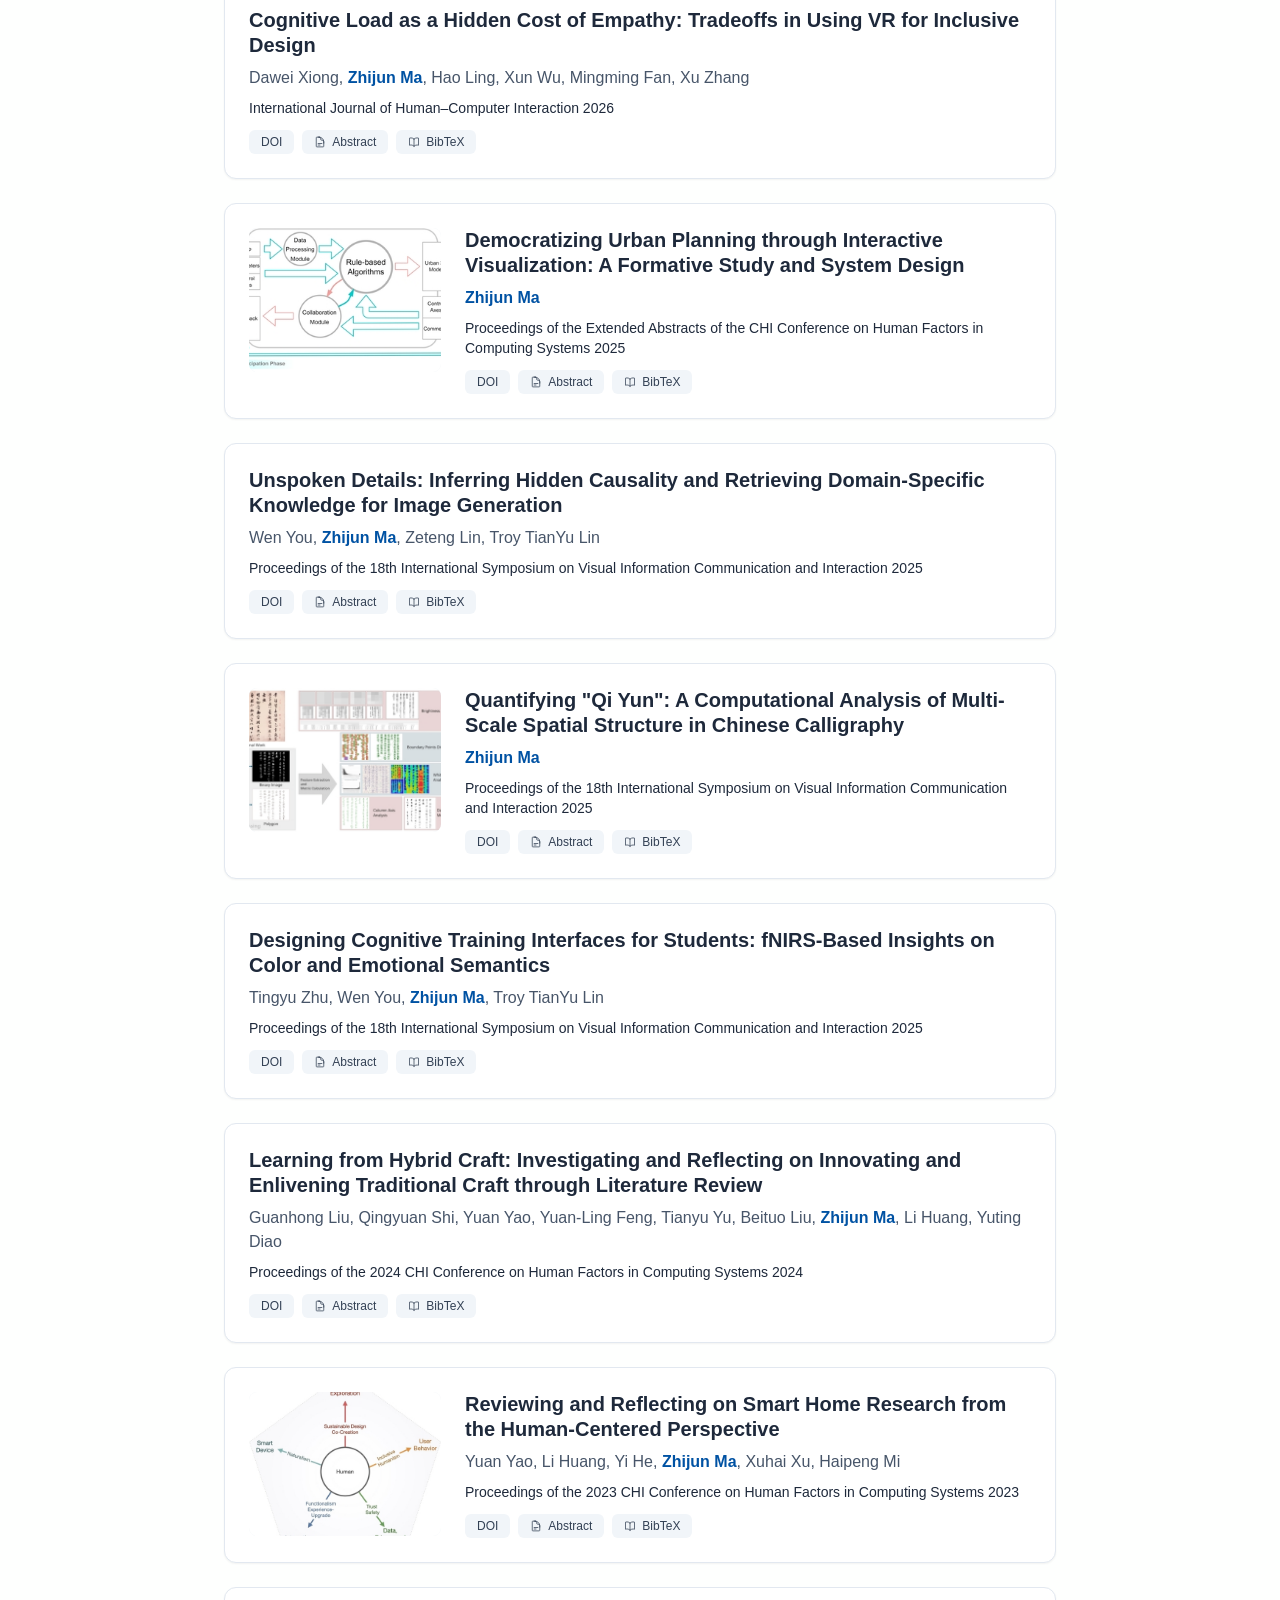
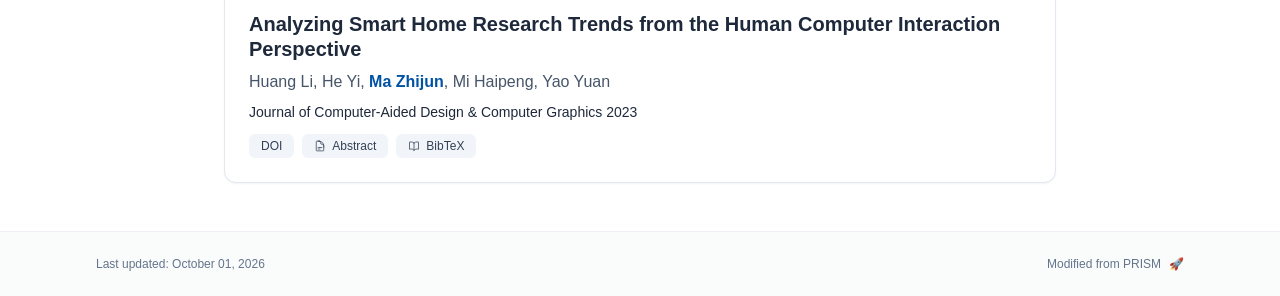
<file: publications/index.html>
<!DOCTYPE html><html lang="en" class="scroll-smooth"><head><meta charSet="utf-8"/><meta name="viewport" content="width=device-width, initial-scale=1"/><link rel="stylesheet" href="/_next/static/css/a02adbc703276df4.css" data-precedence="next"/><link rel="preload" as="script" fetchPriority="low" href="/_next/static/chunks/webpack-679b75d1c4c2027c.js"/><script src="/_next/static/chunks/4bd1b696-70b6d399998de86a.js" async=""></script><script src="/_next/static/chunks/684-5aaa8290a129f299.js" async=""></script><script src="/_next/static/chunks/main-app-78a207ebc444128a.js" async=""></script><script src="/_next/static/chunks/985-3e1382af6bf4951a.js" async=""></script><script src="/_next/static/chunks/291-e39730cc9327e39b.js" async=""></script><script src="/_next/static/chunks/app/layout-5eb190a9ce68a3cc.js" async=""></script><script src="/_next/static/chunks/178-595a94b9af1e67b5.js" async=""></script><script src="/_next/static/chunks/900-1e90e9ba6e478812.js" async=""></script><script src="/_next/static/chunks/app/%5Bslug%5D/page-6a4112d6ce8c7bc6.js" async=""></script><link rel="icon" href="/favicon.svg" type="image/svg+xml"/><link rel="dns-prefetch" href="https://jialeliu.com"/><link rel="preconnect" href="https://jialeliu.com" crossorigin=""/><link rel="preload" as="font" type="font/woff2" href="https://jialeliu.com/fonts/georgiab.woff2" crossorigin=""/><script>
              try {
                const theme = localStorage.getItem('theme-storage');
                const parsed = theme ? JSON.parse(theme) : null;
                const setting = parsed?.state?.theme || 'system';
                const prefersDark = typeof window !== 'undefined' && window.matchMedia && window.matchMedia('(prefers-color-scheme: dark)').matches;
                const effective = setting === 'dark' ? 'dark' : (setting === 'light' ? 'light' : (prefersDark ? 'dark' : 'light'));
                var root = document.documentElement;
                root.classList.add(effective);
                root.setAttribute('data-theme', effective);
              } catch (e) {
                var root = document.documentElement;
                root.classList.add('light');
                root.setAttribute('data-theme', 'light');
              }
            </script><script>
    try {
      const cfg = {"enabled":true,"locales":["zh","en"],"defaultLocale":"en","mode":"fixed","fixedLocale":"en","persist":true,"switcher":true,"labels":{"zh":"中文","en":"English"}};
      const storageKey = 'locale-storage';
      const normalize = (value) => typeof value === 'string' ? value.trim().replace('_', '-').toLowerCase() : '';
      const matchLocale = (candidate) => {
        const normalized = normalize(candidate);
        if (!normalized) return null;
        if (cfg.locales.includes(normalized)) return normalized;
        const language = normalized.split('-')[0];
        if (cfg.locales.includes(language)) return language;
        return null;
      };

      let resolved = null;

      if (cfg.persist) {
        resolved = matchLocale(localStorage.getItem(storageKey));
      }

      if (!resolved) {
        if (cfg.mode === 'fixed') {
          resolved = cfg.fixedLocale;
        } else {
          resolved = matchLocale(navigator.language);
        }
      }

      if (!resolved) {
        resolved = cfg.defaultLocale;
      }

      const root = document.documentElement;
      root.lang = resolved;
      root.setAttribute('data-locale', resolved);

      if (cfg.persist) {
        localStorage.setItem(storageKey, resolved);
      }
    } catch (e) {
      const root = document.documentElement;
      root.lang = 'en';
      root.setAttribute('data-locale', 'en');
    }
  </script><title>Publications | ZhiJun&#x27;s Page</title><meta name="description" content="A collection of my research work."/><meta name="author" content="ZhiJun MA"/><meta name="keywords" content="ZhiJun MA,PhD,Research,The Hong Kong University of Science and Technology (Guangzhou)"/><meta name="creator" content="ZhiJun MA"/><meta name="publisher" content="ZhiJun MA"/><meta property="og:title" content="ZhiJun&#x27;s Page"/><meta property="og:description" content="PhD student at The Hong Kong University of Science and Technology (Guangzhou)."/><meta property="og:site_name" content="ZhiJun MA&#x27;s Academic Website"/><meta property="og:locale" content="en_US"/><meta property="og:type" content="website"/><meta name="twitter:card" content="summary"/><meta name="twitter:title" content="ZhiJun&#x27;s Page"/><meta name="twitter:description" content="PhD student at The Hong Kong University of Science and Technology (Guangzhou)."/><link rel="icon" href="/favicon.svg"/><script>document.querySelectorAll('body link[rel="icon"], body link[rel="apple-touch-icon"]').forEach(el => document.head.appendChild(el))</script><script src="/_next/static/chunks/polyfills-42372ed130431b0a.js" noModule=""></script></head><body class="font-sans antialiased"><div style="visibility:hidden"><nav class="fixed top-0 left-0 right-0 z-50" data-headlessui-state=""><div class="transition-all duration-300 ease-out bg-transparent" style="transform:translateY(-100px)"><div class="max-w-7xl mx-auto px-4 sm:px-6 lg:px-8"><div class="flex justify-between items-center h-16 lg:h-20"><div class="flex-shrink-0" tabindex="0"><a class="text-xl lg:text-2xl font-serif font-semibold text-primary hover:text-accent transition-colors duration-200" href="/">ZhiJun&#x27;s Page</a></div><div class="hidden lg:block"><div class="ml-10 flex items-center space-x-3"><div class="relative flex items-baseline space-x-1"><a data-nav-href="/" class="relative px-3 py-2 text-sm font-medium rounded-lg transition-colors duration-150 text-neutral-600" href="/">About</a><a data-nav-href="/publications" class="relative px-3 py-2 text-sm font-medium rounded-lg transition-colors duration-150 text-primary" href="/publications/">Publications</a><a data-nav-href="/news" class="relative px-3 py-2 text-sm font-medium rounded-lg transition-colors duration-150 text-neutral-600" href="/news/">News</a><a data-nav-href="/teaching" class="relative px-3 py-2 text-sm font-medium rounded-lg transition-colors duration-150 text-neutral-600" href="/teaching/">Teaching</a><a data-nav-href="/services" class="relative px-3 py-2 text-sm font-medium rounded-lg transition-colors duration-150 text-neutral-600" href="/services/">Services</a><a data-nav-href="/cv" class="relative px-3 py-2 text-sm font-medium rounded-lg transition-colors duration-150 text-neutral-600" href="/cv/">CV</a></div><div class="flex items-center justify-center w-14 h-10 rounded-lg border border-neutral-200 dark:border-[rgba(148,163,184,0.24)] bg-background dark:bg-neutral-800"><div class="w-6 h-4 rounded bg-neutral-300 animate-pulse"></div></div><div class="flex items-center justify-center w-10 h-10 rounded-lg border border-neutral-200 dark:border-[rgba(148,163,184,0.24)] bg-background dark:bg-neutral-800"><div class="w-4 h-4 rounded-full bg-neutral-300 animate-pulse"></div></div></div></div><div class="lg:hidden flex items-center space-x-2"><div class="flex items-center justify-center w-14 h-10 rounded-lg border border-neutral-200 dark:border-[rgba(148,163,184,0.24)] bg-background dark:bg-neutral-800"><div class="w-6 h-4 rounded bg-neutral-300 animate-pulse"></div></div><div class="flex items-center justify-center w-10 h-10 rounded-lg border border-neutral-200 dark:border-[rgba(148,163,184,0.24)] bg-background dark:bg-neutral-800"><div class="w-4 h-4 rounded-full bg-neutral-300 animate-pulse"></div></div><button class="inline-flex items-center justify-center p-2 rounded-md text-neutral-600 hover:text-primary hover:bg-neutral-100 dark:hover:bg-neutral-800 focus:outline-none focus:ring-2 focus:ring-inset focus:ring-accent transition-colors duration-200" id="headlessui-disclosure-button-«R7pdb»" type="button" aria-expanded="false" data-headlessui-state=""><span class="sr-only">Open main menu</span><div><svg xmlns="http://www.w3.org/2000/svg" fill="none" viewBox="0 0 24 24" stroke-width="1.5" stroke="currentColor" aria-hidden="true" data-slot="icon" class="block h-6 w-6"><path stroke-linecap="round" stroke-linejoin="round" d="M3.75 6.75h16.5M3.75 12h16.5m-16.5 5.25h16.5"></path></svg></div></button></div></div></div></div></nav><main class="min-h-screen pt-16 lg:pt-20"><div class="max-w-4xl mx-auto px-4 sm:px-6 lg:px-8 py-12"><div style="opacity:0;transform:translateY(20px)"><div class="mb-8"><h1 class="text-4xl font-serif font-bold text-primary mb-4">Publications</h1><p class="text-lg text-neutral-600 dark:text-neutral-500 max-w-2xl">A collection of my research work.</p></div><div class="mb-8 space-y-4"><div class="flex flex-col sm:flex-row gap-4"><div class="relative flex-grow"><svg xmlns="http://www.w3.org/2000/svg" fill="none" viewBox="0 0 24 24" stroke-width="1.5" stroke="currentColor" aria-hidden="true" data-slot="icon" class="absolute left-3 top-1/2 transform -translate-y-1/2 h-5 w-5 text-neutral-400"><path stroke-linecap="round" stroke-linejoin="round" d="m21 21-5.197-5.197m0 0A7.5 7.5 0 1 0 5.196 5.196a7.5 7.5 0 0 0 10.607 10.607Z"></path></svg><input type="text" placeholder="Search publications..." class="w-full pl-10 pr-4 py-2 rounded-lg border border-neutral-200 dark:border-neutral-800 bg-white dark:bg-neutral-900 focus:ring-2 focus:ring-accent focus:border-transparent transition-all duration-200" value=""/></div><button class="flex items-center justify-center px-4 py-2 rounded-lg border transition-all duration-200 bg-white dark:bg-neutral-900 border-neutral-200 dark:border-neutral-800 text-neutral-600 hover:border-accent hover:text-accent"><svg xmlns="http://www.w3.org/2000/svg" fill="none" viewBox="0 0 24 24" stroke-width="1.5" stroke="currentColor" aria-hidden="true" data-slot="icon" class="h-5 w-5 mr-2"><path stroke-linecap="round" stroke-linejoin="round" d="M12 3c2.755 0 5.455.232 8.083.678.533.09.917.556.917 1.096v1.044a2.25 2.25 0 0 1-.659 1.591l-5.432 5.432a2.25 2.25 0 0 0-.659 1.591v2.927a2.25 2.25 0 0 1-1.244 2.013L9.75 21v-6.568a2.25 2.25 0 0 0-.659-1.591L3.659 7.409A2.25 2.25 0 0 1 3 5.818V4.774c0-.54.384-1.006.917-1.096A48.32 48.32 0 0 1 12 3Z"></path></svg>Filters</button></div></div><div class="space-y-6"><div class="bg-white dark:bg-neutral-900 p-6 rounded-xl shadow-sm border border-neutral-200 dark:border-neutral-800 hover:shadow-md transition-all duration-200" style="opacity:0;transform:translateY(20px)"><div class="flex flex-col md:flex-row gap-6"><div class="flex-grow"><h3 class="text-xl font-semibold text-primary mb-2 leading-tight">Multi-level aesthetic analysis of composition in Chinese calligraphy</h3><p class="text-base text-neutral-600 dark:text-neutral-400 mb-2"><span><span class="font-semibold text-accent ">ZhiJun Ma</span>, </span><span><span class=" ">Kang Zhang</span></span></p><p class="text-sm font-medium text-neutral-800 dark:text-neutral-600 mb-3">Journal of Visualization<!-- --> <!-- -->2026</p><div class="flex flex-wrap gap-2 mt-auto"><a href="https://doi.org/10.1007/s12650-026-01155-z" target="_blank" rel="noopener noreferrer" class="inline-flex items-center px-3 py-1 rounded-md text-xs font-medium bg-neutral-100 dark:bg-neutral-800 text-neutral-700 dark:text-neutral-300 hover:bg-accent hover:text-white transition-colors">DOI</a><button class="inline-flex items-center px-3 py-1 rounded-md text-xs font-medium transition-colors bg-neutral-100 dark:bg-neutral-800 text-neutral-700 dark:text-neutral-300 hover:bg-accent hover:text-white"><svg xmlns="http://www.w3.org/2000/svg" fill="none" viewBox="0 0 24 24" stroke-width="1.5" stroke="currentColor" aria-hidden="true" data-slot="icon" class="h-3 w-3 mr-1.5"><path stroke-linecap="round" stroke-linejoin="round" d="M19.5 14.25v-2.625a3.375 3.375 0 0 0-3.375-3.375h-1.5A1.125 1.125 0 0 1 13.5 7.125v-1.5a3.375 3.375 0 0 0-3.375-3.375H8.25m0 12.75h7.5m-7.5 3H12M10.5 2.25H5.625c-.621 0-1.125.504-1.125 1.125v17.25c0 .621.504 1.125 1.125 1.125h12.75c.621 0 1.125-.504 1.125-1.125V11.25a9 9 0 0 0-9-9Z"></path></svg>Abstract</button><button class="inline-flex items-center px-3 py-1 rounded-md text-xs font-medium transition-colors bg-neutral-100 dark:bg-neutral-800 text-neutral-700 dark:text-neutral-300 hover:bg-accent hover:text-white"><svg xmlns="http://www.w3.org/2000/svg" fill="none" viewBox="0 0 24 24" stroke-width="1.5" stroke="currentColor" aria-hidden="true" data-slot="icon" class="h-3 w-3 mr-1.5"><path stroke-linecap="round" stroke-linejoin="round" d="M12 6.042A8.967 8.967 0 0 0 6 3.75c-1.052 0-2.062.18-3 .512v14.25A8.987 8.987 0 0 1 6 18c2.305 0 4.408.867 6 2.292m0-14.25a8.966 8.966 0 0 1 6-2.292c1.052 0 2.062.18 3 .512v14.25A8.987 8.987 0 0 0 18 18a8.967 8.967 0 0 0-6 2.292m0-14.25v14.25"></path></svg>BibTeX</button></div></div></div></div><div class="bg-white dark:bg-neutral-900 p-6 rounded-xl shadow-sm border border-neutral-200 dark:border-neutral-800 hover:shadow-md transition-all duration-200" style="opacity:0;transform:translateY(20px)"><div class="flex flex-col md:flex-row gap-6"><div class="w-full md:w-48 flex-shrink-0"><div class="aspect-video md:aspect-[4/3] relative rounded-lg overflow-hidden bg-neutral-100 dark:bg-neutral-800"><img alt="Active Silence: Designing Temporal Idle States for Calm Engagement in Public Interactive Displays" loading="lazy" decoding="async" data-nimg="fill" class="object-cover" style="position:absolute;height:100%;width:100%;left:0;top:0;right:0;bottom:0;color:transparent" src="/papers/chi26_idle.jpg"/></div></div><div class="flex-grow"><h3 class="text-xl font-semibold text-primary mb-2 leading-tight">Active Silence: Designing Temporal Idle States for Calm Engagement in Public Interactive Displays</h3><p class="text-base text-neutral-600 dark:text-neutral-400 mb-2"><span><span class="font-semibold text-accent ">Zhijun Ma</span></span></p><p class="text-sm font-medium text-neutral-800 dark:text-neutral-600 mb-3">Proceedings of the Extended Abstracts of the 2026 CHI Conference on Human Factors in Computing Systems<!-- --> <!-- -->2026</p><div class="flex flex-wrap gap-2 mt-auto"><a href="https://doi.org/10.1145/3772363.3798810" target="_blank" rel="noopener noreferrer" class="inline-flex items-center px-3 py-1 rounded-md text-xs font-medium bg-neutral-100 dark:bg-neutral-800 text-neutral-700 dark:text-neutral-300 hover:bg-accent hover:text-white transition-colors">DOI</a><button class="inline-flex items-center px-3 py-1 rounded-md text-xs font-medium transition-colors bg-neutral-100 dark:bg-neutral-800 text-neutral-700 dark:text-neutral-300 hover:bg-accent hover:text-white"><svg xmlns="http://www.w3.org/2000/svg" fill="none" viewBox="0 0 24 24" stroke-width="1.5" stroke="currentColor" aria-hidden="true" data-slot="icon" class="h-3 w-3 mr-1.5"><path stroke-linecap="round" stroke-linejoin="round" d="M19.5 14.25v-2.625a3.375 3.375 0 0 0-3.375-3.375h-1.5A1.125 1.125 0 0 1 13.5 7.125v-1.5a3.375 3.375 0 0 0-3.375-3.375H8.25m0 12.75h7.5m-7.5 3H12M10.5 2.25H5.625c-.621 0-1.125.504-1.125 1.125v17.25c0 .621.504 1.125 1.125 1.125h12.75c.621 0 1.125-.504 1.125-1.125V11.25a9 9 0 0 0-9-9Z"></path></svg>Abstract</button><button class="inline-flex items-center px-3 py-1 rounded-md text-xs font-medium transition-colors bg-neutral-100 dark:bg-neutral-800 text-neutral-700 dark:text-neutral-300 hover:bg-accent hover:text-white"><svg xmlns="http://www.w3.org/2000/svg" fill="none" viewBox="0 0 24 24" stroke-width="1.5" stroke="currentColor" aria-hidden="true" data-slot="icon" class="h-3 w-3 mr-1.5"><path stroke-linecap="round" stroke-linejoin="round" d="M12 6.042A8.967 8.967 0 0 0 6 3.75c-1.052 0-2.062.18-3 .512v14.25A8.987 8.987 0 0 1 6 18c2.305 0 4.408.867 6 2.292m0-14.25a8.966 8.966 0 0 1 6-2.292c1.052 0 2.062.18 3 .512v14.25A8.987 8.987 0 0 0 18 18a8.967 8.967 0 0 0-6 2.292m0-14.25v14.25"></path></svg>BibTeX</button></div></div></div></div><div class="bg-white dark:bg-neutral-900 p-6 rounded-xl shadow-sm border border-neutral-200 dark:border-neutral-800 hover:shadow-md transition-all duration-200" style="opacity:0;transform:translateY(20px)"><div class="flex flex-col md:flex-row gap-6"><div class="flex-grow"><h3 class="text-xl font-semibold text-primary mb-2 leading-tight">Diegetic Explanations for Uncertain Sensing: Materializing Confidence and Jitter in Generative Visual Feedback</h3><p class="text-base text-neutral-600 dark:text-neutral-400 mb-2"><span><span class="font-semibold text-accent ">Zhijun Ma</span></span></p><p class="text-sm font-medium text-neutral-800 dark:text-neutral-600 mb-3">Proceedings of the Extended Abstracts of the 2026 CHI Conference on Human Factors in Computing Systems<!-- --> <!-- -->2026</p><div class="flex flex-wrap gap-2 mt-auto"><a href="https://doi.org/10.1145/3772363.3798809" target="_blank" rel="noopener noreferrer" class="inline-flex items-center px-3 py-1 rounded-md text-xs font-medium bg-neutral-100 dark:bg-neutral-800 text-neutral-700 dark:text-neutral-300 hover:bg-accent hover:text-white transition-colors">DOI</a><button class="inline-flex items-center px-3 py-1 rounded-md text-xs font-medium transition-colors bg-neutral-100 dark:bg-neutral-800 text-neutral-700 dark:text-neutral-300 hover:bg-accent hover:text-white"><svg xmlns="http://www.w3.org/2000/svg" fill="none" viewBox="0 0 24 24" stroke-width="1.5" stroke="currentColor" aria-hidden="true" data-slot="icon" class="h-3 w-3 mr-1.5"><path stroke-linecap="round" stroke-linejoin="round" d="M19.5 14.25v-2.625a3.375 3.375 0 0 0-3.375-3.375h-1.5A1.125 1.125 0 0 1 13.5 7.125v-1.5a3.375 3.375 0 0 0-3.375-3.375H8.25m0 12.75h7.5m-7.5 3H12M10.5 2.25H5.625c-.621 0-1.125.504-1.125 1.125v17.25c0 .621.504 1.125 1.125 1.125h12.75c.621 0 1.125-.504 1.125-1.125V11.25a9 9 0 0 0-9-9Z"></path></svg>Abstract</button><button class="inline-flex items-center px-3 py-1 rounded-md text-xs font-medium transition-colors bg-neutral-100 dark:bg-neutral-800 text-neutral-700 dark:text-neutral-300 hover:bg-accent hover:text-white"><svg xmlns="http://www.w3.org/2000/svg" fill="none" viewBox="0 0 24 24" stroke-width="1.5" stroke="currentColor" aria-hidden="true" data-slot="icon" class="h-3 w-3 mr-1.5"><path stroke-linecap="round" stroke-linejoin="round" d="M12 6.042A8.967 8.967 0 0 0 6 3.75c-1.052 0-2.062.18-3 .512v14.25A8.987 8.987 0 0 1 6 18c2.305 0 4.408.867 6 2.292m0-14.25a8.966 8.966 0 0 1 6-2.292c1.052 0 2.062.18 3 .512v14.25A8.987 8.987 0 0 0 18 18a8.967 8.967 0 0 0-6 2.292m0-14.25v14.25"></path></svg>BibTeX</button></div></div></div></div><div class="bg-white dark:bg-neutral-900 p-6 rounded-xl shadow-sm border border-neutral-200 dark:border-neutral-800 hover:shadow-md transition-all duration-200" style="opacity:0;transform:translateY(20px)"><div class="flex flex-col md:flex-row gap-6"><div class="flex-grow"><h3 class="text-xl font-semibold text-primary mb-2 leading-tight">Negotiated Affect: Designing Performative Input and Withdrawal for Camera-Based Affective Installations</h3><p class="text-base text-neutral-600 dark:text-neutral-400 mb-2"><span><span class="font-semibold text-accent ">Zhijun Ma</span></span></p><p class="text-sm font-medium text-neutral-800 dark:text-neutral-600 mb-3">Proceedings of the Extended Abstracts of the 2026 CHI Conference on Human Factors in Computing Systems<!-- --> <!-- -->2026</p><div class="flex flex-wrap gap-2 mt-auto"><a href="https://doi.org/10.1145/3772363.3798807" target="_blank" rel="noopener noreferrer" class="inline-flex items-center px-3 py-1 rounded-md text-xs font-medium bg-neutral-100 dark:bg-neutral-800 text-neutral-700 dark:text-neutral-300 hover:bg-accent hover:text-white transition-colors">DOI</a><button class="inline-flex items-center px-3 py-1 rounded-md text-xs font-medium transition-colors bg-neutral-100 dark:bg-neutral-800 text-neutral-700 dark:text-neutral-300 hover:bg-accent hover:text-white"><svg xmlns="http://www.w3.org/2000/svg" fill="none" viewBox="0 0 24 24" stroke-width="1.5" stroke="currentColor" aria-hidden="true" data-slot="icon" class="h-3 w-3 mr-1.5"><path stroke-linecap="round" stroke-linejoin="round" d="M19.5 14.25v-2.625a3.375 3.375 0 0 0-3.375-3.375h-1.5A1.125 1.125 0 0 1 13.5 7.125v-1.5a3.375 3.375 0 0 0-3.375-3.375H8.25m0 12.75h7.5m-7.5 3H12M10.5 2.25H5.625c-.621 0-1.125.504-1.125 1.125v17.25c0 .621.504 1.125 1.125 1.125h12.75c.621 0 1.125-.504 1.125-1.125V11.25a9 9 0 0 0-9-9Z"></path></svg>Abstract</button><button class="inline-flex items-center px-3 py-1 rounded-md text-xs font-medium transition-colors bg-neutral-100 dark:bg-neutral-800 text-neutral-700 dark:text-neutral-300 hover:bg-accent hover:text-white"><svg xmlns="http://www.w3.org/2000/svg" fill="none" viewBox="0 0 24 24" stroke-width="1.5" stroke="currentColor" aria-hidden="true" data-slot="icon" class="h-3 w-3 mr-1.5"><path stroke-linecap="round" stroke-linejoin="round" d="M12 6.042A8.967 8.967 0 0 0 6 3.75c-1.052 0-2.062.18-3 .512v14.25A8.987 8.987 0 0 1 6 18c2.305 0 4.408.867 6 2.292m0-14.25a8.966 8.966 0 0 1 6-2.292c1.052 0 2.062.18 3 .512v14.25A8.987 8.987 0 0 0 18 18a8.967 8.967 0 0 0-6 2.292m0-14.25v14.25"></path></svg>BibTeX</button></div></div></div></div><div class="bg-white dark:bg-neutral-900 p-6 rounded-xl shadow-sm border border-neutral-200 dark:border-neutral-800 hover:shadow-md transition-all duration-200" style="opacity:0;transform:translateY(20px)"><div class="flex flex-col md:flex-row gap-6"><div class="flex-grow"><h3 class="text-xl font-semibold text-primary mb-2 leading-tight">Policy analysis of generative AI in artistic expression: innovation and regulation</h3><p class="text-base text-neutral-600 dark:text-neutral-400 mb-2"><span><span class=" ">Troy TianYu Lin</span>, </span><span><span class=" ">Shikai Zhang</span>, </span><span><span class="font-semibold text-accent ">Zhijun Ma</span>, </span><span><span class=" ">Wen You</span>, </span><span><span class=" ">Kang Zhang</span>, </span><span><span class=" ">Chen Liang</span></span></p><p class="text-sm font-medium text-neutral-800 dark:text-neutral-600 mb-3">AI &amp; SOCIETY<!-- --> <!-- -->2026</p><div class="flex flex-wrap gap-2 mt-auto"><a href="https://doi.org/10.1007/s00146-026-03001-0" target="_blank" rel="noopener noreferrer" class="inline-flex items-center px-3 py-1 rounded-md text-xs font-medium bg-neutral-100 dark:bg-neutral-800 text-neutral-700 dark:text-neutral-300 hover:bg-accent hover:text-white transition-colors">DOI</a><button class="inline-flex items-center px-3 py-1 rounded-md text-xs font-medium transition-colors bg-neutral-100 dark:bg-neutral-800 text-neutral-700 dark:text-neutral-300 hover:bg-accent hover:text-white"><svg xmlns="http://www.w3.org/2000/svg" fill="none" viewBox="0 0 24 24" stroke-width="1.5" stroke="currentColor" aria-hidden="true" data-slot="icon" class="h-3 w-3 mr-1.5"><path stroke-linecap="round" stroke-linejoin="round" d="M19.5 14.25v-2.625a3.375 3.375 0 0 0-3.375-3.375h-1.5A1.125 1.125 0 0 1 13.5 7.125v-1.5a3.375 3.375 0 0 0-3.375-3.375H8.25m0 12.75h7.5m-7.5 3H12M10.5 2.25H5.625c-.621 0-1.125.504-1.125 1.125v17.25c0 .621.504 1.125 1.125 1.125h12.75c.621 0 1.125-.504 1.125-1.125V11.25a9 9 0 0 0-9-9Z"></path></svg>Abstract</button><button class="inline-flex items-center px-3 py-1 rounded-md text-xs font-medium transition-colors bg-neutral-100 dark:bg-neutral-800 text-neutral-700 dark:text-neutral-300 hover:bg-accent hover:text-white"><svg xmlns="http://www.w3.org/2000/svg" fill="none" viewBox="0 0 24 24" stroke-width="1.5" stroke="currentColor" aria-hidden="true" data-slot="icon" class="h-3 w-3 mr-1.5"><path stroke-linecap="round" stroke-linejoin="round" d="M12 6.042A8.967 8.967 0 0 0 6 3.75c-1.052 0-2.062.18-3 .512v14.25A8.987 8.987 0 0 1 6 18c2.305 0 4.408.867 6 2.292m0-14.25a8.966 8.966 0 0 1 6-2.292c1.052 0 2.062.18 3 .512v14.25A8.987 8.987 0 0 0 18 18a8.967 8.967 0 0 0-6 2.292m0-14.25v14.25"></path></svg>BibTeX</button></div></div></div></div><div class="bg-white dark:bg-neutral-900 p-6 rounded-xl shadow-sm border border-neutral-200 dark:border-neutral-800 hover:shadow-md transition-all duration-200" style="opacity:0;transform:translateY(20px)"><div class="flex flex-col md:flex-row gap-6"><div class="flex-grow"><h3 class="text-xl font-semibold text-primary mb-2 leading-tight">Writing with Piano, Listening with Ink</h3><p class="text-base text-neutral-600 dark:text-neutral-400 mb-2"><span><span class=" ">Jia-Qi Shi</span>, </span><span><span class=" ">Troy TianYu Lin</span>, </span><span><span class="font-semibold text-accent ">Zhijun Ma</span>, </span><span><span class=" ">Kang Zhang</span></span></p><p class="text-sm font-medium text-neutral-800 dark:text-neutral-600 mb-3">Proceedings of the Special Interest Group on Computer Graphics and Interactive Techniques Conference Posters<!-- --> <!-- -->2026</p><div class="flex flex-wrap gap-2 mt-auto"><a href="https://doi.org/10.1145/3799825.3818717" target="_blank" rel="noopener noreferrer" class="inline-flex items-center px-3 py-1 rounded-md text-xs font-medium bg-neutral-100 dark:bg-neutral-800 text-neutral-700 dark:text-neutral-300 hover:bg-accent hover:text-white transition-colors">DOI</a><button class="inline-flex items-center px-3 py-1 rounded-md text-xs font-medium transition-colors bg-neutral-100 dark:bg-neutral-800 text-neutral-700 dark:text-neutral-300 hover:bg-accent hover:text-white"><svg xmlns="http://www.w3.org/2000/svg" fill="none" viewBox="0 0 24 24" stroke-width="1.5" stroke="currentColor" aria-hidden="true" data-slot="icon" class="h-3 w-3 mr-1.5"><path stroke-linecap="round" stroke-linejoin="round" d="M19.5 14.25v-2.625a3.375 3.375 0 0 0-3.375-3.375h-1.5A1.125 1.125 0 0 1 13.5 7.125v-1.5a3.375 3.375 0 0 0-3.375-3.375H8.25m0 12.75h7.5m-7.5 3H12M10.5 2.25H5.625c-.621 0-1.125.504-1.125 1.125v17.25c0 .621.504 1.125 1.125 1.125h12.75c.621 0 1.125-.504 1.125-1.125V11.25a9 9 0 0 0-9-9Z"></path></svg>Abstract</button><button class="inline-flex items-center px-3 py-1 rounded-md text-xs font-medium transition-colors bg-neutral-100 dark:bg-neutral-800 text-neutral-700 dark:text-neutral-300 hover:bg-accent hover:text-white"><svg xmlns="http://www.w3.org/2000/svg" fill="none" viewBox="0 0 24 24" stroke-width="1.5" stroke="currentColor" aria-hidden="true" data-slot="icon" class="h-3 w-3 mr-1.5"><path stroke-linecap="round" stroke-linejoin="round" d="M12 6.042A8.967 8.967 0 0 0 6 3.75c-1.052 0-2.062.18-3 .512v14.25A8.987 8.987 0 0 1 6 18c2.305 0 4.408.867 6 2.292m0-14.25a8.966 8.966 0 0 1 6-2.292c1.052 0 2.062.18 3 .512v14.25A8.987 8.987 0 0 0 18 18a8.967 8.967 0 0 0-6 2.292m0-14.25v14.25"></path></svg>BibTeX</button></div></div></div></div><div class="bg-white dark:bg-neutral-900 p-6 rounded-xl shadow-sm border border-neutral-200 dark:border-neutral-800 hover:shadow-md transition-all duration-200" style="opacity:0;transform:translateY(20px)"><div class="flex flex-col md:flex-row gap-6"><div class="flex-grow"><h3 class="text-xl font-semibold text-primary mb-2 leading-tight">Cognitive Load as a Hidden Cost of Empathy: Tradeoffs in Using VR for Inclusive Design</h3><p class="text-base text-neutral-600 dark:text-neutral-400 mb-2"><span><span class=" ">Dawei Xiong</span>, </span><span><span class="font-semibold text-accent ">Zhijun Ma</span>, </span><span><span class=" ">Hao Ling</span>, </span><span><span class=" ">Xun Wu</span>, </span><span><span class=" ">Mingming Fan</span>, </span><span><span class=" ">Xu Zhang</span></span></p><p class="text-sm font-medium text-neutral-800 dark:text-neutral-600 mb-3">International Journal of Human–Computer Interaction<!-- --> <!-- -->2026</p><div class="flex flex-wrap gap-2 mt-auto"><a href="https://doi.org/10.1080/10447318.2026.2730903" target="_blank" rel="noopener noreferrer" class="inline-flex items-center px-3 py-1 rounded-md text-xs font-medium bg-neutral-100 dark:bg-neutral-800 text-neutral-700 dark:text-neutral-300 hover:bg-accent hover:text-white transition-colors">DOI</a><button class="inline-flex items-center px-3 py-1 rounded-md text-xs font-medium transition-colors bg-neutral-100 dark:bg-neutral-800 text-neutral-700 dark:text-neutral-300 hover:bg-accent hover:text-white"><svg xmlns="http://www.w3.org/2000/svg" fill="none" viewBox="0 0 24 24" stroke-width="1.5" stroke="currentColor" aria-hidden="true" data-slot="icon" class="h-3 w-3 mr-1.5"><path stroke-linecap="round" stroke-linejoin="round" d="M19.5 14.25v-2.625a3.375 3.375 0 0 0-3.375-3.375h-1.5A1.125 1.125 0 0 1 13.5 7.125v-1.5a3.375 3.375 0 0 0-3.375-3.375H8.25m0 12.75h7.5m-7.5 3H12M10.5 2.25H5.625c-.621 0-1.125.504-1.125 1.125v17.25c0 .621.504 1.125 1.125 1.125h12.75c.621 0 1.125-.504 1.125-1.125V11.25a9 9 0 0 0-9-9Z"></path></svg>Abstract</button><button class="inline-flex items-center px-3 py-1 rounded-md text-xs font-medium transition-colors bg-neutral-100 dark:bg-neutral-800 text-neutral-700 dark:text-neutral-300 hover:bg-accent hover:text-white"><svg xmlns="http://www.w3.org/2000/svg" fill="none" viewBox="0 0 24 24" stroke-width="1.5" stroke="currentColor" aria-hidden="true" data-slot="icon" class="h-3 w-3 mr-1.5"><path stroke-linecap="round" stroke-linejoin="round" d="M12 6.042A8.967 8.967 0 0 0 6 3.75c-1.052 0-2.062.18-3 .512v14.25A8.987 8.987 0 0 1 6 18c2.305 0 4.408.867 6 2.292m0-14.25a8.966 8.966 0 0 1 6-2.292c1.052 0 2.062.18 3 .512v14.25A8.987 8.987 0 0 0 18 18a8.967 8.967 0 0 0-6 2.292m0-14.25v14.25"></path></svg>BibTeX</button></div></div></div></div><div class="bg-white dark:bg-neutral-900 p-6 rounded-xl shadow-sm border border-neutral-200 dark:border-neutral-800 hover:shadow-md transition-all duration-200" style="opacity:0;transform:translateY(20px)"><div class="flex flex-col md:flex-row gap-6"><div class="w-full md:w-48 flex-shrink-0"><div class="aspect-video md:aspect-[4/3] relative rounded-lg overflow-hidden bg-neutral-100 dark:bg-neutral-800"><img alt="Democratizing Urban Planning through Interactive Visualization: A Formative Study and System Design" loading="lazy" decoding="async" data-nimg="fill" class="object-cover" style="position:absolute;height:100%;width:100%;left:0;top:0;right:0;bottom:0;color:transparent" src="/papers/chi25_urban.jpg"/></div></div><div class="flex-grow"><h3 class="text-xl font-semibold text-primary mb-2 leading-tight">Democratizing Urban Planning through Interactive Visualization: A Formative Study and System Design</h3><p class="text-base text-neutral-600 dark:text-neutral-400 mb-2"><span><span class="font-semibold text-accent ">Zhijun Ma</span></span></p><p class="text-sm font-medium text-neutral-800 dark:text-neutral-600 mb-3">Proceedings of the Extended Abstracts of the CHI Conference on Human Factors in Computing Systems<!-- --> <!-- -->2025</p><div class="flex flex-wrap gap-2 mt-auto"><a href="https://doi.org/10.1145/3706599.3719937" target="_blank" rel="noopener noreferrer" class="inline-flex items-center px-3 py-1 rounded-md text-xs font-medium bg-neutral-100 dark:bg-neutral-800 text-neutral-700 dark:text-neutral-300 hover:bg-accent hover:text-white transition-colors">DOI</a><button class="inline-flex items-center px-3 py-1 rounded-md text-xs font-medium transition-colors bg-neutral-100 dark:bg-neutral-800 text-neutral-700 dark:text-neutral-300 hover:bg-accent hover:text-white"><svg xmlns="http://www.w3.org/2000/svg" fill="none" viewBox="0 0 24 24" stroke-width="1.5" stroke="currentColor" aria-hidden="true" data-slot="icon" class="h-3 w-3 mr-1.5"><path stroke-linecap="round" stroke-linejoin="round" d="M19.5 14.25v-2.625a3.375 3.375 0 0 0-3.375-3.375h-1.5A1.125 1.125 0 0 1 13.5 7.125v-1.5a3.375 3.375 0 0 0-3.375-3.375H8.25m0 12.75h7.5m-7.5 3H12M10.5 2.25H5.625c-.621 0-1.125.504-1.125 1.125v17.25c0 .621.504 1.125 1.125 1.125h12.75c.621 0 1.125-.504 1.125-1.125V11.25a9 9 0 0 0-9-9Z"></path></svg>Abstract</button><button class="inline-flex items-center px-3 py-1 rounded-md text-xs font-medium transition-colors bg-neutral-100 dark:bg-neutral-800 text-neutral-700 dark:text-neutral-300 hover:bg-accent hover:text-white"><svg xmlns="http://www.w3.org/2000/svg" fill="none" viewBox="0 0 24 24" stroke-width="1.5" stroke="currentColor" aria-hidden="true" data-slot="icon" class="h-3 w-3 mr-1.5"><path stroke-linecap="round" stroke-linejoin="round" d="M12 6.042A8.967 8.967 0 0 0 6 3.75c-1.052 0-2.062.18-3 .512v14.25A8.987 8.987 0 0 1 6 18c2.305 0 4.408.867 6 2.292m0-14.25a8.966 8.966 0 0 1 6-2.292c1.052 0 2.062.18 3 .512v14.25A8.987 8.987 0 0 0 18 18a8.967 8.967 0 0 0-6 2.292m0-14.25v14.25"></path></svg>BibTeX</button></div></div></div></div><div class="bg-white dark:bg-neutral-900 p-6 rounded-xl shadow-sm border border-neutral-200 dark:border-neutral-800 hover:shadow-md transition-all duration-200" style="opacity:0;transform:translateY(20px)"><div class="flex flex-col md:flex-row gap-6"><div class="flex-grow"><h3 class="text-xl font-semibold text-primary mb-2 leading-tight">Unspoken Details: Inferring Hidden Causality and Retrieving Domain-Specific Knowledge for Image Generation</h3><p class="text-base text-neutral-600 dark:text-neutral-400 mb-2"><span><span class=" ">Wen You</span>, </span><span><span class="font-semibold text-accent ">Zhijun Ma</span>, </span><span><span class=" ">Zeteng Lin</span>, </span><span><span class=" ">Troy TianYu Lin</span></span></p><p class="text-sm font-medium text-neutral-800 dark:text-neutral-600 mb-3">Proceedings of the 18th International Symposium on Visual Information Communication and Interaction<!-- --> <!-- -->2025</p><div class="flex flex-wrap gap-2 mt-auto"><a href="https://doi.org/10.1145/3769534.3769595" target="_blank" rel="noopener noreferrer" class="inline-flex items-center px-3 py-1 rounded-md text-xs font-medium bg-neutral-100 dark:bg-neutral-800 text-neutral-700 dark:text-neutral-300 hover:bg-accent hover:text-white transition-colors">DOI</a><button class="inline-flex items-center px-3 py-1 rounded-md text-xs font-medium transition-colors bg-neutral-100 dark:bg-neutral-800 text-neutral-700 dark:text-neutral-300 hover:bg-accent hover:text-white"><svg xmlns="http://www.w3.org/2000/svg" fill="none" viewBox="0 0 24 24" stroke-width="1.5" stroke="currentColor" aria-hidden="true" data-slot="icon" class="h-3 w-3 mr-1.5"><path stroke-linecap="round" stroke-linejoin="round" d="M19.5 14.25v-2.625a3.375 3.375 0 0 0-3.375-3.375h-1.5A1.125 1.125 0 0 1 13.5 7.125v-1.5a3.375 3.375 0 0 0-3.375-3.375H8.25m0 12.75h7.5m-7.5 3H12M10.5 2.25H5.625c-.621 0-1.125.504-1.125 1.125v17.25c0 .621.504 1.125 1.125 1.125h12.75c.621 0 1.125-.504 1.125-1.125V11.25a9 9 0 0 0-9-9Z"></path></svg>Abstract</button><button class="inline-flex items-center px-3 py-1 rounded-md text-xs font-medium transition-colors bg-neutral-100 dark:bg-neutral-800 text-neutral-700 dark:text-neutral-300 hover:bg-accent hover:text-white"><svg xmlns="http://www.w3.org/2000/svg" fill="none" viewBox="0 0 24 24" stroke-width="1.5" stroke="currentColor" aria-hidden="true" data-slot="icon" class="h-3 w-3 mr-1.5"><path stroke-linecap="round" stroke-linejoin="round" d="M12 6.042A8.967 8.967 0 0 0 6 3.75c-1.052 0-2.062.18-3 .512v14.25A8.987 8.987 0 0 1 6 18c2.305 0 4.408.867 6 2.292m0-14.25a8.966 8.966 0 0 1 6-2.292c1.052 0 2.062.18 3 .512v14.25A8.987 8.987 0 0 0 18 18a8.967 8.967 0 0 0-6 2.292m0-14.25v14.25"></path></svg>BibTeX</button></div></div></div></div><div class="bg-white dark:bg-neutral-900 p-6 rounded-xl shadow-sm border border-neutral-200 dark:border-neutral-800 hover:shadow-md transition-all duration-200" style="opacity:0;transform:translateY(20px)"><div class="flex flex-col md:flex-row gap-6"><div class="w-full md:w-48 flex-shrink-0"><div class="aspect-video md:aspect-[4/3] relative rounded-lg overflow-hidden bg-neutral-100 dark:bg-neutral-800"><img alt="Quantifying &quot;Qi Yun&quot;: A Computational Analysis of Multi-Scale Spatial Structure in Chinese Calligraphy" loading="lazy" decoding="async" data-nimg="fill" class="object-cover" style="position:absolute;height:100%;width:100%;left:0;top:0;right:0;bottom:0;color:transparent" src="/papers/vinci25_qiyun.jpg"/></div></div><div class="flex-grow"><h3 class="text-xl font-semibold text-primary mb-2 leading-tight">Quantifying &quot;Qi Yun&quot;: A Computational Analysis of Multi-Scale Spatial Structure in Chinese Calligraphy</h3><p class="text-base text-neutral-600 dark:text-neutral-400 mb-2"><span><span class="font-semibold text-accent ">Zhijun Ma</span></span></p><p class="text-sm font-medium text-neutral-800 dark:text-neutral-600 mb-3">Proceedings of the 18th International Symposium on Visual Information Communication and Interaction<!-- --> <!-- -->2025</p><div class="flex flex-wrap gap-2 mt-auto"><a href="https://doi.org/10.1145/3769534.3769574" target="_blank" rel="noopener noreferrer" class="inline-flex items-center px-3 py-1 rounded-md text-xs font-medium bg-neutral-100 dark:bg-neutral-800 text-neutral-700 dark:text-neutral-300 hover:bg-accent hover:text-white transition-colors">DOI</a><button class="inline-flex items-center px-3 py-1 rounded-md text-xs font-medium transition-colors bg-neutral-100 dark:bg-neutral-800 text-neutral-700 dark:text-neutral-300 hover:bg-accent hover:text-white"><svg xmlns="http://www.w3.org/2000/svg" fill="none" viewBox="0 0 24 24" stroke-width="1.5" stroke="currentColor" aria-hidden="true" data-slot="icon" class="h-3 w-3 mr-1.5"><path stroke-linecap="round" stroke-linejoin="round" d="M19.5 14.25v-2.625a3.375 3.375 0 0 0-3.375-3.375h-1.5A1.125 1.125 0 0 1 13.5 7.125v-1.5a3.375 3.375 0 0 0-3.375-3.375H8.25m0 12.75h7.5m-7.5 3H12M10.5 2.25H5.625c-.621 0-1.125.504-1.125 1.125v17.25c0 .621.504 1.125 1.125 1.125h12.75c.621 0 1.125-.504 1.125-1.125V11.25a9 9 0 0 0-9-9Z"></path></svg>Abstract</button><button class="inline-flex items-center px-3 py-1 rounded-md text-xs font-medium transition-colors bg-neutral-100 dark:bg-neutral-800 text-neutral-700 dark:text-neutral-300 hover:bg-accent hover:text-white"><svg xmlns="http://www.w3.org/2000/svg" fill="none" viewBox="0 0 24 24" stroke-width="1.5" stroke="currentColor" aria-hidden="true" data-slot="icon" class="h-3 w-3 mr-1.5"><path stroke-linecap="round" stroke-linejoin="round" d="M12 6.042A8.967 8.967 0 0 0 6 3.75c-1.052 0-2.062.18-3 .512v14.25A8.987 8.987 0 0 1 6 18c2.305 0 4.408.867 6 2.292m0-14.25a8.966 8.966 0 0 1 6-2.292c1.052 0 2.062.18 3 .512v14.25A8.987 8.987 0 0 0 18 18a8.967 8.967 0 0 0-6 2.292m0-14.25v14.25"></path></svg>BibTeX</button></div></div></div></div><div class="bg-white dark:bg-neutral-900 p-6 rounded-xl shadow-sm border border-neutral-200 dark:border-neutral-800 hover:shadow-md transition-all duration-200" style="opacity:0;transform:translateY(20px)"><div class="flex flex-col md:flex-row gap-6"><div class="flex-grow"><h3 class="text-xl font-semibold text-primary mb-2 leading-tight">Designing Cognitive Training Interfaces for Students: fNIRS-Based Insights on Color and Emotional Semantics</h3><p class="text-base text-neutral-600 dark:text-neutral-400 mb-2"><span><span class=" ">Tingyu Zhu</span>, </span><span><span class=" ">Wen You</span>, </span><span><span class="font-semibold text-accent ">Zhijun Ma</span>, </span><span><span class=" ">Troy TianYu Lin</span></span></p><p class="text-sm font-medium text-neutral-800 dark:text-neutral-600 mb-3">Proceedings of the 18th International Symposium on Visual Information Communication and Interaction<!-- --> <!-- -->2025</p><div class="flex flex-wrap gap-2 mt-auto"><a href="https://doi.org/10.1145/3769534.3769586" target="_blank" rel="noopener noreferrer" class="inline-flex items-center px-3 py-1 rounded-md text-xs font-medium bg-neutral-100 dark:bg-neutral-800 text-neutral-700 dark:text-neutral-300 hover:bg-accent hover:text-white transition-colors">DOI</a><button class="inline-flex items-center px-3 py-1 rounded-md text-xs font-medium transition-colors bg-neutral-100 dark:bg-neutral-800 text-neutral-700 dark:text-neutral-300 hover:bg-accent hover:text-white"><svg xmlns="http://www.w3.org/2000/svg" fill="none" viewBox="0 0 24 24" stroke-width="1.5" stroke="currentColor" aria-hidden="true" data-slot="icon" class="h-3 w-3 mr-1.5"><path stroke-linecap="round" stroke-linejoin="round" d="M19.5 14.25v-2.625a3.375 3.375 0 0 0-3.375-3.375h-1.5A1.125 1.125 0 0 1 13.5 7.125v-1.5a3.375 3.375 0 0 0-3.375-3.375H8.25m0 12.75h7.5m-7.5 3H12M10.5 2.25H5.625c-.621 0-1.125.504-1.125 1.125v17.25c0 .621.504 1.125 1.125 1.125h12.75c.621 0 1.125-.504 1.125-1.125V11.25a9 9 0 0 0-9-9Z"></path></svg>Abstract</button><button class="inline-flex items-center px-3 py-1 rounded-md text-xs font-medium transition-colors bg-neutral-100 dark:bg-neutral-800 text-neutral-700 dark:text-neutral-300 hover:bg-accent hover:text-white"><svg xmlns="http://www.w3.org/2000/svg" fill="none" viewBox="0 0 24 24" stroke-width="1.5" stroke="currentColor" aria-hidden="true" data-slot="icon" class="h-3 w-3 mr-1.5"><path stroke-linecap="round" stroke-linejoin="round" d="M12 6.042A8.967 8.967 0 0 0 6 3.75c-1.052 0-2.062.18-3 .512v14.25A8.987 8.987 0 0 1 6 18c2.305 0 4.408.867 6 2.292m0-14.25a8.966 8.966 0 0 1 6-2.292c1.052 0 2.062.18 3 .512v14.25A8.987 8.987 0 0 0 18 18a8.967 8.967 0 0 0-6 2.292m0-14.25v14.25"></path></svg>BibTeX</button></div></div></div></div><div class="bg-white dark:bg-neutral-900 p-6 rounded-xl shadow-sm border border-neutral-200 dark:border-neutral-800 hover:shadow-md transition-all duration-200" style="opacity:0;transform:translateY(20px)"><div class="flex flex-col md:flex-row gap-6"><div class="flex-grow"><h3 class="text-xl font-semibold text-primary mb-2 leading-tight">Learning from Hybrid Craft: Investigating and Reflecting on Innovating and Enlivening Traditional Craft through Literature Review</h3><p class="text-base text-neutral-600 dark:text-neutral-400 mb-2"><span><span class=" ">Guanhong Liu</span>, </span><span><span class=" ">Qingyuan Shi</span>, </span><span><span class=" ">Yuan Yao</span>, </span><span><span class=" ">Yuan-Ling Feng</span>, </span><span><span class=" ">Tianyu Yu</span>, </span><span><span class=" ">Beituo Liu</span>, </span><span><span class="font-semibold text-accent ">Zhijun Ma</span>, </span><span><span class=" ">Li Huang</span>, </span><span><span class=" ">Yuting Diao</span></span></p><p class="text-sm font-medium text-neutral-800 dark:text-neutral-600 mb-3">Proceedings of the 2024 CHI Conference on Human Factors in Computing Systems<!-- --> <!-- -->2024</p><div class="flex flex-wrap gap-2 mt-auto"><a href="https://doi.org/10.1145/3613904.3642205" target="_blank" rel="noopener noreferrer" class="inline-flex items-center px-3 py-1 rounded-md text-xs font-medium bg-neutral-100 dark:bg-neutral-800 text-neutral-700 dark:text-neutral-300 hover:bg-accent hover:text-white transition-colors">DOI</a><button class="inline-flex items-center px-3 py-1 rounded-md text-xs font-medium transition-colors bg-neutral-100 dark:bg-neutral-800 text-neutral-700 dark:text-neutral-300 hover:bg-accent hover:text-white"><svg xmlns="http://www.w3.org/2000/svg" fill="none" viewBox="0 0 24 24" stroke-width="1.5" stroke="currentColor" aria-hidden="true" data-slot="icon" class="h-3 w-3 mr-1.5"><path stroke-linecap="round" stroke-linejoin="round" d="M19.5 14.25v-2.625a3.375 3.375 0 0 0-3.375-3.375h-1.5A1.125 1.125 0 0 1 13.5 7.125v-1.5a3.375 3.375 0 0 0-3.375-3.375H8.25m0 12.75h7.5m-7.5 3H12M10.5 2.25H5.625c-.621 0-1.125.504-1.125 1.125v17.25c0 .621.504 1.125 1.125 1.125h12.75c.621 0 1.125-.504 1.125-1.125V11.25a9 9 0 0 0-9-9Z"></path></svg>Abstract</button><button class="inline-flex items-center px-3 py-1 rounded-md text-xs font-medium transition-colors bg-neutral-100 dark:bg-neutral-800 text-neutral-700 dark:text-neutral-300 hover:bg-accent hover:text-white"><svg xmlns="http://www.w3.org/2000/svg" fill="none" viewBox="0 0 24 24" stroke-width="1.5" stroke="currentColor" aria-hidden="true" data-slot="icon" class="h-3 w-3 mr-1.5"><path stroke-linecap="round" stroke-linejoin="round" d="M12 6.042A8.967 8.967 0 0 0 6 3.75c-1.052 0-2.062.18-3 .512v14.25A8.987 8.987 0 0 1 6 18c2.305 0 4.408.867 6 2.292m0-14.25a8.966 8.966 0 0 1 6-2.292c1.052 0 2.062.18 3 .512v14.25A8.987 8.987 0 0 0 18 18a8.967 8.967 0 0 0-6 2.292m0-14.25v14.25"></path></svg>BibTeX</button></div></div></div></div><div class="bg-white dark:bg-neutral-900 p-6 rounded-xl shadow-sm border border-neutral-200 dark:border-neutral-800 hover:shadow-md transition-all duration-200" style="opacity:0;transform:translateY(20px)"><div class="flex flex-col md:flex-row gap-6"><div class="w-full md:w-48 flex-shrink-0"><div class="aspect-video md:aspect-[4/3] relative rounded-lg overflow-hidden bg-neutral-100 dark:bg-neutral-800"><img alt="Reviewing and Reflecting on Smart Home Research from the Human-Centered Perspective" loading="lazy" decoding="async" data-nimg="fill" class="object-cover" style="position:absolute;height:100%;width:100%;left:0;top:0;right:0;bottom:0;color:transparent" src="/papers/chi23_rev.jpg"/></div></div><div class="flex-grow"><h3 class="text-xl font-semibold text-primary mb-2 leading-tight">Reviewing and Reflecting on Smart Home Research from the Human-Centered Perspective</h3><p class="text-base text-neutral-600 dark:text-neutral-400 mb-2"><span><span class=" ">Yuan Yao</span>, </span><span><span class=" ">Li Huang</span>, </span><span><span class=" ">Yi He</span>, </span><span><span class="font-semibold text-accent ">Zhijun Ma</span>, </span><span><span class=" ">Xuhai Xu</span>, </span><span><span class=" ">Haipeng Mi</span></span></p><p class="text-sm font-medium text-neutral-800 dark:text-neutral-600 mb-3">Proceedings of the 2023 CHI Conference on Human Factors in Computing Systems<!-- --> <!-- -->2023</p><div class="flex flex-wrap gap-2 mt-auto"><a href="https://doi.org/10.1145/3544548.3580842" target="_blank" rel="noopener noreferrer" class="inline-flex items-center px-3 py-1 rounded-md text-xs font-medium bg-neutral-100 dark:bg-neutral-800 text-neutral-700 dark:text-neutral-300 hover:bg-accent hover:text-white transition-colors">DOI</a><button class="inline-flex items-center px-3 py-1 rounded-md text-xs font-medium transition-colors bg-neutral-100 dark:bg-neutral-800 text-neutral-700 dark:text-neutral-300 hover:bg-accent hover:text-white"><svg xmlns="http://www.w3.org/2000/svg" fill="none" viewBox="0 0 24 24" stroke-width="1.5" stroke="currentColor" aria-hidden="true" data-slot="icon" class="h-3 w-3 mr-1.5"><path stroke-linecap="round" stroke-linejoin="round" d="M19.5 14.25v-2.625a3.375 3.375 0 0 0-3.375-3.375h-1.5A1.125 1.125 0 0 1 13.5 7.125v-1.5a3.375 3.375 0 0 0-3.375-3.375H8.25m0 12.75h7.5m-7.5 3H12M10.5 2.25H5.625c-.621 0-1.125.504-1.125 1.125v17.25c0 .621.504 1.125 1.125 1.125h12.75c.621 0 1.125-.504 1.125-1.125V11.25a9 9 0 0 0-9-9Z"></path></svg>Abstract</button><button class="inline-flex items-center px-3 py-1 rounded-md text-xs font-medium transition-colors bg-neutral-100 dark:bg-neutral-800 text-neutral-700 dark:text-neutral-300 hover:bg-accent hover:text-white"><svg xmlns="http://www.w3.org/2000/svg" fill="none" viewBox="0 0 24 24" stroke-width="1.5" stroke="currentColor" aria-hidden="true" data-slot="icon" class="h-3 w-3 mr-1.5"><path stroke-linecap="round" stroke-linejoin="round" d="M12 6.042A8.967 8.967 0 0 0 6 3.75c-1.052 0-2.062.18-3 .512v14.25A8.987 8.987 0 0 1 6 18c2.305 0 4.408.867 6 2.292m0-14.25a8.966 8.966 0 0 1 6-2.292c1.052 0 2.062.18 3 .512v14.25A8.987 8.987 0 0 0 18 18a8.967 8.967 0 0 0-6 2.292m0-14.25v14.25"></path></svg>BibTeX</button></div></div></div></div><div class="bg-white dark:bg-neutral-900 p-6 rounded-xl shadow-sm border border-neutral-200 dark:border-neutral-800 hover:shadow-md transition-all duration-200" style="opacity:0;transform:translateY(20px)"><div class="flex flex-col md:flex-row gap-6"><div class="flex-grow"><h3 class="text-xl font-semibold text-primary mb-2 leading-tight">Analyzing Smart Home Research Trends from the Human Computer Interaction Perspective</h3><p class="text-base text-neutral-600 dark:text-neutral-400 mb-2"><span><span class=" ">Huang Li</span>, </span><span><span class=" ">He Yi</span>, </span><span><span class="font-semibold text-accent ">Ma Zhijun</span>, </span><span><span class=" ">Mi Haipeng</span>, </span><span><span class=" ">Yao Yuan</span></span></p><p class="text-sm font-medium text-neutral-800 dark:text-neutral-600 mb-3">Journal of Computer-Aided Design &amp; Computer Graphics<!-- --> <!-- -->2023</p><div class="flex flex-wrap gap-2 mt-auto"><a href="https://doi.org/10.3724/SP.J.1089.2023.20047" target="_blank" rel="noopener noreferrer" class="inline-flex items-center px-3 py-1 rounded-md text-xs font-medium bg-neutral-100 dark:bg-neutral-800 text-neutral-700 dark:text-neutral-300 hover:bg-accent hover:text-white transition-colors">DOI</a><button class="inline-flex items-center px-3 py-1 rounded-md text-xs font-medium transition-colors bg-neutral-100 dark:bg-neutral-800 text-neutral-700 dark:text-neutral-300 hover:bg-accent hover:text-white"><svg xmlns="http://www.w3.org/2000/svg" fill="none" viewBox="0 0 24 24" stroke-width="1.5" stroke="currentColor" aria-hidden="true" data-slot="icon" class="h-3 w-3 mr-1.5"><path stroke-linecap="round" stroke-linejoin="round" d="M19.5 14.25v-2.625a3.375 3.375 0 0 0-3.375-3.375h-1.5A1.125 1.125 0 0 1 13.5 7.125v-1.5a3.375 3.375 0 0 0-3.375-3.375H8.25m0 12.75h7.5m-7.5 3H12M10.5 2.25H5.625c-.621 0-1.125.504-1.125 1.125v17.25c0 .621.504 1.125 1.125 1.125h12.75c.621 0 1.125-.504 1.125-1.125V11.25a9 9 0 0 0-9-9Z"></path></svg>Abstract</button><button class="inline-flex items-center px-3 py-1 rounded-md text-xs font-medium transition-colors bg-neutral-100 dark:bg-neutral-800 text-neutral-700 dark:text-neutral-300 hover:bg-accent hover:text-white"><svg xmlns="http://www.w3.org/2000/svg" fill="none" viewBox="0 0 24 24" stroke-width="1.5" stroke="currentColor" aria-hidden="true" data-slot="icon" class="h-3 w-3 mr-1.5"><path stroke-linecap="round" stroke-linejoin="round" d="M12 6.042A8.967 8.967 0 0 0 6 3.75c-1.052 0-2.062.18-3 .512v14.25A8.987 8.987 0 0 1 6 18c2.305 0 4.408.867 6 2.292m0-14.25a8.966 8.966 0 0 1 6-2.292c1.052 0 2.062.18 3 .512v14.25A8.987 8.987 0 0 0 18 18a8.967 8.967 0 0 0-6 2.292m0-14.25v14.25"></path></svg>BibTeX</button></div></div></div></div></div></div></div><!--$--><!--/$--><!--$--><!--/$--></main><footer class="border-t border-neutral-200/50 bg-neutral-50/50 dark:bg-neutral-900/50 dark:border-neutral-700/50"><div class="max-w-6xl mx-auto px-4 sm:px-6 lg:px-8 py-6"><div class="flex flex-col sm:flex-row justify-between items-center gap-2"><p class="text-xs text-neutral-500">Last updated<!-- -->: <!-- -->October 01, 2026</p><p class="text-xs text-neutral-500 flex items-center"><a href="https://github.com/xyjoey/PRISM" target="_blank" rel="noopener noreferrer">Modified from PRISM</a><span class="ml-2">🚀</span></p></div></div></footer></div><script src="/_next/static/chunks/webpack-679b75d1c4c2027c.js" async=""></script><script>(self.__next_f=self.__next_f||[]).push([0])</script><script>self.__next_f.push([1,"1:\"$Sreact.fragment\"\n3:I[3719,[\"985\",\"static/chunks/985-3e1382af6bf4951a.js\",\"291\",\"static/chunks/291-e39730cc9327e39b.js\",\"177\",\"static/chunks/app/layout-5eb190a9ce68a3cc.js\"],\"ThemeProvider\"]\n4:I[310,[\"985\",\"static/chunks/985-3e1382af6bf4951a.js\",\"291\",\"static/chunks/291-e39730cc9327e39b.js\",\"177\",\"static/chunks/app/layout-5eb190a9ce68a3cc.js\"],\"LocaleProvider\"]\n5:I[4574,[\"985\",\"static/chunks/985-3e1382af6bf4951a.js\",\"291\",\"static/chunks/291-e39730cc9327e39b.js\",\"177\",\"static/chunks/app/layout-5eb190a9ce68a3cc.js\"],\"default\"]\n6:I[7555,[],\"\"]\n7:I[1295,[],\"\"]\n8:I[2548,[\"985\",\"static/chunks/985-3e1382af6bf4951a.js\",\"291\",\"static/chunks/291-e39730cc9327e39b.js\",\"177\",\"static/chunks/app/layout-5eb190a9ce68a3cc.js\"],\"default\"]\na:I[9665,[],\"MetadataBoundary\"]\nc:I[9665,[],\"OutletBoundary\"]\nf:I[4911,[],\"AsyncMetadataOutlet\"]\n11:I[9665,[],\"ViewportBoundary\"]\n13:I[6614,[],\"\"]\n:HL[\"/_next/static/css/a02adbc703276df4.css\",\"style\"]\n2:T591,\n    try {\n      const cfg = {\"enabled\":true,\"locales\":[\"zh\",\"en\"],\"defaultLocale\":\"en\",\"mode\":\"fixed\",\"fixedLocale\":\"en\",\"persist\":true,\"switcher\":true,\"labels\":{\"zh\":\"中文\",\"en\":\"English\"}};\n      const storageKey = 'locale-storage';\n      const normalize = (value) =\u003e typeof value === 'string' ? value.trim().replace('_', '-').toLowerCase() : '';\n      const matchLocale = (candidate) =\u003e {\n        const normalized = normalize(candidate);\n        if (!normalized) return null;\n        if (cfg.locales.includes(normalized)) return normalized;\n        const language = normalized.split('-')[0];\n        if (cfg.locales.includes(language)) return language;\n        return null;\n      };\n\n      let resolved = null;\n\n      if (cfg.persist) {\n        resolved = matchLocale(localStorage.getItem(storageKey));\n      }\n\n      if (!resolved) {\n        if (cfg.mode === 'fixed') {\n          resolved = cfg.fixedLocale;\n        } else {\n          resolved = matchLocale(navigator.language);\n        }\n      }\n\n      if (!resolved) {\n        resolved = cfg.defaultLocale;\n      }\n\n      const root = document.docu"])</script><script>self.__next_f.push([1,"mentElement;\n      root.lang = resolved;\n      root.setAttribute('data-locale', resolved);\n\n      if (cfg.persist) {\n        localStorage.setItem(storageKey, resolved);\n      }\n    } catch (e) {\n      const root = document.documentElement;\n      root.lang = 'en';\n      root.setAttribute('data-locale', 'en');\n    }\n  "])</script><script>self.__next_f.push([1,"0:{\"P\":null,\"b\":\"tqDO7eHD17DaSE8elBayJ\",\"p\":\"\",\"c\":[\"\",\"publications\",\"\"],\"i\":false,\"f\":[[[\"\",{\"children\":[[\"slug\",\"publications\",\"d\"],{\"children\":[\"__PAGE__\",{}]}]},\"$undefined\",\"$undefined\",true],[\"\",[\"$\",\"$1\",\"c\",{\"children\":[[[\"$\",\"link\",\"0\",{\"rel\":\"stylesheet\",\"href\":\"/_next/static/css/a02adbc703276df4.css\",\"precedence\":\"next\",\"crossOrigin\":\"$undefined\",\"nonce\":\"$undefined\"}]],[\"$\",\"html\",null,{\"lang\":\"en\",\"className\":\"scroll-smooth\",\"suppressHydrationWarning\":true,\"children\":[[\"$\",\"head\",null,{\"children\":[[\"$\",\"link\",null,{\"rel\":\"icon\",\"href\":\"/favicon.svg\",\"type\":\"image/svg+xml\"}],[\"$\",\"link\",null,{\"rel\":\"dns-prefetch\",\"href\":\"https://jialeliu.com\"}],[\"$\",\"link\",null,{\"rel\":\"preconnect\",\"href\":\"https://jialeliu.com\",\"crossOrigin\":\"\"}],[\"$\",\"link\",null,{\"rel\":\"preload\",\"as\":\"font\",\"type\":\"font/woff2\",\"href\":\"https://jialeliu.com/fonts/georgiab.woff2\",\"crossOrigin\":\"\"}],[\"$\",\"script\",null,{\"dangerouslySetInnerHTML\":{\"__html\":\"\\n              try {\\n                const theme = localStorage.getItem('theme-storage');\\n                const parsed = theme ? JSON.parse(theme) : null;\\n                const setting = parsed?.state?.theme || 'system';\\n                const prefersDark = typeof window !== 'undefined' \u0026\u0026 window.matchMedia \u0026\u0026 window.matchMedia('(prefers-color-scheme: dark)').matches;\\n                const effective = setting === 'dark' ? 'dark' : (setting === 'light' ? 'light' : (prefersDark ? 'dark' : 'light'));\\n                var root = document.documentElement;\\n                root.classList.add(effective);\\n                root.setAttribute('data-theme', effective);\\n              } catch (e) {\\n                var root = document.documentElement;\\n                root.classList.add('light');\\n                root.setAttribute('data-theme', 'light');\\n              }\\n            \"}}],[\"$\",\"script\",null,{\"dangerouslySetInnerHTML\":{\"__html\":\"$2\"}}]]}],[\"$\",\"body\",null,{\"className\":\"font-sans antialiased\",\"children\":[\"$\",\"$L3\",null,{\"children\":[\"$\",\"$L4\",null,{\"config\":{\"enabled\":true,\"locales\":[\"zh\",\"en\"],\"defaultLocale\":\"en\",\"mode\":\"fixed\",\"fixedLocale\":\"en\",\"persist\":true,\"switcher\":true,\"labels\":{\"zh\":\"中文\",\"en\":\"English\"}},\"children\":[[\"$\",\"$L5\",null,{\"items\":[{\"title\":\"About\",\"type\":\"page\",\"target\":\"about\",\"href\":\"/\"},{\"title\":\"Publications\",\"type\":\"page\",\"target\":\"publications\",\"href\":\"/publications\"},{\"title\":\"News\",\"type\":\"page\",\"target\":\"news\",\"href\":\"/news\"},{\"title\":\"Teaching\",\"type\":\"page\",\"target\":\"teaching\",\"href\":\"/teaching\"},{\"title\":\"Services\",\"type\":\"page\",\"target\":\"services\",\"href\":\"/services\"},{\"title\":\"CV\",\"type\":\"page\",\"target\":\"cv\",\"href\":\"/cv\"}],\"siteTitle\":\"ZhiJun's Page\",\"enableOnePageMode\":false,\"i18n\":\"$0:f:0:1:1:props:children:1:props:children:1:props:children:props:children:props:config\",\"itemsByLocale\":{\"zh\":[{\"title\":\"关于我\",\"type\":\"page\",\"target\":\"about\",\"href\":\"/\"},{\"title\":\"论文\",\"type\":\"page\",\"target\":\"publications\",\"href\":\"/publications\"},{\"title\":\"动态\",\"type\":\"page\",\"target\":\"news\",\"href\":\"/news\"},{\"title\":\"教学\",\"type\":\"page\",\"target\":\"teaching\",\"href\":\"/teaching\"},{\"title\":\"服务\",\"type\":\"page\",\"target\":\"services\",\"href\":\"/services\"},{\"title\":\"简历\",\"type\":\"page\",\"target\":\"cv\",\"href\":\"/cv\"}],\"en\":[{\"title\":\"About\",\"type\":\"page\",\"target\":\"about\",\"href\":\"/\"},{\"title\":\"Publications\",\"type\":\"page\",\"target\":\"publications\",\"href\":\"/publications\"},{\"title\":\"News\",\"type\":\"page\",\"target\":\"news\",\"href\":\"/news\"},{\"title\":\"Teaching\",\"type\":\"page\",\"target\":\"teaching\",\"href\":\"/teaching\"},{\"title\":\"Services\",\"type\":\"page\",\"target\":\"services\",\"href\":\"/services\"},{\"title\":\"CV\",\"type\":\"page\",\"target\":\"cv\",\"href\":\"/cv\"}]},\"siteTitleByLocale\":{\"zh\":\"Zhijun's Page\",\"en\":\"ZhiJun's Page\"}}],[\"$\",\"main\",null,{\"className\":\"min-h-screen pt-16 lg:pt-20\",\"children\":[\"$\",\"$L6\",null,{\"parallelRouterKey\":\"children\",\"error\":\"$undefined\",\"errorStyles\":\"$undefined\",\"errorScripts\":\"$undefined\",\"template\":[\"$\",\"$L7\",null,{}],\"templateStyles\":\"$undefined\",\"templateScripts\":\"$undefined\",\"notFound\":[[[\"$\",\"title\",null,{\"children\":\"404: This page could not be found.\"}],[\"$\",\"div\",null,{\"style\":{\"fontFamily\":\"system-ui,\\\"Segoe UI\\\",Roboto,Helvetica,Arial,sans-serif,\\\"Apple Color Emoji\\\",\\\"Segoe UI Emoji\\\"\",\"height\":\"100vh\",\"textAlign\":\"center\",\"display\":\"flex\",\"flexDirection\":\"column\",\"alignItems\":\"center\",\"justifyContent\":\"center\"},\"children\":[\"$\",\"div\",null,{\"children\":[[\"$\",\"style\",null,{\"dangerouslySetInnerHTML\":{\"__html\":\"body{color:#000;background:#fff;margin:0}.next-error-h1{border-right:1px solid rgba(0,0,0,.3)}@media (prefers-color-scheme:dark){body{color:#fff;background:#000}.next-error-h1{border-right:1px solid rgba(255,255,255,.3)}}\"}}],[\"$\",\"h1\",null,{\"className\":\"next-error-h1\",\"style\":{\"display\":\"inline-block\",\"margin\":\"0 20px 0 0\",\"padding\":\"0 23px 0 0\",\"fontSize\":24,\"fontWeight\":500,\"verticalAlign\":\"top\",\"lineHeight\":\"49px\"},\"children\":404}],[\"$\",\"div\",null,{\"style\":{\"display\":\"inline-block\"},\"children\":[\"$\",\"h2\",null,{\"style\":{\"fontSize\":14,\"fontWeight\":400,\"lineHeight\":\"49px\",\"margin\":0},\"children\":\"This page could not be found.\"}]}]]}]}]],[]],\"forbidden\":\"$undefined\",\"unauthorized\":\"$undefined\"}]}],[\"$\",\"$L8\",null,{\"lastUpdated\":\"October 01, 2026\",\"lastUpdatedByLocale\":{\"zh\":\"2026年10月1日\",\"en\":\"October 01, 2026\"},\"defaultLocale\":\"en\"}]]}]}]}]]}]]}],{\"children\":[[\"slug\",\"publications\",\"d\"],[\"$\",\"$1\",\"c\",{\"children\":[null,[\"$\",\"$L6\",null,{\"parallelRouterKey\":\"children\",\"error\":\"$undefined\",\"errorStyles\":\"$undefined\",\"errorScripts\":\"$undefined\",\"template\":[\"$\",\"$L7\",null,{}],\"templateStyles\":\"$undefined\",\"templateScripts\":\"$undefined\",\"notFound\":\"$undefined\",\"forbidden\":\"$undefined\",\"unauthorized\":\"$undefined\"}]]}],{\"children\":[\"__PAGE__\",[\"$\",\"$1\",\"c\",{\"children\":[\"$L9\",[\"$\",\"$La\",null,{\"children\":\"$Lb\"}],null,[\"$\",\"$Lc\",null,{\"children\":[\"$Ld\",\"$Le\",[\"$\",\"$Lf\",null,{\"promise\":\"$@10\"}]]}]]}],{},null,false]},null,false]},null,false],[\"$\",\"$1\",\"h\",{\"children\":[null,[\"$\",\"$1\",\"K4IfQnZ8F716vSTLvh7K4\",{\"children\":[[\"$\",\"$L11\",null,{\"children\":\"$L12\"}],null]}],null]}],false]],\"m\":\"$undefined\",\"G\":[\"$13\",\"$undefined\"],\"s\":false,\"S\":true}\n"])</script><script>self.__next_f.push([1,"14:\"$Sreact.suspense\"\n15:I[4911,[],\"AsyncMetadata\"]\n17:I[2382,[\"985\",\"static/chunks/985-3e1382af6bf4951a.js\",\"178\",\"static/chunks/178-595a94b9af1e67b5.js\",\"900\",\"static/chunks/900-1e90e9ba6e478812.js\",\"182\",\"static/chunks/app/%5Bslug%5D/page-6a4112d6ce8c7bc6.js\"],\"default\"]\nb:[\"$\",\"$14\",null,{\"fallback\":null,\"children\":[\"$\",\"$L15\",null,{\"promise\":\"$@16\"}]}]\n18:T6cb,The aesthetic power of Chinese calligraphy is rooted in Qi Yun (气韵), the expressive vitality and spiritual resonance conveyed through calligraphic forms, a quality that emerges from the multi-scale interplay of form, void, and rhythm across the entire composition rather than from any individual stroke. Despite centuries of rich theoretical discourse, this holistic spatial dimension has largely resisted objective analysis, leaving digital heritage scholarship reliant on qualitative connoisseurship. This paper presents a four-level visual analytics framework that quantifies the spatial structure of Chinese calligraphy from the macro to the micro-scale, spanning the overall composition, column, character, and stroke levels. Each level contributes interpretable computational metrics (brightness variation, boundary point nearest-neighbor distances, Voronoi spatial axes, inter-character spacing variance, center-of-mass dynamics, and stroke curvature entropy), all formally linked to named principles from classical calligraphy treatises. We evaluate the framework through a comparative case study on three structurally distinct versions of Mi Fu's Sui Feng Tie and through three extended quantitative experiments on spatial rhythm, structural dynamics, and kinematic energy. Results show that the framework differentiates the spatial and structural profiles of the historical reference, a seal-altered version, and a modern rewrite, and that each metric can be interpreted in relation to a corresponding classical aesthetic concept. Beyond cultural-heritage documentation, the framework offers practical tools for calligraphic education and suggests interpretable aest"])</script><script>self.__next_f.push([1,"hetic constraints as a direction for generative AI systems.19:T836,"])</script><script>self.__next_f.push([1,"@article{Macali2026,\n  author = {Ma, ZhiJun\nand Zhang, Kang},\n  title = {Multi-level aesthetic analysis of composition in Chinese calligraphy},\n  journal = {Journal of Visualization},\n  year = {2026},\n  month = {Oct},\n  day = {09},\n  abstract = {The aesthetic power of Chinese calligraphy is rooted in Qi Yun (气韵), the expressive vitality and spiritual resonance conveyed through calligraphic forms, a quality that emerges from the multi-scale interplay of form, void, and rhythm across the entire composition rather than from any individual stroke. Despite centuries of rich theoretical discourse, this holistic spatial dimension has largely resisted objective analysis, leaving digital heritage scholarship reliant on qualitative connoisseurship. This paper presents a four-level visual analytics framework that quantifies the spatial structure of Chinese calligraphy from the macro to the micro-scale, spanning the overall composition, column, character, and stroke levels. Each level contributes interpretable computational metrics (brightness variation, boundary point nearest-neighbor distances, Voronoi spatial axes, inter-character spacing variance, center-of-mass dynamics, and stroke curvature entropy), all formally linked to named principles from classical calligraphy treatises. We evaluate the framework through a comparative case study on three structurally distinct versions of Mi Fu's Sui Feng Tie and through three extended quantitative experiments on spatial rhythm, structural dynamics, and kinematic energy. Results show that the framework differentiates the spatial and structural profiles of the historical reference, a seal-altered version, and a modern rewrite, and that each metric can be interpreted in relation to a corresponding classical aesthetic concept. Beyond cultural-heritage documentation, the framework offers practical tools for calligraphic education and suggests interpretable aesthetic constraints as a direction for generative AI systems.},\n  issn = {1875-8975},\n  doi = {10.1007/s12650-026-01155-z},\n  url = {https://doi.org/10.1007/s12650-026-01155-z}\n}"])</script><script>self.__next_f.push([1,"1a:T467,Public interactive displays often treat non-use as failure, defaulting to black screens, hard resets, or attention-grabbing loops. Such designs can increase ambient distraction and intensify visitors’ pressure to perform immediately. We present the ambient installation, an exhibition-deployed generative audiovisual display, and investigate idle time as a designed interaction state. Inspired by purposeful blankness and lingering traces in visual aesthetics, we introduce Active Silence: when a camera-based presence proxy indicates no nearby participant, the system does not reset. Instead, it transitions into a low-activity sedimentation mode where traces decay with a long half-life and audio becomes sparse, sustaining a calm, watchable state that invites gradual entry. We conducted an exhibition study comparing Active Silence with a conventional black-screen idle using structured observation and brief intercept interviews. Results suggest that temporal idle \"textures\" support spectating, increase gentle transitions from watching to engaging, and reduce perceived pressure to immediately perform for the display.1b:T6cc,@inproceedings{ma2026active,\n  author = {Ma, Zhijun},\n  title = {Active Silence: Designing Temporal Idle States for Calm Engagement in Public Interactive Displays},\n  year = {2026},\n  isbn = {9798400722813},\n  publisher = {Association for Computing Machinery},\n  address = {New York, NY, USA},\n  url = {https://doi.org/10.1145/3772363.3798810},\n  doi = {10.1145/3772363.3798810},\n  abstract = {Public interactive displays often treat non-use as failure, defaulting to black screens, hard resets, or attention-grabbing loops. Such designs can increase ambient distraction and intensify visitors’ pressure to perform immediately. We present the ambient installation, an exhibition-deployed generative audiovisual display, and investigate idle time as a designed interaction state. Inspired by purposeful blankness and lingering traces in visual aesthetics, we introduce Active Silence: when a camera-based"])</script><script>self.__next_f.push([1," presence proxy indicates no nearby participant, the system does not reset. Instead, it transitions into a low-activity sedimentation mode where traces decay with a long half-life and audio becomes sparse, sustaining a calm, watchable state that invites gradual entry. We conducted an exhibition study comparing Active Silence with a conventional black-screen idle using structured observation and brief intercept interviews. Results suggest that temporal idle \"textures\" support spectating, increase gentle transitions from watching to engaging, and reduce perceived pressure to immediately perform for the display.},\n  booktitle = {Proceedings of the Extended Abstracts of the 2026 CHI Conference on Human Factors in Computing Systems},\n  articleno = {75},\n  numpages = {5},\n  location = {Barcelona, Spain},\n  series = {CHI EA '26}\n}1c:T4cf,In exhibition environments, camera-based affect sensing is inherently uncertain. Conventional systems communicate uncertainty via explicit warnings or numerical indicators, which can interrupt experience in immersive installations. We present the generative display, a public-facing generative audiovisual system, and introduce a diegetic, seamful explanation approach that communicates sensing uncertainty through the artwork’s own \"atmospheric\" behavior rather than overlay UI. We operationalize uncertainty using confidence and short-window jitter signals from a face-derived affect model and map them to graded material dynamics that are compatible with multiple front-end styles. In a qualitative study participants experienced either explicit textual status prompts or diegetic aesthetic cues under comparable sensing conditions. Observations and interviews suggest that diegetic explanations support comparable state awareness while preserving immersion, prompting self-initiated adjustments and encouraging anthropomorphic attributions such as the system“hesitating” when uncertain. We discuss implications for explainable interaction in sensing-based systems where explanations must coexist"])</script><script>self.__next_f.push([1," with aesthetics and flow.1d:T744,@inproceedings{ma2026diegetic,\n  author = {Ma, Zhijun},\n  title = {Diegetic Explanations for Uncertain Sensing: Materializing Confidence and Jitter in Generative Visual Feedback},\n  year = {2026},\n  isbn = {9798400722813},\n  publisher = {Association for Computing Machinery},\n  address = {New York, NY, USA},\n  url = {https://doi.org/10.1145/3772363.3798809},\n  doi = {10.1145/3772363.3798809},\n  abstract = {In exhibition environments, camera-based affect sensing is inherently uncertain. Conventional systems communicate uncertainty via explicit warnings or numerical indicators, which can interrupt experience in immersive installations. We present the generative display, a public-facing generative audiovisual system, and introduce a diegetic, seamful explanation approach that communicates sensing uncertainty through the artwork’s own \"atmospheric\" behavior rather than overlay UI. We operationalize uncertainty using confidence and short-window jitter signals from a face-derived affect model and map them to graded material dynamics that are compatible with multiple front-end styles. In a qualitative study participants experienced either explicit textual status prompts or diegetic aesthetic cues under comparable sensing conditions. Observations and interviews suggest that diegetic explanations support comparable state awareness while preserving immersion, prompting self-initiated adjustments and encouraging anthropomorphic attributions such as the system“hesitating” when uncertain. We discuss implications for explainable interaction in sensing-based systems where explanations must coexist with aesthetics and flow.},\n  booktitle = {Proceedings of the Extended Abstracts of the 2026 CHI Conference on Human Factors in Computing Systems},\n  articleno = {230},\n  numpages = {5},\n  location = {Barcelona, Spain},\n  series = {CHI EA '26}\n}1e:T479,Camera-based affect sensing in public settings is often interpreted through a \"truth detection\" lens, raising concerns about surveillance, misreco"])</script><script>self.__next_f.push([1,"gnition, and visitors’ loss of control. We present the performative interface, a generative audiovisual installation deployed in an exhibition space that uses face-derived affect cues to modulate real-time visuals and sound. Rather than treating sensed affect as inner truth, we propose Performative Calibration, an interaction policy that reframes affect sensing as a performable input grammar. The policy is implemented through (1) an intent threshold that privileges deliberate, sustained expressions over incidental micro-expressions, (2) a diegetic confirmation loop that acknowledges input without textual UI, (3) a withdrawal gesture that lets visitors visibly pause sensing and enter an explicit refusal/blank state. In a qualitative exhibition study, participants shifted from \"being read\" to \"playing an instrument\", using exaggeration, masking, and boundary-testing to discover and perform system rules. We discuss implications for designing states in camera-based affective interfaces.1f:T6e9,@inproceedings{ma2026negotiated,\n  author = {Ma, Zhijun},\n  title = {Negotiated Affect: Designing Performative Input and Withdrawal for Camera-Based Affective Installations},\n  year = {2026},\n  isbn = {9798400722813},\n  publisher = {Association for Computing Machinery},\n  address = {New York, NY, USA},\n  url = {https://doi.org/10.1145/3772363.3798807},\n  doi = {10.1145/3772363.3798807},\n  abstract = {Camera-based affect sensing in public settings is often interpreted through a \"truth detection\" lens, raising concerns about surveillance, misrecognition, and visitors’ loss of control. We present the performative interface, a generative audiovisual installation deployed in an exhibition space that uses face-derived affect cues to modulate real-time visuals and sound. Rather than treating sensed affect as inner truth, we propose Performative Calibration, an interaction policy that reframes affect sensing as a performable input grammar. The policy is implemented through (1) an intent threshold that privileges deliberate, sustain"])</script><script>self.__next_f.push([1,"ed expressions over incidental micro-expressions, (2) a diegetic confirmation loop that acknowledges input without textual UI, (3) a withdrawal gesture that lets visitors visibly pause sensing and enter an explicit refusal/blank state. In a qualitative exhibition study, participants shifted from \"being read\" to \"playing an instrument\", using exaggeration, masking, and boundary-testing to discover and perform system rules. We discuss implications for designing states in camera-based affective interfaces.},\n  booktitle = {Proceedings of the Extended Abstracts of the 2026 CHI Conference on Human Factors in Computing Systems},\n  articleno = {483},\n  numpages = {4},\n  location = {Barcelona, Spain},\n  series = {CHI EA '26}\n}20:T49e,Generative AI systems using GANs and diffusion models are reshaping artistic practice and policy. This article focuses on the United States and asks: How do recent federal and state policy instruments governing generative AI in artistic expression align with public discourse in mainstream news and Reddit between July 2024 and June 2025? We synthesize U.S. developments on authorship, fair use/transformative use, personality rights, and deepfakes, incorporate new case law and U.S. Copyright Office reports, and offer a compact comparative note on the EU AI Act. Using TF-IDF keywording and VADER sentiment on 287 news items and 3921 Reddit posts, we map convergences (broad support for provenance/labeling; concern for image/voice cloning) and divergences (co-authorship and training-data compensation). We argue that narrowly tailored provenance requirements and clearer standards for AI-assisted authorship would reduce uncertainty without chilling legitimate artistic practice. Limitations, include English-language scope, platform bias, and the use of bag-of-words semantics. Our findings motivate policy designs that reconcile legal safeguards with creative experimentation.21:T615,@article{lin2026policy,\n  title = {Policy analysis of generative AI in artistic expression: innovation and regulation},\n  "])</script><script>self.__next_f.push([1,"author = {Lin, Troy TianYu and Zhang, Shikai and Ma, Zhijun and You, Wen and Zhang, Kang and Liang, Chen},\n  journal = {AI \\\u0026 SOCIETY},\n  pages = {1--16},\n  doi = {10.1007/s00146-026-03001-0},\n  abstract = {Generative AI systems using GANs and diffusion models are reshaping artistic practice and policy. This article focuses on the United States and asks: How do recent federal and state policy instruments governing generative AI in artistic expression align with public discourse in mainstream news and Reddit between July 2024 and June 2025? We synthesize U.S. developments on authorship, fair use/transformative use, personality rights, and deepfakes, incorporate new case law and U.S. Copyright Office reports, and offer a compact comparative note on the EU AI Act. Using TF-IDF keywording and VADER sentiment on 287 news items and 3921 Reddit posts, we map convergences (broad support for provenance/labeling; concern for image/voice cloning) and divergences (co-authorship and training-data compensation). We argue that narrowly tailored provenance requirements and clearer standards for AI-assisted authorship would reduce uncertainty without chilling legitimate artistic practice. Limitations, include English-language scope, platform bias, and the use of bag-of-words semantics. Our findings motivate policy designs that reconcile legal safeguards with creative experimentation.},\n  year = {2026},\n  publisher = {Springer}\n}22:T41f,@inproceedings{10.1145/3799825.3818717,\n  author = {Shi, Jia-Qi and Lin, Troy TianYu and Ma, Zhijun and Zhang, Kang},\n  title = {Writing with Piano, Listening with Ink},\n  year = {2026},\n  isbn = {9798400725487},\n  publisher = {Association for Computing Machinery},\n  address = {New York, NY, USA},\n  url = {https://doi.org/10.1145/3799825.3818717},\n  doi = {10.1145/3799825.3818717},\n  abstract = {INK SONATA explores cross-cultural artistic translation between Western piano music and Chinese calligraphy through an emotion-driven interactive framework. By combining semantic generation, character styli"])</script><script>self.__next_f.push([1,"zation, and real-time mapping, the system transforms expressive piano performance into dynamic calligraphy. The project reimagines calligraphy as a performative medium and AI as a mediator of artistic understanding across cultures.},\n  booktitle = {Proceedings of the Special Interest Group on Computer Graphics and Interactive Techniques Conference Posters},\n  articleno = {84},\n  numpages = {3},\n  location = {},\n  series = {SIGGRAPH Posters '26}\n}23:T474,Virtual reality (VR) is used to bridge the “empathy gap” in inclusive design, but whether emotionally evocative simulations improve design outcomes remains unclear. We conducted a between-subjects experiment comparing passive video with non-emotional and emotional interactive VR simulations of low-vision mobility challenges, informed by interviews and co-design with low-vision participants. Emotional intensity was manipulated via non-player-character feedback while task structure and task-relevant information were held constant. We measured empathy change and assessed design ideas by alignment with user-prioritized needs. Both VR conditions increased empathy relative to video, but emotional VR produced no additional measurable gain, whereas non-emotional VR produced stronger user-need-aligned ideation than both other conditions. Drawing on cognitive load theory, we propose that emotionally charged cues may introduce extraneous demands during ideation, offering a working hypothesis for this divergence. Our work provides guidelines for calibrating VR emotional intensity to balance empathic engagement and design ideation.24:T6a9,@article{Xiong24092026,\n  author = {Dawei Xiong and Zhijun Ma and Hao Ling and Xun Wu and Mingming Fan and Xu Zhang},\n  title = {Cognitive Load as a Hidden Cost of Empathy: Tradeoffs in Using VR for Inclusive Design},\n  journal = {International Journal of Human–Computer Interaction},\n  volume = {0},\n  number = {0},\n  pages = {1--21},\n  year = {2026},\n  publisher = {Taylor \\\u0026 Francis},\n  abstract = {Virtual reality (VR) is used to bridge"])</script><script>self.__next_f.push([1," the “empathy gap” in inclusive design, but whether emotionally evocative simulations improve design outcomes remains unclear. We conducted a between-subjects experiment comparing passive video with non-emotional and emotional interactive VR simulations of low-vision mobility challenges, informed by interviews and co-design with low-vision participants. Emotional intensity was manipulated via non-player-character feedback while task structure and task-relevant information were held constant. We measured empathy change and assessed design ideas by alignment with user-prioritized needs. Both VR conditions increased empathy relative to video, but emotional VR produced no additional measurable gain, whereas non-emotional VR produced stronger user-need-aligned ideation than both other conditions. Drawing on cognitive load theory, we propose that emotionally charged cues may introduce extraneous demands during ideation, offering a working hypothesis for this divergence. Our work provides guidelines for calibrating VR emotional intensity to balance empathic engagement and design ideation.},\n  doi = {10.1080/10447318.2026.2730903},\n  URL = {https://doi.org/10.1080/10447318.2026.2730903},\n  eprint = {https://doi.org/10.1080/10447318.2026.2730903}\n}25:T49c,Urban planning processes often struggle to achieve meaningful public participation due to technical complexity and communication barriers between professional planners and the general public. Through a formative study with urban planning professionals and community stakeholders, we identified key challenges in participatory urban planning and derived design requirements for an interactive system. Based on these insights, we developed an interactive visualization system that enables non-expert users to engage with urban planning concepts through real-time 3D visualization and intuitive parameter controls. Our preliminary user feedback from participants suggests that interactive visualization can help reduce technical barriers and enhance public understanding of planni"])</script><script>self.__next_f.push([1,"ng decisions. This work contributes to participatory urban planning research by demonstrating how interactive systems can support democratic planning processes. Our ongoing work focuses on developing quantitative analysis tools, integrating professional planning features, and conducting comprehensive evaluation studies to further validate the system’s effectiveness in real-world planning scenarios.26:T705,@inproceedings{ma2025democratizing,\n  author = {Ma, Zhijun},\n  title = {Democratizing Urban Planning through Interactive Visualization: A Formative Study and System Design},\n  year = {2025},\n  isbn = {9798400713958},\n  publisher = {Association for Computing Machinery},\n  address = {New York, NY, USA},\n  url = {https://doi.org/10.1145/3706599.3719937},\n  doi = {10.1145/3706599.3719937},\n  abstract = {Urban planning processes often struggle to achieve meaningful public participation due to technical complexity and communication barriers between professional planners and the general public. Through a formative study with urban planning professionals and community stakeholders, we identified key challenges in participatory urban planning and derived design requirements for an interactive system. Based on these insights, we developed an interactive visualization system that enables non-expert users to engage with urban planning concepts through real-time 3D visualization and intuitive parameter controls. Our preliminary user feedback from participants suggests that interactive visualization can help reduce technical barriers and enhance public understanding of planning decisions. This work contributes to participatory urban planning research by demonstrating how interactive systems can support democratic planning processes. Our ongoing work focuses on developing quantitative analysis tools, integrating professional planning features, and conducting comprehensive evaluation studies to further validate the system’s effectiveness in real-world planning scenarios.},\n  booktitle = {Proceedings of the Extended Abstract"])</script><script>self.__next_f.push([1,"s of the CHI Conference on Human Factors in Computing Systems},\n  articleno = {173},\n  numpages = {6},\n  location = {Yokohama, Japan},\n  series = {CHI EA '25}\n}27:T5d1,Text-to-image (T2I) generation has advanced significantly in recent years, yet current models often struggle with prompts that imply causal sequences or require knowledge of culturally grounded entities. This limitation stems from a fundamental \"semantic gap\" between a user’s rich intent and the model’s statistical interpretation of text. To address these limitations, we propose a causality-aware multimodal framework that integrates large language models (LLMs), visual-language verification, and domain-specific image retrieval within an iterative, self-correcting pipeline. The system first decomposes prompts into structured representations of causal chains and named entities. It then retrieves aligned visual references from a multimodal knowledge base to ground these abstract concepts. These components are fused into an enriched multimodal prompt for a frozen-backbone diffusion model. A verification module, powered by a Vision-Language Model (VLM), evaluates the causal and semantic consistency of the generated output, triggering a refinement loop when necessary. This closed-loop design enables more coherent, grounded, and context-sensitive image synthesis, particularly in complex or culturally nuanced scenarios. Our approach expands the expressive capacity of T2I systems by explicitly modeling and integrating the unspoken details of physical logic and domain knowledge, thereby bridging the semantic gap and producing images that are more faithful to user intent.28:T86d,"])</script><script>self.__next_f.push([1,"@inproceedings{you2025unspoken,\n  author = {You, Wen and Ma, Zhijun and Lin, Zeteng and Lin, Troy TianYu},\n  title = {Unspoken Details: Inferring Hidden Causality and Retrieving Domain-Specific Knowledge for Image Generation},\n  year = {2025},\n  isbn = {9798400718458},\n  publisher = {Association for Computing Machinery},\n  address = {New York, NY, USA},\n  url = {https://doi.org/10.1145/3769534.3769595},\n  doi = {10.1145/3769534.3769595},\n  abstract = {Text-to-image (T2I) generation has advanced significantly in recent years, yet current models often struggle with prompts that imply causal sequences or require knowledge of culturally grounded entities. This limitation stems from a fundamental \"semantic gap\" between a user’s rich intent and the model’s statistical interpretation of text. To address these limitations, we propose a causality-aware multimodal framework that integrates large language models (LLMs), visual-language verification, and domain-specific image retrieval within an iterative, self-correcting pipeline. The system first decomposes prompts into structured representations of causal chains and named entities. It then retrieves aligned visual references from a multimodal knowledge base to ground these abstract concepts. These components are fused into an enriched multimodal prompt for a frozen-backbone diffusion model. A verification module, powered by a Vision-Language Model (VLM), evaluates the causal and semantic consistency of the generated output, triggering a refinement loop when necessary. This closed-loop design enables more coherent, grounded, and context-sensitive image synthesis, particularly in complex or culturally nuanced scenarios. Our approach expands the expressive capacity of T2I systems by explicitly modeling and integrating the unspoken details of physical logic and domain knowledge, thereby bridging the semantic gap and producing images that are more faithful to user intent.},\n  booktitle = {Proceedings of the 18th International Symposium on Visual Information Communication and Interaction},\n  articleno = {36},\n  numpages = {5},\n  location = {Linz, Austria},\n  series = {VINCI '25}\n}"])</script><script>self.__next_f.push([1,"29:T5ce,Chinese calligraphy, a cornerstone of East Asian cultural heritage, is aesthetically governed by \"Qi Yun\"(气韵), or \"spirit resonance,\" a concept deeply tied to the work’s spatial composition and vitality. Traditional analysis of \"Qi Yun\" relies on subjective interpretation, hindering objective evaluation and digital preservation. This study bridges this gap by introducing a computational framework to quantify \"Qi Yun\" through the analysis of multi-scale spatial features. We focus on the holistic structure of calligraphic works by extracting a comprehensive set of metrics that correspond to classical aesthetic principles. These include brightness distribution (reflecting \"void and substance\"), boundary point distribution (capturing spatial texture), white space structure via Voronoi diagrams and space syntax (analyzing \"Bu Bai\" or negative space), and columnar analysis (quantifying vertical rhythm). We forgo granular stroke-level analysis to concentrate on the overall composition, or \"Zhang Fa\"(章法). The efficacy of this approach is substantiated through a comparative case study of different versions of Mi Fu’s \"Sui Feng Tie\"(岁丰帖), demonstrating the method’s ability to quantify subtle stylistic variations in spatial layout. By creating a dialogue between ancient aesthetics and modern data science, this research offers a new, objective tool for calligraphic analysis and contributes to the digital preservation of this intangible cultural heritage.2a:T836,"])</script><script>self.__next_f.push([1,"@inproceedings{ma2025quantifying,\n  author = {Ma, Zhijun},\n  title = {Quantifying \"Qi Yun\": A Computational Analysis of Multi-Scale Spatial Structure in Chinese Calligraphy},\n  year = {2025},\n  isbn = {9798400718458},\n  publisher = {Association for Computing Machinery},\n  address = {New York, NY, USA},\n  url = {https://doi.org/10.1145/3769534.3769574},\n  doi = {10.1145/3769534.3769574},\n  abstract = {Chinese calligraphy, a cornerstone of East Asian cultural heritage, is aesthetically governed by \"Qi Yun\"(气韵), or \"spirit resonance,\" a concept deeply tied to the work’s spatial composition and vitality. Traditional analysis of \"Qi Yun\" relies on subjective interpretation, hindering objective evaluation and digital preservation. This study bridges this gap by introducing a computational framework to quantify \"Qi Yun\" through the analysis of multi-scale spatial features. We focus on the holistic structure of calligraphic works by extracting a comprehensive set of metrics that correspond to classical aesthetic principles. These include brightness distribution (reflecting \"void and substance\"), boundary point distribution (capturing spatial texture), white space structure via Voronoi diagrams and space syntax (analyzing \"Bu Bai\" or negative space), and columnar analysis (quantifying vertical rhythm). We forgo granular stroke-level analysis to concentrate on the overall composition, or \"Zhang Fa\"(章法). The efficacy of this approach is substantiated through a comparative case study of different versions of Mi Fu’s \"Sui Feng Tie\"(岁丰帖), demonstrating the method’s ability to quantify subtle stylistic variations in spatial layout. By creating a dialogue between ancient aesthetics and modern data science, this research offers a new, objective tool for calligraphic analysis and contributes to the digital preservation of this intangible cultural heritage.},\n  booktitle = {Proceedings of the 18th International Symposium on Visual Information Communication and Interaction},\n  articleno = {59},\n  numpages = {8},\n  location = {Linz, Austria},\n  series = {VINCI '25}\n}"])</script><script>self.__next_f.push([1,"2b:T63c,@inproceedings{zhu2025designing,\n  author = {Zhu, Tingyu and You, Wen and Ma, Zhijun and Lin, Troy TianYu},\n  title = {Designing Cognitive Training Interfaces for Students: fNIRS-Based Insights on Color and Emotional Semantics},\n  year = {2025},\n  isbn = {9798400718458},\n  publisher = {Association for Computing Machinery},\n  address = {New York, NY, USA},\n  url = {https://doi.org/10.1145/3769534.3769586},\n  doi = {10.1145/3769534.3769586},\n  abstract = {Supporting student cognitive well-being in today’s learning environments is a key priority. This study employed functional near-infrared spectroscopy to measure prefrontal cortex activation in 15 healthy adults during a color-word Stroop task with four emotional-color combinations. Results demonstrated significant left prefrontal activation for negative emotional words, alongside enhanced neural engagement in response to positive color stimuli, while incongruent pairings induced measurable cognitive conflict. Oxygenated hemoglobin responses at 850 nm provided optimal sensitivity for detecting these neural patterns. These findings suggest design principles for student-centered cognitive training interfaces, strategically integrating emotional semantics and color cues to maximize prefrontal engagement, and offering pathways to enhance educational interactions through neuroscience-informed visual interface design.},\n  booktitle = {Proceedings of the 18th International Symposium on Visual Information Communication and Interaction},\n  articleno = {20},\n  numpages = {5},\n  location = {Linz, Austria},\n  series = {VINCI '25}\n}2c:T410,The key to preserving traditional crafts lies in living transmission, which is inseparable from sustaining artistic production, audience consumption, and progressive innovation with the physical media. As HCI researchers, we focus on the hybrid crafts field, which involves numerous cross-disciplinary integration cases between traditional craftsmanship and digital technology at the physical level, providing inspiration for innovating"])</script><script>self.__next_f.push([1," and enlivening traditional crafts. We conducted a multi-perspective review of 85 hybrid craft articles related to traditional crafts over the past decade, considering aspects such as craft categories, digital technology, target users, and research areas. Through reflection, we propose a design framework for fostering innovation and revitalizing traditional crafts. This paper aims to offer insight into the innovation and enlivenment of traditional crafts through a hybrid craft perspective while also serving as a first review of the hybrid craft field from the traditional craftsmanship perspective.2d:T702,@inproceedings{liu2024learning,\n  author = {Liu, Guanhong and Shi, Qingyuan and Yao, Yuan and Feng, Yuan-Ling and Yu, Tianyu and Liu, Beituo and Ma, Zhijun and Huang, Li and Diao, Yuting},\n  title = {Learning from Hybrid Craft: Investigating and Reflecting on Innovating and Enlivening Traditional Craft through Literature Review},\n  year = {2024},\n  isbn = {9798400703300},\n  publisher = {Association for Computing Machinery},\n  address = {New York, NY, USA},\n  url = {https://doi.org/10.1145/3613904.3642205},\n  doi = {10.1145/3613904.3642205},\n  abstract = {The key to preserving traditional crafts lies in living transmission, which is inseparable from sustaining artistic production, audience consumption, and progressive innovation with the physical media. As HCI researchers, we focus on the hybrid crafts field, which involves numerous cross-disciplinary integration cases between traditional craftsmanship and digital technology at the physical level, providing inspiration for innovating and enlivening traditional crafts. We conducted a multi-perspective review of 85 hybrid craft articles related to traditional crafts over the past decade, considering aspects such as craft categories, digital technology, target users, and research areas. Through reflection, we propose a design framework for fostering innovation and revitalizing traditional crafts. This paper aims to offer insight into the innovation and enlivenment of"])</script><script>self.__next_f.push([1," traditional crafts through a hybrid craft perspective while also serving as a first review of the hybrid craft field from the traditional craftsmanship perspective.},\n  booktitle = {Proceedings of the 2024 CHI Conference on Human Factors in Computing Systems},\n  articleno = {674},\n  numpages = {19},\n  location = {Honolulu, HI, USA},\n  series = {CHI '24}\n}2e:T63e,@inproceedings{yao2023reviewing,\n  author = {Yao, Yuan and Huang, Li and He, Yi and Ma, Zhijun and Xu, Xuhai and Mi, Haipeng},\n  title = {Reviewing and Reflecting on Smart Home Research from the Human-Centered Perspective},\n  year = {2023},\n  isbn = {9781450394215},\n  publisher = {Association for Computing Machinery},\n  address = {New York, NY, USA},\n  url = {https://doi.org/10.1145/3544548.3580842},\n  doi = {10.1145/3544548.3580842},\n  abstract = {While there has been rapid growth in smart home research from a technical perspective– focusing on home automation, devices, software, and protocols– few review papers examine the human-centered perspective. A human-centered focus is crucial for achieving the goals of providing natural, convenient, comfortable, friendly, and safe user experiences in the smart home. To understand key innovations in human-centered smart home research, we analyzed keyword changes over time via 19,091 papers from 2000 to 2022, then selected 55 papers from high-impact venues in the last five years, and summarized them through a combination of qualitative and quantitative methods. Our analysis revealed five research trends with unique characteristics and interdependence. Drawing on this review, we elaborate on the future of smart home design research with respect to multidisciplinary development, stakeholder involvement, and the shift of design implications.},\n  booktitle = {Proceedings of the 2023 CHI Conference on Human Factors in Computing Systems},\n  articleno = {143},\n  numpages = {21},\n  location = {Hamburg, Germany},\n  series = {CHI '23}\n}2f:T595,Currently, existing literature reviews on smart home research tend to focus "])</script><script>self.__next_f.push([1,"on innovation and analysis at the technological level; few researchers investigate smart home from the perspective of interaction design, which is also an important aspect for accomplishing the natural, convenient, comfortable, friendly and safety goals of smart home systems. To summarize the latest research outcomes and trends related to smart home interaction design, this study selected 55 relevant publications in the past five years from international high-impact human-computer interaction (HCI) conferences and journals, and reviewed them through a comprehensive analytical pipeline covering exploratory reading, literature encoding, topic modelling, literature clustering analysis, manual analysis, data dimensionality reduction, visualization, and correlation analysis. The proposed pipeline helped to clarify the research background and summarize the content of each literature. Based on the analytical and summative results, we further induced five interdependent research trends including interaction design focus, user behavior focus, data privacy and security, smart device focus, and design exploration, each exhibiting distinct characteristics. Finally, we systematically discussed and anticipated the multi-disciplinary integration mechanism and the user participatory mechanism of future smart home research from the HCI perspective.30:T784,@Article{huang2023analyzing,\n  title = {Analyzing Smart Home Research Trends from the Human Computer Interaction Perspective},\n  journal = {Journal of Computer-Aided Design \u0026 Computer Graphics},\n  volume = {35},\n  number = {2},\n  pages = {165-184},\n  year = {2023},\n  issn = {1003-9775},\n  doi = {10.3724/SP.J.1089.2023.20047},\n  url = {https://www.jcad.cn/en/article/doi/10.3724/SP.J.1089.2023.20047},\n  author = {Huang Li and He Yi and Ma Zhijun and Mi Haipeng and Yao Yuan},\n  abstract = {Currently, existing literature reviews on smart home research tend to focus on innovation and analysis at the technological level; few researchers investigate smart home from the perspective of i"])</script><script>self.__next_f.push([1,"nteraction design, which is also an important aspect for accomplishing the natural, convenient, comfortable, friendly and safety goals of smart home systems. To summarize the latest research outcomes and trends related to smart home interaction design, this study selected 55 relevant publications in the past five years from international high-impact human-computer interaction (HCI) conferences and journals, and reviewed them through a comprehensive analytical pipeline covering exploratory reading, literature encoding, topic modelling, literature clustering analysis, manual analysis, data dimensionality reduction, visualization, and correlation analysis. The proposed pipeline helped to clarify the research background and summarize the content of each literature. Based on the analytical and summative results, we further induced five interdependent research trends including interaction design focus, user behavior focus, data privacy and security, smart device focus, and design exploration, each exhibiting distinct characteristics. Finally, we systematically discussed and anticipated the multi-disciplinary integration mechanism and the user participatory mechanism of future smart home research from the HCI perspective.}\n}31:T6cb,The aesthetic power of Chinese calligraphy is rooted in Qi Yun (气韵), the expressive vitality and spiritual resonance conveyed through calligraphic forms, a quality that emerges from the multi-scale interplay of form, void, and rhythm across the entire composition rather than from any individual stroke. Despite centuries of rich theoretical discourse, this holistic spatial dimension has largely resisted objective analysis, leaving digital heritage scholarship reliant on qualitative connoisseurship. This paper presents a four-level visual analytics framework that quantifies the spatial structure of Chinese calligraphy from the macro to the micro-scale, spanning the overall composition, column, character, and stroke levels. Each level contributes interpretable computational metrics (brightne"])</script><script>self.__next_f.push([1,"ss variation, boundary point nearest-neighbor distances, Voronoi spatial axes, inter-character spacing variance, center-of-mass dynamics, and stroke curvature entropy), all formally linked to named principles from classical calligraphy treatises. We evaluate the framework through a comparative case study on three structurally distinct versions of Mi Fu's Sui Feng Tie and through three extended quantitative experiments on spatial rhythm, structural dynamics, and kinematic energy. Results show that the framework differentiates the spatial and structural profiles of the historical reference, a seal-altered version, and a modern rewrite, and that each metric can be interpreted in relation to a corresponding classical aesthetic concept. Beyond cultural-heritage documentation, the framework offers practical tools for calligraphic education and suggests interpretable aesthetic constraints as a direction for generative AI systems.32:T836,"])</script><script>self.__next_f.push([1,"@article{Macali2026,\n  author = {Ma, ZhiJun\nand Zhang, Kang},\n  title = {Multi-level aesthetic analysis of composition in Chinese calligraphy},\n  journal = {Journal of Visualization},\n  year = {2026},\n  month = {Oct},\n  day = {09},\n  abstract = {The aesthetic power of Chinese calligraphy is rooted in Qi Yun (气韵), the expressive vitality and spiritual resonance conveyed through calligraphic forms, a quality that emerges from the multi-scale interplay of form, void, and rhythm across the entire composition rather than from any individual stroke. Despite centuries of rich theoretical discourse, this holistic spatial dimension has largely resisted objective analysis, leaving digital heritage scholarship reliant on qualitative connoisseurship. This paper presents a four-level visual analytics framework that quantifies the spatial structure of Chinese calligraphy from the macro to the micro-scale, spanning the overall composition, column, character, and stroke levels. Each level contributes interpretable computational metrics (brightness variation, boundary point nearest-neighbor distances, Voronoi spatial axes, inter-character spacing variance, center-of-mass dynamics, and stroke curvature entropy), all formally linked to named principles from classical calligraphy treatises. We evaluate the framework through a comparative case study on three structurally distinct versions of Mi Fu's Sui Feng Tie and through three extended quantitative experiments on spatial rhythm, structural dynamics, and kinematic energy. Results show that the framework differentiates the spatial and structural profiles of the historical reference, a seal-altered version, and a modern rewrite, and that each metric can be interpreted in relation to a corresponding classical aesthetic concept. Beyond cultural-heritage documentation, the framework offers practical tools for calligraphic education and suggests interpretable aesthetic constraints as a direction for generative AI systems.},\n  issn = {1875-8975},\n  doi = {10.1007/s12650-026-01155-z},\n  url = {https://doi.org/10.1007/s12650-026-01155-z}\n}"])</script><script>self.__next_f.push([1,"33:T467,Public interactive displays often treat non-use as failure, defaulting to black screens, hard resets, or attention-grabbing loops. Such designs can increase ambient distraction and intensify visitors’ pressure to perform immediately. We present the ambient installation, an exhibition-deployed generative audiovisual display, and investigate idle time as a designed interaction state. Inspired by purposeful blankness and lingering traces in visual aesthetics, we introduce Active Silence: when a camera-based presence proxy indicates no nearby participant, the system does not reset. Instead, it transitions into a low-activity sedimentation mode where traces decay with a long half-life and audio becomes sparse, sustaining a calm, watchable state that invites gradual entry. We conducted an exhibition study comparing Active Silence with a conventional black-screen idle using structured observation and brief intercept interviews. Results suggest that temporal idle \"textures\" support spectating, increase gentle transitions from watching to engaging, and reduce perceived pressure to immediately perform for the display.34:T6cc,@inproceedings{ma2026active,\n  author = {Ma, Zhijun},\n  title = {Active Silence: Designing Temporal Idle States for Calm Engagement in Public Interactive Displays},\n  year = {2026},\n  isbn = {9798400722813},\n  publisher = {Association for Computing Machinery},\n  address = {New York, NY, USA},\n  url = {https://doi.org/10.1145/3772363.3798810},\n  doi = {10.1145/3772363.3798810},\n  abstract = {Public interactive displays often treat non-use as failure, defaulting to black screens, hard resets, or attention-grabbing loops. Such designs can increase ambient distraction and intensify visitors’ pressure to perform immediately. We present the ambient installation, an exhibition-deployed generative audiovisual display, and investigate idle time as a designed interaction state. Inspired by purposeful blankness and lingering traces in visual aesthetics, we introduce Active Silence: when a camera-based"])</script><script>self.__next_f.push([1," presence proxy indicates no nearby participant, the system does not reset. Instead, it transitions into a low-activity sedimentation mode where traces decay with a long half-life and audio becomes sparse, sustaining a calm, watchable state that invites gradual entry. We conducted an exhibition study comparing Active Silence with a conventional black-screen idle using structured observation and brief intercept interviews. Results suggest that temporal idle \"textures\" support spectating, increase gentle transitions from watching to engaging, and reduce perceived pressure to immediately perform for the display.},\n  booktitle = {Proceedings of the Extended Abstracts of the 2026 CHI Conference on Human Factors in Computing Systems},\n  articleno = {75},\n  numpages = {5},\n  location = {Barcelona, Spain},\n  series = {CHI EA '26}\n}35:T4cf,In exhibition environments, camera-based affect sensing is inherently uncertain. Conventional systems communicate uncertainty via explicit warnings or numerical indicators, which can interrupt experience in immersive installations. We present the generative display, a public-facing generative audiovisual system, and introduce a diegetic, seamful explanation approach that communicates sensing uncertainty through the artwork’s own \"atmospheric\" behavior rather than overlay UI. We operationalize uncertainty using confidence and short-window jitter signals from a face-derived affect model and map them to graded material dynamics that are compatible with multiple front-end styles. In a qualitative study participants experienced either explicit textual status prompts or diegetic aesthetic cues under comparable sensing conditions. Observations and interviews suggest that diegetic explanations support comparable state awareness while preserving immersion, prompting self-initiated adjustments and encouraging anthropomorphic attributions such as the system“hesitating” when uncertain. We discuss implications for explainable interaction in sensing-based systems where explanations must coexist"])</script><script>self.__next_f.push([1," with aesthetics and flow.36:T744,@inproceedings{ma2026diegetic,\n  author = {Ma, Zhijun},\n  title = {Diegetic Explanations for Uncertain Sensing: Materializing Confidence and Jitter in Generative Visual Feedback},\n  year = {2026},\n  isbn = {9798400722813},\n  publisher = {Association for Computing Machinery},\n  address = {New York, NY, USA},\n  url = {https://doi.org/10.1145/3772363.3798809},\n  doi = {10.1145/3772363.3798809},\n  abstract = {In exhibition environments, camera-based affect sensing is inherently uncertain. Conventional systems communicate uncertainty via explicit warnings or numerical indicators, which can interrupt experience in immersive installations. We present the generative display, a public-facing generative audiovisual system, and introduce a diegetic, seamful explanation approach that communicates sensing uncertainty through the artwork’s own \"atmospheric\" behavior rather than overlay UI. We operationalize uncertainty using confidence and short-window jitter signals from a face-derived affect model and map them to graded material dynamics that are compatible with multiple front-end styles. In a qualitative study participants experienced either explicit textual status prompts or diegetic aesthetic cues under comparable sensing conditions. Observations and interviews suggest that diegetic explanations support comparable state awareness while preserving immersion, prompting self-initiated adjustments and encouraging anthropomorphic attributions such as the system“hesitating” when uncertain. We discuss implications for explainable interaction in sensing-based systems where explanations must coexist with aesthetics and flow.},\n  booktitle = {Proceedings of the Extended Abstracts of the 2026 CHI Conference on Human Factors in Computing Systems},\n  articleno = {230},\n  numpages = {5},\n  location = {Barcelona, Spain},\n  series = {CHI EA '26}\n}37:T479,Camera-based affect sensing in public settings is often interpreted through a \"truth detection\" lens, raising concerns about surveillance, misreco"])</script><script>self.__next_f.push([1,"gnition, and visitors’ loss of control. We present the performative interface, a generative audiovisual installation deployed in an exhibition space that uses face-derived affect cues to modulate real-time visuals and sound. Rather than treating sensed affect as inner truth, we propose Performative Calibration, an interaction policy that reframes affect sensing as a performable input grammar. The policy is implemented through (1) an intent threshold that privileges deliberate, sustained expressions over incidental micro-expressions, (2) a diegetic confirmation loop that acknowledges input without textual UI, (3) a withdrawal gesture that lets visitors visibly pause sensing and enter an explicit refusal/blank state. In a qualitative exhibition study, participants shifted from \"being read\" to \"playing an instrument\", using exaggeration, masking, and boundary-testing to discover and perform system rules. We discuss implications for designing states in camera-based affective interfaces.38:T6e9,@inproceedings{ma2026negotiated,\n  author = {Ma, Zhijun},\n  title = {Negotiated Affect: Designing Performative Input and Withdrawal for Camera-Based Affective Installations},\n  year = {2026},\n  isbn = {9798400722813},\n  publisher = {Association for Computing Machinery},\n  address = {New York, NY, USA},\n  url = {https://doi.org/10.1145/3772363.3798807},\n  doi = {10.1145/3772363.3798807},\n  abstract = {Camera-based affect sensing in public settings is often interpreted through a \"truth detection\" lens, raising concerns about surveillance, misrecognition, and visitors’ loss of control. We present the performative interface, a generative audiovisual installation deployed in an exhibition space that uses face-derived affect cues to modulate real-time visuals and sound. Rather than treating sensed affect as inner truth, we propose Performative Calibration, an interaction policy that reframes affect sensing as a performable input grammar. The policy is implemented through (1) an intent threshold that privileges deliberate, sustain"])</script><script>self.__next_f.push([1,"ed expressions over incidental micro-expressions, (2) a diegetic confirmation loop that acknowledges input without textual UI, (3) a withdrawal gesture that lets visitors visibly pause sensing and enter an explicit refusal/blank state. In a qualitative exhibition study, participants shifted from \"being read\" to \"playing an instrument\", using exaggeration, masking, and boundary-testing to discover and perform system rules. We discuss implications for designing states in camera-based affective interfaces.},\n  booktitle = {Proceedings of the Extended Abstracts of the 2026 CHI Conference on Human Factors in Computing Systems},\n  articleno = {483},\n  numpages = {4},\n  location = {Barcelona, Spain},\n  series = {CHI EA '26}\n}39:T49e,Generative AI systems using GANs and diffusion models are reshaping artistic practice and policy. This article focuses on the United States and asks: How do recent federal and state policy instruments governing generative AI in artistic expression align with public discourse in mainstream news and Reddit between July 2024 and June 2025? We synthesize U.S. developments on authorship, fair use/transformative use, personality rights, and deepfakes, incorporate new case law and U.S. Copyright Office reports, and offer a compact comparative note on the EU AI Act. Using TF-IDF keywording and VADER sentiment on 287 news items and 3921 Reddit posts, we map convergences (broad support for provenance/labeling; concern for image/voice cloning) and divergences (co-authorship and training-data compensation). We argue that narrowly tailored provenance requirements and clearer standards for AI-assisted authorship would reduce uncertainty without chilling legitimate artistic practice. Limitations, include English-language scope, platform bias, and the use of bag-of-words semantics. Our findings motivate policy designs that reconcile legal safeguards with creative experimentation.3a:T615,@article{lin2026policy,\n  title = {Policy analysis of generative AI in artistic expression: innovation and regulation},\n  "])</script><script>self.__next_f.push([1,"author = {Lin, Troy TianYu and Zhang, Shikai and Ma, Zhijun and You, Wen and Zhang, Kang and Liang, Chen},\n  journal = {AI \\\u0026 SOCIETY},\n  pages = {1--16},\n  doi = {10.1007/s00146-026-03001-0},\n  abstract = {Generative AI systems using GANs and diffusion models are reshaping artistic practice and policy. This article focuses on the United States and asks: How do recent federal and state policy instruments governing generative AI in artistic expression align with public discourse in mainstream news and Reddit between July 2024 and June 2025? We synthesize U.S. developments on authorship, fair use/transformative use, personality rights, and deepfakes, incorporate new case law and U.S. Copyright Office reports, and offer a compact comparative note on the EU AI Act. Using TF-IDF keywording and VADER sentiment on 287 news items and 3921 Reddit posts, we map convergences (broad support for provenance/labeling; concern for image/voice cloning) and divergences (co-authorship and training-data compensation). We argue that narrowly tailored provenance requirements and clearer standards for AI-assisted authorship would reduce uncertainty without chilling legitimate artistic practice. Limitations, include English-language scope, platform bias, and the use of bag-of-words semantics. Our findings motivate policy designs that reconcile legal safeguards with creative experimentation.},\n  year = {2026},\n  publisher = {Springer}\n}3b:T41f,@inproceedings{10.1145/3799825.3818717,\n  author = {Shi, Jia-Qi and Lin, Troy TianYu and Ma, Zhijun and Zhang, Kang},\n  title = {Writing with Piano, Listening with Ink},\n  year = {2026},\n  isbn = {9798400725487},\n  publisher = {Association for Computing Machinery},\n  address = {New York, NY, USA},\n  url = {https://doi.org/10.1145/3799825.3818717},\n  doi = {10.1145/3799825.3818717},\n  abstract = {INK SONATA explores cross-cultural artistic translation between Western piano music and Chinese calligraphy through an emotion-driven interactive framework. By combining semantic generation, character styli"])</script><script>self.__next_f.push([1,"zation, and real-time mapping, the system transforms expressive piano performance into dynamic calligraphy. The project reimagines calligraphy as a performative medium and AI as a mediator of artistic understanding across cultures.},\n  booktitle = {Proceedings of the Special Interest Group on Computer Graphics and Interactive Techniques Conference Posters},\n  articleno = {84},\n  numpages = {3},\n  location = {},\n  series = {SIGGRAPH Posters '26}\n}3c:T474,Virtual reality (VR) is used to bridge the “empathy gap” in inclusive design, but whether emotionally evocative simulations improve design outcomes remains unclear. We conducted a between-subjects experiment comparing passive video with non-emotional and emotional interactive VR simulations of low-vision mobility challenges, informed by interviews and co-design with low-vision participants. Emotional intensity was manipulated via non-player-character feedback while task structure and task-relevant information were held constant. We measured empathy change and assessed design ideas by alignment with user-prioritized needs. Both VR conditions increased empathy relative to video, but emotional VR produced no additional measurable gain, whereas non-emotional VR produced stronger user-need-aligned ideation than both other conditions. Drawing on cognitive load theory, we propose that emotionally charged cues may introduce extraneous demands during ideation, offering a working hypothesis for this divergence. Our work provides guidelines for calibrating VR emotional intensity to balance empathic engagement and design ideation.3d:T6a9,@article{Xiong24092026,\n  author = {Dawei Xiong and Zhijun Ma and Hao Ling and Xun Wu and Mingming Fan and Xu Zhang},\n  title = {Cognitive Load as a Hidden Cost of Empathy: Tradeoffs in Using VR for Inclusive Design},\n  journal = {International Journal of Human–Computer Interaction},\n  volume = {0},\n  number = {0},\n  pages = {1--21},\n  year = {2026},\n  publisher = {Taylor \\\u0026 Francis},\n  abstract = {Virtual reality (VR) is used to bridge"])</script><script>self.__next_f.push([1," the “empathy gap” in inclusive design, but whether emotionally evocative simulations improve design outcomes remains unclear. We conducted a between-subjects experiment comparing passive video with non-emotional and emotional interactive VR simulations of low-vision mobility challenges, informed by interviews and co-design with low-vision participants. Emotional intensity was manipulated via non-player-character feedback while task structure and task-relevant information were held constant. We measured empathy change and assessed design ideas by alignment with user-prioritized needs. Both VR conditions increased empathy relative to video, but emotional VR produced no additional measurable gain, whereas non-emotional VR produced stronger user-need-aligned ideation than both other conditions. Drawing on cognitive load theory, we propose that emotionally charged cues may introduce extraneous demands during ideation, offering a working hypothesis for this divergence. Our work provides guidelines for calibrating VR emotional intensity to balance empathic engagement and design ideation.},\n  doi = {10.1080/10447318.2026.2730903},\n  URL = {https://doi.org/10.1080/10447318.2026.2730903},\n  eprint = {https://doi.org/10.1080/10447318.2026.2730903}\n}3e:T49c,Urban planning processes often struggle to achieve meaningful public participation due to technical complexity and communication barriers between professional planners and the general public. Through a formative study with urban planning professionals and community stakeholders, we identified key challenges in participatory urban planning and derived design requirements for an interactive system. Based on these insights, we developed an interactive visualization system that enables non-expert users to engage with urban planning concepts through real-time 3D visualization and intuitive parameter controls. Our preliminary user feedback from participants suggests that interactive visualization can help reduce technical barriers and enhance public understanding of planni"])</script><script>self.__next_f.push([1,"ng decisions. This work contributes to participatory urban planning research by demonstrating how interactive systems can support democratic planning processes. Our ongoing work focuses on developing quantitative analysis tools, integrating professional planning features, and conducting comprehensive evaluation studies to further validate the system’s effectiveness in real-world planning scenarios.3f:T705,@inproceedings{ma2025democratizing,\n  author = {Ma, Zhijun},\n  title = {Democratizing Urban Planning through Interactive Visualization: A Formative Study and System Design},\n  year = {2025},\n  isbn = {9798400713958},\n  publisher = {Association for Computing Machinery},\n  address = {New York, NY, USA},\n  url = {https://doi.org/10.1145/3706599.3719937},\n  doi = {10.1145/3706599.3719937},\n  abstract = {Urban planning processes often struggle to achieve meaningful public participation due to technical complexity and communication barriers between professional planners and the general public. Through a formative study with urban planning professionals and community stakeholders, we identified key challenges in participatory urban planning and derived design requirements for an interactive system. Based on these insights, we developed an interactive visualization system that enables non-expert users to engage with urban planning concepts through real-time 3D visualization and intuitive parameter controls. Our preliminary user feedback from participants suggests that interactive visualization can help reduce technical barriers and enhance public understanding of planning decisions. This work contributes to participatory urban planning research by demonstrating how interactive systems can support democratic planning processes. Our ongoing work focuses on developing quantitative analysis tools, integrating professional planning features, and conducting comprehensive evaluation studies to further validate the system’s effectiveness in real-world planning scenarios.},\n  booktitle = {Proceedings of the Extended Abstract"])</script><script>self.__next_f.push([1,"s of the CHI Conference on Human Factors in Computing Systems},\n  articleno = {173},\n  numpages = {6},\n  location = {Yokohama, Japan},\n  series = {CHI EA '25}\n}40:T5d1,Text-to-image (T2I) generation has advanced significantly in recent years, yet current models often struggle with prompts that imply causal sequences or require knowledge of culturally grounded entities. This limitation stems from a fundamental \"semantic gap\" between a user’s rich intent and the model’s statistical interpretation of text. To address these limitations, we propose a causality-aware multimodal framework that integrates large language models (LLMs), visual-language verification, and domain-specific image retrieval within an iterative, self-correcting pipeline. The system first decomposes prompts into structured representations of causal chains and named entities. It then retrieves aligned visual references from a multimodal knowledge base to ground these abstract concepts. These components are fused into an enriched multimodal prompt for a frozen-backbone diffusion model. A verification module, powered by a Vision-Language Model (VLM), evaluates the causal and semantic consistency of the generated output, triggering a refinement loop when necessary. This closed-loop design enables more coherent, grounded, and context-sensitive image synthesis, particularly in complex or culturally nuanced scenarios. Our approach expands the expressive capacity of T2I systems by explicitly modeling and integrating the unspoken details of physical logic and domain knowledge, thereby bridging the semantic gap and producing images that are more faithful to user intent.41:T86d,"])</script><script>self.__next_f.push([1,"@inproceedings{you2025unspoken,\n  author = {You, Wen and Ma, Zhijun and Lin, Zeteng and Lin, Troy TianYu},\n  title = {Unspoken Details: Inferring Hidden Causality and Retrieving Domain-Specific Knowledge for Image Generation},\n  year = {2025},\n  isbn = {9798400718458},\n  publisher = {Association for Computing Machinery},\n  address = {New York, NY, USA},\n  url = {https://doi.org/10.1145/3769534.3769595},\n  doi = {10.1145/3769534.3769595},\n  abstract = {Text-to-image (T2I) generation has advanced significantly in recent years, yet current models often struggle with prompts that imply causal sequences or require knowledge of culturally grounded entities. This limitation stems from a fundamental \"semantic gap\" between a user’s rich intent and the model’s statistical interpretation of text. To address these limitations, we propose a causality-aware multimodal framework that integrates large language models (LLMs), visual-language verification, and domain-specific image retrieval within an iterative, self-correcting pipeline. The system first decomposes prompts into structured representations of causal chains and named entities. It then retrieves aligned visual references from a multimodal knowledge base to ground these abstract concepts. These components are fused into an enriched multimodal prompt for a frozen-backbone diffusion model. A verification module, powered by a Vision-Language Model (VLM), evaluates the causal and semantic consistency of the generated output, triggering a refinement loop when necessary. This closed-loop design enables more coherent, grounded, and context-sensitive image synthesis, particularly in complex or culturally nuanced scenarios. Our approach expands the expressive capacity of T2I systems by explicitly modeling and integrating the unspoken details of physical logic and domain knowledge, thereby bridging the semantic gap and producing images that are more faithful to user intent.},\n  booktitle = {Proceedings of the 18th International Symposium on Visual Information Communication and Interaction},\n  articleno = {36},\n  numpages = {5},\n  location = {Linz, Austria},\n  series = {VINCI '25}\n}"])</script><script>self.__next_f.push([1,"42:T5ce,Chinese calligraphy, a cornerstone of East Asian cultural heritage, is aesthetically governed by \"Qi Yun\"(气韵), or \"spirit resonance,\" a concept deeply tied to the work’s spatial composition and vitality. Traditional analysis of \"Qi Yun\" relies on subjective interpretation, hindering objective evaluation and digital preservation. This study bridges this gap by introducing a computational framework to quantify \"Qi Yun\" through the analysis of multi-scale spatial features. We focus on the holistic structure of calligraphic works by extracting a comprehensive set of metrics that correspond to classical aesthetic principles. These include brightness distribution (reflecting \"void and substance\"), boundary point distribution (capturing spatial texture), white space structure via Voronoi diagrams and space syntax (analyzing \"Bu Bai\" or negative space), and columnar analysis (quantifying vertical rhythm). We forgo granular stroke-level analysis to concentrate on the overall composition, or \"Zhang Fa\"(章法). The efficacy of this approach is substantiated through a comparative case study of different versions of Mi Fu’s \"Sui Feng Tie\"(岁丰帖), demonstrating the method’s ability to quantify subtle stylistic variations in spatial layout. By creating a dialogue between ancient aesthetics and modern data science, this research offers a new, objective tool for calligraphic analysis and contributes to the digital preservation of this intangible cultural heritage.43:T836,"])</script><script>self.__next_f.push([1,"@inproceedings{ma2025quantifying,\n  author = {Ma, Zhijun},\n  title = {Quantifying \"Qi Yun\": A Computational Analysis of Multi-Scale Spatial Structure in Chinese Calligraphy},\n  year = {2025},\n  isbn = {9798400718458},\n  publisher = {Association for Computing Machinery},\n  address = {New York, NY, USA},\n  url = {https://doi.org/10.1145/3769534.3769574},\n  doi = {10.1145/3769534.3769574},\n  abstract = {Chinese calligraphy, a cornerstone of East Asian cultural heritage, is aesthetically governed by \"Qi Yun\"(气韵), or \"spirit resonance,\" a concept deeply tied to the work’s spatial composition and vitality. Traditional analysis of \"Qi Yun\" relies on subjective interpretation, hindering objective evaluation and digital preservation. This study bridges this gap by introducing a computational framework to quantify \"Qi Yun\" through the analysis of multi-scale spatial features. We focus on the holistic structure of calligraphic works by extracting a comprehensive set of metrics that correspond to classical aesthetic principles. These include brightness distribution (reflecting \"void and substance\"), boundary point distribution (capturing spatial texture), white space structure via Voronoi diagrams and space syntax (analyzing \"Bu Bai\" or negative space), and columnar analysis (quantifying vertical rhythm). We forgo granular stroke-level analysis to concentrate on the overall composition, or \"Zhang Fa\"(章法). The efficacy of this approach is substantiated through a comparative case study of different versions of Mi Fu’s \"Sui Feng Tie\"(岁丰帖), demonstrating the method’s ability to quantify subtle stylistic variations in spatial layout. By creating a dialogue between ancient aesthetics and modern data science, this research offers a new, objective tool for calligraphic analysis and contributes to the digital preservation of this intangible cultural heritage.},\n  booktitle = {Proceedings of the 18th International Symposium on Visual Information Communication and Interaction},\n  articleno = {59},\n  numpages = {8},\n  location = {Linz, Austria},\n  series = {VINCI '25}\n}"])</script><script>self.__next_f.push([1,"44:T63c,@inproceedings{zhu2025designing,\n  author = {Zhu, Tingyu and You, Wen and Ma, Zhijun and Lin, Troy TianYu},\n  title = {Designing Cognitive Training Interfaces for Students: fNIRS-Based Insights on Color and Emotional Semantics},\n  year = {2025},\n  isbn = {9798400718458},\n  publisher = {Association for Computing Machinery},\n  address = {New York, NY, USA},\n  url = {https://doi.org/10.1145/3769534.3769586},\n  doi = {10.1145/3769534.3769586},\n  abstract = {Supporting student cognitive well-being in today’s learning environments is a key priority. This study employed functional near-infrared spectroscopy to measure prefrontal cortex activation in 15 healthy adults during a color-word Stroop task with four emotional-color combinations. Results demonstrated significant left prefrontal activation for negative emotional words, alongside enhanced neural engagement in response to positive color stimuli, while incongruent pairings induced measurable cognitive conflict. Oxygenated hemoglobin responses at 850 nm provided optimal sensitivity for detecting these neural patterns. These findings suggest design principles for student-centered cognitive training interfaces, strategically integrating emotional semantics and color cues to maximize prefrontal engagement, and offering pathways to enhance educational interactions through neuroscience-informed visual interface design.},\n  booktitle = {Proceedings of the 18th International Symposium on Visual Information Communication and Interaction},\n  articleno = {20},\n  numpages = {5},\n  location = {Linz, Austria},\n  series = {VINCI '25}\n}45:T410,The key to preserving traditional crafts lies in living transmission, which is inseparable from sustaining artistic production, audience consumption, and progressive innovation with the physical media. As HCI researchers, we focus on the hybrid crafts field, which involves numerous cross-disciplinary integration cases between traditional craftsmanship and digital technology at the physical level, providing inspiration for innovating"])</script><script>self.__next_f.push([1," and enlivening traditional crafts. We conducted a multi-perspective review of 85 hybrid craft articles related to traditional crafts over the past decade, considering aspects such as craft categories, digital technology, target users, and research areas. Through reflection, we propose a design framework for fostering innovation and revitalizing traditional crafts. This paper aims to offer insight into the innovation and enlivenment of traditional crafts through a hybrid craft perspective while also serving as a first review of the hybrid craft field from the traditional craftsmanship perspective.46:T702,@inproceedings{liu2024learning,\n  author = {Liu, Guanhong and Shi, Qingyuan and Yao, Yuan and Feng, Yuan-Ling and Yu, Tianyu and Liu, Beituo and Ma, Zhijun and Huang, Li and Diao, Yuting},\n  title = {Learning from Hybrid Craft: Investigating and Reflecting on Innovating and Enlivening Traditional Craft through Literature Review},\n  year = {2024},\n  isbn = {9798400703300},\n  publisher = {Association for Computing Machinery},\n  address = {New York, NY, USA},\n  url = {https://doi.org/10.1145/3613904.3642205},\n  doi = {10.1145/3613904.3642205},\n  abstract = {The key to preserving traditional crafts lies in living transmission, which is inseparable from sustaining artistic production, audience consumption, and progressive innovation with the physical media. As HCI researchers, we focus on the hybrid crafts field, which involves numerous cross-disciplinary integration cases between traditional craftsmanship and digital technology at the physical level, providing inspiration for innovating and enlivening traditional crafts. We conducted a multi-perspective review of 85 hybrid craft articles related to traditional crafts over the past decade, considering aspects such as craft categories, digital technology, target users, and research areas. Through reflection, we propose a design framework for fostering innovation and revitalizing traditional crafts. This paper aims to offer insight into the innovation and enlivenment of"])</script><script>self.__next_f.push([1," traditional crafts through a hybrid craft perspective while also serving as a first review of the hybrid craft field from the traditional craftsmanship perspective.},\n  booktitle = {Proceedings of the 2024 CHI Conference on Human Factors in Computing Systems},\n  articleno = {674},\n  numpages = {19},\n  location = {Honolulu, HI, USA},\n  series = {CHI '24}\n}47:T63e,@inproceedings{yao2023reviewing,\n  author = {Yao, Yuan and Huang, Li and He, Yi and Ma, Zhijun and Xu, Xuhai and Mi, Haipeng},\n  title = {Reviewing and Reflecting on Smart Home Research from the Human-Centered Perspective},\n  year = {2023},\n  isbn = {9781450394215},\n  publisher = {Association for Computing Machinery},\n  address = {New York, NY, USA},\n  url = {https://doi.org/10.1145/3544548.3580842},\n  doi = {10.1145/3544548.3580842},\n  abstract = {While there has been rapid growth in smart home research from a technical perspective– focusing on home automation, devices, software, and protocols– few review papers examine the human-centered perspective. A human-centered focus is crucial for achieving the goals of providing natural, convenient, comfortable, friendly, and safe user experiences in the smart home. To understand key innovations in human-centered smart home research, we analyzed keyword changes over time via 19,091 papers from 2000 to 2022, then selected 55 papers from high-impact venues in the last five years, and summarized them through a combination of qualitative and quantitative methods. Our analysis revealed five research trends with unique characteristics and interdependence. Drawing on this review, we elaborate on the future of smart home design research with respect to multidisciplinary development, stakeholder involvement, and the shift of design implications.},\n  booktitle = {Proceedings of the 2023 CHI Conference on Human Factors in Computing Systems},\n  articleno = {143},\n  numpages = {21},\n  location = {Hamburg, Germany},\n  series = {CHI '23}\n}48:T595,Currently, existing literature reviews on smart home research tend to focus "])</script><script>self.__next_f.push([1,"on innovation and analysis at the technological level; few researchers investigate smart home from the perspective of interaction design, which is also an important aspect for accomplishing the natural, convenient, comfortable, friendly and safety goals of smart home systems. To summarize the latest research outcomes and trends related to smart home interaction design, this study selected 55 relevant publications in the past five years from international high-impact human-computer interaction (HCI) conferences and journals, and reviewed them through a comprehensive analytical pipeline covering exploratory reading, literature encoding, topic modelling, literature clustering analysis, manual analysis, data dimensionality reduction, visualization, and correlation analysis. The proposed pipeline helped to clarify the research background and summarize the content of each literature. Based on the analytical and summative results, we further induced five interdependent research trends including interaction design focus, user behavior focus, data privacy and security, smart device focus, and design exploration, each exhibiting distinct characteristics. Finally, we systematically discussed and anticipated the multi-disciplinary integration mechanism and the user participatory mechanism of future smart home research from the HCI perspective.49:T784,@Article{huang2023analyzing,\n  title = {Analyzing Smart Home Research Trends from the Human Computer Interaction Perspective},\n  journal = {Journal of Computer-Aided Design \u0026 Computer Graphics},\n  volume = {35},\n  number = {2},\n  pages = {165-184},\n  year = {2023},\n  issn = {1003-9775},\n  doi = {10.3724/SP.J.1089.2023.20047},\n  url = {https://www.jcad.cn/en/article/doi/10.3724/SP.J.1089.2023.20047},\n  author = {Huang Li and He Yi and Ma Zhijun and Mi Haipeng and Yao Yuan},\n  abstract = {Currently, existing literature reviews on smart home research tend to focus on innovation and analysis at the technological level; few researchers investigate smart home from the perspective of i"])</script><script>self.__next_f.push([1,"nteraction design, which is also an important aspect for accomplishing the natural, convenient, comfortable, friendly and safety goals of smart home systems. To summarize the latest research outcomes and trends related to smart home interaction design, this study selected 55 relevant publications in the past five years from international high-impact human-computer interaction (HCI) conferences and journals, and reviewed them through a comprehensive analytical pipeline covering exploratory reading, literature encoding, topic modelling, literature clustering analysis, manual analysis, data dimensionality reduction, visualization, and correlation analysis. The proposed pipeline helped to clarify the research background and summarize the content of each literature. Based on the analytical and summative results, we further induced five interdependent research trends including interaction design focus, user behavior focus, data privacy and security, smart device focus, and design exploration, each exhibiting distinct characteristics. Finally, we systematically discussed and anticipated the multi-disciplinary integration mechanism and the user participatory mechanism of future smart home research from the HCI perspective.}\n}"])</script><script>self.__next_f.push([1,"9:[\"$\",\"$L17\",null,{\"dataByLocale\":{\"zh\":{\"type\":\"publication\",\"config\":{\"type\":\"publication\",\"title\":\"论文\",\"description\":\"我的研究成果列表。\",\"source\":\"publications.bib\"},\"publications\":[{\"id\":\"Macali2026\",\"title\":\"Multi-level aesthetic analysis of composition in Chinese calligraphy\",\"authors\":[{\"name\":\"ZhiJun Ma\",\"isHighlighted\":true,\"isCorresponding\":false,\"isCoAuthor\":false},{\"name\":\"Kang Zhang\",\"isHighlighted\":false,\"isCorresponding\":false,\"isCoAuthor\":false}],\"year\":2026,\"month\":\"10\",\"type\":\"journal\",\"status\":\"published\",\"tags\":[],\"keywords\":\"$9:props:dataByLocale:zh:publications:0:tags\",\"researchArea\":\"machine-learning\",\"journal\":\"Journal of Visualization\",\"conference\":\"\",\"doi\":\"10.1007/s12650-026-01155-z\",\"url\":\"https://doi.org/10.1007/s12650-026-01155-z\",\"abstract\":\"$18\",\"description\":\"\",\"selected\":true,\"bibtex\":\"$19\"},{\"id\":\"ma2026active\",\"title\":\"Active Silence: Designing Temporal Idle States for Calm Engagement in Public Interactive Displays\",\"authors\":[{\"name\":\"Zhijun Ma\",\"isHighlighted\":true,\"isCorresponding\":false,\"isCoAuthor\":false}],\"year\":2026,\"type\":\"conference\",\"status\":\"published\",\"tags\":[\"Idle states\",\"Temporality\",\"Public displays\",\"Presence sensing\",\"Observational study\",\"Psychological amenity.\"],\"keywords\":\"$9:props:dataByLocale:zh:publications:1:tags\",\"researchArea\":\"machine-learning\",\"journal\":\"\",\"conference\":\"Proceedings of the Extended Abstracts of the 2026 CHI Conference on Human Factors in Computing Systems\",\"doi\":\"10.1145/3772363.3798810\",\"url\":\"https://doi.org/10.1145/3772363.3798810\",\"abstract\":\"$1a\",\"description\":\"\",\"selected\":false,\"preview\":\"chi26_idle.jpg\",\"bibtex\":\"$1b\"},{\"id\":\"ma2026diegetic\",\"title\":\"Diegetic Explanations for Uncertain Sensing: Materializing Confidence and Jitter in Generative Visual Feedback\",\"authors\":[{\"name\":\"Zhijun Ma\",\"isHighlighted\":true,\"isCorresponding\":false,\"isCoAuthor\":false}],\"year\":2026,\"type\":\"conference\",\"status\":\"published\",\"tags\":[\"Explainable interaction\",\"Uncertainty communication\",\"Seamful design\",\"Sensing-based systems.\"],\"keywords\":\"$9:props:dataByLocale:zh:publications:2:tags\",\"researchArea\":\"machine-learning\",\"journal\":\"\",\"conference\":\"Proceedings of the Extended Abstracts of the 2026 CHI Conference on Human Factors in Computing Systems\",\"doi\":\"10.1145/3772363.3798809\",\"url\":\"https://doi.org/10.1145/3772363.3798809\",\"abstract\":\"$1c\",\"description\":\"\",\"selected\":false,\"bibtex\":\"$1d\"},{\"id\":\"ma2026negotiated\",\"title\":\"Negotiated Affect: Designing Performative Input and Withdrawal for Camera-Based Affective Installations\",\"authors\":[{\"name\":\"Zhijun Ma\",\"isHighlighted\":true,\"isCorresponding\":false,\"isCoAuthor\":false}],\"year\":2026,\"type\":\"conference\",\"status\":\"published\",\"tags\":[\"Agency\",\"Ethical HCI\",\"Affective sensing\",\"Negotiated interaction\",\"Performativity\",\"Public installations.\"],\"keywords\":\"$9:props:dataByLocale:zh:publications:3:tags\",\"researchArea\":\"machine-learning\",\"journal\":\"\",\"conference\":\"Proceedings of the Extended Abstracts of the 2026 CHI Conference on Human Factors in Computing Systems\",\"doi\":\"10.1145/3772363.3798807\",\"url\":\"https://doi.org/10.1145/3772363.3798807\",\"abstract\":\"$1e\",\"description\":\"\",\"selected\":false,\"bibtex\":\"$1f\"},{\"id\":\"lin2026policy\",\"title\":\"Policy analysis of generative AI in artistic expression: innovation and regulation\",\"authors\":[{\"name\":\"Troy TianYu Lin\",\"isHighlighted\":false,\"isCorresponding\":false,\"isCoAuthor\":false},{\"name\":\"Shikai Zhang\",\"isHighlighted\":false,\"isCorresponding\":false,\"isCoAuthor\":false},{\"name\":\"Zhijun Ma\",\"isHighlighted\":true,\"isCorresponding\":false,\"isCoAuthor\":false},{\"name\":\"Wen You\",\"isHighlighted\":false,\"isCorresponding\":false,\"isCoAuthor\":false},{\"name\":\"Kang Zhang\",\"isHighlighted\":false,\"isCorresponding\":false,\"isCoAuthor\":false},{\"name\":\"Chen Liang\",\"isHighlighted\":false,\"isCorresponding\":false,\"isCoAuthor\":false}],\"year\":2026,\"type\":\"journal\",\"status\":\"published\",\"tags\":[],\"keywords\":\"$9:props:dataByLocale:zh:publications:4:tags\",\"researchArea\":\"machine-learning\",\"journal\":\"AI \u0026 SOCIETY\",\"conference\":\"\",\"pages\":\"1--16\",\"doi\":\"10.1007/s00146-026-03001-0\",\"abstract\":\"$20\",\"description\":\"\",\"selected\":false,\"bibtex\":\"$21\"},{\"id\":\"10.1145/3799825.3818717\",\"title\":\"Writing with Piano, Listening with Ink\",\"authors\":[{\"name\":\"Jia-Qi Shi\",\"isHighlighted\":false,\"isCorresponding\":false,\"isCoAuthor\":false},{\"name\":\"Troy TianYu Lin\",\"isHighlighted\":false,\"isCorresponding\":false,\"isCoAuthor\":false},{\"name\":\"Zhijun Ma\",\"isHighlighted\":true,\"isCorresponding\":false,\"isCoAuthor\":false},{\"name\":\"Kang Zhang\",\"isHighlighted\":false,\"isCorresponding\":false,\"isCoAuthor\":false}],\"year\":2026,\"type\":\"conference\",\"status\":\"published\",\"tags\":[\"Chinese calligraphy\",\"Piano performance\",\"Generative art\",\"Cross-cultural artistic understanding\",\"Emotion-driven interaction\"],\"keywords\":\"$9:props:dataByLocale:zh:publications:5:tags\",\"researchArea\":\"machine-learning\",\"journal\":\"\",\"conference\":\"Proceedings of the Special Interest Group on Computer Graphics and Interactive Techniques Conference Posters\",\"doi\":\"10.1145/3799825.3818717\",\"url\":\"https://doi.org/10.1145/3799825.3818717\",\"abstract\":\"INK SONATA explores cross-cultural artistic translation between Western piano music and Chinese calligraphy through an emotion-driven interactive framework. By combining semantic generation, character stylization, and real-time mapping, the system transforms expressive piano performance into dynamic calligraphy. The project reimagines calligraphy as a performative medium and AI as a mediator of artistic understanding across cultures.\",\"description\":\"\",\"selected\":false,\"bibtex\":\"$22\"},{\"id\":\"Xiong24092026\",\"title\":\"Cognitive Load as a Hidden Cost of Empathy: Tradeoffs in Using VR for Inclusive Design\",\"authors\":[{\"name\":\"Dawei Xiong\",\"isHighlighted\":false,\"isCorresponding\":false,\"isCoAuthor\":false},{\"name\":\"Zhijun Ma\",\"isHighlighted\":true,\"isCorresponding\":false,\"isCoAuthor\":false},{\"name\":\"Hao Ling\",\"isHighlighted\":false,\"isCorresponding\":false,\"isCoAuthor\":false},{\"name\":\"Xun Wu\",\"isHighlighted\":false,\"isCorresponding\":false,\"isCoAuthor\":false},{\"name\":\"Mingming Fan\",\"isHighlighted\":false,\"isCorresponding\":false,\"isCoAuthor\":false},{\"name\":\"Xu Zhang\",\"isHighlighted\":false,\"isCorresponding\":false,\"isCoAuthor\":false}],\"year\":2026,\"type\":\"journal\",\"status\":\"published\",\"tags\":[],\"keywords\":\"$9:props:dataByLocale:zh:publications:6:tags\",\"researchArea\":\"machine-learning\",\"journal\":\"International Journal of Human–Computer Interaction\",\"conference\":\"\",\"volume\":\"0\",\"issue\":\"0\",\"pages\":\"1--21\",\"doi\":\"10.1080/10447318.2026.2730903\",\"abstract\":\"$23\",\"description\":\"\",\"selected\":false,\"bibtex\":\"$24\"},{\"id\":\"ma2025democratizing\",\"title\":\"Democratizing Urban Planning through Interactive Visualization: A Formative Study and System Design\",\"authors\":[{\"name\":\"Zhijun Ma\",\"isHighlighted\":true,\"isCorresponding\":false,\"isCoAuthor\":false}],\"year\":2025,\"type\":\"conference\",\"status\":\"published\",\"tags\":[\"Urban planning\",\"Generative design\",\"Participatory design\"],\"keywords\":\"$9:props:dataByLocale:zh:publications:7:tags\",\"researchArea\":\"machine-learning\",\"journal\":\"\",\"conference\":\"Proceedings of the Extended Abstracts of the CHI Conference on Human Factors in Computing Systems\",\"doi\":\"10.1145/3706599.3719937\",\"url\":\"https://doi.org/10.1145/3706599.3719937\",\"abstract\":\"$25\",\"description\":\"\",\"selected\":false,\"preview\":\"chi25_urban.jpg\",\"bibtex\":\"$26\"},{\"id\":\"you2025unspoken\",\"title\":\"Unspoken Details: Inferring Hidden Causality and Retrieving Domain-Specific Knowledge for Image Generation\",\"authors\":[{\"name\":\"Wen You\",\"isHighlighted\":false,\"isCorresponding\":false,\"isCoAuthor\":false},{\"name\":\"Zhijun Ma\",\"isHighlighted\":true,\"isCorresponding\":false,\"isCoAuthor\":false},{\"name\":\"Zeteng Lin\",\"isHighlighted\":false,\"isCorresponding\":false,\"isCoAuthor\":false},{\"name\":\"Troy TianYu Lin\",\"isHighlighted\":false,\"isCorresponding\":false,\"isCoAuthor\":false}],\"year\":2025,\"type\":\"conference\",\"status\":\"published\",\"tags\":[\"Causal Inference\",\"Knowledge Retrieval\",\"Text-to-Image Generation\",\"Controllable Generation\",\"Multimodal AI\"],\"keywords\":\"$9:props:dataByLocale:zh:publications:8:tags\",\"researchArea\":\"machine-learning\",\"journal\":\"\",\"conference\":\"Proceedings of the 18th International Symposium on Visual Information Communication and Interaction\",\"doi\":\"10.1145/3769534.3769595\",\"url\":\"https://doi.org/10.1145/3769534.3769595\",\"abstract\":\"$27\",\"description\":\"\",\"selected\":true,\"bibtex\":\"$28\"},{\"id\":\"ma2025quantifying\",\"title\":\"Quantifying \\\"Qi Yun\\\": A Computational Analysis of Multi-Scale Spatial Structure in Chinese Calligraphy\",\"authors\":[{\"name\":\"Zhijun Ma\",\"isHighlighted\":true,\"isCorresponding\":false,\"isCoAuthor\":false}],\"year\":2025,\"type\":\"conference\",\"status\":\"published\",\"tags\":[\"Chinese calligraphy\",\"Computational aesthetics\",\"Digital cultural heritage\",\"Visualization for cultural heritage\"],\"keywords\":\"$9:props:dataByLocale:zh:publications:9:tags\",\"researchArea\":\"machine-learning\",\"journal\":\"\",\"conference\":\"Proceedings of the 18th International Symposium on Visual Information Communication and Interaction\",\"doi\":\"10.1145/3769534.3769574\",\"url\":\"https://doi.org/10.1145/3769534.3769574\",\"abstract\":\"$29\",\"description\":\"\",\"selected\":true,\"preview\":\"vinci25_qiyun.jpg\",\"bibtex\":\"$2a\"},{\"id\":\"zhu2025designing\",\"title\":\"Designing Cognitive Training Interfaces for Students: fNIRS-Based Insights on Color and Emotional Semantics\",\"authors\":[{\"name\":\"Tingyu Zhu\",\"isHighlighted\":false,\"isCorresponding\":false,\"isCoAuthor\":false},{\"name\":\"Wen You\",\"isHighlighted\":false,\"isCorresponding\":false,\"isCoAuthor\":false},{\"name\":\"Zhijun Ma\",\"isHighlighted\":true,\"isCorresponding\":false,\"isCoAuthor\":false},{\"name\":\"Troy TianYu Lin\",\"isHighlighted\":false,\"isCorresponding\":false,\"isCoAuthor\":false}],\"year\":2025,\"type\":\"conference\",\"status\":\"published\",\"tags\":[\"Prefrontal Cortex Activation\",\"Emotional Semantics\",\"Color Perception\",\"fNIRS\",\"Cognitive Training\"],\"keywords\":\"$9:props:dataByLocale:zh:publications:10:tags\",\"researchArea\":\"machine-learning\",\"journal\":\"\",\"conference\":\"Proceedings of the 18th International Symposium on Visual Information Communication and Interaction\",\"doi\":\"10.1145/3769534.3769586\",\"url\":\"https://doi.org/10.1145/3769534.3769586\",\"abstract\":\"Supporting student cognitive well-being in today’s learning environments is a key priority. This study employed functional near-infrared spectroscopy to measure prefrontal cortex activation in 15 healthy adults during a color-word Stroop task with four emotional-color combinations. Results demonstrated significant left prefrontal activation for negative emotional words, alongside enhanced neural engagement in response to positive color stimuli, while incongruent pairings induced measurable cognitive conflict. Oxygenated hemoglobin responses at 850 nm provided optimal sensitivity for detecting these neural patterns. These findings suggest design principles for student-centered cognitive training interfaces, strategically integrating emotional semantics and color cues to maximize prefrontal engagement, and offering pathways to enhance educational interactions through neuroscience-informed visual interface design.\",\"description\":\"\",\"selected\":false,\"bibtex\":\"$2b\"},{\"id\":\"liu2024learning\",\"title\":\"Learning from Hybrid Craft: Investigating and Reflecting on Innovating and Enlivening Traditional Craft through Literature Review\",\"authors\":[{\"name\":\"Guanhong Liu\",\"isHighlighted\":false,\"isCorresponding\":false,\"isCoAuthor\":false},{\"name\":\"Qingyuan Shi\",\"isHighlighted\":false,\"isCorresponding\":false,\"isCoAuthor\":false},{\"name\":\"Yuan Yao\",\"isHighlighted\":false,\"isCorresponding\":false,\"isCoAuthor\":false},{\"name\":\"Yuan-Ling Feng\",\"isHighlighted\":false,\"isCorresponding\":false,\"isCoAuthor\":false},{\"name\":\"Tianyu Yu\",\"isHighlighted\":false,\"isCorresponding\":false,\"isCoAuthor\":false},{\"name\":\"Beituo Liu\",\"isHighlighted\":false,\"isCorresponding\":false,\"isCoAuthor\":false},{\"name\":\"Zhijun Ma\",\"isHighlighted\":true,\"isCorresponding\":false,\"isCoAuthor\":false},{\"name\":\"Li Huang\",\"isHighlighted\":false,\"isCorresponding\":false,\"isCoAuthor\":false},{\"name\":\"Yuting Diao\",\"isHighlighted\":false,\"isCorresponding\":false,\"isCoAuthor\":false}],\"year\":2024,\"type\":\"conference\",\"status\":\"published\",\"tags\":[\"culture heritage\",\"hybrid craft\",\"literature review\",\"traditional craft innovation\"],\"keywords\":\"$9:props:dataByLocale:zh:publications:11:tags\",\"researchArea\":\"machine-learning\",\"journal\":\"\",\"conference\":\"Proceedings of the 2024 CHI Conference on Human Factors in Computing Systems\",\"doi\":\"10.1145/3613904.3642205\",\"url\":\"https://doi.org/10.1145/3613904.3642205\",\"abstract\":\"$2c\",\"description\":\"\",\"selected\":false,\"bibtex\":\"$2d\"},{\"id\":\"yao2023reviewing\",\"title\":\"Reviewing and Reflecting on Smart Home Research from the Human-Centered Perspective\",\"authors\":[{\"name\":\"Yuan Yao\",\"isHighlighted\":false,\"isCorresponding\":false,\"isCoAuthor\":false},{\"name\":\"Li Huang\",\"isHighlighted\":false,\"isCorresponding\":false,\"isCoAuthor\":false},{\"name\":\"Yi He\",\"isHighlighted\":false,\"isCorresponding\":false,\"isCoAuthor\":false},{\"name\":\"Zhijun Ma\",\"isHighlighted\":true,\"isCorresponding\":false,\"isCoAuthor\":false},{\"name\":\"Xuhai Xu\",\"isHighlighted\":false,\"isCorresponding\":false,\"isCoAuthor\":false},{\"name\":\"Haipeng Mi\",\"isHighlighted\":false,\"isCorresponding\":false,\"isCoAuthor\":false}],\"year\":2023,\"type\":\"conference\",\"status\":\"published\",\"tags\":[\"human-centered design\",\"literature analysis\",\"research trends\",\"smart home\"],\"keywords\":\"$9:props:dataByLocale:zh:publications:12:tags\",\"researchArea\":\"machine-learning\",\"journal\":\"\",\"conference\":\"Proceedings of the 2023 CHI Conference on Human Factors in Computing Systems\",\"doi\":\"10.1145/3544548.3580842\",\"url\":\"https://doi.org/10.1145/3544548.3580842\",\"abstract\":\"While there has been rapid growth in smart home research from a technical perspective– focusing on home automation, devices, software, and protocols– few review papers examine the human-centered perspective. A human-centered focus is crucial for achieving the goals of providing natural, convenient, comfortable, friendly, and safe user experiences in the smart home. To understand key innovations in human-centered smart home research, we analyzed keyword changes over time via 19,091 papers from 2000 to 2022, then selected 55 papers from high-impact venues in the last five years, and summarized them through a combination of qualitative and quantitative methods. Our analysis revealed five research trends with unique characteristics and interdependence. Drawing on this review, we elaborate on the future of smart home design research with respect to multidisciplinary development, stakeholder involvement, and the shift of design implications.\",\"description\":\"\",\"selected\":false,\"preview\":\"chi23_rev.jpg\",\"bibtex\":\"$2e\"},{\"id\":\"huang2023analyzing\",\"title\":\"Analyzing Smart Home Research Trends from the Human Computer Interaction Perspective\",\"authors\":[{\"name\":\"Huang Li\",\"isHighlighted\":false,\"isCorresponding\":false,\"isCoAuthor\":false},{\"name\":\"He Yi\",\"isHighlighted\":false,\"isCorresponding\":false,\"isCoAuthor\":false},{\"name\":\"Ma Zhijun\",\"isHighlighted\":true,\"isCorresponding\":false,\"isCoAuthor\":false},{\"name\":\"Mi Haipeng\",\"isHighlighted\":false,\"isCorresponding\":false,\"isCoAuthor\":false},{\"name\":\"Yao Yuan\",\"isHighlighted\":false,\"isCorresponding\":false,\"isCoAuthor\":false}],\"year\":2023,\"type\":\"journal\",\"status\":\"published\",\"tags\":[],\"keywords\":\"$9:props:dataByLocale:zh:publications:13:tags\",\"researchArea\":\"machine-learning\",\"journal\":\"Journal of Computer-Aided Design \u0026 Computer Graphics\",\"conference\":\"\",\"volume\":\"35\",\"issue\":\"2\",\"pages\":\"165-184\",\"doi\":\"10.3724/SP.J.1089.2023.20047\",\"url\":\"https://www.jcad.cn/en/article/doi/10.3724/SP.J.1089.2023.20047\",\"abstract\":\"$2f\",\"description\":\"\",\"selected\":false,\"bibtex\":\"$30\"}]},\"en\":{\"type\":\"publication\",\"config\":{\"type\":\"publication\",\"title\":\"Publications\",\"description\":\"A collection of my research work.\",\"source\":\"publications.bib\"},\"publications\":[{\"id\":\"Macali2026\",\"title\":\"Multi-level aesthetic analysis of composition in Chinese calligraphy\",\"authors\":[{\"name\":\"ZhiJun Ma\",\"isHighlighted\":true,\"isCorresponding\":false,\"isCoAuthor\":false},{\"name\":\"Kang Zhang\",\"isHighlighted\":false,\"isCorresponding\":false,\"isCoAuthor\":false}],\"year\":2026,\"month\":\"10\",\"type\":\"journal\",\"status\":\"published\",\"tags\":[],\"keywords\":\"$9:props:dataByLocale:en:publications:0:tags\",\"researchArea\":\"machine-learning\",\"journal\":\"Journal of Visualization\",\"conference\":\"\",\"doi\":\"10.1007/s12650-026-01155-z\",\"url\":\"https://doi.org/10.1007/s12650-026-01155-z\",\"abstract\":\"$31\",\"description\":\"\",\"selected\":true,\"bibtex\":\"$32\"},{\"id\":\"ma2026active\",\"title\":\"Active Silence: Designing Temporal Idle States for Calm Engagement in Public Interactive Displays\",\"authors\":[{\"name\":\"Zhijun Ma\",\"isHighlighted\":true,\"isCorresponding\":false,\"isCoAuthor\":false}],\"year\":2026,\"type\":\"conference\",\"status\":\"published\",\"tags\":[\"Idle states\",\"Temporality\",\"Public displays\",\"Presence sensing\",\"Observational study\",\"Psychological amenity.\"],\"keywords\":\"$9:props:dataByLocale:en:publications:1:tags\",\"researchArea\":\"machine-learning\",\"journal\":\"\",\"conference\":\"Proceedings of the Extended Abstracts of the 2026 CHI Conference on Human Factors in Computing Systems\",\"doi\":\"10.1145/3772363.3798810\",\"url\":\"https://doi.org/10.1145/3772363.3798810\",\"abstract\":\"$33\",\"description\":\"\",\"selected\":false,\"preview\":\"chi26_idle.jpg\",\"bibtex\":\"$34\"},{\"id\":\"ma2026diegetic\",\"title\":\"Diegetic Explanations for Uncertain Sensing: Materializing Confidence and Jitter in Generative Visual Feedback\",\"authors\":[{\"name\":\"Zhijun Ma\",\"isHighlighted\":true,\"isCorresponding\":false,\"isCoAuthor\":false}],\"year\":2026,\"type\":\"conference\",\"status\":\"published\",\"tags\":[\"Explainable interaction\",\"Uncertainty communication\",\"Seamful design\",\"Sensing-based systems.\"],\"keywords\":\"$9:props:dataByLocale:en:publications:2:tags\",\"researchArea\":\"machine-learning\",\"journal\":\"\",\"conference\":\"Proceedings of the Extended Abstracts of the 2026 CHI Conference on Human Factors in Computing Systems\",\"doi\":\"10.1145/3772363.3798809\",\"url\":\"https://doi.org/10.1145/3772363.3798809\",\"abstract\":\"$35\",\"description\":\"\",\"selected\":false,\"bibtex\":\"$36\"},{\"id\":\"ma2026negotiated\",\"title\":\"Negotiated Affect: Designing Performative Input and Withdrawal for Camera-Based Affective Installations\",\"authors\":[{\"name\":\"Zhijun Ma\",\"isHighlighted\":true,\"isCorresponding\":false,\"isCoAuthor\":false}],\"year\":2026,\"type\":\"conference\",\"status\":\"published\",\"tags\":[\"Agency\",\"Ethical HCI\",\"Affective sensing\",\"Negotiated interaction\",\"Performativity\",\"Public installations.\"],\"keywords\":\"$9:props:dataByLocale:en:publications:3:tags\",\"researchArea\":\"machine-learning\",\"journal\":\"\",\"conference\":\"Proceedings of the Extended Abstracts of the 2026 CHI Conference on Human Factors in Computing Systems\",\"doi\":\"10.1145/3772363.3798807\",\"url\":\"https://doi.org/10.1145/3772363.3798807\",\"abstract\":\"$37\",\"description\":\"\",\"selected\":false,\"bibtex\":\"$38\"},{\"id\":\"lin2026policy\",\"title\":\"Policy analysis of generative AI in artistic expression: innovation and regulation\",\"authors\":[{\"name\":\"Troy TianYu Lin\",\"isHighlighted\":false,\"isCorresponding\":false,\"isCoAuthor\":false},{\"name\":\"Shikai Zhang\",\"isHighlighted\":false,\"isCorresponding\":false,\"isCoAuthor\":false},{\"name\":\"Zhijun Ma\",\"isHighlighted\":true,\"isCorresponding\":false,\"isCoAuthor\":false},{\"name\":\"Wen You\",\"isHighlighted\":false,\"isCorresponding\":false,\"isCoAuthor\":false},{\"name\":\"Kang Zhang\",\"isHighlighted\":false,\"isCorresponding\":false,\"isCoAuthor\":false},{\"name\":\"Chen Liang\",\"isHighlighted\":false,\"isCorresponding\":false,\"isCoAuthor\":false}],\"year\":2026,\"type\":\"journal\",\"status\":\"published\",\"tags\":[],\"keywords\":\"$9:props:dataByLocale:en:publications:4:tags\",\"researchArea\":\"machine-learning\",\"journal\":\"AI \u0026 SOCIETY\",\"conference\":\"\",\"pages\":\"1--16\",\"doi\":\"10.1007/s00146-026-03001-0\",\"abstract\":\"$39\",\"description\":\"\",\"selected\":false,\"bibtex\":\"$3a\"},{\"id\":\"10.1145/3799825.3818717\",\"title\":\"Writing with Piano, Listening with Ink\",\"authors\":[{\"name\":\"Jia-Qi Shi\",\"isHighlighted\":false,\"isCorresponding\":false,\"isCoAuthor\":false},{\"name\":\"Troy TianYu Lin\",\"isHighlighted\":false,\"isCorresponding\":false,\"isCoAuthor\":false},{\"name\":\"Zhijun Ma\",\"isHighlighted\":true,\"isCorresponding\":false,\"isCoAuthor\":false},{\"name\":\"Kang Zhang\",\"isHighlighted\":false,\"isCorresponding\":false,\"isCoAuthor\":false}],\"year\":2026,\"type\":\"conference\",\"status\":\"published\",\"tags\":[\"Chinese calligraphy\",\"Piano performance\",\"Generative art\",\"Cross-cultural artistic understanding\",\"Emotion-driven interaction\"],\"keywords\":\"$9:props:dataByLocale:en:publications:5:tags\",\"researchArea\":\"machine-learning\",\"journal\":\"\",\"conference\":\"Proceedings of the Special Interest Group on Computer Graphics and Interactive Techniques Conference Posters\",\"doi\":\"10.1145/3799825.3818717\",\"url\":\"https://doi.org/10.1145/3799825.3818717\",\"abstract\":\"INK SONATA explores cross-cultural artistic translation between Western piano music and Chinese calligraphy through an emotion-driven interactive framework. By combining semantic generation, character stylization, and real-time mapping, the system transforms expressive piano performance into dynamic calligraphy. The project reimagines calligraphy as a performative medium and AI as a mediator of artistic understanding across cultures.\",\"description\":\"\",\"selected\":false,\"bibtex\":\"$3b\"},{\"id\":\"Xiong24092026\",\"title\":\"Cognitive Load as a Hidden Cost of Empathy: Tradeoffs in Using VR for Inclusive Design\",\"authors\":[{\"name\":\"Dawei Xiong\",\"isHighlighted\":false,\"isCorresponding\":false,\"isCoAuthor\":false},{\"name\":\"Zhijun Ma\",\"isHighlighted\":true,\"isCorresponding\":false,\"isCoAuthor\":false},{\"name\":\"Hao Ling\",\"isHighlighted\":false,\"isCorresponding\":false,\"isCoAuthor\":false},{\"name\":\"Xun Wu\",\"isHighlighted\":false,\"isCorresponding\":false,\"isCoAuthor\":false},{\"name\":\"Mingming Fan\",\"isHighlighted\":false,\"isCorresponding\":false,\"isCoAuthor\":false},{\"name\":\"Xu Zhang\",\"isHighlighted\":false,\"isCorresponding\":false,\"isCoAuthor\":false}],\"year\":2026,\"type\":\"journal\",\"status\":\"published\",\"tags\":[],\"keywords\":\"$9:props:dataByLocale:en:publications:6:tags\",\"researchArea\":\"machine-learning\",\"journal\":\"International Journal of Human–Computer Interaction\",\"conference\":\"\",\"volume\":\"0\",\"issue\":\"0\",\"pages\":\"1--21\",\"doi\":\"10.1080/10447318.2026.2730903\",\"abstract\":\"$3c\",\"description\":\"\",\"selected\":false,\"bibtex\":\"$3d\"},{\"id\":\"ma2025democratizing\",\"title\":\"Democratizing Urban Planning through Interactive Visualization: A Formative Study and System Design\",\"authors\":[{\"name\":\"Zhijun Ma\",\"isHighlighted\":true,\"isCorresponding\":false,\"isCoAuthor\":false}],\"year\":2025,\"type\":\"conference\",\"status\":\"published\",\"tags\":[\"Urban planning\",\"Generative design\",\"Participatory design\"],\"keywords\":\"$9:props:dataByLocale:en:publications:7:tags\",\"researchArea\":\"machine-learning\",\"journal\":\"\",\"conference\":\"Proceedings of the Extended Abstracts of the CHI Conference on Human Factors in Computing Systems\",\"doi\":\"10.1145/3706599.3719937\",\"url\":\"https://doi.org/10.1145/3706599.3719937\",\"abstract\":\"$3e\",\"description\":\"\",\"selected\":false,\"preview\":\"chi25_urban.jpg\",\"bibtex\":\"$3f\"},{\"id\":\"you2025unspoken\",\"title\":\"Unspoken Details: Inferring Hidden Causality and Retrieving Domain-Specific Knowledge for Image Generation\",\"authors\":[{\"name\":\"Wen You\",\"isHighlighted\":false,\"isCorresponding\":false,\"isCoAuthor\":false},{\"name\":\"Zhijun Ma\",\"isHighlighted\":true,\"isCorresponding\":false,\"isCoAuthor\":false},{\"name\":\"Zeteng Lin\",\"isHighlighted\":false,\"isCorresponding\":false,\"isCoAuthor\":false},{\"name\":\"Troy TianYu Lin\",\"isHighlighted\":false,\"isCorresponding\":false,\"isCoAuthor\":false}],\"year\":2025,\"type\":\"conference\",\"status\":\"published\",\"tags\":[\"Causal Inference\",\"Knowledge Retrieval\",\"Text-to-Image Generation\",\"Controllable Generation\",\"Multimodal AI\"],\"keywords\":\"$9:props:dataByLocale:en:publications:8:tags\",\"researchArea\":\"machine-learning\",\"journal\":\"\",\"conference\":\"Proceedings of the 18th International Symposium on Visual Information Communication and Interaction\",\"doi\":\"10.1145/3769534.3769595\",\"url\":\"https://doi.org/10.1145/3769534.3769595\",\"abstract\":\"$40\",\"description\":\"\",\"selected\":true,\"bibtex\":\"$41\"},{\"id\":\"ma2025quantifying\",\"title\":\"Quantifying \\\"Qi Yun\\\": A Computational Analysis of Multi-Scale Spatial Structure in Chinese Calligraphy\",\"authors\":[{\"name\":\"Zhijun Ma\",\"isHighlighted\":true,\"isCorresponding\":false,\"isCoAuthor\":false}],\"year\":2025,\"type\":\"conference\",\"status\":\"published\",\"tags\":[\"Chinese calligraphy\",\"Computational aesthetics\",\"Digital cultural heritage\",\"Visualization for cultural heritage\"],\"keywords\":\"$9:props:dataByLocale:en:publications:9:tags\",\"researchArea\":\"machine-learning\",\"journal\":\"\",\"conference\":\"Proceedings of the 18th International Symposium on Visual Information Communication and Interaction\",\"doi\":\"10.1145/3769534.3769574\",\"url\":\"https://doi.org/10.1145/3769534.3769574\",\"abstract\":\"$42\",\"description\":\"\",\"selected\":true,\"preview\":\"vinci25_qiyun.jpg\",\"bibtex\":\"$43\"},{\"id\":\"zhu2025designing\",\"title\":\"Designing Cognitive Training Interfaces for Students: fNIRS-Based Insights on Color and Emotional Semantics\",\"authors\":[{\"name\":\"Tingyu Zhu\",\"isHighlighted\":false,\"isCorresponding\":false,\"isCoAuthor\":false},{\"name\":\"Wen You\",\"isHighlighted\":false,\"isCorresponding\":false,\"isCoAuthor\":false},{\"name\":\"Zhijun Ma\",\"isHighlighted\":true,\"isCorresponding\":false,\"isCoAuthor\":false},{\"name\":\"Troy TianYu Lin\",\"isHighlighted\":false,\"isCorresponding\":false,\"isCoAuthor\":false}],\"year\":2025,\"type\":\"conference\",\"status\":\"published\",\"tags\":[\"Prefrontal Cortex Activation\",\"Emotional Semantics\",\"Color Perception\",\"fNIRS\",\"Cognitive Training\"],\"keywords\":\"$9:props:dataByLocale:en:publications:10:tags\",\"researchArea\":\"machine-learning\",\"journal\":\"\",\"conference\":\"Proceedings of the 18th International Symposium on Visual Information Communication and Interaction\",\"doi\":\"10.1145/3769534.3769586\",\"url\":\"https://doi.org/10.1145/3769534.3769586\",\"abstract\":\"Supporting student cognitive well-being in today’s learning environments is a key priority. This study employed functional near-infrared spectroscopy to measure prefrontal cortex activation in 15 healthy adults during a color-word Stroop task with four emotional-color combinations. Results demonstrated significant left prefrontal activation for negative emotional words, alongside enhanced neural engagement in response to positive color stimuli, while incongruent pairings induced measurable cognitive conflict. Oxygenated hemoglobin responses at 850 nm provided optimal sensitivity for detecting these neural patterns. These findings suggest design principles for student-centered cognitive training interfaces, strategically integrating emotional semantics and color cues to maximize prefrontal engagement, and offering pathways to enhance educational interactions through neuroscience-informed visual interface design.\",\"description\":\"\",\"selected\":false,\"bibtex\":\"$44\"},{\"id\":\"liu2024learning\",\"title\":\"Learning from Hybrid Craft: Investigating and Reflecting on Innovating and Enlivening Traditional Craft through Literature Review\",\"authors\":[{\"name\":\"Guanhong Liu\",\"isHighlighted\":false,\"isCorresponding\":false,\"isCoAuthor\":false},{\"name\":\"Qingyuan Shi\",\"isHighlighted\":false,\"isCorresponding\":false,\"isCoAuthor\":false},{\"name\":\"Yuan Yao\",\"isHighlighted\":false,\"isCorresponding\":false,\"isCoAuthor\":false},{\"name\":\"Yuan-Ling Feng\",\"isHighlighted\":false,\"isCorresponding\":false,\"isCoAuthor\":false},{\"name\":\"Tianyu Yu\",\"isHighlighted\":false,\"isCorresponding\":false,\"isCoAuthor\":false},{\"name\":\"Beituo Liu\",\"isHighlighted\":false,\"isCorresponding\":false,\"isCoAuthor\":false},{\"name\":\"Zhijun Ma\",\"isHighlighted\":true,\"isCorresponding\":false,\"isCoAuthor\":false},{\"name\":\"Li Huang\",\"isHighlighted\":false,\"isCorresponding\":false,\"isCoAuthor\":false},{\"name\":\"Yuting Diao\",\"isHighlighted\":false,\"isCorresponding\":false,\"isCoAuthor\":false}],\"year\":2024,\"type\":\"conference\",\"status\":\"published\",\"tags\":[\"culture heritage\",\"hybrid craft\",\"literature review\",\"traditional craft innovation\"],\"keywords\":\"$9:props:dataByLocale:en:publications:11:tags\",\"researchArea\":\"machine-learning\",\"journal\":\"\",\"conference\":\"Proceedings of the 2024 CHI Conference on Human Factors in Computing Systems\",\"doi\":\"10.1145/3613904.3642205\",\"url\":\"https://doi.org/10.1145/3613904.3642205\",\"abstract\":\"$45\",\"description\":\"\",\"selected\":false,\"bibtex\":\"$46\"},{\"id\":\"yao2023reviewing\",\"title\":\"Reviewing and Reflecting on Smart Home Research from the Human-Centered Perspective\",\"authors\":[{\"name\":\"Yuan Yao\",\"isHighlighted\":false,\"isCorresponding\":false,\"isCoAuthor\":false},{\"name\":\"Li Huang\",\"isHighlighted\":false,\"isCorresponding\":false,\"isCoAuthor\":false},{\"name\":\"Yi He\",\"isHighlighted\":false,\"isCorresponding\":false,\"isCoAuthor\":false},{\"name\":\"Zhijun Ma\",\"isHighlighted\":true,\"isCorresponding\":false,\"isCoAuthor\":false},{\"name\":\"Xuhai Xu\",\"isHighlighted\":false,\"isCorresponding\":false,\"isCoAuthor\":false},{\"name\":\"Haipeng Mi\",\"isHighlighted\":false,\"isCorresponding\":false,\"isCoAuthor\":false}],\"year\":2023,\"type\":\"conference\",\"status\":\"published\",\"tags\":[\"human-centered design\",\"literature analysis\",\"research trends\",\"smart home\"],\"keywords\":\"$9:props:dataByLocale:en:publications:12:tags\",\"researchArea\":\"machine-learning\",\"journal\":\"\",\"conference\":\"Proceedings of the 2023 CHI Conference on Human Factors in Computing Systems\",\"doi\":\"10.1145/3544548.3580842\",\"url\":\"https://doi.org/10.1145/3544548.3580842\",\"abstract\":\"While there has been rapid growth in smart home research from a technical perspective– focusing on home automation, devices, software, and protocols– few review papers examine the human-centered perspective. A human-centered focus is crucial for achieving the goals of providing natural, convenient, comfortable, friendly, and safe user experiences in the smart home. To understand key innovations in human-centered smart home research, we analyzed keyword changes over time via 19,091 papers from 2000 to 2022, then selected 55 papers from high-impact venues in the last five years, and summarized them through a combination of qualitative and quantitative methods. Our analysis revealed five research trends with unique characteristics and interdependence. Drawing on this review, we elaborate on the future of smart home design research with respect to multidisciplinary development, stakeholder involvement, and the shift of design implications.\",\"description\":\"\",\"selected\":false,\"preview\":\"chi23_rev.jpg\",\"bibtex\":\"$47\"},{\"id\":\"huang2023analyzing\",\"title\":\"Analyzing Smart Home Research Trends from the Human Computer Interaction Perspective\",\"authors\":[{\"name\":\"Huang Li\",\"isHighlighted\":false,\"isCorresponding\":false,\"isCoAuthor\":false},{\"name\":\"He Yi\",\"isHighlighted\":false,\"isCorresponding\":false,\"isCoAuthor\":false},{\"name\":\"Ma Zhijun\",\"isHighlighted\":true,\"isCorresponding\":false,\"isCoAuthor\":false},{\"name\":\"Mi Haipeng\",\"isHighlighted\":false,\"isCorresponding\":false,\"isCoAuthor\":false},{\"name\":\"Yao Yuan\",\"isHighlighted\":false,\"isCorresponding\":false,\"isCoAuthor\":false}],\"year\":2023,\"type\":\"journal\",\"status\":\"published\",\"tags\":[],\"keywords\":\"$9:props:dataByLocale:en:publications:13:tags\",\"researchArea\":\"machine-learning\",\"journal\":\"Journal of Computer-Aided Design \u0026 Computer Graphics\",\"conference\":\"\",\"volume\":\"35\",\"issue\":\"2\",\"pages\":\"165-184\",\"doi\":\"10.3724/SP.J.1089.2023.20047\",\"url\":\"https://www.jcad.cn/en/article/doi/10.3724/SP.J.1089.2023.20047\",\"abstract\":\"$48\",\"description\":\"\",\"selected\":false,\"bibtex\":\"$49\"}]}},\"defaultLocale\":\"en\"}]\n"])</script><script>self.__next_f.push([1,"e:null\n"])</script><script>self.__next_f.push([1,"12:[[\"$\",\"meta\",\"0\",{\"charSet\":\"utf-8\"}],[\"$\",\"meta\",\"1\",{\"name\":\"viewport\",\"content\":\"width=device-width, initial-scale=1\"}]]\nd:null\n"])</script><script>self.__next_f.push([1,"16:{\"metadata\":[[\"$\",\"title\",\"0\",{\"children\":\"Publications | ZhiJun's Page\"}],[\"$\",\"meta\",\"1\",{\"name\":\"description\",\"content\":\"A collection of my research work.\"}],[\"$\",\"meta\",\"2\",{\"name\":\"author\",\"content\":\"ZhiJun MA\"}],[\"$\",\"meta\",\"3\",{\"name\":\"keywords\",\"content\":\"ZhiJun MA,PhD,Research,The Hong Kong University of Science and Technology (Guangzhou)\"}],[\"$\",\"meta\",\"4\",{\"name\":\"creator\",\"content\":\"ZhiJun MA\"}],[\"$\",\"meta\",\"5\",{\"name\":\"publisher\",\"content\":\"ZhiJun MA\"}],[\"$\",\"meta\",\"6\",{\"property\":\"og:title\",\"content\":\"ZhiJun's Page\"}],[\"$\",\"meta\",\"7\",{\"property\":\"og:description\",\"content\":\"PhD student at The Hong Kong University of Science and Technology (Guangzhou).\"}],[\"$\",\"meta\",\"8\",{\"property\":\"og:site_name\",\"content\":\"ZhiJun MA's Academic Website\"}],[\"$\",\"meta\",\"9\",{\"property\":\"og:locale\",\"content\":\"en_US\"}],[\"$\",\"meta\",\"10\",{\"property\":\"og:type\",\"content\":\"website\"}],[\"$\",\"meta\",\"11\",{\"name\":\"twitter:card\",\"content\":\"summary\"}],[\"$\",\"meta\",\"12\",{\"name\":\"twitter:title\",\"content\":\"ZhiJun's Page\"}],[\"$\",\"meta\",\"13\",{\"name\":\"twitter:description\",\"content\":\"PhD student at The Hong Kong University of Science and Technology (Guangzhou).\"}],[\"$\",\"link\",\"14\",{\"rel\":\"icon\",\"href\":\"/favicon.svg\"}]],\"error\":null,\"digest\":\"$undefined\"}\n10:{\"metadata\":\"$16:metadata\",\"error\":null,\"digest\":\"$undefined\"}\n"])</script></body></html>
</file>
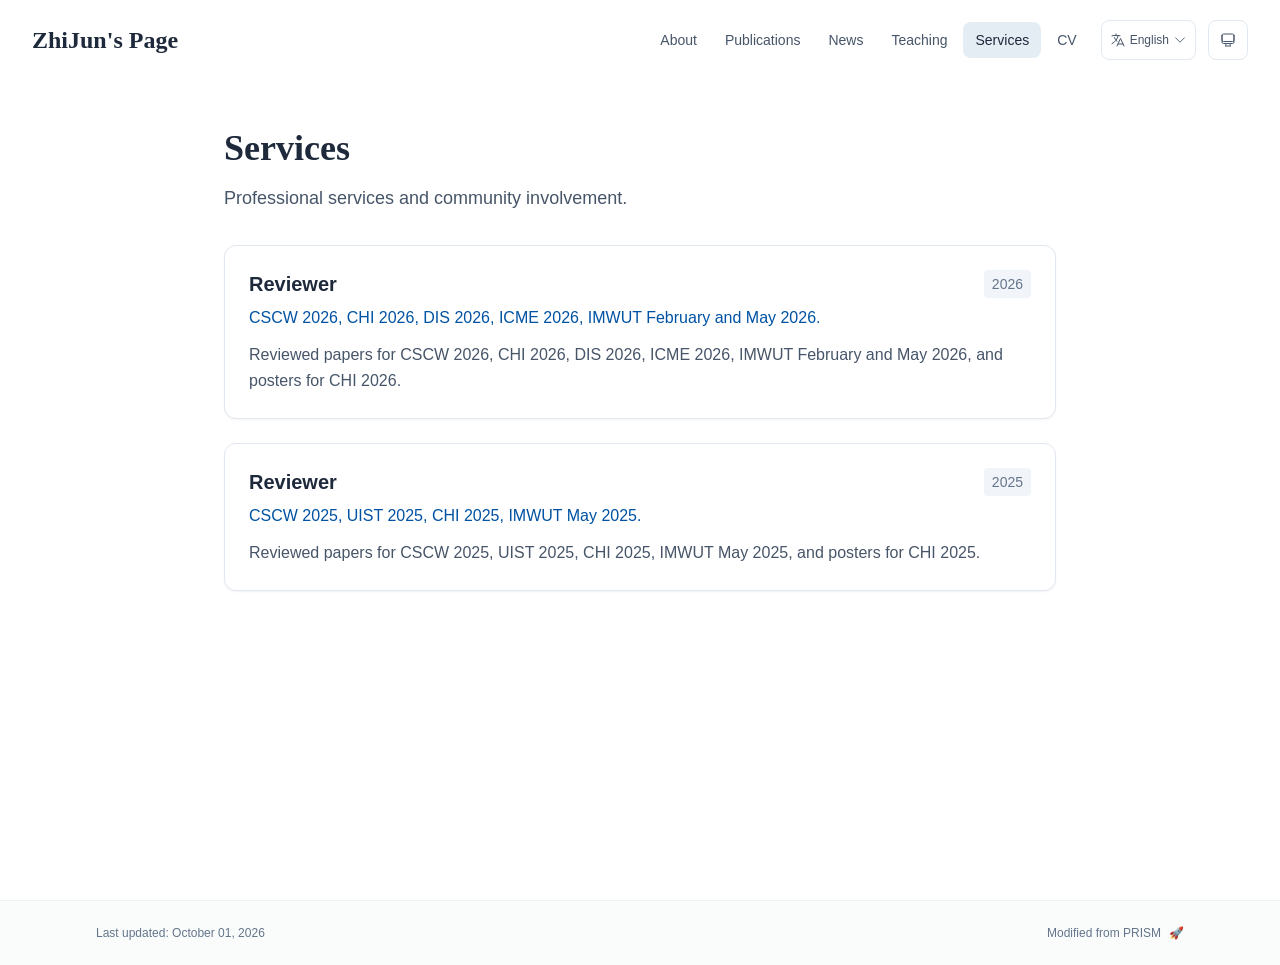
<file: services/index.html>
<!DOCTYPE html><html lang="en" class="scroll-smooth"><head><meta charSet="utf-8"/><meta name="viewport" content="width=device-width, initial-scale=1"/><link rel="stylesheet" href="/_next/static/css/a02adbc703276df4.css" data-precedence="next"/><link rel="preload" as="script" fetchPriority="low" href="/_next/static/chunks/webpack-679b75d1c4c2027c.js"/><script src="/_next/static/chunks/4bd1b696-70b6d399998de86a.js" async=""></script><script src="/_next/static/chunks/684-5aaa8290a129f299.js" async=""></script><script src="/_next/static/chunks/main-app-78a207ebc444128a.js" async=""></script><script src="/_next/static/chunks/985-3e1382af6bf4951a.js" async=""></script><script src="/_next/static/chunks/291-e39730cc9327e39b.js" async=""></script><script src="/_next/static/chunks/app/layout-5eb190a9ce68a3cc.js" async=""></script><script src="/_next/static/chunks/178-595a94b9af1e67b5.js" async=""></script><script src="/_next/static/chunks/900-1e90e9ba6e478812.js" async=""></script><script src="/_next/static/chunks/app/%5Bslug%5D/page-6a4112d6ce8c7bc6.js" async=""></script><link rel="icon" href="/favicon.svg" type="image/svg+xml"/><link rel="dns-prefetch" href="https://jialeliu.com"/><link rel="preconnect" href="https://jialeliu.com" crossorigin=""/><link rel="preload" as="font" type="font/woff2" href="https://jialeliu.com/fonts/georgiab.woff2" crossorigin=""/><script>
              try {
                const theme = localStorage.getItem('theme-storage');
                const parsed = theme ? JSON.parse(theme) : null;
                const setting = parsed?.state?.theme || 'system';
                const prefersDark = typeof window !== 'undefined' && window.matchMedia && window.matchMedia('(prefers-color-scheme: dark)').matches;
                const effective = setting === 'dark' ? 'dark' : (setting === 'light' ? 'light' : (prefersDark ? 'dark' : 'light'));
                var root = document.documentElement;
                root.classList.add(effective);
                root.setAttribute('data-theme', effective);
              } catch (e) {
                var root = document.documentElement;
                root.classList.add('light');
                root.setAttribute('data-theme', 'light');
              }
            </script><script>
    try {
      const cfg = {"enabled":true,"locales":["zh","en"],"defaultLocale":"en","mode":"fixed","fixedLocale":"en","persist":true,"switcher":true,"labels":{"zh":"中文","en":"English"}};
      const storageKey = 'locale-storage';
      const normalize = (value) => typeof value === 'string' ? value.trim().replace('_', '-').toLowerCase() : '';
      const matchLocale = (candidate) => {
        const normalized = normalize(candidate);
        if (!normalized) return null;
        if (cfg.locales.includes(normalized)) return normalized;
        const language = normalized.split('-')[0];
        if (cfg.locales.includes(language)) return language;
        return null;
      };

      let resolved = null;

      if (cfg.persist) {
        resolved = matchLocale(localStorage.getItem(storageKey));
      }

      if (!resolved) {
        if (cfg.mode === 'fixed') {
          resolved = cfg.fixedLocale;
        } else {
          resolved = matchLocale(navigator.language);
        }
      }

      if (!resolved) {
        resolved = cfg.defaultLocale;
      }

      const root = document.documentElement;
      root.lang = resolved;
      root.setAttribute('data-locale', resolved);

      if (cfg.persist) {
        localStorage.setItem(storageKey, resolved);
      }
    } catch (e) {
      const root = document.documentElement;
      root.lang = 'en';
      root.setAttribute('data-locale', 'en');
    }
  </script><title>Services | ZhiJun&#x27;s Page</title><meta name="description" content="Professional services and community involvement."/><meta name="author" content="ZhiJun MA"/><meta name="keywords" content="ZhiJun MA,PhD,Research,The Hong Kong University of Science and Technology (Guangzhou)"/><meta name="creator" content="ZhiJun MA"/><meta name="publisher" content="ZhiJun MA"/><meta property="og:title" content="ZhiJun&#x27;s Page"/><meta property="og:description" content="PhD student at The Hong Kong University of Science and Technology (Guangzhou)."/><meta property="og:site_name" content="ZhiJun MA&#x27;s Academic Website"/><meta property="og:locale" content="en_US"/><meta property="og:type" content="website"/><meta name="twitter:card" content="summary"/><meta name="twitter:title" content="ZhiJun&#x27;s Page"/><meta name="twitter:description" content="PhD student at The Hong Kong University of Science and Technology (Guangzhou)."/><link rel="icon" href="/favicon.svg"/><script>document.querySelectorAll('body link[rel="icon"], body link[rel="apple-touch-icon"]').forEach(el => document.head.appendChild(el))</script><script src="/_next/static/chunks/polyfills-42372ed130431b0a.js" noModule=""></script></head><body class="font-sans antialiased"><div style="visibility:hidden"><nav class="fixed top-0 left-0 right-0 z-50" data-headlessui-state=""><div class="transition-all duration-300 ease-out bg-transparent" style="transform:translateY(-100px)"><div class="max-w-7xl mx-auto px-4 sm:px-6 lg:px-8"><div class="flex justify-between items-center h-16 lg:h-20"><div class="flex-shrink-0" tabindex="0"><a class="text-xl lg:text-2xl font-serif font-semibold text-primary hover:text-accent transition-colors duration-200" href="/">ZhiJun&#x27;s Page</a></div><div class="hidden lg:block"><div class="ml-10 flex items-center space-x-3"><div class="relative flex items-baseline space-x-1"><a data-nav-href="/" class="relative px-3 py-2 text-sm font-medium rounded-lg transition-colors duration-150 text-neutral-600" href="/">About</a><a data-nav-href="/publications" class="relative px-3 py-2 text-sm font-medium rounded-lg transition-colors duration-150 text-neutral-600" href="/publications/">Publications</a><a data-nav-href="/news" class="relative px-3 py-2 text-sm font-medium rounded-lg transition-colors duration-150 text-neutral-600" href="/news/">News</a><a data-nav-href="/teaching" class="relative px-3 py-2 text-sm font-medium rounded-lg transition-colors duration-150 text-neutral-600" href="/teaching/">Teaching</a><a data-nav-href="/services" class="relative px-3 py-2 text-sm font-medium rounded-lg transition-colors duration-150 text-primary" href="/services/">Services</a><a data-nav-href="/cv" class="relative px-3 py-2 text-sm font-medium rounded-lg transition-colors duration-150 text-neutral-600" href="/cv/">CV</a></div><div class="flex items-center justify-center w-14 h-10 rounded-lg border border-neutral-200 dark:border-[rgba(148,163,184,0.24)] bg-background dark:bg-neutral-800"><div class="w-6 h-4 rounded bg-neutral-300 animate-pulse"></div></div><div class="flex items-center justify-center w-10 h-10 rounded-lg border border-neutral-200 dark:border-[rgba(148,163,184,0.24)] bg-background dark:bg-neutral-800"><div class="w-4 h-4 rounded-full bg-neutral-300 animate-pulse"></div></div></div></div><div class="lg:hidden flex items-center space-x-2"><div class="flex items-center justify-center w-14 h-10 rounded-lg border border-neutral-200 dark:border-[rgba(148,163,184,0.24)] bg-background dark:bg-neutral-800"><div class="w-6 h-4 rounded bg-neutral-300 animate-pulse"></div></div><div class="flex items-center justify-center w-10 h-10 rounded-lg border border-neutral-200 dark:border-[rgba(148,163,184,0.24)] bg-background dark:bg-neutral-800"><div class="w-4 h-4 rounded-full bg-neutral-300 animate-pulse"></div></div><button class="inline-flex items-center justify-center p-2 rounded-md text-neutral-600 hover:text-primary hover:bg-neutral-100 dark:hover:bg-neutral-800 focus:outline-none focus:ring-2 focus:ring-inset focus:ring-accent transition-colors duration-200" id="headlessui-disclosure-button-«R7pdb»" type="button" aria-expanded="false" data-headlessui-state=""><span class="sr-only">Open main menu</span><div><svg xmlns="http://www.w3.org/2000/svg" fill="none" viewBox="0 0 24 24" stroke-width="1.5" stroke="currentColor" aria-hidden="true" data-slot="icon" class="block h-6 w-6"><path stroke-linecap="round" stroke-linejoin="round" d="M3.75 6.75h16.5M3.75 12h16.5m-16.5 5.25h16.5"></path></svg></div></button></div></div></div></div></nav><main class="min-h-screen pt-16 lg:pt-20"><div class="max-w-4xl mx-auto px-4 sm:px-6 lg:px-8 py-12"><div style="opacity:0;transform:translateY(20px)"><div class="mb-8"><h1 class="text-4xl font-serif font-bold text-primary mb-4">Services</h1><div class="text-lg text-neutral-600 dark:text-neutral-500 max-w-2xl leading-relaxed"><p class="mb-3 last:mb-0">Professional services and community involvement.</p></div></div><div class="grid gap-6"><div class="bg-white dark:bg-neutral-900 p-6 rounded-xl shadow-sm border border-neutral-200 dark:border-neutral-800 hover:shadow-lg transition-all duration-200 hover:scale-[1.01]" style="opacity:0;transform:translateY(20px)"><div class="flex justify-between items-start mb-2"><h3 class="text-xl font-semibold text-primary">Reviewer</h3><span class="text-sm text-neutral-500 font-medium bg-neutral-100 dark:bg-neutral-800 px-2 py-1 rounded">2026</span></div><p class="text-base text-accent font-medium mb-3">CSCW 2026, CHI 2026, DIS 2026, ICME 2026, IMWUT February and May 2026.</p><div class="text-base text-neutral-600 dark:text-neutral-500 leading-relaxed"><p class="mb-3 last:mb-0">Reviewed papers for CSCW 2026, CHI 2026, DIS 2026, ICME 2026, IMWUT February and May 2026, and posters for CHI 2026.</p></div></div><div class="bg-white dark:bg-neutral-900 p-6 rounded-xl shadow-sm border border-neutral-200 dark:border-neutral-800 hover:shadow-lg transition-all duration-200 hover:scale-[1.01]" style="opacity:0;transform:translateY(20px)"><div class="flex justify-between items-start mb-2"><h3 class="text-xl font-semibold text-primary">Reviewer</h3><span class="text-sm text-neutral-500 font-medium bg-neutral-100 dark:bg-neutral-800 px-2 py-1 rounded">2025</span></div><p class="text-base text-accent font-medium mb-3">CSCW 2025, UIST 2025, CHI 2025, IMWUT May 2025.</p><div class="text-base text-neutral-600 dark:text-neutral-500 leading-relaxed"><p class="mb-3 last:mb-0">Reviewed papers for CSCW 2025, UIST 2025, CHI 2025, IMWUT May 2025, and posters for CHI 2025.</p></div></div></div></div></div><!--$--><!--/$--><!--$--><!--/$--></main><footer class="border-t border-neutral-200/50 bg-neutral-50/50 dark:bg-neutral-900/50 dark:border-neutral-700/50"><div class="max-w-6xl mx-auto px-4 sm:px-6 lg:px-8 py-6"><div class="flex flex-col sm:flex-row justify-between items-center gap-2"><p class="text-xs text-neutral-500">Last updated<!-- -->: <!-- -->October 01, 2026</p><p class="text-xs text-neutral-500 flex items-center"><a href="https://github.com/xyjoey/PRISM" target="_blank" rel="noopener noreferrer">Modified from PRISM</a><span class="ml-2">🚀</span></p></div></div></footer></div><script src="/_next/static/chunks/webpack-679b75d1c4c2027c.js" async=""></script><script>(self.__next_f=self.__next_f||[]).push([0])</script><script>self.__next_f.push([1,"1:\"$Sreact.fragment\"\n3:I[3719,[\"985\",\"static/chunks/985-3e1382af6bf4951a.js\",\"291\",\"static/chunks/291-e39730cc9327e39b.js\",\"177\",\"static/chunks/app/layout-5eb190a9ce68a3cc.js\"],\"ThemeProvider\"]\n4:I[310,[\"985\",\"static/chunks/985-3e1382af6bf4951a.js\",\"291\",\"static/chunks/291-e39730cc9327e39b.js\",\"177\",\"static/chunks/app/layout-5eb190a9ce68a3cc.js\"],\"LocaleProvider\"]\n5:I[4574,[\"985\",\"static/chunks/985-3e1382af6bf4951a.js\",\"291\",\"static/chunks/291-e39730cc9327e39b.js\",\"177\",\"static/chunks/app/layout-5eb190a9ce68a3cc.js\"],\"default\"]\n6:I[7555,[],\"\"]\n7:I[1295,[],\"\"]\n8:I[2548,[\"985\",\"static/chunks/985-3e1382af6bf4951a.js\",\"291\",\"static/chunks/291-e39730cc9327e39b.js\",\"177\",\"static/chunks/app/layout-5eb190a9ce68a3cc.js\"],\"default\"]\na:I[9665,[],\"MetadataBoundary\"]\nc:I[9665,[],\"OutletBoundary\"]\nf:I[4911,[],\"AsyncMetadataOutlet\"]\n11:I[9665,[],\"ViewportBoundary\"]\n13:I[6614,[],\"\"]\n:HL[\"/_next/static/css/a02adbc703276df4.css\",\"style\"]\n2:T591,\n    try {\n      const cfg = {\"enabled\":true,\"locales\":[\"zh\",\"en\"],\"defaultLocale\":\"en\",\"mode\":\"fixed\",\"fixedLocale\":\"en\",\"persist\":true,\"switcher\":true,\"labels\":{\"zh\":\"中文\",\"en\":\"English\"}};\n      const storageKey = 'locale-storage';\n      const normalize = (value) =\u003e typeof value === 'string' ? value.trim().replace('_', '-').toLowerCase() : '';\n      const matchLocale = (candidate) =\u003e {\n        const normalized = normalize(candidate);\n        if (!normalized) return null;\n        if (cfg.locales.includes(normalized)) return normalized;\n        const language = normalized.split('-')[0];\n        if (cfg.locales.includes(language)) return language;\n        return null;\n      };\n\n      let resolved = null;\n\n      if (cfg.persist) {\n        resolved = matchLocale(localStorage.getItem(storageKey));\n      }\n\n      if (!resolved) {\n        if (cfg.mode === 'fixed') {\n          resolved = cfg.fixedLocale;\n        } else {\n          resolved = matchLocale(navigator.language);\n        }\n      }\n\n      if (!resolved) {\n        resolved = cfg.defaultLocale;\n      }\n\n      const root = document.docu"])</script><script>self.__next_f.push([1,"mentElement;\n      root.lang = resolved;\n      root.setAttribute('data-locale', resolved);\n\n      if (cfg.persist) {\n        localStorage.setItem(storageKey, resolved);\n      }\n    } catch (e) {\n      const root = document.documentElement;\n      root.lang = 'en';\n      root.setAttribute('data-locale', 'en');\n    }\n  "])</script><script>self.__next_f.push([1,"0:{\"P\":null,\"b\":\"tqDO7eHD17DaSE8elBayJ\",\"p\":\"\",\"c\":[\"\",\"services\",\"\"],\"i\":false,\"f\":[[[\"\",{\"children\":[[\"slug\",\"services\",\"d\"],{\"children\":[\"__PAGE__\",{}]}]},\"$undefined\",\"$undefined\",true],[\"\",[\"$\",\"$1\",\"c\",{\"children\":[[[\"$\",\"link\",\"0\",{\"rel\":\"stylesheet\",\"href\":\"/_next/static/css/a02adbc703276df4.css\",\"precedence\":\"next\",\"crossOrigin\":\"$undefined\",\"nonce\":\"$undefined\"}]],[\"$\",\"html\",null,{\"lang\":\"en\",\"className\":\"scroll-smooth\",\"suppressHydrationWarning\":true,\"children\":[[\"$\",\"head\",null,{\"children\":[[\"$\",\"link\",null,{\"rel\":\"icon\",\"href\":\"/favicon.svg\",\"type\":\"image/svg+xml\"}],[\"$\",\"link\",null,{\"rel\":\"dns-prefetch\",\"href\":\"https://jialeliu.com\"}],[\"$\",\"link\",null,{\"rel\":\"preconnect\",\"href\":\"https://jialeliu.com\",\"crossOrigin\":\"\"}],[\"$\",\"link\",null,{\"rel\":\"preload\",\"as\":\"font\",\"type\":\"font/woff2\",\"href\":\"https://jialeliu.com/fonts/georgiab.woff2\",\"crossOrigin\":\"\"}],[\"$\",\"script\",null,{\"dangerouslySetInnerHTML\":{\"__html\":\"\\n              try {\\n                const theme = localStorage.getItem('theme-storage');\\n                const parsed = theme ? JSON.parse(theme) : null;\\n                const setting = parsed?.state?.theme || 'system';\\n                const prefersDark = typeof window !== 'undefined' \u0026\u0026 window.matchMedia \u0026\u0026 window.matchMedia('(prefers-color-scheme: dark)').matches;\\n                const effective = setting === 'dark' ? 'dark' : (setting === 'light' ? 'light' : (prefersDark ? 'dark' : 'light'));\\n                var root = document.documentElement;\\n                root.classList.add(effective);\\n                root.setAttribute('data-theme', effective);\\n              } catch (e) {\\n                var root = document.documentElement;\\n                root.classList.add('light');\\n                root.setAttribute('data-theme', 'light');\\n              }\\n            \"}}],[\"$\",\"script\",null,{\"dangerouslySetInnerHTML\":{\"__html\":\"$2\"}}]]}],[\"$\",\"body\",null,{\"className\":\"font-sans antialiased\",\"children\":[\"$\",\"$L3\",null,{\"children\":[\"$\",\"$L4\",null,{\"config\":{\"enabled\":true,\"locales\":[\"zh\",\"en\"],\"defaultLocale\":\"en\",\"mode\":\"fixed\",\"fixedLocale\":\"en\",\"persist\":true,\"switcher\":true,\"labels\":{\"zh\":\"中文\",\"en\":\"English\"}},\"children\":[[\"$\",\"$L5\",null,{\"items\":[{\"title\":\"About\",\"type\":\"page\",\"target\":\"about\",\"href\":\"/\"},{\"title\":\"Publications\",\"type\":\"page\",\"target\":\"publications\",\"href\":\"/publications\"},{\"title\":\"News\",\"type\":\"page\",\"target\":\"news\",\"href\":\"/news\"},{\"title\":\"Teaching\",\"type\":\"page\",\"target\":\"teaching\",\"href\":\"/teaching\"},{\"title\":\"Services\",\"type\":\"page\",\"target\":\"services\",\"href\":\"/services\"},{\"title\":\"CV\",\"type\":\"page\",\"target\":\"cv\",\"href\":\"/cv\"}],\"siteTitle\":\"ZhiJun's Page\",\"enableOnePageMode\":false,\"i18n\":\"$0:f:0:1:1:props:children:1:props:children:1:props:children:props:children:props:config\",\"itemsByLocale\":{\"zh\":[{\"title\":\"关于我\",\"type\":\"page\",\"target\":\"about\",\"href\":\"/\"},{\"title\":\"论文\",\"type\":\"page\",\"target\":\"publications\",\"href\":\"/publications\"},{\"title\":\"动态\",\"type\":\"page\",\"target\":\"news\",\"href\":\"/news\"},{\"title\":\"教学\",\"type\":\"page\",\"target\":\"teaching\",\"href\":\"/teaching\"},{\"title\":\"服务\",\"type\":\"page\",\"target\":\"services\",\"href\":\"/services\"},{\"title\":\"简历\",\"type\":\"page\",\"target\":\"cv\",\"href\":\"/cv\"}],\"en\":[{\"title\":\"About\",\"type\":\"page\",\"target\":\"about\",\"href\":\"/\"},{\"title\":\"Publications\",\"type\":\"page\",\"target\":\"publications\",\"href\":\"/publications\"},{\"title\":\"News\",\"type\":\"page\",\"target\":\"news\",\"href\":\"/news\"},{\"title\":\"Teaching\",\"type\":\"page\",\"target\":\"teaching\",\"href\":\"/teaching\"},{\"title\":\"Services\",\"type\":\"page\",\"target\":\"services\",\"href\":\"/services\"},{\"title\":\"CV\",\"type\":\"page\",\"target\":\"cv\",\"href\":\"/cv\"}]},\"siteTitleByLocale\":{\"zh\":\"Zhijun's Page\",\"en\":\"ZhiJun's Page\"}}],[\"$\",\"main\",null,{\"className\":\"min-h-screen pt-16 lg:pt-20\",\"children\":[\"$\",\"$L6\",null,{\"parallelRouterKey\":\"children\",\"error\":\"$undefined\",\"errorStyles\":\"$undefined\",\"errorScripts\":\"$undefined\",\"template\":[\"$\",\"$L7\",null,{}],\"templateStyles\":\"$undefined\",\"templateScripts\":\"$undefined\",\"notFound\":[[[\"$\",\"title\",null,{\"children\":\"404: This page could not be found.\"}],[\"$\",\"div\",null,{\"style\":{\"fontFamily\":\"system-ui,\\\"Segoe UI\\\",Roboto,Helvetica,Arial,sans-serif,\\\"Apple Color Emoji\\\",\\\"Segoe UI Emoji\\\"\",\"height\":\"100vh\",\"textAlign\":\"center\",\"display\":\"flex\",\"flexDirection\":\"column\",\"alignItems\":\"center\",\"justifyContent\":\"center\"},\"children\":[\"$\",\"div\",null,{\"children\":[[\"$\",\"style\",null,{\"dangerouslySetInnerHTML\":{\"__html\":\"body{color:#000;background:#fff;margin:0}.next-error-h1{border-right:1px solid rgba(0,0,0,.3)}@media (prefers-color-scheme:dark){body{color:#fff;background:#000}.next-error-h1{border-right:1px solid rgba(255,255,255,.3)}}\"}}],[\"$\",\"h1\",null,{\"className\":\"next-error-h1\",\"style\":{\"display\":\"inline-block\",\"margin\":\"0 20px 0 0\",\"padding\":\"0 23px 0 0\",\"fontSize\":24,\"fontWeight\":500,\"verticalAlign\":\"top\",\"lineHeight\":\"49px\"},\"children\":404}],[\"$\",\"div\",null,{\"style\":{\"display\":\"inline-block\"},\"children\":[\"$\",\"h2\",null,{\"style\":{\"fontSize\":14,\"fontWeight\":400,\"lineHeight\":\"49px\",\"margin\":0},\"children\":\"This page could not be found.\"}]}]]}]}]],[]],\"forbidden\":\"$undefined\",\"unauthorized\":\"$undefined\"}]}],[\"$\",\"$L8\",null,{\"lastUpdated\":\"October 01, 2026\",\"lastUpdatedByLocale\":{\"zh\":\"2026年10月1日\",\"en\":\"October 01, 2026\"},\"defaultLocale\":\"en\"}]]}]}]}]]}]]}],{\"children\":[[\"slug\",\"services\",\"d\"],[\"$\",\"$1\",\"c\",{\"children\":[null,[\"$\",\"$L6\",null,{\"parallelRouterKey\":\"children\",\"error\":\"$undefined\",\"errorStyles\":\"$undefined\",\"errorScripts\":\"$undefined\",\"template\":[\"$\",\"$L7\",null,{}],\"templateStyles\":\"$undefined\",\"templateScripts\":\"$undefined\",\"notFound\":\"$undefined\",\"forbidden\":\"$undefined\",\"unauthorized\":\"$undefined\"}]]}],{\"children\":[\"__PAGE__\",[\"$\",\"$1\",\"c\",{\"children\":[\"$L9\",[\"$\",\"$La\",null,{\"children\":\"$Lb\"}],null,[\"$\",\"$Lc\",null,{\"children\":[\"$Ld\",\"$Le\",[\"$\",\"$Lf\",null,{\"promise\":\"$@10\"}]]}]]}],{},null,false]},null,false]},null,false],[\"$\",\"$1\",\"h\",{\"children\":[null,[\"$\",\"$1\",\"t9wGajNoKchM4ZZwA9rdE\",{\"children\":[[\"$\",\"$L11\",null,{\"children\":\"$L12\"}],null]}],null]}],false]],\"m\":\"$undefined\",\"G\":[\"$13\",\"$undefined\"],\"s\":false,\"S\":true}\n"])</script><script>self.__next_f.push([1,"14:\"$Sreact.suspense\"\n15:I[4911,[],\"AsyncMetadata\"]\n17:I[2382,[\"985\",\"static/chunks/985-3e1382af6bf4951a.js\",\"178\",\"static/chunks/178-595a94b9af1e67b5.js\",\"900\",\"static/chunks/900-1e90e9ba6e478812.js\",\"182\",\"static/chunks/app/%5Bslug%5D/page-6a4112d6ce8c7bc6.js\"],\"default\"]\nb:[\"$\",\"$14\",null,{\"fallback\":null,\"children\":[\"$\",\"$L15\",null,{\"promise\":\"$@16\"}]}]\n9:[\"$\",\"$L17\",null,{\"dataByLocale\":{\"zh\":{\"type\":\"card\",\"config\":{\"type\":\"card\",\"title\":\"学术服务\",\"description\":\"专业服务与社区参与。\",\"items\":[{\"title\":\"Reviewer\",\"subtitle\":\"CSCW 2026, CHI 2026, DIS 2026, ICME 2026, IMWUT February and May 2026.\",\"date\":\"2026\",\"content\":\"Reviewed papers for CSCW 2026, CHI 2026, DIS 2026, ICME 2026, IMWUT February and May 2026, and posters for CHI 2026.\"},{\"title\":\"Reviewer\",\"subtitle\":\"CSCW 2025, UIST 2025, CHI 2025, IMWUT May 2025.\",\"date\":\"2025\",\"content\":\"Reviewed papers for CSCW 2025, UIST 2025, CHI 2025, IMWUT May 2025, and posters for CHI 2025.\"}]}},\"en\":{\"type\":\"card\",\"config\":{\"type\":\"card\",\"title\":\"Services\",\"description\":\"Professional services and community involvement.\",\"items\":[{\"title\":\"Reviewer\",\"subtitle\":\"CSCW 2026, CHI 2026, DIS 2026, ICME 2026, IMWUT February and May 2026.\",\"date\":\"2026\",\"content\":\"Reviewed papers for CSCW 2026, CHI 2026, DIS 2026, ICME 2026, IMWUT February and May 2026, and posters for CHI 2026.\"},{\"title\":\"Reviewer\",\"subtitle\":\"CSCW 2025, UIST 2025, CHI 2025, IMWUT May 2025.\",\"date\":\"2025\",\"content\":\"Reviewed papers for CSCW 2025, UIST 2025, CHI 2025, IMWUT May 2025, and posters for CHI 2025.\"}]}}},\"defaultLocale\":\"en\"}]\n"])</script><script>self.__next_f.push([1,"e:null\n"])</script><script>self.__next_f.push([1,"12:[[\"$\",\"meta\",\"0\",{\"charSet\":\"utf-8\"}],[\"$\",\"meta\",\"1\",{\"name\":\"viewport\",\"content\":\"width=device-width, initial-scale=1\"}]]\nd:null\n"])</script><script>self.__next_f.push([1,"16:{\"metadata\":[[\"$\",\"title\",\"0\",{\"children\":\"Services | ZhiJun's Page\"}],[\"$\",\"meta\",\"1\",{\"name\":\"description\",\"content\":\"Professional services and community involvement.\"}],[\"$\",\"meta\",\"2\",{\"name\":\"author\",\"content\":\"ZhiJun MA\"}],[\"$\",\"meta\",\"3\",{\"name\":\"keywords\",\"content\":\"ZhiJun MA,PhD,Research,The Hong Kong University of Science and Technology (Guangzhou)\"}],[\"$\",\"meta\",\"4\",{\"name\":\"creator\",\"content\":\"ZhiJun MA\"}],[\"$\",\"meta\",\"5\",{\"name\":\"publisher\",\"content\":\"ZhiJun MA\"}],[\"$\",\"meta\",\"6\",{\"property\":\"og:title\",\"content\":\"ZhiJun's Page\"}],[\"$\",\"meta\",\"7\",{\"property\":\"og:description\",\"content\":\"PhD student at The Hong Kong University of Science and Technology (Guangzhou).\"}],[\"$\",\"meta\",\"8\",{\"property\":\"og:site_name\",\"content\":\"ZhiJun MA's Academic Website\"}],[\"$\",\"meta\",\"9\",{\"property\":\"og:locale\",\"content\":\"en_US\"}],[\"$\",\"meta\",\"10\",{\"property\":\"og:type\",\"content\":\"website\"}],[\"$\",\"meta\",\"11\",{\"name\":\"twitter:card\",\"content\":\"summary\"}],[\"$\",\"meta\",\"12\",{\"name\":\"twitter:title\",\"content\":\"ZhiJun's Page\"}],[\"$\",\"meta\",\"13\",{\"name\":\"twitter:description\",\"content\":\"PhD student at The Hong Kong University of Science and Technology (Guangzhou).\"}],[\"$\",\"link\",\"14\",{\"rel\":\"icon\",\"href\":\"/favicon.svg\"}]],\"error\":null,\"digest\":\"$undefined\"}\n10:{\"metadata\":\"$16:metadata\",\"error\":null,\"digest\":\"$undefined\"}\n"])</script></body></html>
</file>
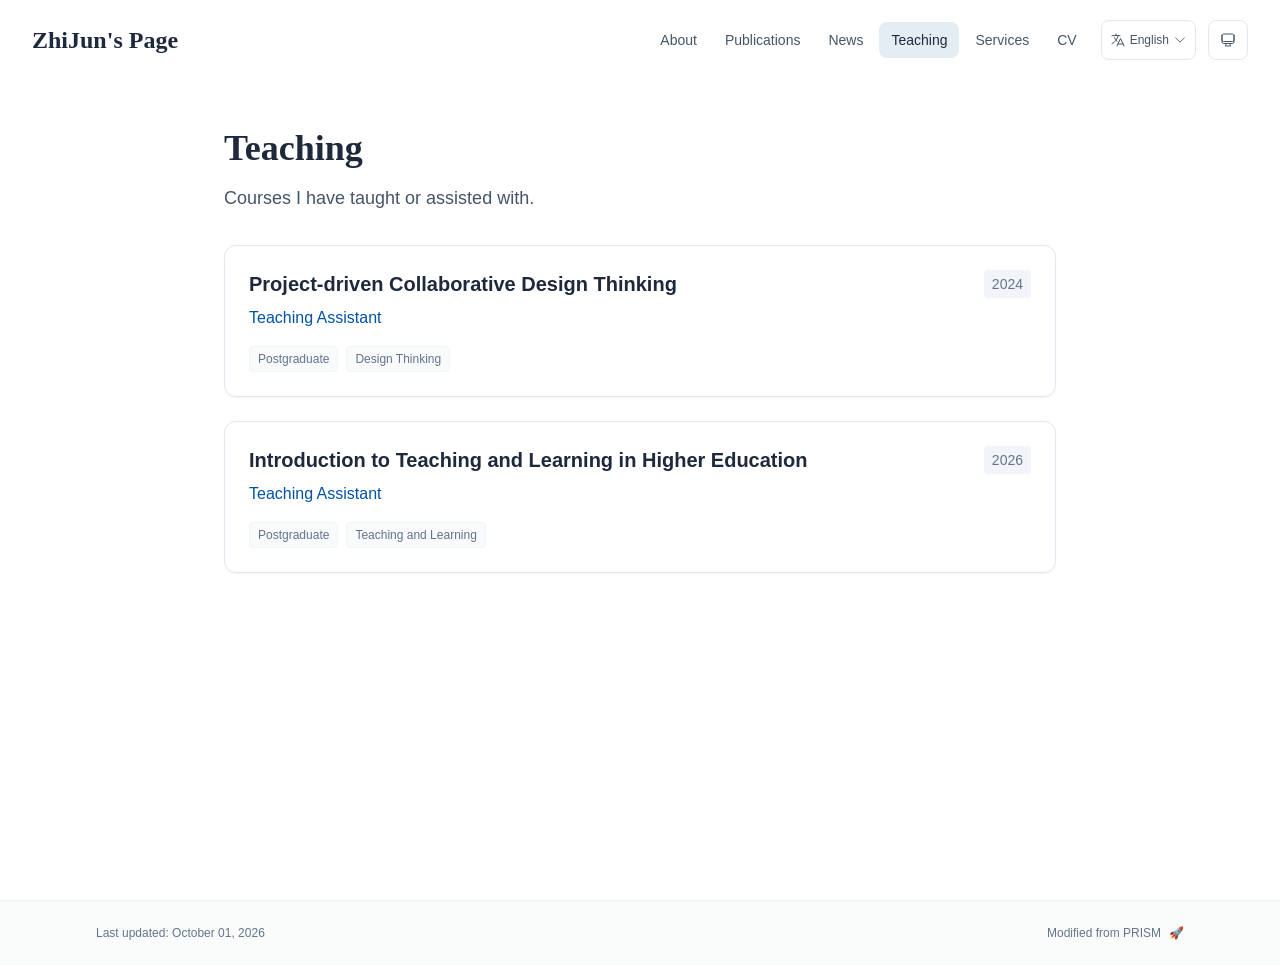
<file: teaching/index.html>
<!DOCTYPE html><html lang="en" class="scroll-smooth"><head><meta charSet="utf-8"/><meta name="viewport" content="width=device-width, initial-scale=1"/><link rel="stylesheet" href="/_next/static/css/a02adbc703276df4.css" data-precedence="next"/><link rel="preload" as="script" fetchPriority="low" href="/_next/static/chunks/webpack-679b75d1c4c2027c.js"/><script src="/_next/static/chunks/4bd1b696-70b6d399998de86a.js" async=""></script><script src="/_next/static/chunks/684-5aaa8290a129f299.js" async=""></script><script src="/_next/static/chunks/main-app-78a207ebc444128a.js" async=""></script><script src="/_next/static/chunks/985-3e1382af6bf4951a.js" async=""></script><script src="/_next/static/chunks/291-e39730cc9327e39b.js" async=""></script><script src="/_next/static/chunks/app/layout-5eb190a9ce68a3cc.js" async=""></script><script src="/_next/static/chunks/178-595a94b9af1e67b5.js" async=""></script><script src="/_next/static/chunks/900-1e90e9ba6e478812.js" async=""></script><script src="/_next/static/chunks/app/%5Bslug%5D/page-6a4112d6ce8c7bc6.js" async=""></script><link rel="icon" href="/favicon.svg" type="image/svg+xml"/><link rel="dns-prefetch" href="https://jialeliu.com"/><link rel="preconnect" href="https://jialeliu.com" crossorigin=""/><link rel="preload" as="font" type="font/woff2" href="https://jialeliu.com/fonts/georgiab.woff2" crossorigin=""/><script>
              try {
                const theme = localStorage.getItem('theme-storage');
                const parsed = theme ? JSON.parse(theme) : null;
                const setting = parsed?.state?.theme || 'system';
                const prefersDark = typeof window !== 'undefined' && window.matchMedia && window.matchMedia('(prefers-color-scheme: dark)').matches;
                const effective = setting === 'dark' ? 'dark' : (setting === 'light' ? 'light' : (prefersDark ? 'dark' : 'light'));
                var root = document.documentElement;
                root.classList.add(effective);
                root.setAttribute('data-theme', effective);
              } catch (e) {
                var root = document.documentElement;
                root.classList.add('light');
                root.setAttribute('data-theme', 'light');
              }
            </script><script>
    try {
      const cfg = {"enabled":true,"locales":["zh","en"],"defaultLocale":"en","mode":"fixed","fixedLocale":"en","persist":true,"switcher":true,"labels":{"zh":"中文","en":"English"}};
      const storageKey = 'locale-storage';
      const normalize = (value) => typeof value === 'string' ? value.trim().replace('_', '-').toLowerCase() : '';
      const matchLocale = (candidate) => {
        const normalized = normalize(candidate);
        if (!normalized) return null;
        if (cfg.locales.includes(normalized)) return normalized;
        const language = normalized.split('-')[0];
        if (cfg.locales.includes(language)) return language;
        return null;
      };

      let resolved = null;

      if (cfg.persist) {
        resolved = matchLocale(localStorage.getItem(storageKey));
      }

      if (!resolved) {
        if (cfg.mode === 'fixed') {
          resolved = cfg.fixedLocale;
        } else {
          resolved = matchLocale(navigator.language);
        }
      }

      if (!resolved) {
        resolved = cfg.defaultLocale;
      }

      const root = document.documentElement;
      root.lang = resolved;
      root.setAttribute('data-locale', resolved);

      if (cfg.persist) {
        localStorage.setItem(storageKey, resolved);
      }
    } catch (e) {
      const root = document.documentElement;
      root.lang = 'en';
      root.setAttribute('data-locale', 'en');
    }
  </script><title>Teaching | ZhiJun&#x27;s Page</title><meta name="description" content="Courses I have taught or assisted with."/><meta name="author" content="ZhiJun MA"/><meta name="keywords" content="ZhiJun MA,PhD,Research,The Hong Kong University of Science and Technology (Guangzhou)"/><meta name="creator" content="ZhiJun MA"/><meta name="publisher" content="ZhiJun MA"/><meta property="og:title" content="ZhiJun&#x27;s Page"/><meta property="og:description" content="PhD student at The Hong Kong University of Science and Technology (Guangzhou)."/><meta property="og:site_name" content="ZhiJun MA&#x27;s Academic Website"/><meta property="og:locale" content="en_US"/><meta property="og:type" content="website"/><meta name="twitter:card" content="summary"/><meta name="twitter:title" content="ZhiJun&#x27;s Page"/><meta name="twitter:description" content="PhD student at The Hong Kong University of Science and Technology (Guangzhou)."/><link rel="icon" href="/favicon.svg"/><script>document.querySelectorAll('body link[rel="icon"], body link[rel="apple-touch-icon"]').forEach(el => document.head.appendChild(el))</script><script src="/_next/static/chunks/polyfills-42372ed130431b0a.js" noModule=""></script></head><body class="font-sans antialiased"><div style="visibility:hidden"><nav class="fixed top-0 left-0 right-0 z-50" data-headlessui-state=""><div class="transition-all duration-300 ease-out bg-transparent" style="transform:translateY(-100px)"><div class="max-w-7xl mx-auto px-4 sm:px-6 lg:px-8"><div class="flex justify-between items-center h-16 lg:h-20"><div class="flex-shrink-0" tabindex="0"><a class="text-xl lg:text-2xl font-serif font-semibold text-primary hover:text-accent transition-colors duration-200" href="/">ZhiJun&#x27;s Page</a></div><div class="hidden lg:block"><div class="ml-10 flex items-center space-x-3"><div class="relative flex items-baseline space-x-1"><a data-nav-href="/" class="relative px-3 py-2 text-sm font-medium rounded-lg transition-colors duration-150 text-neutral-600" href="/">About</a><a data-nav-href="/publications" class="relative px-3 py-2 text-sm font-medium rounded-lg transition-colors duration-150 text-neutral-600" href="/publications/">Publications</a><a data-nav-href="/news" class="relative px-3 py-2 text-sm font-medium rounded-lg transition-colors duration-150 text-neutral-600" href="/news/">News</a><a data-nav-href="/teaching" class="relative px-3 py-2 text-sm font-medium rounded-lg transition-colors duration-150 text-primary" href="/teaching/">Teaching</a><a data-nav-href="/services" class="relative px-3 py-2 text-sm font-medium rounded-lg transition-colors duration-150 text-neutral-600" href="/services/">Services</a><a data-nav-href="/cv" class="relative px-3 py-2 text-sm font-medium rounded-lg transition-colors duration-150 text-neutral-600" href="/cv/">CV</a></div><div class="flex items-center justify-center w-14 h-10 rounded-lg border border-neutral-200 dark:border-[rgba(148,163,184,0.24)] bg-background dark:bg-neutral-800"><div class="w-6 h-4 rounded bg-neutral-300 animate-pulse"></div></div><div class="flex items-center justify-center w-10 h-10 rounded-lg border border-neutral-200 dark:border-[rgba(148,163,184,0.24)] bg-background dark:bg-neutral-800"><div class="w-4 h-4 rounded-full bg-neutral-300 animate-pulse"></div></div></div></div><div class="lg:hidden flex items-center space-x-2"><div class="flex items-center justify-center w-14 h-10 rounded-lg border border-neutral-200 dark:border-[rgba(148,163,184,0.24)] bg-background dark:bg-neutral-800"><div class="w-6 h-4 rounded bg-neutral-300 animate-pulse"></div></div><div class="flex items-center justify-center w-10 h-10 rounded-lg border border-neutral-200 dark:border-[rgba(148,163,184,0.24)] bg-background dark:bg-neutral-800"><div class="w-4 h-4 rounded-full bg-neutral-300 animate-pulse"></div></div><button class="inline-flex items-center justify-center p-2 rounded-md text-neutral-600 hover:text-primary hover:bg-neutral-100 dark:hover:bg-neutral-800 focus:outline-none focus:ring-2 focus:ring-inset focus:ring-accent transition-colors duration-200" id="headlessui-disclosure-button-«R7pdb»" type="button" aria-expanded="false" data-headlessui-state=""><span class="sr-only">Open main menu</span><div><svg xmlns="http://www.w3.org/2000/svg" fill="none" viewBox="0 0 24 24" stroke-width="1.5" stroke="currentColor" aria-hidden="true" data-slot="icon" class="block h-6 w-6"><path stroke-linecap="round" stroke-linejoin="round" d="M3.75 6.75h16.5M3.75 12h16.5m-16.5 5.25h16.5"></path></svg></div></button></div></div></div></div></nav><main class="min-h-screen pt-16 lg:pt-20"><div class="max-w-4xl mx-auto px-4 sm:px-6 lg:px-8 py-12"><div style="opacity:0;transform:translateY(20px)"><div class="mb-8"><h1 class="text-4xl font-serif font-bold text-primary mb-4">Teaching</h1><div class="text-lg text-neutral-600 dark:text-neutral-500 max-w-2xl leading-relaxed"><p class="mb-3 last:mb-0">Courses I have taught or assisted with.</p></div></div><div class="grid gap-6"><div class="bg-white dark:bg-neutral-900 p-6 rounded-xl shadow-sm border border-neutral-200 dark:border-neutral-800 hover:shadow-lg transition-all duration-200 hover:scale-[1.01]" style="opacity:0;transform:translateY(20px)"><div class="flex justify-between items-start mb-2"><h3 class="text-xl font-semibold text-primary">Project-driven Collaborative Design Thinking</h3><span class="text-sm text-neutral-500 font-medium bg-neutral-100 dark:bg-neutral-800 px-2 py-1 rounded">2024</span></div><p class="text-base text-accent font-medium mb-3">Teaching Assistant</p><div class="flex flex-wrap gap-2 mt-4"><span class="text-xs text-neutral-500 bg-neutral-50 dark:bg-neutral-800/50 px-2 py-1 rounded border border-neutral-100 dark:border-neutral-800">Postgraduate</span><span class="text-xs text-neutral-500 bg-neutral-50 dark:bg-neutral-800/50 px-2 py-1 rounded border border-neutral-100 dark:border-neutral-800">Design Thinking</span></div></div><div class="bg-white dark:bg-neutral-900 p-6 rounded-xl shadow-sm border border-neutral-200 dark:border-neutral-800 hover:shadow-lg transition-all duration-200 hover:scale-[1.01]" style="opacity:0;transform:translateY(20px)"><div class="flex justify-between items-start mb-2"><h3 class="text-xl font-semibold text-primary">Introduction to Teaching and Learning in Higher Education</h3><span class="text-sm text-neutral-500 font-medium bg-neutral-100 dark:bg-neutral-800 px-2 py-1 rounded">2026</span></div><p class="text-base text-accent font-medium mb-3">Teaching Assistant</p><div class="flex flex-wrap gap-2 mt-4"><span class="text-xs text-neutral-500 bg-neutral-50 dark:bg-neutral-800/50 px-2 py-1 rounded border border-neutral-100 dark:border-neutral-800">Postgraduate</span><span class="text-xs text-neutral-500 bg-neutral-50 dark:bg-neutral-800/50 px-2 py-1 rounded border border-neutral-100 dark:border-neutral-800">Teaching and Learning</span></div></div></div></div></div><!--$--><!--/$--><!--$--><!--/$--></main><footer class="border-t border-neutral-200/50 bg-neutral-50/50 dark:bg-neutral-900/50 dark:border-neutral-700/50"><div class="max-w-6xl mx-auto px-4 sm:px-6 lg:px-8 py-6"><div class="flex flex-col sm:flex-row justify-between items-center gap-2"><p class="text-xs text-neutral-500">Last updated<!-- -->: <!-- -->October 01, 2026</p><p class="text-xs text-neutral-500 flex items-center"><a href="https://github.com/xyjoey/PRISM" target="_blank" rel="noopener noreferrer">Modified from PRISM</a><span class="ml-2">🚀</span></p></div></div></footer></div><script src="/_next/static/chunks/webpack-679b75d1c4c2027c.js" async=""></script><script>(self.__next_f=self.__next_f||[]).push([0])</script><script>self.__next_f.push([1,"1:\"$Sreact.fragment\"\n3:I[3719,[\"985\",\"static/chunks/985-3e1382af6bf4951a.js\",\"291\",\"static/chunks/291-e39730cc9327e39b.js\",\"177\",\"static/chunks/app/layout-5eb190a9ce68a3cc.js\"],\"ThemeProvider\"]\n4:I[310,[\"985\",\"static/chunks/985-3e1382af6bf4951a.js\",\"291\",\"static/chunks/291-e39730cc9327e39b.js\",\"177\",\"static/chunks/app/layout-5eb190a9ce68a3cc.js\"],\"LocaleProvider\"]\n5:I[4574,[\"985\",\"static/chunks/985-3e1382af6bf4951a.js\",\"291\",\"static/chunks/291-e39730cc9327e39b.js\",\"177\",\"static/chunks/app/layout-5eb190a9ce68a3cc.js\"],\"default\"]\n6:I[7555,[],\"\"]\n7:I[1295,[],\"\"]\n8:I[2548,[\"985\",\"static/chunks/985-3e1382af6bf4951a.js\",\"291\",\"static/chunks/291-e39730cc9327e39b.js\",\"177\",\"static/chunks/app/layout-5eb190a9ce68a3cc.js\"],\"default\"]\na:I[9665,[],\"MetadataBoundary\"]\nc:I[9665,[],\"OutletBoundary\"]\nf:I[4911,[],\"AsyncMetadataOutlet\"]\n11:I[9665,[],\"ViewportBoundary\"]\n13:I[6614,[],\"\"]\n:HL[\"/_next/static/css/a02adbc703276df4.css\",\"style\"]\n2:T591,\n    try {\n      const cfg = {\"enabled\":true,\"locales\":[\"zh\",\"en\"],\"defaultLocale\":\"en\",\"mode\":\"fixed\",\"fixedLocale\":\"en\",\"persist\":true,\"switcher\":true,\"labels\":{\"zh\":\"中文\",\"en\":\"English\"}};\n      const storageKey = 'locale-storage';\n      const normalize = (value) =\u003e typeof value === 'string' ? value.trim().replace('_', '-').toLowerCase() : '';\n      const matchLocale = (candidate) =\u003e {\n        const normalized = normalize(candidate);\n        if (!normalized) return null;\n        if (cfg.locales.includes(normalized)) return normalized;\n        const language = normalized.split('-')[0];\n        if (cfg.locales.includes(language)) return language;\n        return null;\n      };\n\n      let resolved = null;\n\n      if (cfg.persist) {\n        resolved = matchLocale(localStorage.getItem(storageKey));\n      }\n\n      if (!resolved) {\n        if (cfg.mode === 'fixed') {\n          resolved = cfg.fixedLocale;\n        } else {\n          resolved = matchLocale(navigator.language);\n        }\n      }\n\n      if (!resolved) {\n        resolved = cfg.defaultLocale;\n      }\n\n      const root = document.docu"])</script><script>self.__next_f.push([1,"mentElement;\n      root.lang = resolved;\n      root.setAttribute('data-locale', resolved);\n\n      if (cfg.persist) {\n        localStorage.setItem(storageKey, resolved);\n      }\n    } catch (e) {\n      const root = document.documentElement;\n      root.lang = 'en';\n      root.setAttribute('data-locale', 'en');\n    }\n  "])</script><script>self.__next_f.push([1,"0:{\"P\":null,\"b\":\"tqDO7eHD17DaSE8elBayJ\",\"p\":\"\",\"c\":[\"\",\"teaching\",\"\"],\"i\":false,\"f\":[[[\"\",{\"children\":[[\"slug\",\"teaching\",\"d\"],{\"children\":[\"__PAGE__\",{}]}]},\"$undefined\",\"$undefined\",true],[\"\",[\"$\",\"$1\",\"c\",{\"children\":[[[\"$\",\"link\",\"0\",{\"rel\":\"stylesheet\",\"href\":\"/_next/static/css/a02adbc703276df4.css\",\"precedence\":\"next\",\"crossOrigin\":\"$undefined\",\"nonce\":\"$undefined\"}]],[\"$\",\"html\",null,{\"lang\":\"en\",\"className\":\"scroll-smooth\",\"suppressHydrationWarning\":true,\"children\":[[\"$\",\"head\",null,{\"children\":[[\"$\",\"link\",null,{\"rel\":\"icon\",\"href\":\"/favicon.svg\",\"type\":\"image/svg+xml\"}],[\"$\",\"link\",null,{\"rel\":\"dns-prefetch\",\"href\":\"https://jialeliu.com\"}],[\"$\",\"link\",null,{\"rel\":\"preconnect\",\"href\":\"https://jialeliu.com\",\"crossOrigin\":\"\"}],[\"$\",\"link\",null,{\"rel\":\"preload\",\"as\":\"font\",\"type\":\"font/woff2\",\"href\":\"https://jialeliu.com/fonts/georgiab.woff2\",\"crossOrigin\":\"\"}],[\"$\",\"script\",null,{\"dangerouslySetInnerHTML\":{\"__html\":\"\\n              try {\\n                const theme = localStorage.getItem('theme-storage');\\n                const parsed = theme ? JSON.parse(theme) : null;\\n                const setting = parsed?.state?.theme || 'system';\\n                const prefersDark = typeof window !== 'undefined' \u0026\u0026 window.matchMedia \u0026\u0026 window.matchMedia('(prefers-color-scheme: dark)').matches;\\n                const effective = setting === 'dark' ? 'dark' : (setting === 'light' ? 'light' : (prefersDark ? 'dark' : 'light'));\\n                var root = document.documentElement;\\n                root.classList.add(effective);\\n                root.setAttribute('data-theme', effective);\\n              } catch (e) {\\n                var root = document.documentElement;\\n                root.classList.add('light');\\n                root.setAttribute('data-theme', 'light');\\n              }\\n            \"}}],[\"$\",\"script\",null,{\"dangerouslySetInnerHTML\":{\"__html\":\"$2\"}}]]}],[\"$\",\"body\",null,{\"className\":\"font-sans antialiased\",\"children\":[\"$\",\"$L3\",null,{\"children\":[\"$\",\"$L4\",null,{\"config\":{\"enabled\":true,\"locales\":[\"zh\",\"en\"],\"defaultLocale\":\"en\",\"mode\":\"fixed\",\"fixedLocale\":\"en\",\"persist\":true,\"switcher\":true,\"labels\":{\"zh\":\"中文\",\"en\":\"English\"}},\"children\":[[\"$\",\"$L5\",null,{\"items\":[{\"title\":\"About\",\"type\":\"page\",\"target\":\"about\",\"href\":\"/\"},{\"title\":\"Publications\",\"type\":\"page\",\"target\":\"publications\",\"href\":\"/publications\"},{\"title\":\"News\",\"type\":\"page\",\"target\":\"news\",\"href\":\"/news\"},{\"title\":\"Teaching\",\"type\":\"page\",\"target\":\"teaching\",\"href\":\"/teaching\"},{\"title\":\"Services\",\"type\":\"page\",\"target\":\"services\",\"href\":\"/services\"},{\"title\":\"CV\",\"type\":\"page\",\"target\":\"cv\",\"href\":\"/cv\"}],\"siteTitle\":\"ZhiJun's Page\",\"enableOnePageMode\":false,\"i18n\":\"$0:f:0:1:1:props:children:1:props:children:1:props:children:props:children:props:config\",\"itemsByLocale\":{\"zh\":[{\"title\":\"关于我\",\"type\":\"page\",\"target\":\"about\",\"href\":\"/\"},{\"title\":\"论文\",\"type\":\"page\",\"target\":\"publications\",\"href\":\"/publications\"},{\"title\":\"动态\",\"type\":\"page\",\"target\":\"news\",\"href\":\"/news\"},{\"title\":\"教学\",\"type\":\"page\",\"target\":\"teaching\",\"href\":\"/teaching\"},{\"title\":\"服务\",\"type\":\"page\",\"target\":\"services\",\"href\":\"/services\"},{\"title\":\"简历\",\"type\":\"page\",\"target\":\"cv\",\"href\":\"/cv\"}],\"en\":[{\"title\":\"About\",\"type\":\"page\",\"target\":\"about\",\"href\":\"/\"},{\"title\":\"Publications\",\"type\":\"page\",\"target\":\"publications\",\"href\":\"/publications\"},{\"title\":\"News\",\"type\":\"page\",\"target\":\"news\",\"href\":\"/news\"},{\"title\":\"Teaching\",\"type\":\"page\",\"target\":\"teaching\",\"href\":\"/teaching\"},{\"title\":\"Services\",\"type\":\"page\",\"target\":\"services\",\"href\":\"/services\"},{\"title\":\"CV\",\"type\":\"page\",\"target\":\"cv\",\"href\":\"/cv\"}]},\"siteTitleByLocale\":{\"zh\":\"Zhijun's Page\",\"en\":\"ZhiJun's Page\"}}],[\"$\",\"main\",null,{\"className\":\"min-h-screen pt-16 lg:pt-20\",\"children\":[\"$\",\"$L6\",null,{\"parallelRouterKey\":\"children\",\"error\":\"$undefined\",\"errorStyles\":\"$undefined\",\"errorScripts\":\"$undefined\",\"template\":[\"$\",\"$L7\",null,{}],\"templateStyles\":\"$undefined\",\"templateScripts\":\"$undefined\",\"notFound\":[[[\"$\",\"title\",null,{\"children\":\"404: This page could not be found.\"}],[\"$\",\"div\",null,{\"style\":{\"fontFamily\":\"system-ui,\\\"Segoe UI\\\",Roboto,Helvetica,Arial,sans-serif,\\\"Apple Color Emoji\\\",\\\"Segoe UI Emoji\\\"\",\"height\":\"100vh\",\"textAlign\":\"center\",\"display\":\"flex\",\"flexDirection\":\"column\",\"alignItems\":\"center\",\"justifyContent\":\"center\"},\"children\":[\"$\",\"div\",null,{\"children\":[[\"$\",\"style\",null,{\"dangerouslySetInnerHTML\":{\"__html\":\"body{color:#000;background:#fff;margin:0}.next-error-h1{border-right:1px solid rgba(0,0,0,.3)}@media (prefers-color-scheme:dark){body{color:#fff;background:#000}.next-error-h1{border-right:1px solid rgba(255,255,255,.3)}}\"}}],[\"$\",\"h1\",null,{\"className\":\"next-error-h1\",\"style\":{\"display\":\"inline-block\",\"margin\":\"0 20px 0 0\",\"padding\":\"0 23px 0 0\",\"fontSize\":24,\"fontWeight\":500,\"verticalAlign\":\"top\",\"lineHeight\":\"49px\"},\"children\":404}],[\"$\",\"div\",null,{\"style\":{\"display\":\"inline-block\"},\"children\":[\"$\",\"h2\",null,{\"style\":{\"fontSize\":14,\"fontWeight\":400,\"lineHeight\":\"49px\",\"margin\":0},\"children\":\"This page could not be found.\"}]}]]}]}]],[]],\"forbidden\":\"$undefined\",\"unauthorized\":\"$undefined\"}]}],[\"$\",\"$L8\",null,{\"lastUpdated\":\"October 01, 2026\",\"lastUpdatedByLocale\":{\"zh\":\"2026年10月1日\",\"en\":\"October 01, 2026\"},\"defaultLocale\":\"en\"}]]}]}]}]]}]]}],{\"children\":[[\"slug\",\"teaching\",\"d\"],[\"$\",\"$1\",\"c\",{\"children\":[null,[\"$\",\"$L6\",null,{\"parallelRouterKey\":\"children\",\"error\":\"$undefined\",\"errorStyles\":\"$undefined\",\"errorScripts\":\"$undefined\",\"template\":[\"$\",\"$L7\",null,{}],\"templateStyles\":\"$undefined\",\"templateScripts\":\"$undefined\",\"notFound\":\"$undefined\",\"forbidden\":\"$undefined\",\"unauthorized\":\"$undefined\"}]]}],{\"children\":[\"__PAGE__\",[\"$\",\"$1\",\"c\",{\"children\":[\"$L9\",[\"$\",\"$La\",null,{\"children\":\"$Lb\"}],null,[\"$\",\"$Lc\",null,{\"children\":[\"$Ld\",\"$Le\",[\"$\",\"$Lf\",null,{\"promise\":\"$@10\"}]]}]]}],{},null,false]},null,false]},null,false],[\"$\",\"$1\",\"h\",{\"children\":[null,[\"$\",\"$1\",\"d_Dq0YUjH5Nl3HmNEYCmv\",{\"children\":[[\"$\",\"$L11\",null,{\"children\":\"$L12\"}],null]}],null]}],false]],\"m\":\"$undefined\",\"G\":[\"$13\",\"$undefined\"],\"s\":false,\"S\":true}\n"])</script><script>self.__next_f.push([1,"14:\"$Sreact.suspense\"\n15:I[4911,[],\"AsyncMetadata\"]\n17:I[2382,[\"985\",\"static/chunks/985-3e1382af6bf4951a.js\",\"178\",\"static/chunks/178-595a94b9af1e67b5.js\",\"900\",\"static/chunks/900-1e90e9ba6e478812.js\",\"182\",\"static/chunks/app/%5Bslug%5D/page-6a4112d6ce8c7bc6.js\"],\"default\"]\nb:[\"$\",\"$14\",null,{\"fallback\":null,\"children\":[\"$\",\"$L15\",null,{\"promise\":\"$@16\"}]}]\n9:[\"$\",\"$L17\",null,{\"dataByLocale\":{\"zh\":{\"type\":\"card\",\"config\":{\"type\":\"card\",\"title\":\"教学\",\"description\":\"我曾参与授课或助教的课程。\",\"items\":[{\"title\":\"Project-driven Collaborative Design Thinking\",\"subtitle\":\"助教\",\"date\":\"2024\",\"content\":\"\",\"tags\":[\"研究生课程\"]},{\"title\":\"Introduction to Teaching and Learning in Higher Education\",\"subtitle\":\"助教\",\"date\":\"2026\",\"content\":\"\",\"tags\":[\"研究生课程\"]}]}},\"en\":{\"type\":\"card\",\"config\":{\"type\":\"card\",\"title\":\"Teaching\",\"description\":\"Courses I have taught or assisted with.\",\"items\":[{\"title\":\"Project-driven Collaborative Design Thinking\",\"subtitle\":\"Teaching Assistant\",\"date\":\"2024\",\"content\":\"\",\"tags\":[\"Postgraduate\",\"Design Thinking\"]},{\"title\":\"Introduction to Teaching and Learning in Higher Education\",\"subtitle\":\"Teaching Assistant\",\"date\":\"2026\",\"content\":\"\",\"tags\":[\"Postgraduate\",\"Teaching and Learning\"]}]}}},\"defaultLocale\":\"en\"}]\n"])</script><script>self.__next_f.push([1,"e:null\n"])</script><script>self.__next_f.push([1,"12:[[\"$\",\"meta\",\"0\",{\"charSet\":\"utf-8\"}],[\"$\",\"meta\",\"1\",{\"name\":\"viewport\",\"content\":\"width=device-width, initial-scale=1\"}]]\nd:null\n"])</script><script>self.__next_f.push([1,"16:{\"metadata\":[[\"$\",\"title\",\"0\",{\"children\":\"Teaching | ZhiJun's Page\"}],[\"$\",\"meta\",\"1\",{\"name\":\"description\",\"content\":\"Courses I have taught or assisted with.\"}],[\"$\",\"meta\",\"2\",{\"name\":\"author\",\"content\":\"ZhiJun MA\"}],[\"$\",\"meta\",\"3\",{\"name\":\"keywords\",\"content\":\"ZhiJun MA,PhD,Research,The Hong Kong University of Science and Technology (Guangzhou)\"}],[\"$\",\"meta\",\"4\",{\"name\":\"creator\",\"content\":\"ZhiJun MA\"}],[\"$\",\"meta\",\"5\",{\"name\":\"publisher\",\"content\":\"ZhiJun MA\"}],[\"$\",\"meta\",\"6\",{\"property\":\"og:title\",\"content\":\"ZhiJun's Page\"}],[\"$\",\"meta\",\"7\",{\"property\":\"og:description\",\"content\":\"PhD student at The Hong Kong University of Science and Technology (Guangzhou).\"}],[\"$\",\"meta\",\"8\",{\"property\":\"og:site_name\",\"content\":\"ZhiJun MA's Academic Website\"}],[\"$\",\"meta\",\"9\",{\"property\":\"og:locale\",\"content\":\"en_US\"}],[\"$\",\"meta\",\"10\",{\"property\":\"og:type\",\"content\":\"website\"}],[\"$\",\"meta\",\"11\",{\"name\":\"twitter:card\",\"content\":\"summary\"}],[\"$\",\"meta\",\"12\",{\"name\":\"twitter:title\",\"content\":\"ZhiJun's Page\"}],[\"$\",\"meta\",\"13\",{\"name\":\"twitter:description\",\"content\":\"PhD student at The Hong Kong University of Science and Technology (Guangzhou).\"}],[\"$\",\"link\",\"14\",{\"rel\":\"icon\",\"href\":\"/favicon.svg\"}]],\"error\":null,\"digest\":\"$undefined\"}\n10:{\"metadata\":\"$16:metadata\",\"error\":null,\"digest\":\"$undefined\"}\n"])</script></body></html>
</file>
<file: _next/static/css/a02adbc703276df4.css>
/*! tailwindcss v4.1.10 | MIT License | https://tailwindcss.com */@layer properties{@supports (((-webkit-hyphens:none)) and (not (margin-trim:inline))) or ((-moz-orient:inline) and (not (color:rgb(from red r g b)))){*,::backdrop,:after,:before{--tw-translate-x:0;--tw-translate-y:0;--tw-translate-z:0;--tw-rotate-x:initial;--tw-rotate-y:initial;--tw-rotate-z:initial;--tw-skew-x:initial;--tw-skew-y:initial;--tw-space-y-reverse:0;--tw-space-x-reverse:0;--tw-border-style:solid;--tw-leading:initial;--tw-font-weight:initial;--tw-shadow:0 0 #0000;--tw-shadow-color:initial;--tw-shadow-alpha:100%;--tw-inset-shadow:0 0 #0000;--tw-inset-shadow-color:initial;--tw-inset-shadow-alpha:100%;--tw-ring-color:initial;--tw-ring-shadow:0 0 #0000;--tw-inset-ring-color:initial;--tw-inset-ring-shadow:0 0 #0000;--tw-ring-inset:initial;--tw-ring-offset-width:0px;--tw-ring-offset-color:#fff;--tw-ring-offset-shadow:0 0 #0000;--tw-blur:initial;--tw-brightness:initial;--tw-contrast:initial;--tw-grayscale:initial;--tw-hue-rotate:initial;--tw-invert:initial;--tw-opacity:initial;--tw-saturate:initial;--tw-sepia:initial;--tw-drop-shadow:initial;--tw-drop-shadow-color:initial;--tw-drop-shadow-alpha:100%;--tw-drop-shadow-size:initial;--tw-backdrop-blur:initial;--tw-backdrop-brightness:initial;--tw-backdrop-contrast:initial;--tw-backdrop-grayscale:initial;--tw-backdrop-hue-rotate:initial;--tw-backdrop-invert:initial;--tw-backdrop-opacity:initial;--tw-backdrop-saturate:initial;--tw-backdrop-sepia:initial;--tw-duration:initial;--tw-ease:initial;--tw-scale-x:1;--tw-scale-y:1;--tw-scale-z:1}}}@layer theme{:host,:root{--font-sans:"Inter",-apple-system,BlinkMacSystemFont,"Segoe UI",Roboto,sans-serif;--color-red-50:oklch(97.1% .013 17.38);--color-red-400:oklch(70.4% .191 22.216);--color-red-600:oklch(57.7% .245 27.325);--color-red-900:oklch(39.6% .141 25.723);--color-white:#fff;--spacing:.25rem;--container-2xl:42rem;--container-3xl:48rem;--container-4xl:56rem;--container-6xl:72rem;--container-7xl:80rem;--text-xs:.75rem;--text-xs--line-height:calc(1/.75);--text-sm:.875rem;--text-sm--line-height:calc(1.25/.875);--text-base:1rem;--text-base--line-height:calc(1.5/1);--text-lg:1.125rem;--text-lg--line-height:calc(1.75/1.125);--text-xl:1.25rem;--text-xl--line-height:calc(1.75/1.25);--text-2xl:1.5rem;--text-2xl--line-height:calc(2/1.5);--text-3xl:1.875rem;--text-3xl--line-height:calc(2.25/1.875);--text-4xl:2.25rem;--text-4xl--line-height:calc(2.5/2.25);--font-weight-medium:500;--font-weight-semibold:600;--font-weight-bold:700;--leading-tight:1.25;--leading-relaxed:1.625;--radius-md:.375rem;--radius-lg:.5rem;--radius-xl:.75rem;--radius-2xl:1rem;--ease-out:cubic-bezier(0,0,.2,1);--animate-pulse:pulse 2s cubic-bezier(.4,0,.6,1)infinite;--blur-xl:24px;--aspect-video:16/9;--default-transition-duration:.15s;--default-transition-timing-function:cubic-bezier(.4,0,.2,1);--default-font-family:"Inter",-apple-system,BlinkMacSystemFont,"Segoe UI",Roboto,sans-serif;--default-mono-font-family:"SF Mono",Monaco,"Cascadia Code","Roboto Mono",Consolas,"Courier New",monospace;--line-height-normal:1.5;--shadow-glass:0 8px 32px 0 #1f26875e}}@layer base{*,::backdrop,:after,:before{box-sizing:border-box;border:0 solid;margin:0;padding:0}::file-selector-button{box-sizing:border-box;border:0 solid;margin:0;padding:0}:host,html{-webkit-text-size-adjust:100%;tab-size:4;line-height:1.5;font-family:var(--default-font-family,ui-sans-serif,system-ui,sans-serif,"Apple Color Emoji","Segoe UI Emoji","Segoe UI Symbol","Noto Color Emoji");font-feature-settings:var(--default-font-feature-settings,normal);font-variation-settings:var(--default-font-variation-settings,normal);-webkit-tap-highlight-color:transparent}hr{height:0;color:inherit;border-top-width:1px}abbr:where([title]){-webkit-text-decoration:underline dotted;text-decoration:underline dotted}h1,h2,h3,h4,h5,h6{font-size:inherit;font-weight:inherit}a{color:inherit;-webkit-text-decoration:inherit;text-decoration:inherit}b,strong{font-weight:bolder}code,kbd,pre,samp{font-family:var(--default-mono-font-family,ui-monospace,SFMono-Regular,Menlo,Monaco,Consolas,"Liberation Mono","Courier New",monospace);font-feature-settings:var(--default-mono-font-feature-settings,normal);font-variation-settings:var(--default-mono-font-variation-settings,normal);font-size:1em}small{font-size:80%}sub,sup{vertical-align:baseline;font-size:75%;line-height:0;position:relative}sub{bottom:-.25em}sup{top:-.5em}table{text-indent:0;border-color:inherit;border-collapse:collapse}:-moz-focusring{outline:auto}progress{vertical-align:baseline}summary{display:list-item}menu,ol,ul{list-style:none}audio,canvas,embed,iframe,img,object,svg,video{vertical-align:middle;display:block}img,video{max-width:100%;height:auto}button,input,optgroup,select,textarea{font:inherit;font-feature-settings:inherit;font-variation-settings:inherit;letter-spacing:inherit;color:inherit;opacity:1;background-color:#0000;border-radius:0}::file-selector-button{font:inherit;font-feature-settings:inherit;font-variation-settings:inherit;letter-spacing:inherit;color:inherit;opacity:1;background-color:#0000;border-radius:0}:where(select:is([multiple],[size])) optgroup{font-weight:bolder}:where(select:is([multiple],[size])) optgroup option{padding-inline-start:20px}::file-selector-button{margin-inline-end:4px}::placeholder{opacity:1}@supports (not ((-webkit-appearance:-apple-pay-button))) or (contain-intrinsic-size:1px){::placeholder{color:currentColor}@supports (color:color-mix(in lab,red,red)){::placeholder{color:color-mix(in oklab,currentcolor 50%,transparent)}}}textarea{resize:vertical}::-webkit-search-decoration{-webkit-appearance:none}::-webkit-date-and-time-value{min-height:1lh;text-align:inherit}::-webkit-datetime-edit{display:inline-flex}::-webkit-datetime-edit-fields-wrapper{padding:0}::-webkit-datetime-edit,::-webkit-datetime-edit-year-field{padding-block:0}::-webkit-datetime-edit-day-field,::-webkit-datetime-edit-month-field{padding-block:0}::-webkit-datetime-edit-hour-field,::-webkit-datetime-edit-minute-field{padding-block:0}::-webkit-datetime-edit-millisecond-field,::-webkit-datetime-edit-second-field{padding-block:0}::-webkit-datetime-edit-meridiem-field{padding-block:0}:-moz-ui-invalid{box-shadow:none}button,input:where([type=button],[type=reset],[type=submit]){appearance:button}::file-selector-button{appearance:button}::-webkit-inner-spin-button,::-webkit-outer-spin-button{height:auto}[hidden]:where(:not([hidden=until-found])){display:none!important}}@layer components;@layer utilities{.pointer-events-none{pointer-events:none}.sr-only{clip:rect(0,0,0,0);white-space:nowrap;border-width:0;width:1px;height:1px;margin:-1px;padding:0;overflow:hidden}.absolute,.sr-only{position:absolute}.fixed{position:fixed}.relative{position:relative}.static{position:static}.sticky{position:sticky}.inset-0{inset:calc(var(--spacing)*0)}.top-0{top:calc(var(--spacing)*0)}.top-1\/2{top:50%}.top-2{top:calc(var(--spacing)*2)}.top-8{top:calc(var(--spacing)*8)}.top-full{top:100%}.right-0{right:calc(var(--spacing)*0)}.right-2{right:calc(var(--spacing)*2)}.left-0{left:calc(var(--spacing)*0)}.left-1\/2{left:50%}.left-3{left:calc(var(--spacing)*3)}.z-20{z-index:20}.z-40{z-index:40}.z-50{z-index:50}.container{width:100%}@media (min-width:40rem){.container{max-width:40rem}}@media (min-width:48rem){.container{max-width:48rem}}@media (min-width:64rem){.container{max-width:64rem}}@media (min-width:80rem){.container{max-width:80rem}}@media (min-width:96rem){.container{max-width:96rem}}.-mx-4{margin-inline:calc(var(--spacing)*-4)}.mx-auto{margin-inline:auto}.my-4{margin-block:calc(var(--spacing)*4)}.mt-1{margin-top:calc(var(--spacing)*1)}.mt-2{margin-top:calc(var(--spacing)*2)}.mt-3{margin-top:calc(var(--spacing)*3)}.mt-4{margin-top:calc(var(--spacing)*4)}.mt-6{margin-top:calc(var(--spacing)*6)}.mt-8{margin-top:calc(var(--spacing)*8)}.mt-auto{margin-top:auto}.mr-1{margin-right:calc(var(--spacing)*1)}.mr-1\.5{margin-right:calc(var(--spacing)*1.5)}.mr-2{margin-right:calc(var(--spacing)*2)}.mb-1{margin-bottom:calc(var(--spacing)*1)}.mb-2{margin-bottom:calc(var(--spacing)*2)}.mb-3{margin-bottom:calc(var(--spacing)*3)}.mb-4{margin-bottom:calc(var(--spacing)*4)}.mb-6{margin-bottom:calc(var(--spacing)*6)}.mb-8{margin-bottom:calc(var(--spacing)*8)}.ml-0{margin-left:calc(var(--spacing)*0)}.ml-2{margin-left:calc(var(--spacing)*2)}.ml-4{margin-left:calc(var(--spacing)*4)}.ml-10{margin-left:calc(var(--spacing)*10)}.line-clamp-2{-webkit-line-clamp:2}.line-clamp-2,.line-clamp-3{-webkit-box-orient:vertical;display:-webkit-box;overflow:hidden}.line-clamp-3{-webkit-line-clamp:3}.block{display:block}.contents{display:contents}.flex{display:flex}.grid{display:grid}.hidden{display:none}.inline-flex{display:inline-flex}.aspect-video{aspect-ratio:var(--aspect-video)}.h-0{height:calc(var(--spacing)*0)}.h-3{height:calc(var(--spacing)*3)}.h-3\.5{height:calc(var(--spacing)*3.5)}.h-4{height:calc(var(--spacing)*4)}.h-5{height:calc(var(--spacing)*5)}.h-6{height:calc(var(--spacing)*6)}.h-10{height:calc(var(--spacing)*10)}.h-16{height:calc(var(--spacing)*16)}.h-40{height:calc(var(--spacing)*40)}.h-full{height:100%}.min-h-screen{min-height:100vh}.w-0{width:calc(var(--spacing)*0)}.w-3{width:calc(var(--spacing)*3)}.w-3\.5{width:calc(var(--spacing)*3.5)}.w-4{width:calc(var(--spacing)*4)}.w-5{width:calc(var(--spacing)*5)}.w-6{width:calc(var(--spacing)*6)}.w-10{width:calc(var(--spacing)*10)}.w-14{width:calc(var(--spacing)*14)}.w-16{width:calc(var(--spacing)*16)}.w-32{width:calc(var(--spacing)*32)}.w-36{width:calc(var(--spacing)*36)}.w-40{width:calc(var(--spacing)*40)}.w-full{width:100%}.max-w-2xl{max-width:var(--container-2xl)}.max-w-3xl{max-width:var(--container-3xl)}.max-w-4xl{max-width:var(--container-4xl)}.max-w-6xl{max-width:var(--container-6xl)}.max-w-7xl{max-width:var(--container-7xl)}.max-w-\[calc\(100vw-2rem\)\]{max-width:calc(100vw - 2rem)}.flex-shrink-0{flex-shrink:0}.flex-grow{flex-grow:1}.-translate-x-1\/2{--tw-translate-x:calc(calc(1/2*100%)*-1)}.-translate-x-1\/2,.-translate-y-1\/2{translate:var(--tw-translate-x)var(--tw-translate-y)}.-translate-y-1\/2{--tw-translate-y:calc(calc(1/2*100%)*-1)}.-translate-y-full{--tw-translate-y:-100%;translate:var(--tw-translate-x)var(--tw-translate-y)}.-rotate-20{rotate:-20deg}.rotate-0{rotate:none}.transform{transform:var(--tw-rotate-x,)var(--tw-rotate-y,)var(--tw-rotate-z,)var(--tw-skew-x,)var(--tw-skew-y,)}.animate-pulse{animation:var(--animate-pulse)}.cursor-pointer{cursor:pointer}.resize{resize:both}.scroll-mt-24{scroll-margin-top:calc(var(--spacing)*24)}.list-inside{list-style-position:inside}.list-decimal{list-style-type:decimal}.list-disc{list-style-type:disc}.grid-cols-1{grid-template-columns:repeat(1,minmax(0,1fr))}.flex-col{flex-direction:column}.flex-wrap{flex-wrap:wrap}.items-baseline{align-items:baseline}.items-center{align-items:center}.items-start{align-items:flex-start}.justify-between{justify-content:space-between}.justify-center{justify-content:center}.gap-1{gap:calc(var(--spacing)*1)}.gap-1\.5{gap:calc(var(--spacing)*1.5)}.gap-2{gap:calc(var(--spacing)*2)}.gap-3{gap:calc(var(--spacing)*3)}.gap-4{gap:calc(var(--spacing)*4)}.gap-6{gap:calc(var(--spacing)*6)}.gap-12{gap:calc(var(--spacing)*12)}:where(.space-y-1>:not(:last-child)){--tw-space-y-reverse:0;margin-block-start:calc(calc(var(--spacing)*1)*var(--tw-space-y-reverse));margin-block-end:calc(calc(var(--spacing)*1)*calc(1 - var(--tw-space-y-reverse)))}:where(.space-y-2>:not(:last-child)){--tw-space-y-reverse:0;margin-block-start:calc(calc(var(--spacing)*2)*var(--tw-space-y-reverse));margin-block-end:calc(calc(var(--spacing)*2)*calc(1 - var(--tw-space-y-reverse)))}:where(.space-y-3>:not(:last-child)){--tw-space-y-reverse:0;margin-block-start:calc(calc(var(--spacing)*3)*var(--tw-space-y-reverse));margin-block-end:calc(calc(var(--spacing)*3)*calc(1 - var(--tw-space-y-reverse)))}:where(.space-y-4>:not(:last-child)){--tw-space-y-reverse:0;margin-block-start:calc(calc(var(--spacing)*4)*var(--tw-space-y-reverse));margin-block-end:calc(calc(var(--spacing)*4)*calc(1 - var(--tw-space-y-reverse)))}:where(.space-y-6>:not(:last-child)){--tw-space-y-reverse:0;margin-block-start:calc(calc(var(--spacing)*6)*var(--tw-space-y-reverse));margin-block-end:calc(calc(var(--spacing)*6)*calc(1 - var(--tw-space-y-reverse)))}:where(.space-y-8>:not(:last-child)){--tw-space-y-reverse:0;margin-block-start:calc(calc(var(--spacing)*8)*var(--tw-space-y-reverse));margin-block-end:calc(calc(var(--spacing)*8)*calc(1 - var(--tw-space-y-reverse)))}:where(.space-x-1>:not(:last-child)){--tw-space-x-reverse:0;margin-inline-start:calc(calc(var(--spacing)*1)*var(--tw-space-x-reverse));margin-inline-end:calc(calc(var(--spacing)*1)*calc(1 - var(--tw-space-x-reverse)))}:where(.space-x-2>:not(:last-child)){--tw-space-x-reverse:0;margin-inline-start:calc(calc(var(--spacing)*2)*var(--tw-space-x-reverse));margin-inline-end:calc(calc(var(--spacing)*2)*calc(1 - var(--tw-space-x-reverse)))}:where(.space-x-3>:not(:last-child)){--tw-space-x-reverse:0;margin-inline-start:calc(calc(var(--spacing)*3)*var(--tw-space-x-reverse));margin-inline-end:calc(calc(var(--spacing)*3)*calc(1 - var(--tw-space-x-reverse)))}.overflow-hidden{overflow:hidden}.overflow-x-auto{overflow-x:auto}.scroll-smooth{scroll-behavior:smooth}.rounded{border-radius:.25rem}.rounded-2xl{border-radius:var(--radius-2xl)}.rounded-full{border-radius:3.40282e+38px}.rounded-lg{border-radius:var(--radius-lg)}.rounded-md{border-radius:var(--radius-md)}.rounded-xl{border-radius:var(--radius-xl)}.rounded-b-lg{border-bottom-right-radius:var(--radius-lg);border-bottom-left-radius:var(--radius-lg)}.border{border-style:var(--tw-border-style);border-width:1px}.border-t{border-top-style:var(--tw-border-style);border-top-width:1px}.border-t-4{border-top-style:var(--tw-border-style);border-top-width:4px}.border-r-4{border-right-style:var(--tw-border-style);border-right-width:4px}.border-b{border-bottom-style:var(--tw-border-style);border-bottom-width:1px}.border-l-4{border-left-style:var(--tw-border-style);border-left-width:4px}.border-accent,.border-accent\/50{border-color:var(--accent)}@supports (color:color-mix(in lab,red,red)){.border-accent\/50{border-color:color-mix(in oklab,var(--accent)50%,transparent)}}.border-neutral-100{border-color:var(--neutral-100)}.border-neutral-200,.border-neutral-200\/50{border-color:var(--neutral-200)}@supports (color:color-mix(in lab,red,red)){.border-neutral-200\/50{border-color:color-mix(in oklab,var(--neutral-200)50%,transparent)}}.border-transparent{border-color:#0000}.border-t-accent{border-top-color:var(--accent)}.border-t-white{border-top-color:var(--color-white)}.bg-accent,.bg-accent\/10{background-color:var(--accent)}@supports (color:color-mix(in lab,red,red)){.bg-accent\/10{background-color:color-mix(in oklab,var(--accent)10%,transparent)}}.bg-accent\/\[0\.07\]{background-color:var(--accent)}@supports (color:color-mix(in lab,red,red)){.bg-accent\/\[0\.07\]{background-color:color-mix(in oklab,var(--accent)7%,transparent)}}.bg-background,.bg-background\/80{background-color:var(--background)}@supports (color:color-mix(in lab,red,red)){.bg-background\/80{background-color:color-mix(in oklab,var(--background)80%,transparent)}}.bg-background\/95{background-color:var(--background)}@supports (color:color-mix(in lab,red,red)){.bg-background\/95{background-color:color-mix(in oklab,var(--background)95%,transparent)}}.bg-neutral-50,.bg-neutral-50\/50{background-color:var(--neutral-50)}@supports (color:color-mix(in lab,red,red)){.bg-neutral-50\/50{background-color:color-mix(in oklab,var(--neutral-50)50%,transparent)}}.bg-neutral-100{background-color:var(--neutral-100)}.bg-neutral-200{background-color:var(--neutral-200)}.bg-neutral-300{background-color:var(--neutral-300)}.bg-red-50{background-color:var(--color-red-50)}.bg-transparent{background-color:#0000}.bg-white{background-color:var(--color-white)}.object-cover{object-fit:cover}.object-\[32\%_center\]{object-position:32% center}.p-1{padding:calc(var(--spacing)*1)}.p-1\.5{padding:calc(var(--spacing)*1.5)}.p-2{padding:calc(var(--spacing)*2)}.p-4{padding:calc(var(--spacing)*4)}.p-6{padding:calc(var(--spacing)*6)}.px-1\.5{padding-inline:calc(var(--spacing)*1.5)}.px-2{padding-inline:calc(var(--spacing)*2)}.px-3{padding-inline:calc(var(--spacing)*3)}.px-4{padding-inline:calc(var(--spacing)*4)}.py-0\.5{padding-block:calc(var(--spacing)*.5)}.py-1{padding-block:calc(var(--spacing)*1)}.py-2{padding-block:calc(var(--spacing)*2)}.py-6{padding-block:calc(var(--spacing)*6)}.py-8{padding-block:calc(var(--spacing)*8)}.py-12{padding-block:calc(var(--spacing)*12)}.pt-2{padding-top:calc(var(--spacing)*2)}.pt-3{padding-top:calc(var(--spacing)*3)}.pt-16{padding-top:calc(var(--spacing)*16)}.pr-4{padding-right:calc(var(--spacing)*4)}.pb-0{padding-bottom:calc(var(--spacing)*0)}.pb-2{padding-bottom:calc(var(--spacing)*2)}.pb-3{padding-bottom:calc(var(--spacing)*3)}.pl-4{padding-left:calc(var(--spacing)*4)}.pl-10{padding-left:calc(var(--spacing)*10)}.text-center{text-align:center}.font-mono{font-family:SF Mono,Monaco,Cascadia Code,Roboto Mono,Consolas,Courier New,monospace}.font-sans{font-family:Inter,-apple-system,BlinkMacSystemFont,Segoe UI,Roboto,sans-serif}.font-serif{font-family:Georgia CDN,Georgia,serif}.text-2xl{font-size:var(--text-2xl);line-height:var(--tw-leading,var(--text-2xl--line-height))}.text-3xl{font-size:var(--text-3xl);line-height:var(--tw-leading,var(--text-3xl--line-height))}.text-4xl{font-size:var(--text-4xl);line-height:var(--tw-leading,var(--text-4xl--line-height))}.text-base{font-size:var(--text-base);line-height:var(--tw-leading,var(--text-base--line-height))}.text-lg{font-size:var(--text-lg);line-height:var(--tw-leading,var(--text-lg--line-height))}.text-sm{font-size:var(--text-sm);line-height:var(--tw-leading,var(--text-sm--line-height))}.text-xl{font-size:var(--text-xl);line-height:var(--tw-leading,var(--text-xl--line-height))}.text-xs{font-size:var(--text-xs);line-height:var(--tw-leading,var(--text-xs--line-height))}.text-\[0\.95em\]{font-size:.95em}.text-\[11px\]{font-size:11px}.leading-relaxed{--tw-leading:var(--leading-relaxed);line-height:var(--leading-relaxed)}.leading-tight{--tw-leading:var(--leading-tight);line-height:var(--leading-tight)}.font-bold{--tw-font-weight:var(--font-weight-bold);font-weight:var(--font-weight-bold)}.font-medium{--tw-font-weight:var(--font-weight-medium);font-weight:var(--font-weight-medium)}.font-semibold{--tw-font-weight:var(--font-weight-semibold);font-weight:var(--font-weight-semibold)}.break-words{overflow-wrap:break-word}.whitespace-nowrap{white-space:nowrap}.whitespace-pre-wrap{white-space:pre-wrap}.text-accent{color:var(--accent)}.text-neutral-300{color:var(--neutral-300)}.text-neutral-400{color:var(--neutral-400)}.text-neutral-500{color:var(--neutral-500)}.text-neutral-600{color:var(--neutral-600)}.text-neutral-700{color:var(--neutral-700)}.text-neutral-800{color:var(--neutral-800)}.text-primary{color:var(--primary)}.text-red-600{color:var(--color-red-600)}.text-white{color:var(--color-white)}.capitalize{text-transform:capitalize}.italic{font-style:italic}.underline{text-decoration-line:underline}.decoration-accent{-webkit-text-decoration-color:var(--accent);text-decoration-color:var(--accent)}.decoration-neutral-400{-webkit-text-decoration-color:var(--neutral-400);text-decoration-color:var(--neutral-400)}.underline-offset-4{text-underline-offset:4px}.antialiased{-webkit-font-smoothing:antialiased;-moz-osx-font-smoothing:grayscale}.opacity-70{opacity:.7}.shadow-lg{--tw-shadow:0 10px 15px -3px var(--tw-shadow-color,#0000001a),0 4px 6px -2px var(--tw-shadow-color,#0000000d)}.shadow-lg,.shadow-sm{box-shadow:var(--tw-inset-shadow),var(--tw-inset-ring-shadow),var(--tw-ring-offset-shadow),var(--tw-ring-shadow),var(--tw-shadow)}.shadow-sm{--tw-shadow:0 1px 2px 0 var(--tw-shadow-color,#0000000d)}.filter{filter:var(--tw-blur,)var(--tw-brightness,)var(--tw-contrast,)var(--tw-grayscale,)var(--tw-hue-rotate,)var(--tw-invert,)var(--tw-saturate,)var(--tw-sepia,)var(--tw-drop-shadow,)}.backdrop-blur-xl{--tw-backdrop-blur:blur(var(--blur-xl));-webkit-backdrop-filter:var(--tw-backdrop-blur,)var(--tw-backdrop-brightness,)var(--tw-backdrop-contrast,)var(--tw-backdrop-grayscale,)var(--tw-backdrop-hue-rotate,)var(--tw-backdrop-invert,)var(--tw-backdrop-opacity,)var(--tw-backdrop-saturate,)var(--tw-backdrop-sepia,);backdrop-filter:var(--tw-backdrop-blur,)var(--tw-backdrop-brightness,)var(--tw-backdrop-contrast,)var(--tw-backdrop-grayscale,)var(--tw-backdrop-hue-rotate,)var(--tw-backdrop-invert,)var(--tw-backdrop-opacity,)var(--tw-backdrop-saturate,)var(--tw-backdrop-sepia,)}.transition{transition-property:color,background-color,border-color,outline-color,text-decoration-color,fill,stroke,--tw-gradient-from,--tw-gradient-via,--tw-gradient-to,opacity,box-shadow,transform,translate,scale,rotate,filter,-webkit-backdrop-filter,backdrop-filter,display,visibility,content-visibility,overlay,pointer-events;transition-timing-function:var(--tw-ease,var(--default-transition-timing-function));transition-duration:var(--tw-duration,var(--default-transition-duration))}.transition-all{transition-property:all;transition-timing-function:var(--tw-ease,var(--default-transition-timing-function));transition-duration:var(--tw-duration,var(--default-transition-duration))}.transition-colors{transition-property:color,background-color,border-color,outline-color,text-decoration-color,fill,stroke,--tw-gradient-from,--tw-gradient-via,--tw-gradient-to;transition-timing-function:var(--tw-ease,var(--default-transition-timing-function));transition-duration:var(--tw-duration,var(--default-transition-duration))}.transition-transform{transition-property:transform,translate,scale,rotate;transition-timing-function:var(--tw-ease,var(--default-transition-timing-function));transition-duration:var(--tw-duration,var(--default-transition-duration))}.duration-150{--tw-duration:.15s;transition-duration:.15s}.duration-200{--tw-duration:.2s;transition-duration:.2s}.duration-300{--tw-duration:.3s;transition-duration:.3s}.ease-out{--tw-ease:var(--ease-out);transition-timing-function:var(--ease-out)}.last\:mb-0:last-child{margin-bottom:calc(var(--spacing)*0)}@media (hover:hover){.hover\:scale-105:hover{--tw-scale-x:105%;--tw-scale-y:105%;--tw-scale-z:105%;scale:var(--tw-scale-x)var(--tw-scale-y)}.hover\:scale-\[1\.01\]:hover{scale:1.01}.hover\:scale-\[1\.02\]:hover{scale:1.02}.hover\:border-accent:hover{border-color:var(--accent)}.hover\:bg-accent:hover,.hover\:bg-accent\/10:hover{background-color:var(--accent)}@supports (color:color-mix(in lab,red,red)){.hover\:bg-accent\/10:hover{background-color:color-mix(in oklab,var(--accent)10%,transparent)}}.hover\:bg-neutral-50:hover{background-color:var(--neutral-50)}.hover\:bg-neutral-100:hover{background-color:var(--neutral-100)}.hover\:bg-neutral-300:hover{background-color:var(--neutral-300)}.hover\:bg-red-50:hover{background-color:var(--color-red-50)}.hover\:text-accent:hover{color:var(--accent)}.hover\:text-accent-dark:hover{color:var(--accent-dark)}.hover\:text-primary:hover{color:var(--primary)}.hover\:text-red-600:hover{color:var(--color-red-600)}.hover\:text-white:hover{color:var(--color-white)}.hover\:shadow-lg:hover{--tw-shadow:0 10px 15px -3px var(--tw-shadow-color,#0000001a),0 4px 6px -2px var(--tw-shadow-color,#0000000d)}.hover\:shadow-lg:hover,.hover\:shadow-md:hover{box-shadow:var(--tw-inset-shadow),var(--tw-inset-ring-shadow),var(--tw-ring-offset-shadow),var(--tw-ring-shadow),var(--tw-shadow)}.hover\:shadow-md:hover{--tw-shadow:0 4px 6px -1px var(--tw-shadow-color,#0000001a),0 2px 4px -1px var(--tw-shadow-color,#0000000f)}.hover\:shadow-sm:hover{--tw-shadow:0 1px 2px 0 var(--tw-shadow-color,#0000000d)}.hover\:shadow-sm:hover,.hover\:shadow-xl:hover{box-shadow:var(--tw-inset-shadow),var(--tw-inset-ring-shadow),var(--tw-ring-offset-shadow),var(--tw-ring-shadow),var(--tw-shadow)}.hover\:shadow-xl:hover{--tw-shadow:0 20px 25px -5px var(--tw-shadow-color,#0000001a),0 10px 10px -5px var(--tw-shadow-color,#0000000a)}}.focus\:border-transparent:focus{border-color:#0000}.focus\:ring-2:focus{--tw-ring-shadow:var(--tw-ring-inset,)0 0 0 calc(2px + var(--tw-ring-offset-width))var(--tw-ring-color,currentcolor);box-shadow:var(--tw-inset-shadow),var(--tw-inset-ring-shadow),var(--tw-ring-offset-shadow),var(--tw-ring-shadow),var(--tw-shadow)}.focus\:ring-accent:focus{--tw-ring-color:var(--accent)}.focus\:outline-none:focus{--tw-outline-style:none;outline-style:none}.focus\:ring-inset:focus{--tw-ring-inset:inset}.focus-visible\:ring-2:focus-visible{--tw-ring-shadow:var(--tw-ring-inset,)0 0 0 calc(2px + var(--tw-ring-offset-width))var(--tw-ring-color,currentcolor);box-shadow:var(--tw-inset-shadow),var(--tw-inset-ring-shadow),var(--tw-ring-offset-shadow),var(--tw-ring-shadow),var(--tw-shadow)}.focus-visible\:ring-accent\/50:focus-visible{--tw-ring-color:var(--accent)}@supports (color:color-mix(in lab,red,red)){.focus-visible\:ring-accent\/50:focus-visible{--tw-ring-color:color-mix(in oklab,var(--accent)50%,transparent)}}@media (min-width:40rem){.sm\:hidden{display:none}.sm\:inline{display:inline}.sm\:h-56{height:calc(var(--spacing)*56)}.sm\:w-56{width:calc(var(--spacing)*56)}.sm\:w-auto{width:auto}.sm\:max-w-none{max-width:none}.sm\:flex-row{flex-direction:row}.sm\:gap-4{gap:calc(var(--spacing)*4)}:where(.sm\:space-y-0>:not(:last-child)){--tw-space-y-reverse:0;margin-block-start:calc(calc(var(--spacing)*0)*var(--tw-space-y-reverse));margin-block-end:calc(calc(var(--spacing)*0)*calc(1 - var(--tw-space-y-reverse)))}:where(.sm\:space-y-4>:not(:last-child)){--tw-space-y-reverse:0;margin-block-start:calc(calc(var(--spacing)*4)*var(--tw-space-y-reverse));margin-block-end:calc(calc(var(--spacing)*4)*calc(1 - var(--tw-space-y-reverse)))}:where(.sm\:space-x-2>:not(:last-child)){--tw-space-x-reverse:0;margin-inline-start:calc(calc(var(--spacing)*2)*var(--tw-space-x-reverse));margin-inline-end:calc(calc(var(--spacing)*2)*calc(1 - var(--tw-space-x-reverse)))}.sm\:p-2{padding:calc(var(--spacing)*2)}.sm\:px-3{padding-inline:calc(var(--spacing)*3)}.sm\:px-6{padding-inline:calc(var(--spacing)*6)}.sm\:whitespace-nowrap{white-space:nowrap}}@media (min-width:48rem){.md\:aspect-\[4\/3\]{aspect-ratio:4/3}.md\:h-64{height:calc(var(--spacing)*64)}.md\:w-48{width:calc(var(--spacing)*48)}.md\:w-64{width:calc(var(--spacing)*64)}.md\:flex-row{flex-direction:row}}@media (min-width:64rem){.lg\:col-span-1{grid-column:span 1/span 1}.lg\:col-span-2{grid-column:span 2/span 2}.lg\:block{display:block}.lg\:hidden{display:none}.lg\:h-20{height:calc(var(--spacing)*20)}.lg\:grid-cols-3{grid-template-columns:repeat(3,minmax(0,1fr))}.lg\:px-8{padding-inline:calc(var(--spacing)*8)}.lg\:pt-20{padding-top:calc(var(--spacing)*20)}.lg\:text-2xl{font-size:var(--text-2xl);line-height:var(--tw-leading,var(--text-2xl--line-height))}}.dark\:border-\[rgba\(148\,163\,184\,0\.24\)\]:where(.dark,.dark *){border-color:#94a3b83d}.dark\:border-neutral-600:where(.dark,.dark *),.dark\:border-neutral-600\/70:where(.dark,.dark *){border-color:var(--neutral-600)}@supports (color:color-mix(in lab,red,red)){.dark\:border-neutral-600\/70:where(.dark,.dark *){border-color:color-mix(in oklab,var(--neutral-600)70%,transparent)}}.dark\:border-neutral-700:where(.dark,.dark *),.dark\:border-neutral-700\/50:where(.dark,.dark *){border-color:var(--neutral-700)}@supports (color:color-mix(in lab,red,red)){.dark\:border-neutral-700\/50:where(.dark,.dark *){border-color:color-mix(in oklab,var(--neutral-700)50%,transparent)}}.dark\:border-neutral-800:where(.dark,.dark *){border-color:var(--neutral-800)}.dark\:border-t-neutral-800:where(.dark,.dark *){border-top-color:var(--neutral-800)}.dark\:bg-neutral-600:where(.dark,.dark *){background-color:var(--neutral-600)}.dark\:bg-neutral-700:where(.dark,.dark *),.dark\:bg-neutral-700\/70:where(.dark,.dark *){background-color:var(--neutral-700)}@supports (color:color-mix(in lab,red,red)){.dark\:bg-neutral-700\/70:where(.dark,.dark *){background-color:color-mix(in oklab,var(--neutral-700)70%,transparent)}}.dark\:bg-neutral-800:where(.dark,.dark *),.dark\:bg-neutral-800\/50:where(.dark,.dark *){background-color:var(--neutral-800)}@supports (color:color-mix(in lab,red,red)){.dark\:bg-neutral-800\/50:where(.dark,.dark *){background-color:color-mix(in oklab,var(--neutral-800)50%,transparent)}}.dark\:bg-neutral-900:where(.dark,.dark *),.dark\:bg-neutral-900\/50:where(.dark,.dark *){background-color:var(--neutral-900)}@supports (color:color-mix(in lab,red,red)){.dark\:bg-neutral-900\/50:where(.dark,.dark *){background-color:color-mix(in oklab,var(--neutral-900)50%,transparent)}}.dark\:bg-red-900\/20:where(.dark,.dark *){background-color:#82181a33}@supports (color:color-mix(in lab,red,red)){.dark\:bg-red-900\/20:where(.dark,.dark *){background-color:color-mix(in oklab,var(--color-red-900)20%,transparent)}}.dark\:text-neutral-50:where(.dark,.dark *){color:var(--neutral-50)}.dark\:text-neutral-100:where(.dark,.dark *){color:var(--neutral-100)}.dark\:text-neutral-300:where(.dark,.dark *){color:var(--neutral-300)}.dark\:text-neutral-400:where(.dark,.dark *){color:var(--neutral-400)}.dark\:text-neutral-500:where(.dark,.dark *){color:var(--neutral-500)}.dark\:text-neutral-600:where(.dark,.dark *){color:var(--neutral-600)}.dark\:text-red-400:where(.dark,.dark *){color:var(--color-red-400)}@media (hover:hover){.dark\:hover\:bg-neutral-500:where(.dark,.dark *):hover{background-color:var(--neutral-500)}.dark\:hover\:bg-neutral-700:where(.dark,.dark *):hover{background-color:var(--neutral-700)}.dark\:hover\:bg-neutral-800:where(.dark,.dark *):hover{background-color:var(--neutral-800)}.dark\:hover\:bg-red-900\/20:where(.dark,.dark *):hover{background-color:#82181a33}@supports (color:color-mix(in lab,red,red)){.dark\:hover\:bg-red-900\/20:where(.dark,.dark *):hover{background-color:color-mix(in oklab,var(--color-red-900)20%,transparent)}}.dark\:hover\:text-red-400:where(.dark,.dark *):hover{color:var(--color-red-400)}.dark\:hover\:text-white:where(.dark,.dark *):hover{color:var(--color-white)}}}@font-face{font-family:Georgia CDN;src:url(https://jialeliu.com/fonts/georgiab.woff2)format("woff2");font-style:normal;font-weight:700;font-display:swap}.light,:root{--background:#fefffe;--foreground:#0f172a;--primary:#1e293b;--primary-light:#334155;--primary-dark:#0f172a;--accent:#0052a3;--accent-light:#3d7fb8;--accent-dark:#003d7a;--neutral-50:#f8fafc;--neutral-100:#f1f5f9;--neutral-200:#e2e8f0;--neutral-300:#cbd5e1;--neutral-400:#94a3b8;--neutral-500:#64748b;--neutral-600:#475569;--neutral-700:#334155;--neutral-800:#1e293b;--neutral-900:#0f172a;--success:#10b981;--warning:#f59e0b;--error:#ef4444;--info:#3b82f6;--glass-bg:#ffffff1a;--glass-border:#fff3;--glass-shadow:#0000001a}html:lang(zh),html[data-locale^=zh]{--font-serif:"Source Han Serif SC","Source Han Serif CN","Noto Serif CJK SC","Noto Serif SC","Songti SC",STSong,SimSun,serif}.dark{--background:#0f172a;--foreground:#f8fafc;--primary:#f8fafc;--primary-light:#e2e8f0;--primary-dark:#cbd5e1;--accent:#e4b976;--accent-light:#f0c674;--accent-dark:#d4a562;--glass-bg:#0f172acc;--glass-border:#ffffff1a;--glass-shadow:#00000080;--neutral-50:#0f172a;--neutral-100:#1e293b;--neutral-200:#334155;--neutral-300:#475569;--neutral-400:#64748b;--neutral-500:#94a3b8;--neutral-600:#cbd5e1;--neutral-700:#e2e8f0;--neutral-800:#1e293b;--neutral-900:#0f172a}body{background:var(--background);color:var(--foreground);font-family:var(--font-sans);line-height:var(--line-height-normal);-webkit-font-smoothing:antialiased;-moz-osx-font-smoothing:grayscale;font-weight:400}.text-balance{text-wrap:balance}.text-pretty{text-wrap:pretty}.glass,.glass-card{background:var(--glass-bg);-webkit-backdrop-filter:blur(20px);border:1px solid var(--glass-border);box-shadow:var(--shadow-glass)}.glass-card{border-radius:1rem;padding:1.5rem}::-webkit-scrollbar{width:8px}::-webkit-scrollbar-track{background:var(--neutral-100)}::-webkit-scrollbar-thumb{background:var(--neutral-300);border-radius:4px}::-webkit-scrollbar-thumb:hover{background:var(--neutral-400)}.dark ::-webkit-scrollbar-track{background:var(--neutral-800)}.dark ::-webkit-scrollbar-thumb{background:var(--neutral-600)}.dark ::-webkit-scrollbar-thumb:hover{background:var(--neutral-500)}.card-bg{background-color:#fff}.dark .card-bg{background-color:#1e293b;border-color:#94a3b83d}@property --tw-translate-x{syntax:"*";inherits:false;initial-value:0}@property --tw-translate-y{syntax:"*";inherits:false;initial-value:0}@property --tw-translate-z{syntax:"*";inherits:false;initial-value:0}@property --tw-rotate-x{syntax:"*";inherits:false}@property --tw-rotate-y{syntax:"*";inherits:false}@property --tw-rotate-z{syntax:"*";inherits:false}@property --tw-skew-x{syntax:"*";inherits:false}@property --tw-skew-y{syntax:"*";inherits:false}@property --tw-space-y-reverse{syntax:"*";inherits:false;initial-value:0}@property --tw-space-x-reverse{syntax:"*";inherits:false;initial-value:0}@property --tw-border-style{syntax:"*";inherits:false;initial-value:solid}@property --tw-leading{syntax:"*";inherits:false}@property --tw-font-weight{syntax:"*";inherits:false}@property --tw-shadow{syntax:"*";inherits:false;initial-value:0 0 #0000}@property --tw-shadow-color{syntax:"*";inherits:false}@property --tw-shadow-alpha{syntax:"<percentage>";inherits:false;initial-value:100%}@property --tw-inset-shadow{syntax:"*";inherits:false;initial-value:0 0 #0000}@property --tw-inset-shadow-color{syntax:"*";inherits:false}@property --tw-inset-shadow-alpha{syntax:"<percentage>";inherits:false;initial-value:100%}@property --tw-ring-color{syntax:"*";inherits:false}@property --tw-ring-shadow{syntax:"*";inherits:false;initial-value:0 0 #0000}@property --tw-inset-ring-color{syntax:"*";inherits:false}@property --tw-inset-ring-shadow{syntax:"*";inherits:false;initial-value:0 0 #0000}@property --tw-ring-inset{syntax:"*";inherits:false}@property --tw-ring-offset-width{syntax:"<length>";inherits:false;initial-value:0}@property --tw-ring-offset-color{syntax:"*";inherits:false;initial-value:#fff}@property --tw-ring-offset-shadow{syntax:"*";inherits:false;initial-value:0 0 #0000}@property --tw-blur{syntax:"*";inherits:false}@property --tw-brightness{syntax:"*";inherits:false}@property --tw-contrast{syntax:"*";inherits:false}@property --tw-grayscale{syntax:"*";inherits:false}@property --tw-hue-rotate{syntax:"*";inherits:false}@property --tw-invert{syntax:"*";inherits:false}@property --tw-opacity{syntax:"*";inherits:false}@property --tw-saturate{syntax:"*";inherits:false}@property --tw-sepia{syntax:"*";inherits:false}@property --tw-drop-shadow{syntax:"*";inherits:false}@property --tw-drop-shadow-color{syntax:"*";inherits:false}@property --tw-drop-shadow-alpha{syntax:"<percentage>";inherits:false;initial-value:100%}@property --tw-drop-shadow-size{syntax:"*";inherits:false}@property --tw-backdrop-blur{syntax:"*";inherits:false}@property --tw-backdrop-brightness{syntax:"*";inherits:false}@property --tw-backdrop-contrast{syntax:"*";inherits:false}@property --tw-backdrop-grayscale{syntax:"*";inherits:false}@property --tw-backdrop-hue-rotate{syntax:"*";inherits:false}@property --tw-backdrop-invert{syntax:"*";inherits:false}@property --tw-backdrop-opacity{syntax:"*";inherits:false}@property --tw-backdrop-saturate{syntax:"*";inherits:false}@property --tw-backdrop-sepia{syntax:"*";inherits:false}@property --tw-duration{syntax:"*";inherits:false}@property --tw-ease{syntax:"*";inherits:false}@property --tw-scale-x{syntax:"*";inherits:false;initial-value:1}@property --tw-scale-y{syntax:"*";inherits:false;initial-value:1}@property --tw-scale-z{syntax:"*";inherits:false;initial-value:1}@keyframes pulse{50%{opacity:.5}}
</file>
